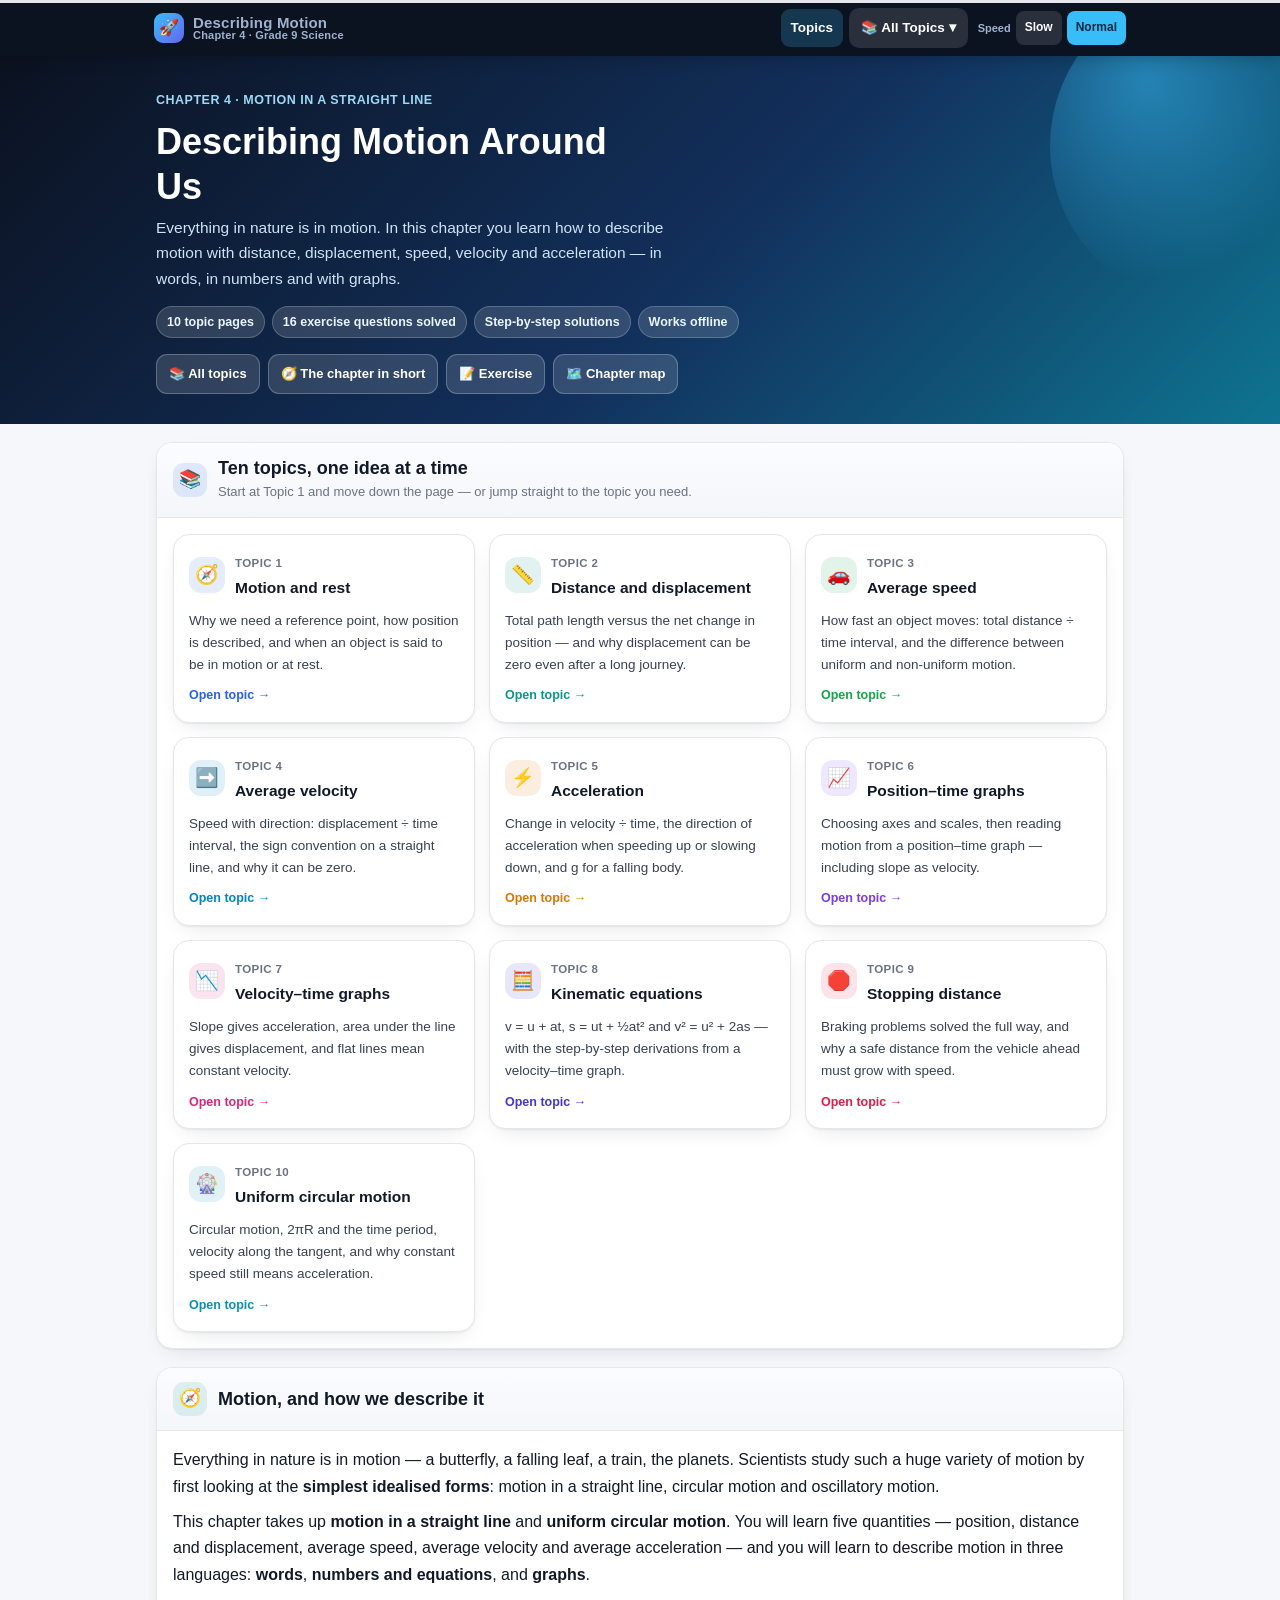
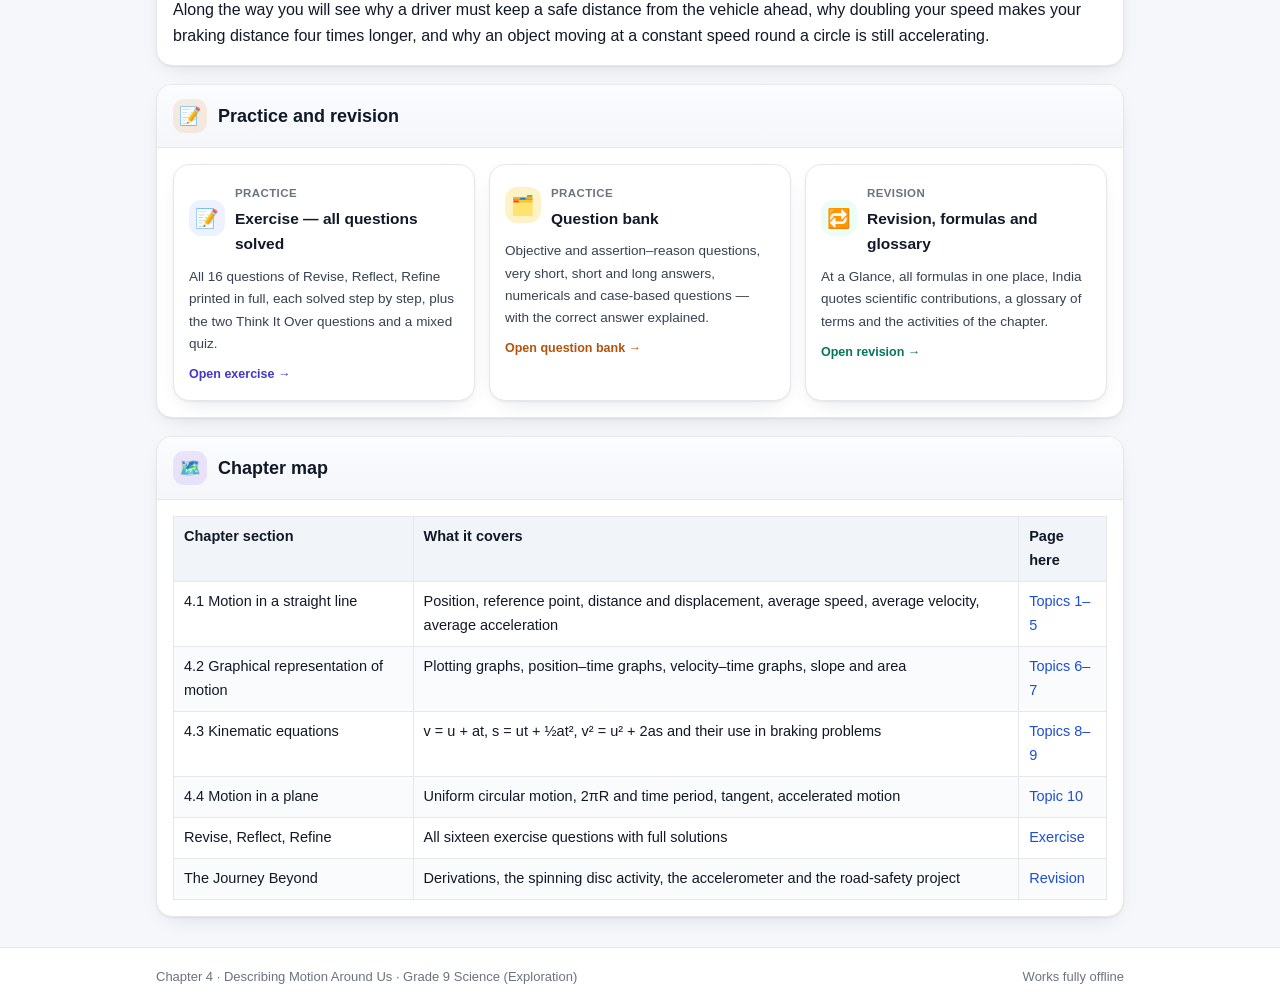
<file: index.html>
<!DOCTYPE html>
<html lang="en"><head>
<meta charset="utf-8">
<meta name="viewport" content="width=device-width, initial-scale=1">
<title>Describing Motion Around Us — Chapter 4 study site</title>
<meta name="description" content="Chapter 4 Describing Motion Around Us: all topics, exercise questions, question bank and revision material for Grade 9 science.">
<link rel="stylesheet" href="assets/css/style.css">
</head><body>
<div class="rbar" style="height:3px;background:#e5e7eb;position:fixed;top:0;left:0;right:0;z-index:99"><i style="display:block;height:3px;width:0;background:linear-gradient(90deg,#38bdf8,#6366f1)"></i></div>
<nav class="nav"><div class="nav-in">
  <a class="brand" href="index.html"><span class="atom">🚀</span><span><b>Describing Motion</b>
    <span>Chapter 4 · Grade 9 Science</span></span></a>
  <div class="nav-links">
    <a class="desk on" href="index.html">Topics</a>
    <div class="drop">
      <button class="dd-btn" type="button" aria-expanded="false">📚 All Topics ▾</button>
      <div class="drop-panel"><a href="topics/rest-motion.html" class=""><span class="dp-ico" style="background:#2563eb1f">🧭</span><span>Motion and rest</span></a><a href="topics/distance-displacement.html" class=""><span class="dp-ico" style="background:#0d94881f">📏</span><span>Distance and displacement</span></a><a href="topics/average-speed.html" class=""><span class="dp-ico" style="background:#16a34a1f">🚗</span><span>Average speed</span></a><a href="topics/average-velocity.html" class=""><span class="dp-ico" style="background:#0284c71f">➡️</span><span>Average velocity</span></a><a href="topics/acceleration.html" class=""><span class="dp-ico" style="background:#d977061f">⚡</span><span>Acceleration</span></a><a href="topics/position-time-graphs.html" class=""><span class="dp-ico" style="background:#7c3aed1f">📈</span><span>Position–time graphs</span></a><a href="topics/velocity-time-graphs.html" class=""><span class="dp-ico" style="background:#db27771f">📉</span><span>Velocity–time graphs</span></a><a href="topics/kinematic-equations.html" class=""><span class="dp-ico" style="background:#4338ca1f">🧮</span><span>Kinematic equations</span></a><a href="topics/applying-equations.html" class=""><span class="dp-ico" style="background:#e11d481f">🛑</span><span>Stopping distance</span></a><a href="topics/circular-motion.html" class=""><span class="dp-ico" style="background:#0891b21f">🎡</span><span>Uniform circular motion</span></a><div style="height:1px;background:#e5e7eb;margin:6px 4px"></div><a href="exercise.html"><span class="dp-ico" style="background:#eef2ff">📝</span><span>Exercise — all questions solved</span></a><a href="questionbank.html"><span class="dp-ico" style="background:#eef2ff">🗂️</span><span>Question bank</span></a><a href="revision.html"><span class="dp-ico" style="background:#eef2ff">🔁</span><span>Revision &amp; glossary</span></a></div>
    </div>
    <div class="spd" role="group" aria-label="Playback speed">
      <small>Speed</small>
      <button type="button" data-rate="0.85">Slow</button>
      <button type="button" class="on" data-rate="1">Normal</button>
    </div>
    <button class="menu-btn" type="button" aria-expanded="false">☰ Menu</button>
  </div>
</div></nav>
<header class="hero"><div class="wrap">
  <div class="crumb">Chapter 4 · Motion in a straight line</div><h1>Describing Motion Around Us</h1><p class="lead">Everything in nature is in motion. In this chapter you learn how to describe motion with distance, displacement, speed, velocity and acceleration — in words, in numbers and with graphs.</p><div class="tags"><span class="tag">10 topic pages</span><span class="tag">16 exercise questions solved</span><span class="tag">Step-by-step solutions</span><span class="tag">Works offline</span></div><div class="jumplinks"><a href="#topics">📚 All topics</a><a href="#story">🧭 The chapter in short</a><a href="#practice">📝 Exercise</a><a href="#map">🗺️ Chapter map</a></div>
</div></header><div class="wrap"><section class="card" id="topics"><div class="hd">
  <span class="ico" style="background:#2563eb1f">📚</span><div><h2>Ten topics, one idea at a time</h2><p>Start at Topic 1 and move down the page — or jump straight to the topic you need.</p></div>
</div><div class="bd"><div class="tgrid"><a class="tcard" href="topics/rest-motion.html"><span class="tn"><span class="ico" style="background:#2563eb1f">🧭</span><span><small>Topic 1</small><b>Motion and rest</b></span></span><p>Why we need a reference point, how position is described, and when an object is said to be in motion or at rest.</p><span class="go" style="color:#2563eb">Open topic →</span></a><a class="tcard" href="topics/distance-displacement.html"><span class="tn"><span class="ico" style="background:#0d94881f">📏</span><span><small>Topic 2</small><b>Distance and displacement</b></span></span><p>Total path length versus the net change in position — and why displacement can be zero even after a long journey.</p><span class="go" style="color:#0d9488">Open topic →</span></a><a class="tcard" href="topics/average-speed.html"><span class="tn"><span class="ico" style="background:#16a34a1f">🚗</span><span><small>Topic 3</small><b>Average speed</b></span></span><p>How fast an object moves: total distance ÷ time interval, and the difference between uniform and non-uniform motion.</p><span class="go" style="color:#16a34a">Open topic →</span></a><a class="tcard" href="topics/average-velocity.html"><span class="tn"><span class="ico" style="background:#0284c71f">➡️</span><span><small>Topic 4</small><b>Average velocity</b></span></span><p>Speed with direction: displacement ÷ time interval, the sign convention on a straight line, and why it can be zero.</p><span class="go" style="color:#0284c7">Open topic →</span></a><a class="tcard" href="topics/acceleration.html"><span class="tn"><span class="ico" style="background:#d977061f">⚡</span><span><small>Topic 5</small><b>Acceleration</b></span></span><p>Change in velocity ÷ time, the direction of acceleration when speeding up or slowing down, and g for a falling body.</p><span class="go" style="color:#d97706">Open topic →</span></a><a class="tcard" href="topics/position-time-graphs.html"><span class="tn"><span class="ico" style="background:#7c3aed1f">📈</span><span><small>Topic 6</small><b>Position–time graphs</b></span></span><p>Choosing axes and scales, then reading motion from a position–time graph — including slope as velocity.</p><span class="go" style="color:#7c3aed">Open topic →</span></a><a class="tcard" href="topics/velocity-time-graphs.html"><span class="tn"><span class="ico" style="background:#db27771f">📉</span><span><small>Topic 7</small><b>Velocity–time graphs</b></span></span><p>Slope gives acceleration, area under the line gives displacement, and flat lines mean constant velocity.</p><span class="go" style="color:#db2777">Open topic →</span></a><a class="tcard" href="topics/kinematic-equations.html"><span class="tn"><span class="ico" style="background:#4338ca1f">🧮</span><span><small>Topic 8</small><b>Kinematic equations</b></span></span><p>v = u + at, s = ut + ½at² and v² = u² + 2as — with the step-by-step derivations from a velocity–time graph.</p><span class="go" style="color:#4338ca">Open topic →</span></a><a class="tcard" href="topics/applying-equations.html"><span class="tn"><span class="ico" style="background:#e11d481f">🛑</span><span><small>Topic 9</small><b>Stopping distance</b></span></span><p>Braking problems solved the full way, and why a safe distance from the vehicle ahead must grow with speed.</p><span class="go" style="color:#e11d48">Open topic →</span></a><a class="tcard" href="topics/circular-motion.html"><span class="tn"><span class="ico" style="background:#0891b21f">🎡</span><span><small>Topic 10</small><b>Uniform circular motion</b></span></span><p>Circular motion, 2πR and the time period, velocity along the tangent, and why constant speed still means acceleration.</p><span class="go" style="color:#0891b2">Open topic →</span></a></div></div></section><section class="card" id="story"><div class="hd">
  <span class="ico" style="background:#0d94881f">🧭</span><div><h2>Motion, and how we describe it</h2></div>
</div><div class="bd"><p>Everything in nature is in motion — a butterfly, a falling leaf, a train, the planets. Scientists study such a huge variety of motion by first looking at the <b>simplest idealised forms</b>: motion in a straight line, circular motion and oscillatory motion.</p><p>This chapter takes up <b>motion in a straight line</b> and <b>uniform circular motion</b>. You will learn five quantities — position, distance and displacement, average speed, average velocity and average acceleration — and you will learn to describe motion in three languages: <b>words</b>, <b>numbers and equations</b>, and <b>graphs</b>.</p><p>Along the way you will see why a driver must keep a safe distance from the vehicle ahead, why doubling your speed makes your braking distance four times longer, and why an object moving at a constant speed round a circle is still accelerating.</p></div></section><section class="card" id="practice"><div class="hd">
  <span class="ico" style="background:#d977061f">📝</span><div><h2>Practice and revision</h2></div>
</div><div class="bd"><div class="tgrid"><a class="tcard" href="exercise.html"><span class="tn"><span class="ico" style="background:#eef2ff">📝</span><span><small>Practice</small><b>Exercise — all questions solved</b></span></span><p>All 16 questions of Revise, Reflect, Refine printed in full, each solved step by step, plus the two Think It Over questions and a mixed quiz.</p><span class="go" style="color:#4338ca">Open exercise →</span></a><a class="tcard" href="questionbank.html"><span class="tn"><span class="ico" style="background:#fef3c7">🗂️</span><span><small>Practice</small><b>Question bank</b></span></span><p>Objective and assertion–reason questions, very short, short and long answers, numericals and case-based questions — with the correct answer explained.</p><span class="go" style="color:#b45309">Open question bank →</span></a><a class="tcard" href="revision.html"><span class="tn"><span class="ico" style="background:#ecfdf5">🔁</span><span><small>Revision</small><b>Revision, formulas and glossary</b></span></span><p>At a Glance, all formulas in one place, Indiaquotes scientific contributions, a glossary of terms and the activities of the chapter.</p><span class="go" style="color:#047857">Open revision →</span></a></div></div></section><section class="card" id="map"><div class="hd">
  <span class="ico" style="background:#7c3aed1f">🗺️</span><div><h2>Chapter map</h2></div>
</div><div class="bd"><table><thead><tr><th>Chapter section</th><th>What it covers</th><th>Page here</th></tr></thead><tbody><tr><td>4.1 Motion in a straight line</td><td>Position, reference point, distance and displacement, average speed, average velocity, average acceleration</td><td><a href='topics/rest-motion.html'>Topics 1–5</a></td></tr><tr><td>4.2 Graphical representation of motion</td><td>Plotting graphs, position–time graphs, velocity–time graphs, slope and area</td><td><a href='topics/position-time-graphs.html'>Topics 6–7</a></td></tr><tr><td>4.3 Kinematic equations</td><td>v = u + at, s = ut + ½at², v² = u² + 2as and their use in braking problems</td><td><a href='topics/kinematic-equations.html'>Topics 8–9</a></td></tr><tr><td>4.4 Motion in a plane</td><td>Uniform circular motion, 2πR and time period, tangent, accelerated motion</td><td><a href='topics/circular-motion.html'>Topic 10</a></td></tr><tr><td>Revise, Reflect, Refine</td><td>All sixteen exercise questions with full solutions</td><td><a href='exercise.html'>Exercise</a></td></tr><tr><td>The Journey Beyond</td><td>Derivations, the spinning disc activity, the accelerometer and the road-safety project</td><td><a href='revision.html'>Revision</a></td></tr></tbody></table></div></section></div>
<footer class="foot"><div class="in"><span>Chapter 4 · Describing Motion Around Us · Grade 9 Science (Exploration)</span><span>Works fully offline</span></div></footer>
<script src="assets/js/main.js"></script>

</body></html>
</file>
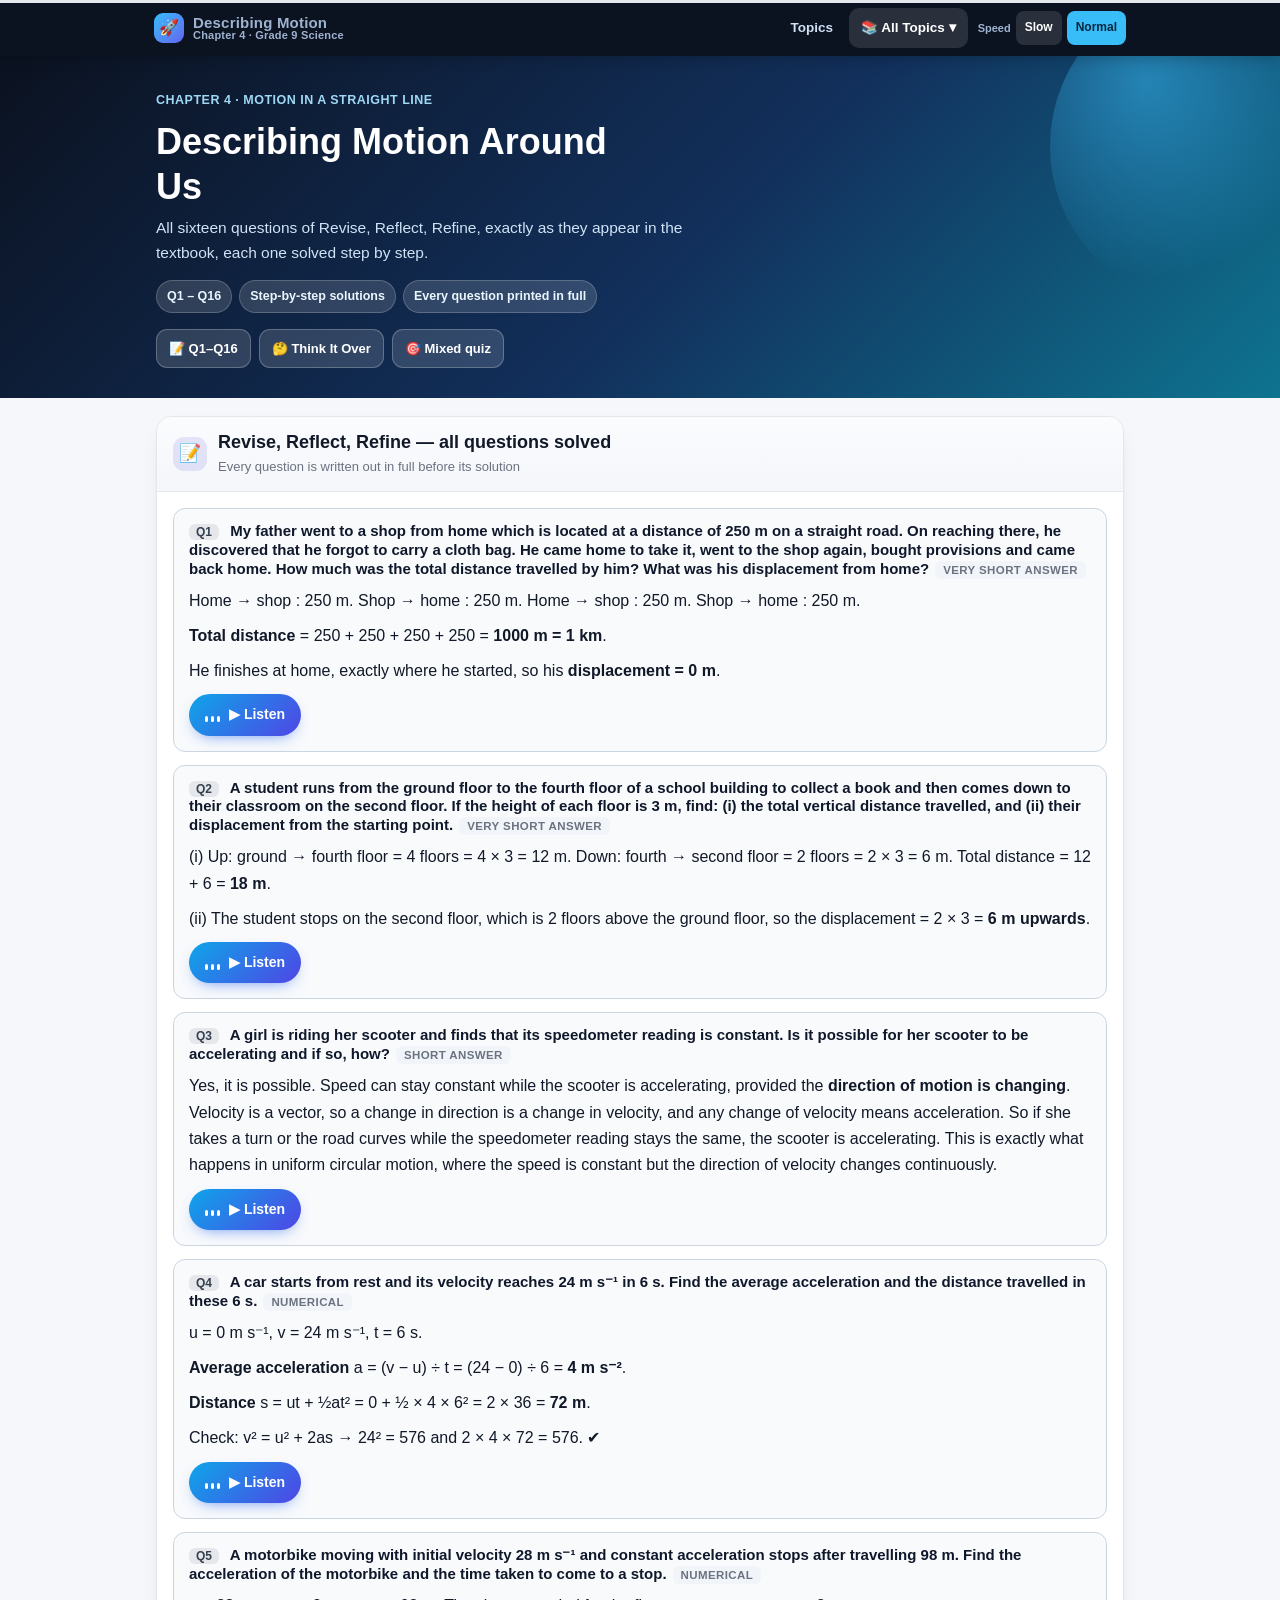
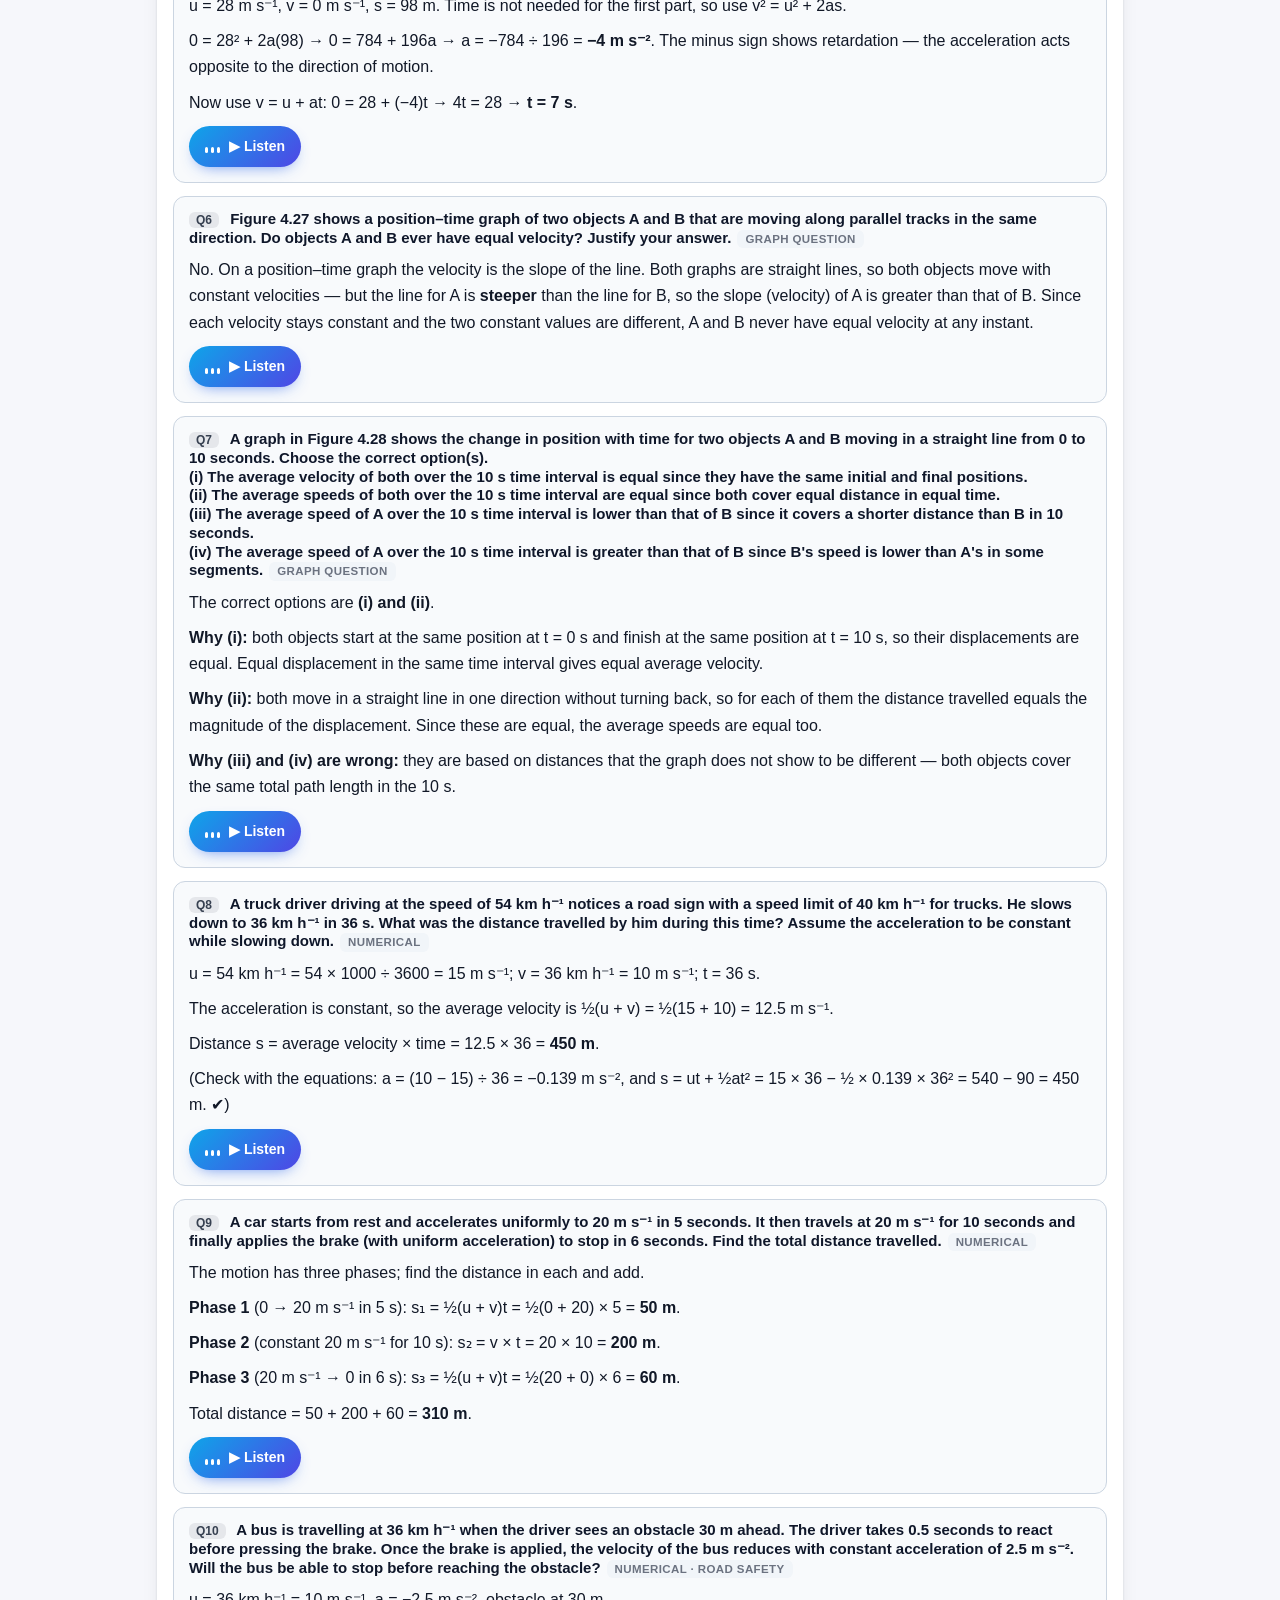
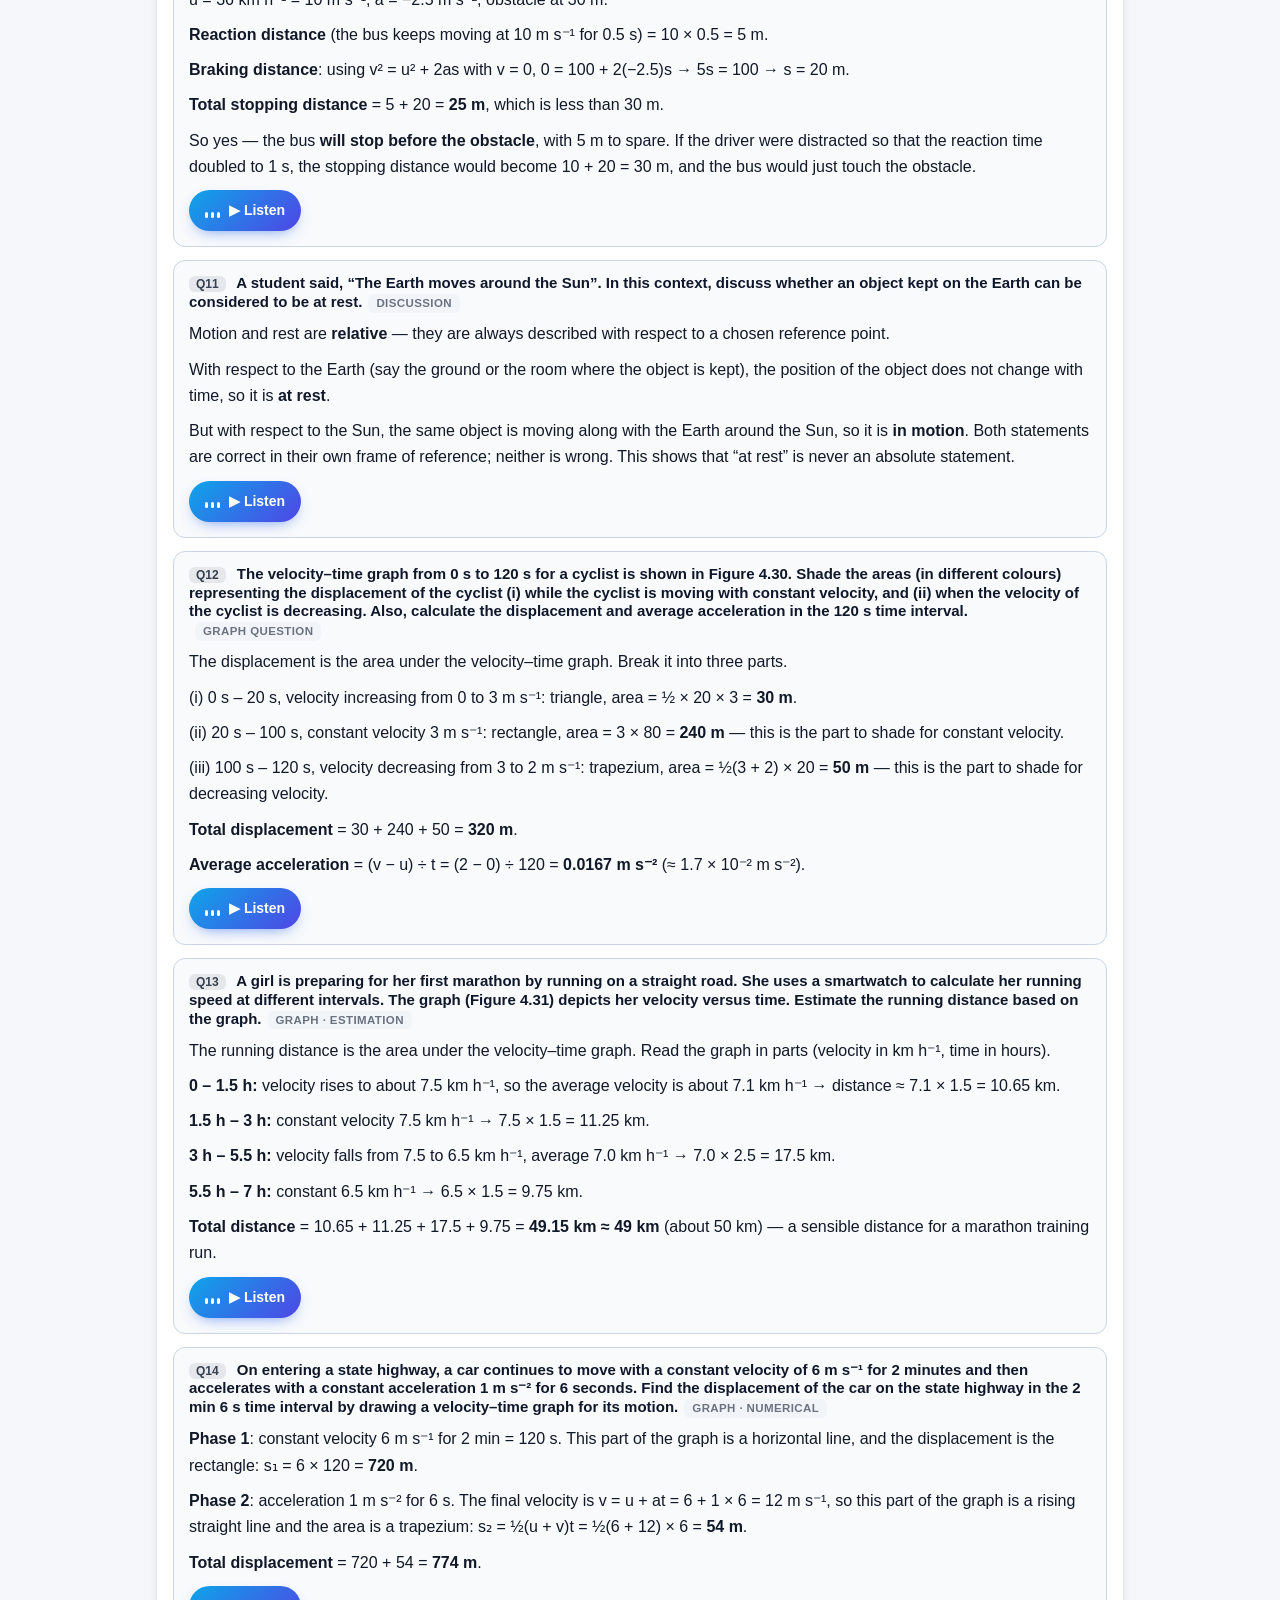
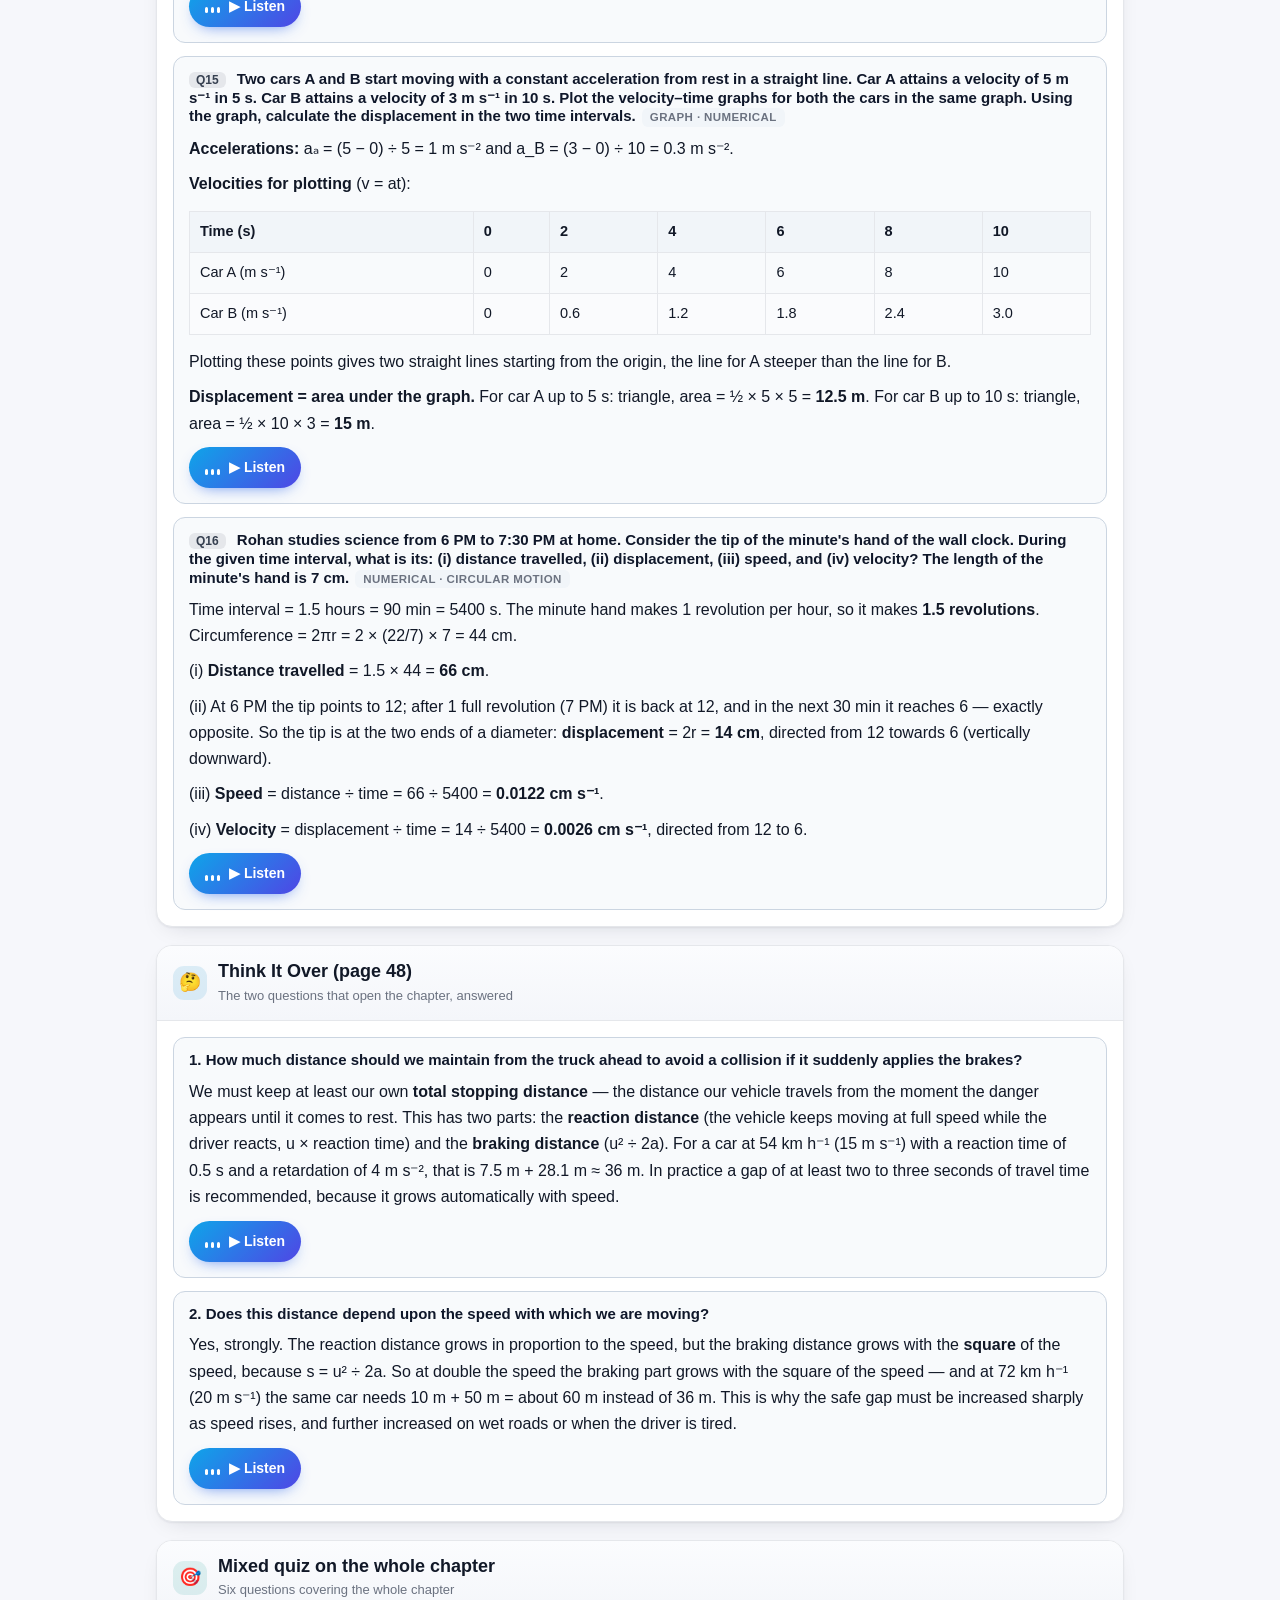
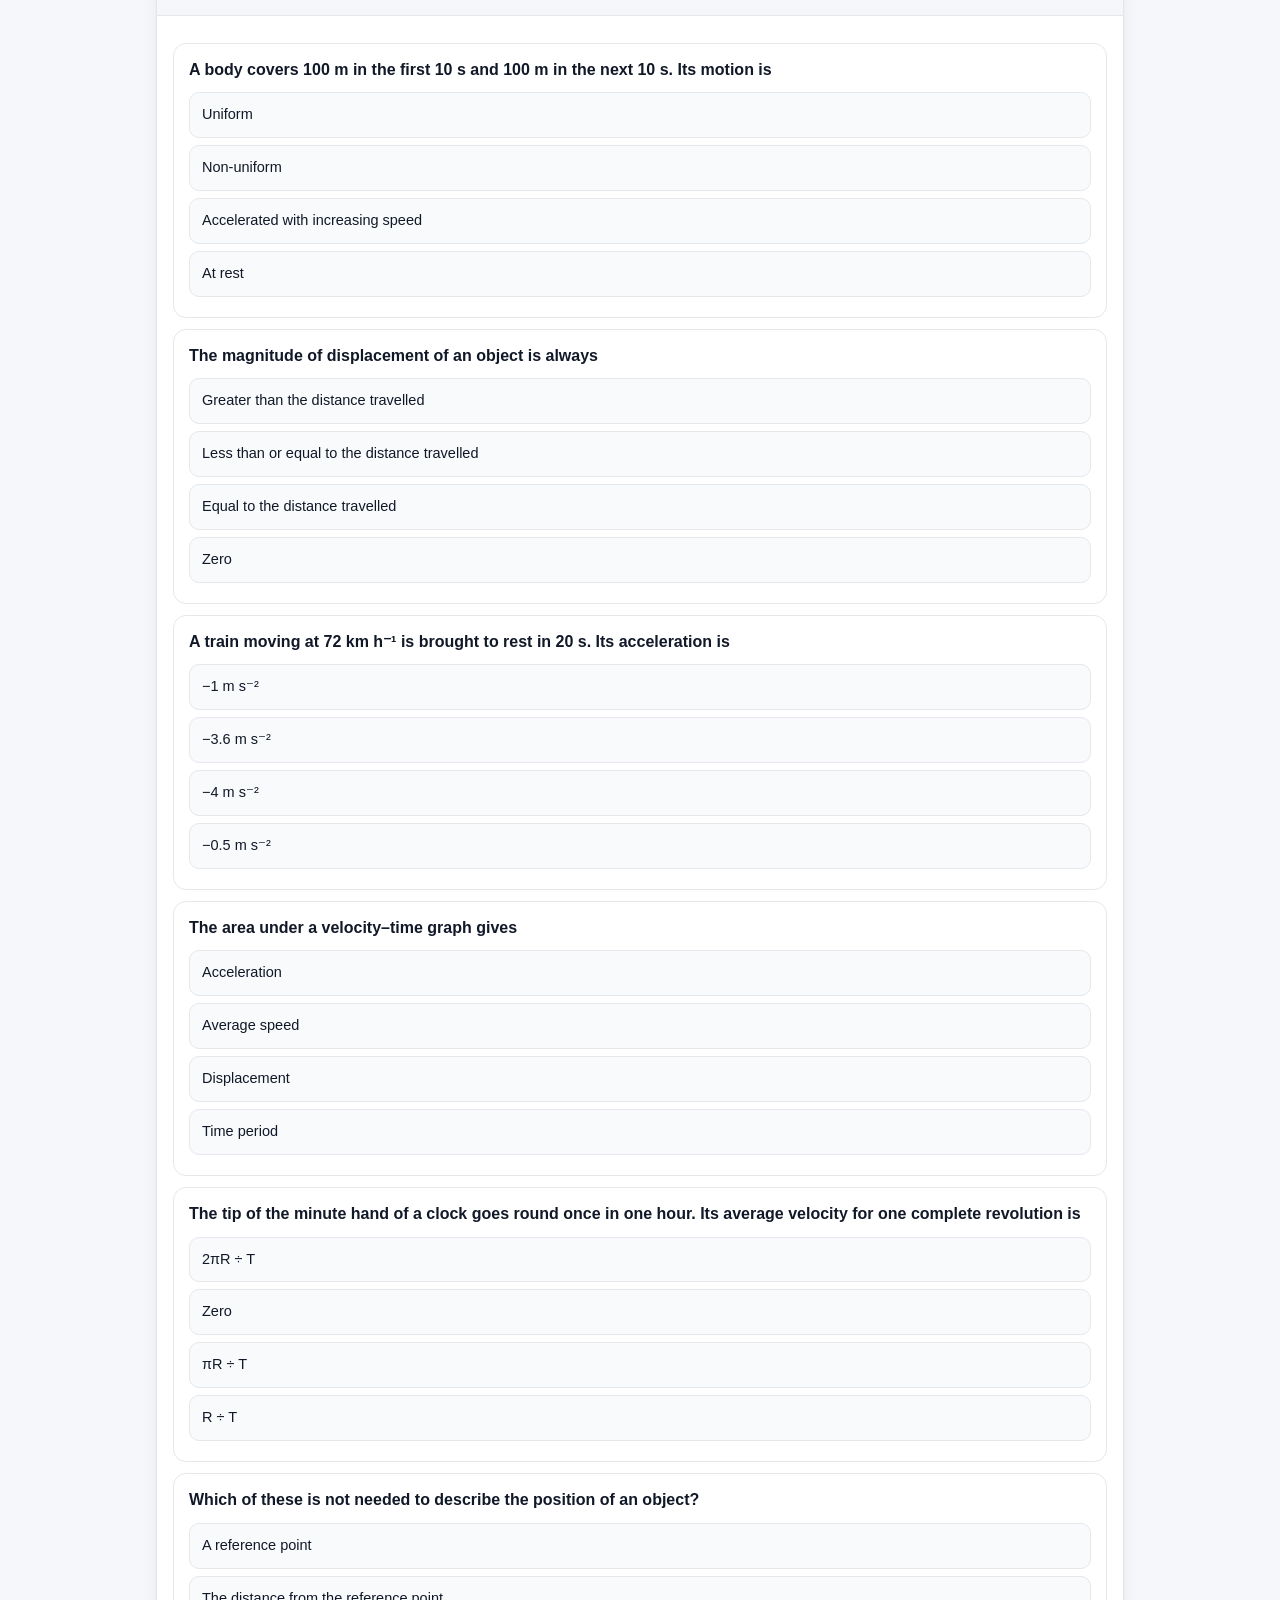
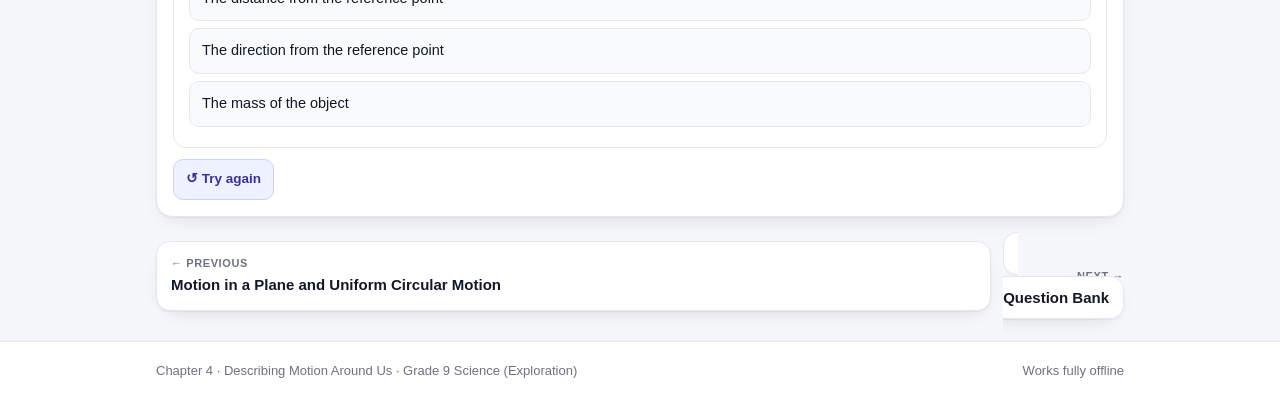
<file: exercise.html>
<!DOCTYPE html>
<html lang="en"><head>
<meta charset="utf-8">
<meta name="viewport" content="width=device-width, initial-scale=1">
<title>Exercise — All Questions Solved — Chapter 4</title>
<meta name="description" content="All 16 textbook exercise questions of Chapter 4 solved step by step.">
<link rel="stylesheet" href="assets/css/style.css">
</head><body>
<div class="rbar" style="height:3px;background:#e5e7eb;position:fixed;top:0;left:0;right:0;z-index:99"><i style="display:block;height:3px;width:0;background:linear-gradient(90deg,#38bdf8,#6366f1)"></i></div>
<nav class="nav"><div class="nav-in">
  <a class="brand" href="index.html"><span class="atom">🚀</span><span><b>Describing Motion</b>
    <span>Chapter 4 · Grade 9 Science</span></span></a>
  <div class="nav-links">
    <a class="desk" href="index.html">Topics</a>
    <div class="drop">
      <button class="dd-btn" type="button" aria-expanded="false">📚 All Topics ▾</button>
      <div class="drop-panel"><a href="topics/rest-motion.html" class=""><span class="dp-ico" style="background:#2563eb1f">🧭</span><span>Motion and rest</span></a><a href="topics/distance-displacement.html" class=""><span class="dp-ico" style="background:#0d94881f">📏</span><span>Distance and displacement</span></a><a href="topics/average-speed.html" class=""><span class="dp-ico" style="background:#16a34a1f">🚗</span><span>Average speed</span></a><a href="topics/average-velocity.html" class=""><span class="dp-ico" style="background:#0284c71f">➡️</span><span>Average velocity</span></a><a href="topics/acceleration.html" class=""><span class="dp-ico" style="background:#d977061f">⚡</span><span>Acceleration</span></a><a href="topics/position-time-graphs.html" class=""><span class="dp-ico" style="background:#7c3aed1f">📈</span><span>Position–time graphs</span></a><a href="topics/velocity-time-graphs.html" class=""><span class="dp-ico" style="background:#db27771f">📉</span><span>Velocity–time graphs</span></a><a href="topics/kinematic-equations.html" class=""><span class="dp-ico" style="background:#4338ca1f">🧮</span><span>Kinematic equations</span></a><a href="topics/applying-equations.html" class=""><span class="dp-ico" style="background:#e11d481f">🛑</span><span>Stopping distance</span></a><a href="topics/circular-motion.html" class=""><span class="dp-ico" style="background:#0891b21f">🎡</span><span>Uniform circular motion</span></a><div style="height:1px;background:#e5e7eb;margin:6px 4px"></div><a href="exercise.html"><span class="dp-ico" style="background:#eef2ff">📝</span><span>Exercise — all questions solved</span></a><a href="questionbank.html"><span class="dp-ico" style="background:#eef2ff">🗂️</span><span>Question bank</span></a><a href="revision.html"><span class="dp-ico" style="background:#eef2ff">🔁</span><span>Revision &amp; glossary</span></a></div>
    </div>
    <div class="spd" role="group" aria-label="Playback speed">
      <small>Speed</small>
      <button type="button" data-rate="0.85">Slow</button>
      <button type="button" class="on" data-rate="1">Normal</button>
    </div>
    <button class="menu-btn" type="button" aria-expanded="false">☰ Menu</button>
  </div>
</div></nav>
<header class="hero"><div class="wrap">
  <div class="crumb">Chapter 4 · Motion in a straight line</div><h1>Describing Motion Around Us</h1><p class="lead">All sixteen questions of Revise, Reflect, Refine, exactly as they appear in the textbook, each one solved step by step.</p><div class="tags"><span class="tag">Q1 – Q16</span><span class="tag">Step-by-step solutions</span><span class="tag">Every question printed in full</span></div><div class="jumplinks"><a href="#r3">📝 Q1–Q16</a><a href="#think">🤔 Think It Over</a><a href="#qz">🎯 Mixed quiz</a></div>
</div></header><div class="wrap"><section class="card" id="r3"><div class="hd">
  <span class="ico" style="background:#4338ca1f">📝</span><div><h2>Revise, Reflect, Refine — all questions solved</h2><p>Every question is written out in full before its solution</p></div>
</div><div class="bd"><div class="ex" style="border-style:solid"><h4><span class="qbadge">Q1</span> My father went to a shop from home which is located at a distance of 250 m on a straight road. On reaching there, he discovered that he forgot to carry a cloth bag. He came home to take it, went to the shop again, bought provisions and came back home. How much was the total distance travelled by him? What was his displacement from home?<span class="meta">Very short answer</span></h4><p>Home → shop : 250 m. Shop → home : 250 m. Home → shop : 250 m. Shop → home : 250 m.</p><p><b>Total distance</b> = 250 + 250 + 250 + 250 = <b>1000 m = 1 km</b>.</p><p>He finishes at home, exactly where he started, so his <b>displacement = 0 m</b>.</p><div class="aud-row"><button class="aud-btn" data-src="audio/ex_q01.mp3" type="button" aria-label="▶ Listen"><span class="wave"><i></i><i></i><i></i></span><span class="lbl">▶ Listen</span></button></div></div><div class="ex" style="border-style:solid"><h4><span class="qbadge">Q2</span> A student runs from the ground floor to the fourth floor of a school building to collect a book and then comes down to their classroom on the second floor. If the height of each floor is 3 m, find: (i) the total vertical distance travelled, and (ii) their displacement from the starting point.<span class="meta">Very short answer</span></h4><p>(i) Up: ground → fourth floor = 4 floors = 4 × 3 = 12 m. Down: fourth → second floor = 2 floors = 2 × 3 = 6 m. Total distance = 12 + 6 = <b>18 m</b>.</p><p>(ii) The student stops on the second floor, which is 2 floors above the ground floor, so the displacement = 2 × 3 = <b>6 m upwards</b>.</p><div class="aud-row"><button class="aud-btn" data-src="audio/ex_q02.mp3" type="button" aria-label="▶ Listen"><span class="wave"><i></i><i></i><i></i></span><span class="lbl">▶ Listen</span></button></div></div><div class="ex" style="border-style:solid"><h4><span class="qbadge">Q3</span> A girl is riding her scooter and finds that its speedometer reading is constant. Is it possible for her scooter to be accelerating and if so, how?<span class="meta">Short answer</span></h4><p>Yes, it is possible. Speed can stay constant while the scooter is accelerating, provided the <b>direction of motion is changing</b>. Velocity is a vector, so a change in direction is a change in velocity, and any change of velocity means acceleration. So if she takes a turn or the road curves while the speedometer reading stays the same, the scooter is accelerating. This is exactly what happens in uniform circular motion, where the speed is constant but the direction of velocity changes continuously.</p><div class="aud-row"><button class="aud-btn" data-src="audio/ex_q03.mp3" type="button" aria-label="▶ Listen"><span class="wave"><i></i><i></i><i></i></span><span class="lbl">▶ Listen</span></button></div></div><div class="ex" style="border-style:solid"><h4><span class="qbadge">Q4</span> A car starts from rest and its velocity reaches 24 m s⁻¹ in 6 s. Find the average acceleration and the distance travelled in these 6 s.<span class="meta">Numerical</span></h4><p>u = 0 m s⁻¹, v = 24 m s⁻¹, t = 6 s.</p><p><b>Average acceleration</b> a = (v − u) ÷ t = (24 − 0) ÷ 6 = <b>4 m s⁻²</b>.</p><p><b>Distance</b> s = ut + ½at² = 0 + ½ × 4 × 6² = 2 × 36 = <b>72 m</b>.</p><p>Check: v² = u² + 2as → 24² = 576 and 2 × 4 × 72 = 576. ✔</p><div class="aud-row"><button class="aud-btn" data-src="audio/ex_q04.mp3" type="button" aria-label="▶ Listen"><span class="wave"><i></i><i></i><i></i></span><span class="lbl">▶ Listen</span></button></div></div><div class="ex" style="border-style:solid"><h4><span class="qbadge">Q5</span> A motorbike moving with initial velocity 28 m s⁻¹ and constant acceleration stops after travelling 98 m. Find the acceleration of the motorbike and the time taken to come to a stop.<span class="meta">Numerical</span></h4><p>u = 28 m s⁻¹, v = 0 m s⁻¹, s = 98 m. Time is not needed for the first part, so use v² = u² + 2as.</p><p>0 = 28² + 2a(98) → 0 = 784 + 196a → a = −784 ÷ 196 = <b>−4 m s⁻²</b>. The minus sign shows retardation — the acceleration acts opposite to the direction of motion.</p><p>Now use v = u + at: 0 = 28 + (−4)t → 4t = 28 → <b>t = 7 s</b>.</p><div class="aud-row"><button class="aud-btn" data-src="audio/ex_q05.mp3" type="button" aria-label="▶ Listen"><span class="wave"><i></i><i></i><i></i></span><span class="lbl">▶ Listen</span></button></div></div><div class="ex" style="border-style:solid"><h4><span class="qbadge">Q6</span> Figure 4.27 shows a position–time graph of two objects A and B that are moving along parallel tracks in the same direction. Do objects A and B ever have equal velocity? Justify your answer.<span class="meta">Graph question</span></h4><p>No. On a position–time graph the velocity is the slope of the line. Both graphs are straight lines, so both objects move with constant velocities — but the line for A is <b>steeper</b> than the line for B, so the slope (velocity) of A is greater than that of B. Since each velocity stays constant and the two constant values are different, A and B never have equal velocity at any instant.</p><div class="aud-row"><button class="aud-btn" data-src="audio/ex_q06.mp3" type="button" aria-label="▶ Listen"><span class="wave"><i></i><i></i><i></i></span><span class="lbl">▶ Listen</span></button></div></div><div class="ex" style="border-style:solid"><h4><span class="qbadge">Q7</span> A graph in Figure 4.28 shows the change in position with time for two objects A and B moving in a straight line from 0 to 10 seconds. Choose the correct option(s).<br>(i) The average velocity of both over the 10 s time interval is equal since they have the same initial and final positions.<br>(ii) The average speeds of both over the 10 s time interval are equal since both cover equal distance in equal time.<br>(iii) The average speed of A over the 10 s time interval is lower than that of B since it covers a shorter distance than B in 10 seconds.<br>(iv) The average speed of A over the 10 s time interval is greater than that of B since B's speed is lower than A's in some segments.<span class="meta">Graph question</span></h4><p>The correct options are <b>(i) and (ii)</b>.</p><p><b>Why (i):</b> both objects start at the same position at t = 0 s and finish at the same position at t = 10 s, so their displacements are equal. Equal displacement in the same time interval gives equal average velocity.</p><p><b>Why (ii):</b> both move in a straight line in one direction without turning back, so for each of them the distance travelled equals the magnitude of the displacement. Since these are equal, the average speeds are equal too.</p><p><b>Why (iii) and (iv) are wrong:</b> they are based on distances that the graph does not show to be different — both objects cover the same total path length in the 10 s.</p><div class="aud-row"><button class="aud-btn" data-src="audio/ex_q07.mp3" type="button" aria-label="▶ Listen"><span class="wave"><i></i><i></i><i></i></span><span class="lbl">▶ Listen</span></button></div></div><div class="ex" style="border-style:solid"><h4><span class="qbadge">Q8</span> A truck driver driving at the speed of 54 km h⁻¹ notices a road sign with a speed limit of 40 km h⁻¹ for trucks. He slows down to 36 km h⁻¹ in 36 s. What was the distance travelled by him during this time? Assume the acceleration to be constant while slowing down.<span class="meta">Numerical</span></h4><p>u = 54 km h⁻¹ = 54 × 1000 ÷ 3600 = 15 m s⁻¹; v = 36 km h⁻¹ = 10 m s⁻¹; t = 36 s.</p><p>The acceleration is constant, so the average velocity is ½(u + v) = ½(15 + 10) = 12.5 m s⁻¹.</p><p>Distance s = average velocity × time = 12.5 × 36 = <b>450 m</b>.</p><p>(Check with the equations: a = (10 − 15) ÷ 36 = −0.139 m s⁻², and s = ut + ½at² = 15 × 36 − ½ × 0.139 × 36² = 540 − 90 = 450 m. ✔)</p><div class="aud-row"><button class="aud-btn" data-src="audio/ex_q08.mp3" type="button" aria-label="▶ Listen"><span class="wave"><i></i><i></i><i></i></span><span class="lbl">▶ Listen</span></button></div></div><div class="ex" style="border-style:solid"><h4><span class="qbadge">Q9</span> A car starts from rest and accelerates uniformly to 20 m s⁻¹ in 5 seconds. It then travels at 20 m s⁻¹ for 10 seconds and finally applies the brake (with uniform acceleration) to stop in 6 seconds. Find the total distance travelled.<span class="meta">Numerical</span></h4><p>The motion has three phases; find the distance in each and add.</p><p><b>Phase 1</b> (0 → 20 m s⁻¹ in 5 s): s₁ = ½(u + v)t = ½(0 + 20) × 5 = <b>50 m</b>.</p><p><b>Phase 2</b> (constant 20 m s⁻¹ for 10 s): s₂ = v × t = 20 × 10 = <b>200 m</b>.</p><p><b>Phase 3</b> (20 m s⁻¹ → 0 in 6 s): s₃ = ½(u + v)t = ½(20 + 0) × 6 = <b>60 m</b>.</p><p>Total distance = 50 + 200 + 60 = <b>310 m</b>.</p><div class="aud-row"><button class="aud-btn" data-src="audio/ex_q09.mp3" type="button" aria-label="▶ Listen"><span class="wave"><i></i><i></i><i></i></span><span class="lbl">▶ Listen</span></button></div></div><div class="ex" style="border-style:solid"><h4><span class="qbadge">Q10</span> A bus is travelling at 36 km h⁻¹ when the driver sees an obstacle 30 m ahead. The driver takes 0.5 seconds to react before pressing the brake. Once the brake is applied, the velocity of the bus reduces with constant acceleration of 2.5 m s⁻². Will the bus be able to stop before reaching the obstacle?<span class="meta">Numerical · road safety</span></h4><p>u = 36 km h⁻¹ = 10 m s⁻¹, a = −2.5 m s⁻², obstacle at 30 m.</p><p><b>Reaction distance</b> (the bus keeps moving at 10 m s⁻¹ for 0.5 s) = 10 × 0.5 = 5 m.</p><p><b>Braking distance</b>: using v² = u² + 2as with v = 0, 0 = 100 + 2(−2.5)s → 5s = 100 → s = 20 m.</p><p><b>Total stopping distance</b> = 5 + 20 = <b>25 m</b>, which is less than 30 m.</p><p>So yes — the bus <b>will stop before the obstacle</b>, with 5 m to spare. If the driver were distracted so that the reaction time doubled to 1 s, the stopping distance would become 10 + 20 = 30 m, and the bus would just touch the obstacle.</p><div class="aud-row"><button class="aud-btn" data-src="audio/ex_q10.mp3" type="button" aria-label="▶ Listen"><span class="wave"><i></i><i></i><i></i></span><span class="lbl">▶ Listen</span></button></div></div><div class="ex" style="border-style:solid"><h4><span class="qbadge">Q11</span> A student said, “The Earth moves around the Sun”. In this context, discuss whether an object kept on the Earth can be considered to be at rest.<span class="meta">Discussion</span></h4><p>Motion and rest are <b>relative</b> — they are always described with respect to a chosen reference point.</p><p>With respect to the Earth (say the ground or the room where the object is kept), the position of the object does not change with time, so it is <b>at rest</b>.</p><p>But with respect to the Sun, the same object is moving along with the Earth around the Sun, so it is <b>in motion</b>. Both statements are correct in their own frame of reference; neither is wrong. This shows that “at rest” is never an absolute statement.</p><div class="aud-row"><button class="aud-btn" data-src="audio/ex_q11.mp3" type="button" aria-label="▶ Listen"><span class="wave"><i></i><i></i><i></i></span><span class="lbl">▶ Listen</span></button></div></div><div class="ex" style="border-style:solid"><h4><span class="qbadge">Q12</span> The velocity–time graph from 0 s to 120 s for a cyclist is shown in Figure 4.30. Shade the areas (in different colours) representing the displacement of the cyclist (i) while the cyclist is moving with constant velocity, and (ii) when the velocity of the cyclist is decreasing. Also, calculate the displacement and average acceleration in the 120 s time interval.<span class="meta">Graph question</span></h4><p>The displacement is the area under the velocity–time graph. Break it into three parts.</p><p>(i) 0 s – 20 s, velocity increasing from 0 to 3 m s⁻¹: triangle, area = ½ × 20 × 3 = <b>30 m</b>.</p><p>(ii) 20 s – 100 s, constant velocity 3 m s⁻¹: rectangle, area = 3 × 80 = <b>240 m</b> — this is the part to shade for constant velocity.</p><p>(iii) 100 s – 120 s, velocity decreasing from 3 to 2 m s⁻¹: trapezium, area = ½(3 + 2) × 20 = <b>50 m</b> — this is the part to shade for decreasing velocity.</p><p><b>Total displacement</b> = 30 + 240 + 50 = <b>320 m</b>.</p><p><b>Average acceleration</b> = (v − u) ÷ t = (2 − 0) ÷ 120 = <b>0.0167 m s⁻²</b> (≈ 1.7 × 10⁻² m s⁻²).</p><div class="aud-row"><button class="aud-btn" data-src="audio/ex_q12.mp3" type="button" aria-label="▶ Listen"><span class="wave"><i></i><i></i><i></i></span><span class="lbl">▶ Listen</span></button></div></div><div class="ex" style="border-style:solid"><h4><span class="qbadge">Q13</span> A girl is preparing for her first marathon by running on a straight road. She uses a smartwatch to calculate her running speed at different intervals. The graph (Figure 4.31) depicts her velocity versus time. Estimate the running distance based on the graph.<span class="meta">Graph · estimation</span></h4><p>The running distance is the area under the velocity–time graph. Read the graph in parts (velocity in km h⁻¹, time in hours).</p><p><b>0 – 1.5 h:</b> velocity rises to about 7.5 km h⁻¹, so the average velocity is about 7.1 km h⁻¹ → distance ≈ 7.1 × 1.5 = 10.65 km.</p><p><b>1.5 h – 3 h:</b> constant velocity 7.5 km h⁻¹ → 7.5 × 1.5 = 11.25 km.</p><p><b>3 h – 5.5 h:</b> velocity falls from 7.5 to 6.5 km h⁻¹, average 7.0 km h⁻¹ → 7.0 × 2.5 = 17.5 km.</p><p><b>5.5 h – 7 h:</b> constant 6.5 km h⁻¹ → 6.5 × 1.5 = 9.75 km.</p><p><b>Total distance</b> = 10.65 + 11.25 + 17.5 + 9.75 = <b>49.15 km ≈ 49 km</b> (about 50 km) — a sensible distance for a marathon training run.</p><div class="aud-row"><button class="aud-btn" data-src="audio/ex_q13.mp3" type="button" aria-label="▶ Listen"><span class="wave"><i></i><i></i><i></i></span><span class="lbl">▶ Listen</span></button></div></div><div class="ex" style="border-style:solid"><h4><span class="qbadge">Q14</span> On entering a state highway, a car continues to move with a constant velocity of 6 m s⁻¹ for 2 minutes and then accelerates with a constant acceleration 1 m s⁻² for 6 seconds. Find the displacement of the car on the state highway in the 2 min 6 s time interval by drawing a velocity–time graph for its motion.<span class="meta">Graph · numerical</span></h4><p><b>Phase 1</b>: constant velocity 6 m s⁻¹ for 2 min = 120 s. This part of the graph is a horizontal line, and the displacement is the rectangle: s₁ = 6 × 120 = <b>720 m</b>.</p><p><b>Phase 2</b>: acceleration 1 m s⁻² for 6 s. The final velocity is v = u + at = 6 + 1 × 6 = 12 m s⁻¹, so this part of the graph is a rising straight line and the area is a trapezium: s₂ = ½(u + v)t = ½(6 + 12) × 6 = <b>54 m</b>.</p><p><b>Total displacement</b> = 720 + 54 = <b>774 m</b>.</p><div class="aud-row"><button class="aud-btn" data-src="audio/ex_q14.mp3" type="button" aria-label="▶ Listen"><span class="wave"><i></i><i></i><i></i></span><span class="lbl">▶ Listen</span></button></div></div><div class="ex" style="border-style:solid"><h4><span class="qbadge">Q15</span> Two cars A and B start moving with a constant acceleration from rest in a straight line. Car A attains a velocity of 5 m s⁻¹ in 5 s. Car B attains a velocity of 3 m s⁻¹ in 10 s. Plot the velocity–time graphs for both the cars in the same graph. Using the graph, calculate the displacement in the two time intervals.<span class="meta">Graph · numerical</span></h4><p><b>Accelerations:</b> aₐ = (5 − 0) ÷ 5 = 1 m s⁻² and a_B = (3 − 0) ÷ 10 = 0.3 m s⁻².</p><p><b>Velocities for plotting</b> (v = at):</p><table><thead><tr><th>Time (s)</th><th>0</th><th>2</th><th>4</th><th>6</th><th>8</th><th>10</th></tr></thead><tbody><tr><td>Car A (m s⁻¹)</td><td>0</td><td>2</td><td>4</td><td>6</td><td>8</td><td>10</td></tr><tr><td>Car B (m s⁻¹)</td><td>0</td><td>0.6</td><td>1.2</td><td>1.8</td><td>2.4</td><td>3.0</td></tr></tbody></table><p>Plotting these points gives two straight lines starting from the origin, the line for A steeper than the line for B.</p><p><b>Displacement = area under the graph.</b> For car A up to 5 s: triangle, area = ½ × 5 × 5 = <b>12.5 m</b>. For car B up to 10 s: triangle, area = ½ × 10 × 3 = <b>15 m</b>.</p><div class="aud-row"><button class="aud-btn" data-src="audio/ex_q15.mp3" type="button" aria-label="▶ Listen"><span class="wave"><i></i><i></i><i></i></span><span class="lbl">▶ Listen</span></button></div></div><div class="ex" style="border-style:solid"><h4><span class="qbadge">Q16</span> Rohan studies science from 6 PM to 7:30 PM at home. Consider the tip of the minute's hand of the wall clock. During the given time interval, what is its: (i) distance travelled, (ii) displacement, (iii) speed, and (iv) velocity? The length of the minute's hand is 7 cm.<span class="meta">Numerical · circular motion</span></h4><p>Time interval = 1.5 hours = 90 min = 5400 s. The minute hand makes 1 revolution per hour, so it makes <b>1.5 revolutions</b>. Circumference = 2πr = 2 × (22/7) × 7 = 44 cm.</p><p>(i) <b>Distance travelled</b> = 1.5 × 44 = <b>66 cm</b>.</p><p>(ii) At 6 PM the tip points to 12; after 1 full revolution (7 PM) it is back at 12, and in the next 30 min it reaches 6 — exactly opposite. So the tip is at the two ends of a diameter: <b>displacement</b> = 2r = <b>14 cm</b>, directed from 12 towards 6 (vertically downward).</p><p>(iii) <b>Speed</b> = distance ÷ time = 66 ÷ 5400 = <b>0.0122 cm s⁻¹</b>.</p><p>(iv) <b>Velocity</b> = displacement ÷ time = 14 ÷ 5400 = <b>0.0026 cm s⁻¹</b>, directed from 12 to 6.</p><div class="aud-row"><button class="aud-btn" data-src="audio/ex_q16.mp3" type="button" aria-label="▶ Listen"><span class="wave"><i></i><i></i><i></i></span><span class="lbl">▶ Listen</span></button></div></div></div></section><section class="card" id="think"><div class="hd">
  <span class="ico" style="background:#0284c71f">🤔</span><div><h2>Think It Over (page 48)</h2><p>The two questions that open the chapter, answered</p></div>
</div><div class="bd"><div class="ex" style="border-style:solid"><h4>1. How much distance should we maintain from the truck ahead to avoid a collision if it suddenly applies the brakes?</h4><p>We must keep at least our own <b>total stopping distance</b> — the distance our vehicle travels from the moment the danger appears until it comes to rest. This has two parts: the <b>reaction distance</b> (the vehicle keeps moving at full speed while the driver reacts, u × reaction time) and the <b>braking distance</b> (u² ÷ 2a). For a car at 54 km h⁻¹ (15 m s⁻¹) with a reaction time of 0.5 s and a retardation of 4 m s⁻², that is 7.5 m + 28.1 m ≈ 36 m. In practice a gap of at least two to three seconds of travel time is recommended, because it grows automatically with speed.</p><div class="aud-row"><button class="aud-btn" data-src="audio/ex_think1.mp3" type="button" aria-label="▶ Listen"><span class="wave"><i></i><i></i><i></i></span><span class="lbl">▶ Listen</span></button></div></div><div class="ex" style="border-style:solid"><h4>2. Does this distance depend upon the speed with which we are moving?</h4><p>Yes, strongly. The reaction distance grows in proportion to the speed, but the braking distance grows with the <b>square</b> of the speed, because s = u² ÷ 2a. So at double the speed the braking part grows with the square of the speed — and at 72 km h⁻¹ (20 m s⁻¹) the same car needs 10 m + 50 m = about 60 m instead of 36 m. This is why the safe gap must be increased sharply as speed rises, and further increased on wet roads or when the driver is tired.</p><div class="aud-row"><button class="aud-btn" data-src="audio/ex_think2.mp3" type="button" aria-label="▶ Listen"><span class="wave"><i></i><i></i><i></i></span><span class="lbl">▶ Listen</span></button></div></div></div></section><section class="card" id="qz"><div class="hd">
  <span class="ico" style="background:#0d94881f">🎯</span><div><h2>Mixed quiz on the whole chapter</h2><p>Six questions covering the whole chapter</p></div>
</div><div class="bd"><div class="quiz"><div class="mcq"><p class="q">A body covers 100 m in the first 10 s and 100 m in the next 10 s. Its motion is</p><button class="opt" type="button" data-ok="1">Uniform</button><button class="opt" type="button" data-ok="0">Non-uniform</button><button class="opt" type="button" data-ok="0">Accelerated with increasing speed</button><button class="opt" type="button" data-ok="0">At rest</button><div class="feedback" data-exp="Equal distances in equal intervals of time means uniform motion."></div></div><div class="mcq"><p class="q">The magnitude of displacement of an object is always</p><button class="opt" type="button" data-ok="0">Greater than the distance travelled</button><button class="opt" type="button" data-ok="1">Less than or equal to the distance travelled</button><button class="opt" type="button" data-ok="0">Equal to the distance travelled</button><button class="opt" type="button" data-ok="0">Zero</button><div class="feedback" data-exp="The straight line between two points is the shortest path, so magnitude of displacement ≤ total distance travelled."></div></div><div class="mcq"><p class="q">A train moving at 72 km h⁻¹ is brought to rest in 20 s. Its acceleration is</p><button class="opt" type="button" data-ok="1">−1 m s⁻²</button><button class="opt" type="button" data-ok="0">−3.6 m s⁻²</button><button class="opt" type="button" data-ok="0">−4 m s⁻²</button><button class="opt" type="button" data-ok="0">−0.5 m s⁻²</button><div class="feedback" data-exp="u = 72 km h⁻¹ = 20 m s⁻¹, v = 0, t = 20 s → a = (0 − 20) ÷ 20 = −1 m s⁻²."></div></div><div class="mcq"><p class="q">The area under a velocity–time graph gives</p><button class="opt" type="button" data-ok="0">Acceleration</button><button class="opt" type="button" data-ok="0">Average speed</button><button class="opt" type="button" data-ok="1">Displacement</button><button class="opt" type="button" data-ok="0">Time period</button><div class="feedback" data-exp="Area = velocity × time = displacement."></div></div><div class="mcq"><p class="q">The tip of the minute hand of a clock goes round once in one hour. Its average velocity for one complete revolution is</p><button class="opt" type="button" data-ok="0">2πR ÷ T</button><button class="opt" type="button" data-ok="1">Zero</button><button class="opt" type="button" data-ok="0">πR ÷ T</button><button class="opt" type="button" data-ok="0">R ÷ T</button><div class="feedback" data-exp="After one revolution the tip is back at its starting point, so the displacement is zero and hence the average velocity is zero."></div></div><div class="mcq"><p class="q">Which of these is <b>not</b> needed to describe the position of an object?</p><button class="opt" type="button" data-ok="0">A reference point</button><button class="opt" type="button" data-ok="0">The distance from the reference point</button><button class="opt" type="button" data-ok="0">The direction from the reference point</button><button class="opt" type="button" data-ok="1">The mass of the object</button><div class="feedback" data-exp="Mass has no role in describing position."></div></div></div><button class="quiz-reset" type="button" data-target="#qz">↺ Try again</button></div></section></div><div class="wrap"><div class="pn"><a class="prev" href="topics/circular-motion.html"><small>← PREVIOUS</small><b>Motion in a Plane and Uniform Circular Motion</b></a><div class="next-wrap" style="margin-left:auto"><a class="next" href="questionbank.html"><small>NEXT →</small><b>Question Bank</b></a></div></div></div>
<footer class="foot"><div class="in"><span>Chapter 4 · Describing Motion Around Us · Grade 9 Science (Exploration)</span><span>Works fully offline</span></div></footer>
<script src="assets/js/main.js"></script>

</body></html>
</file>
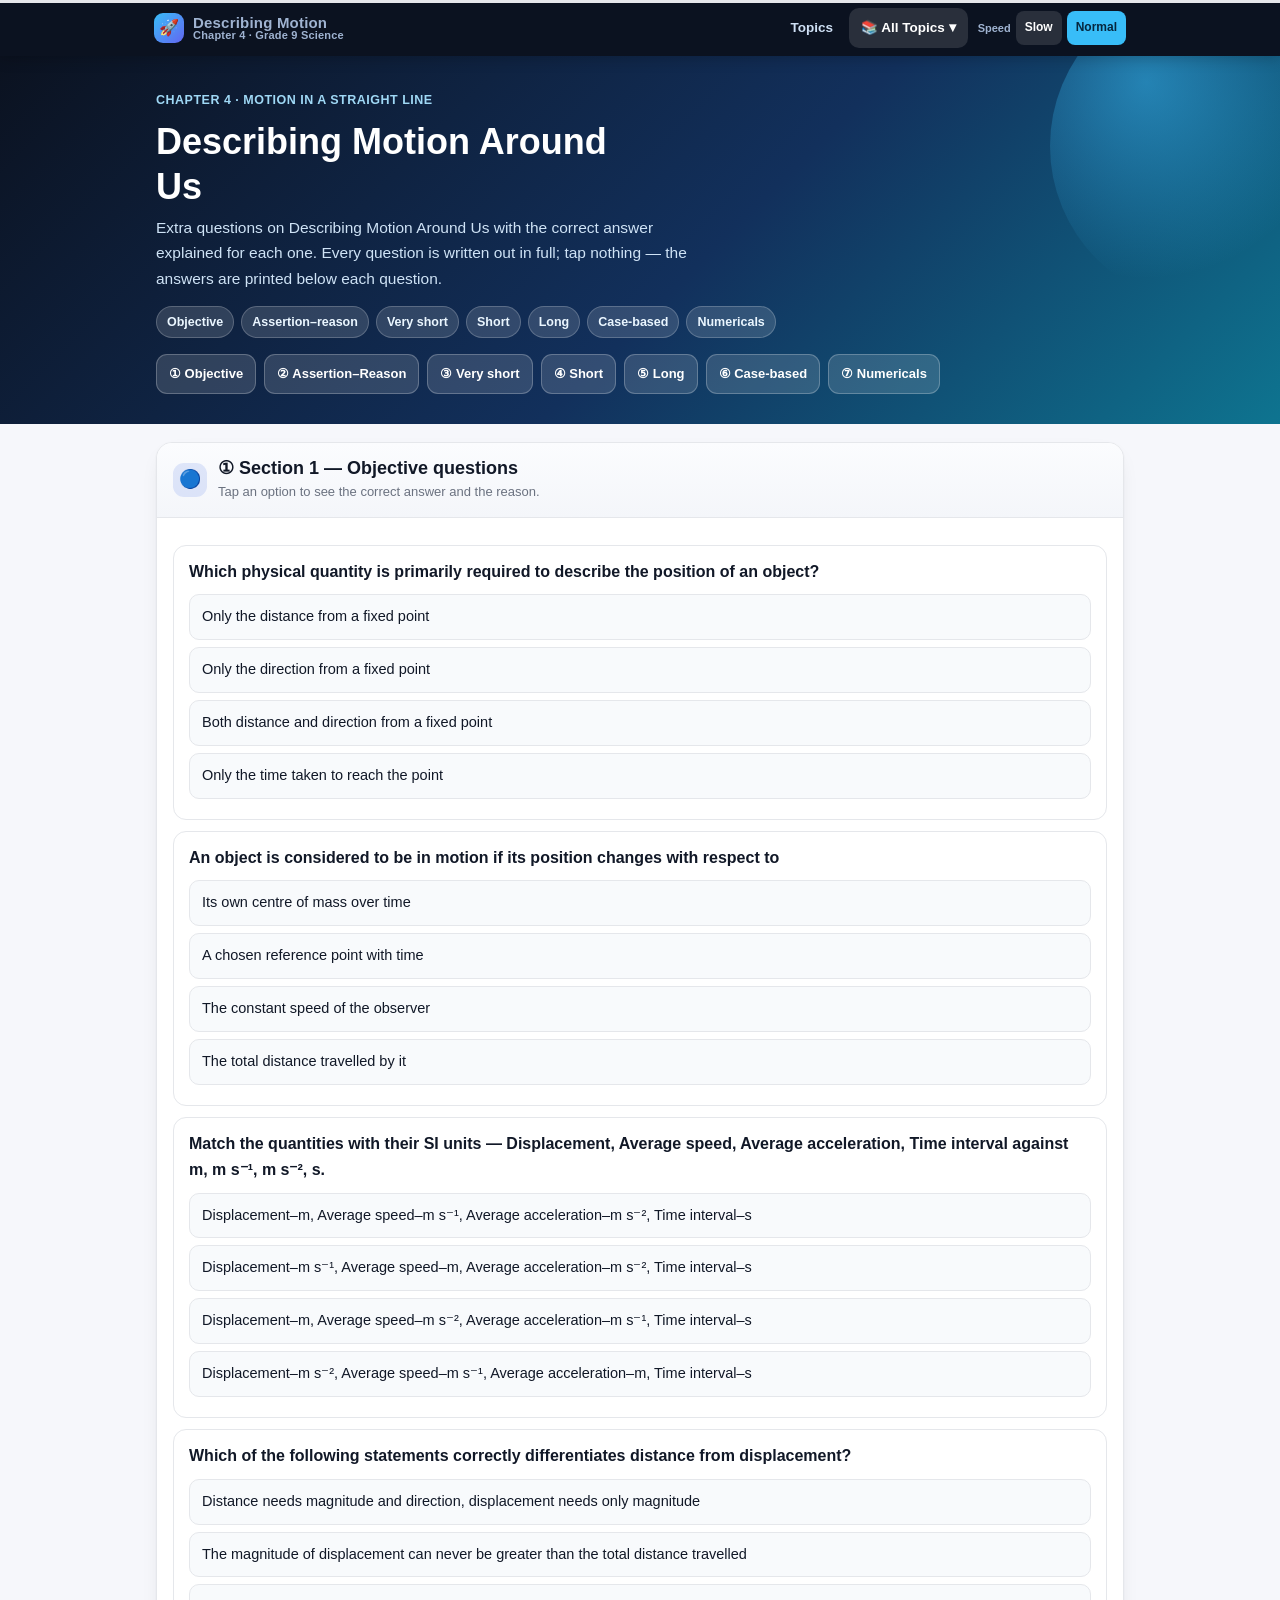
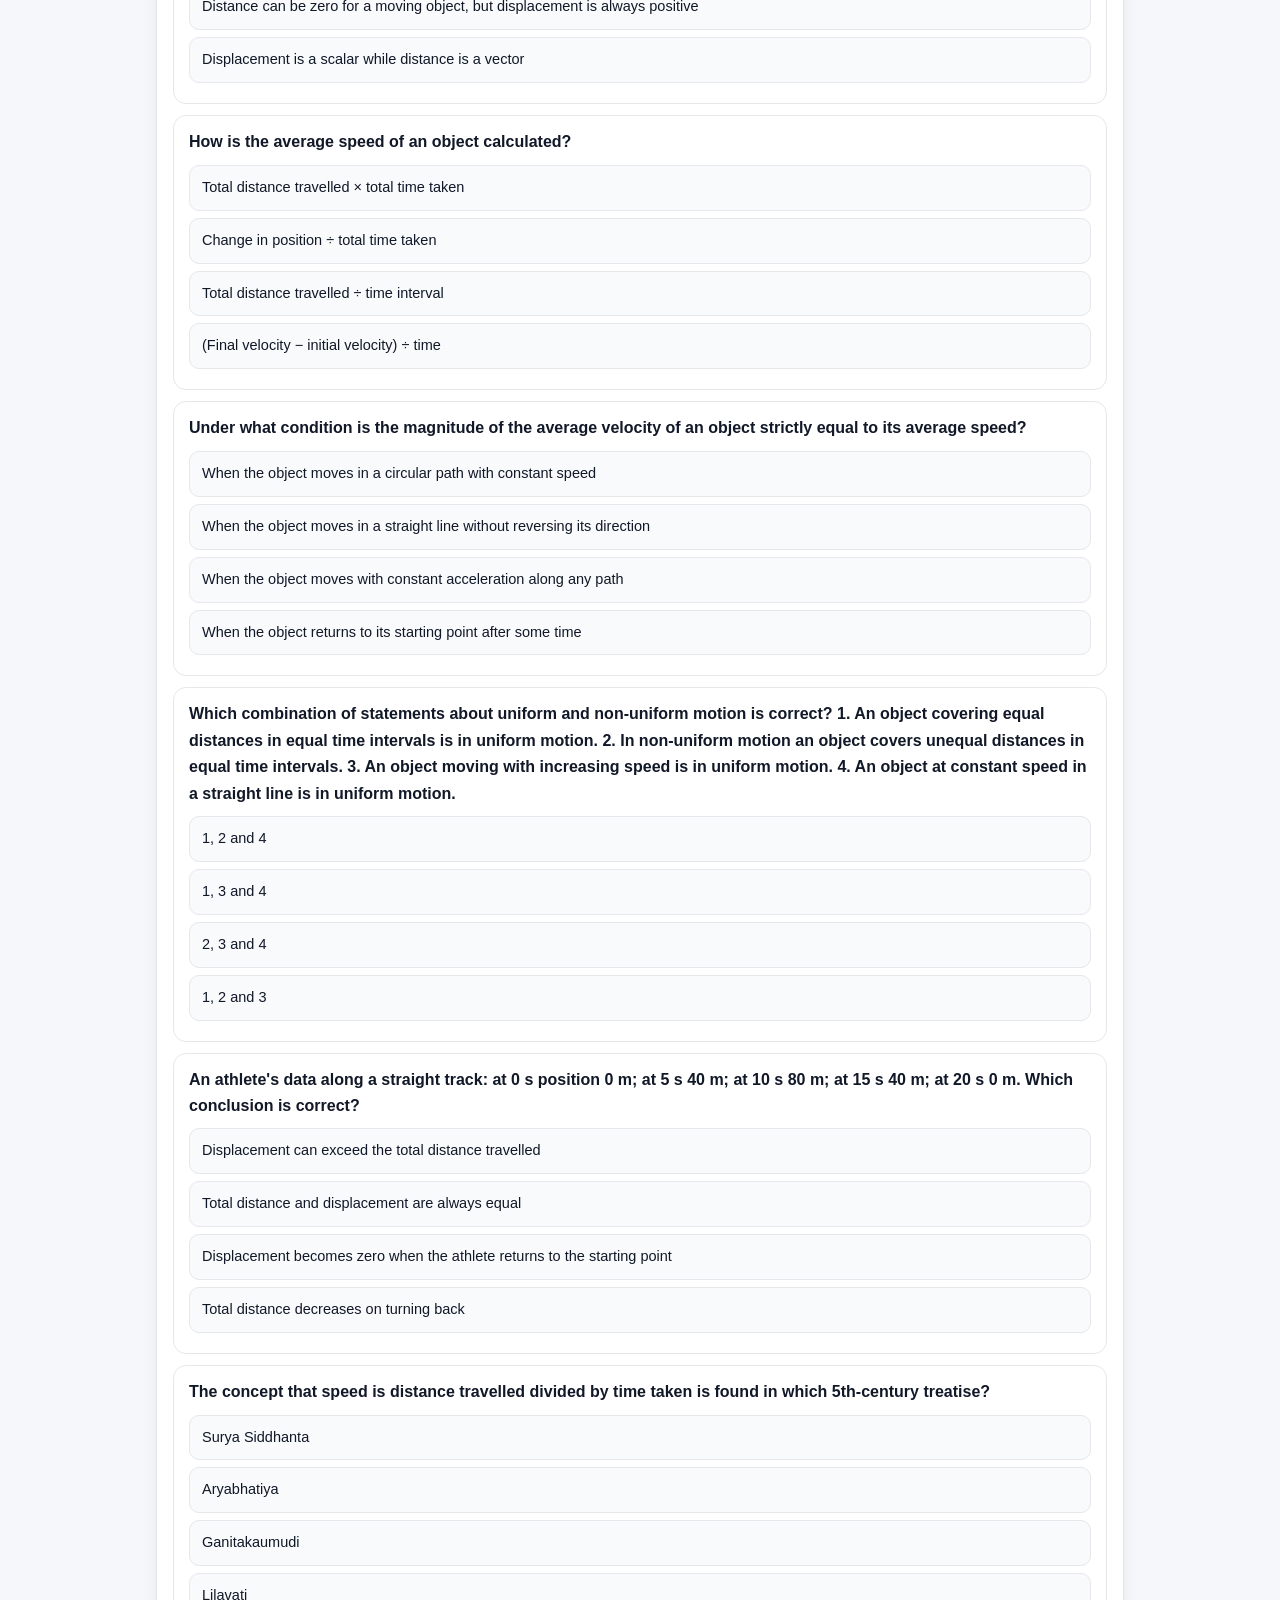
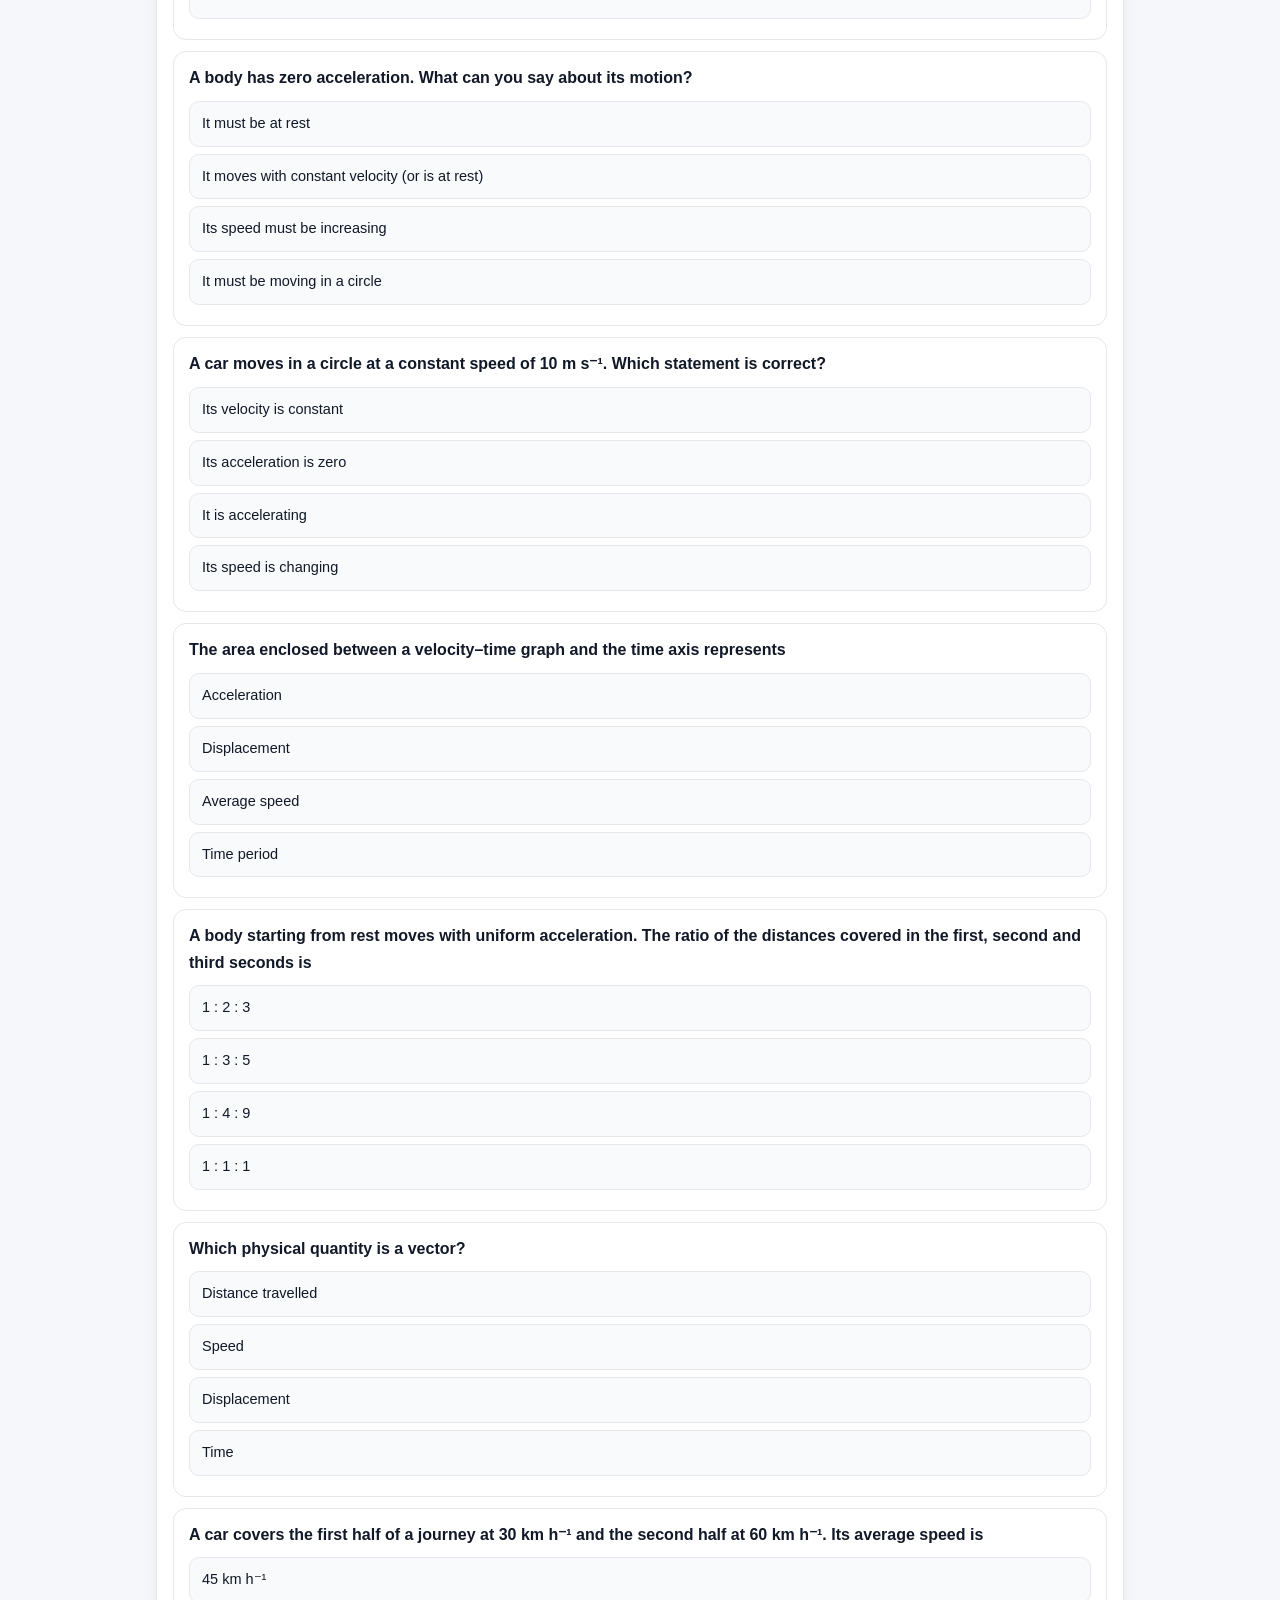
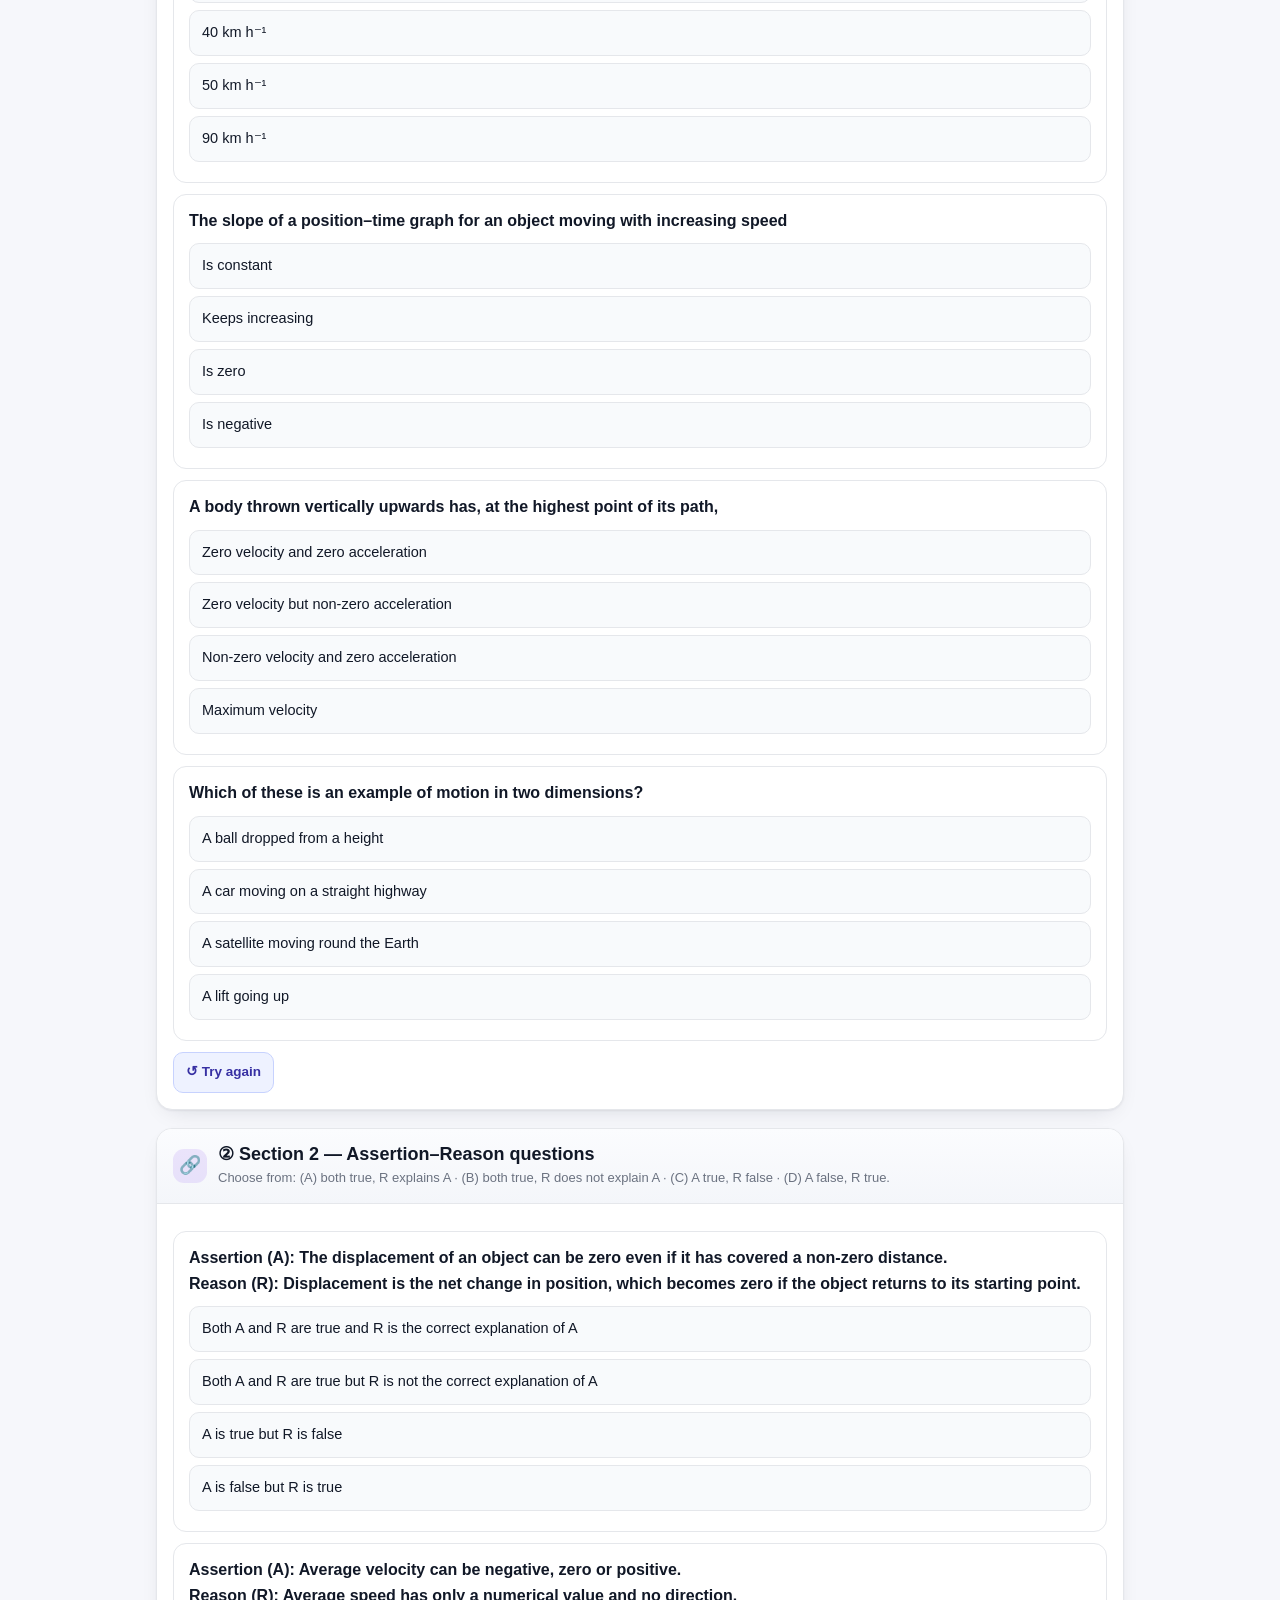
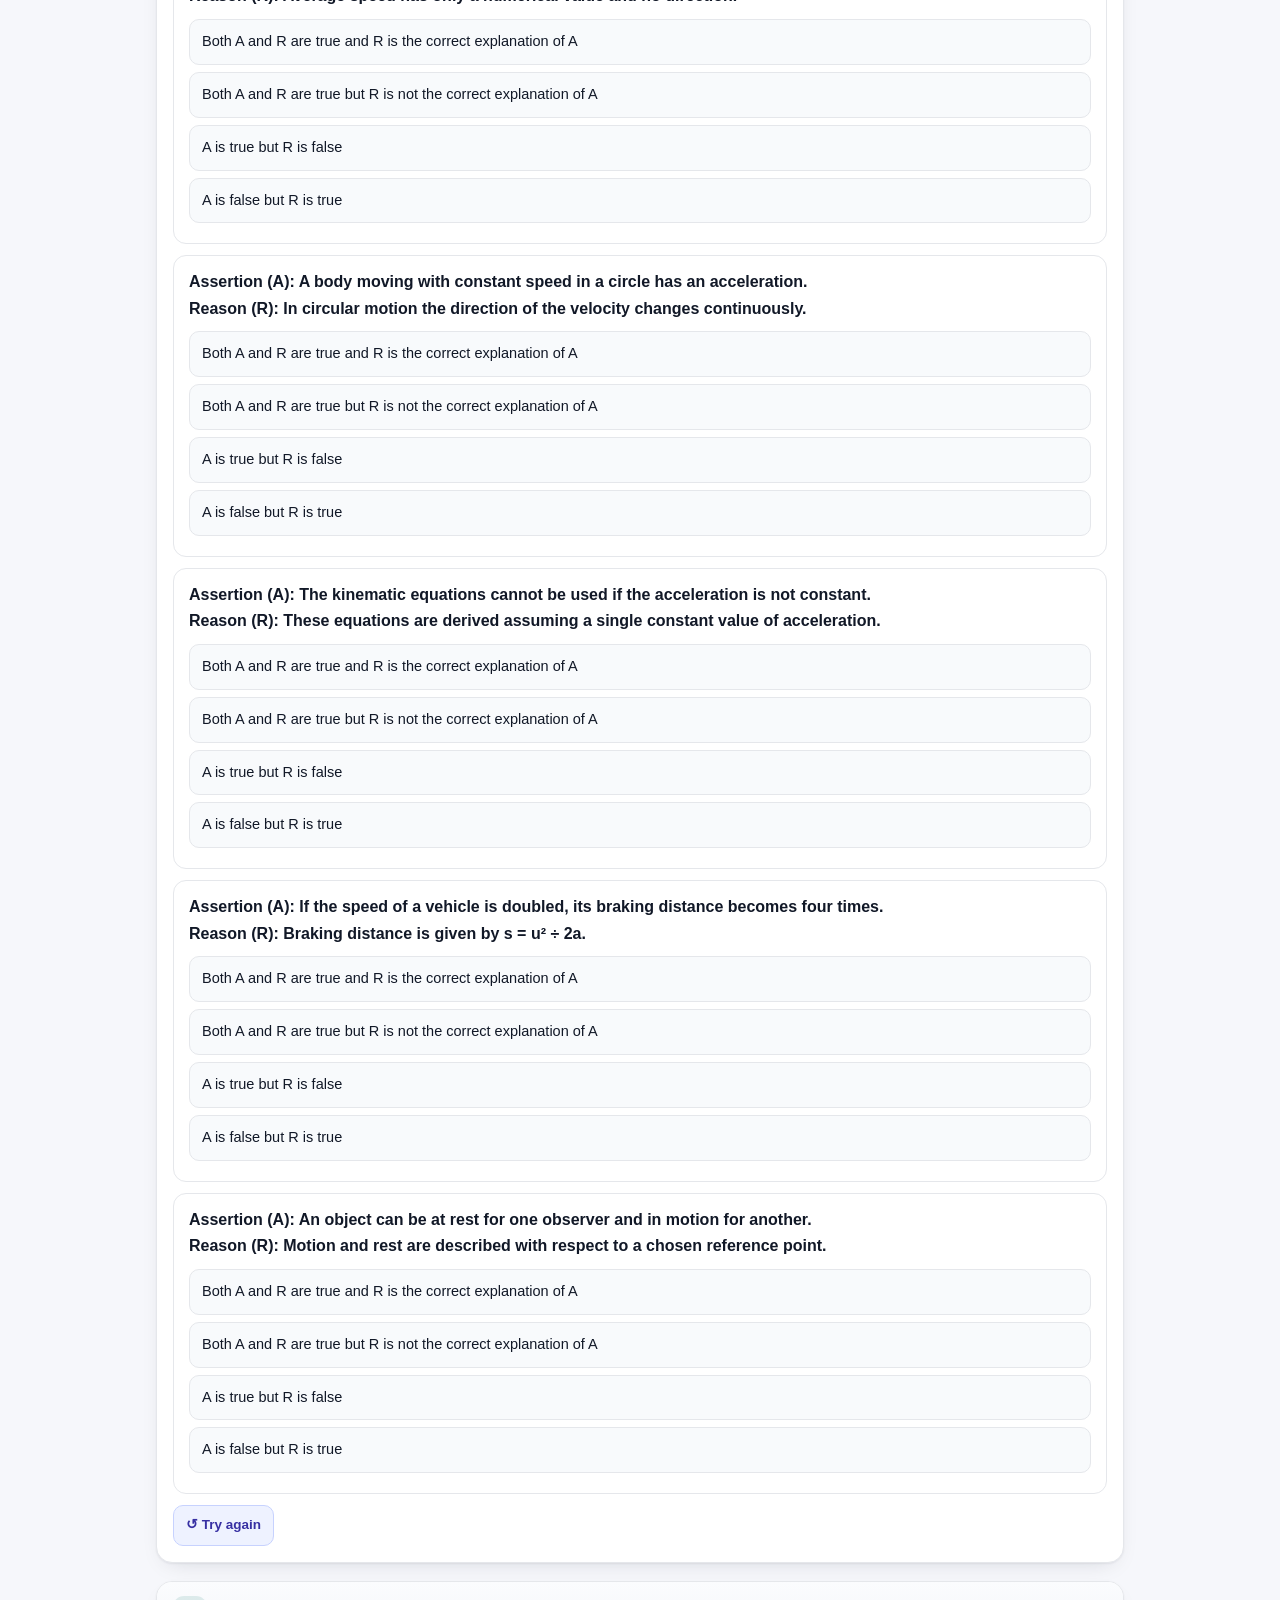
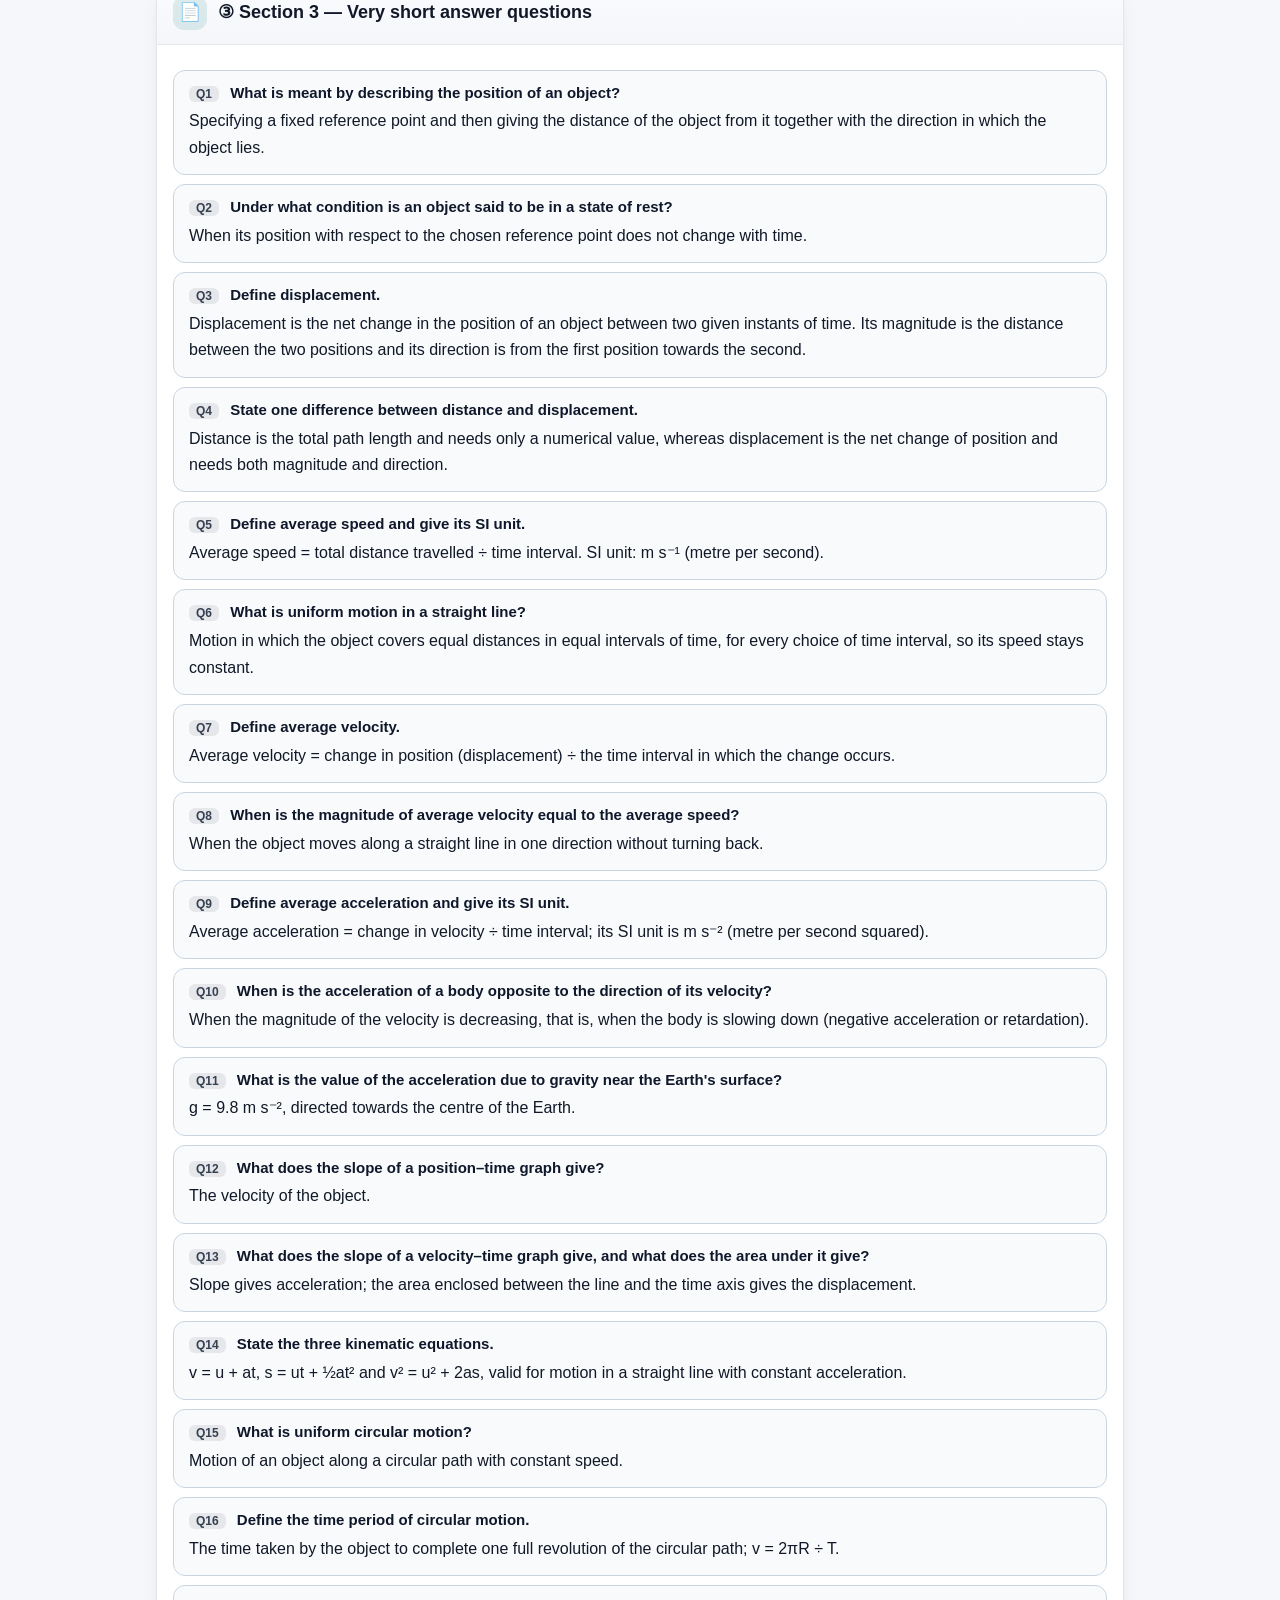
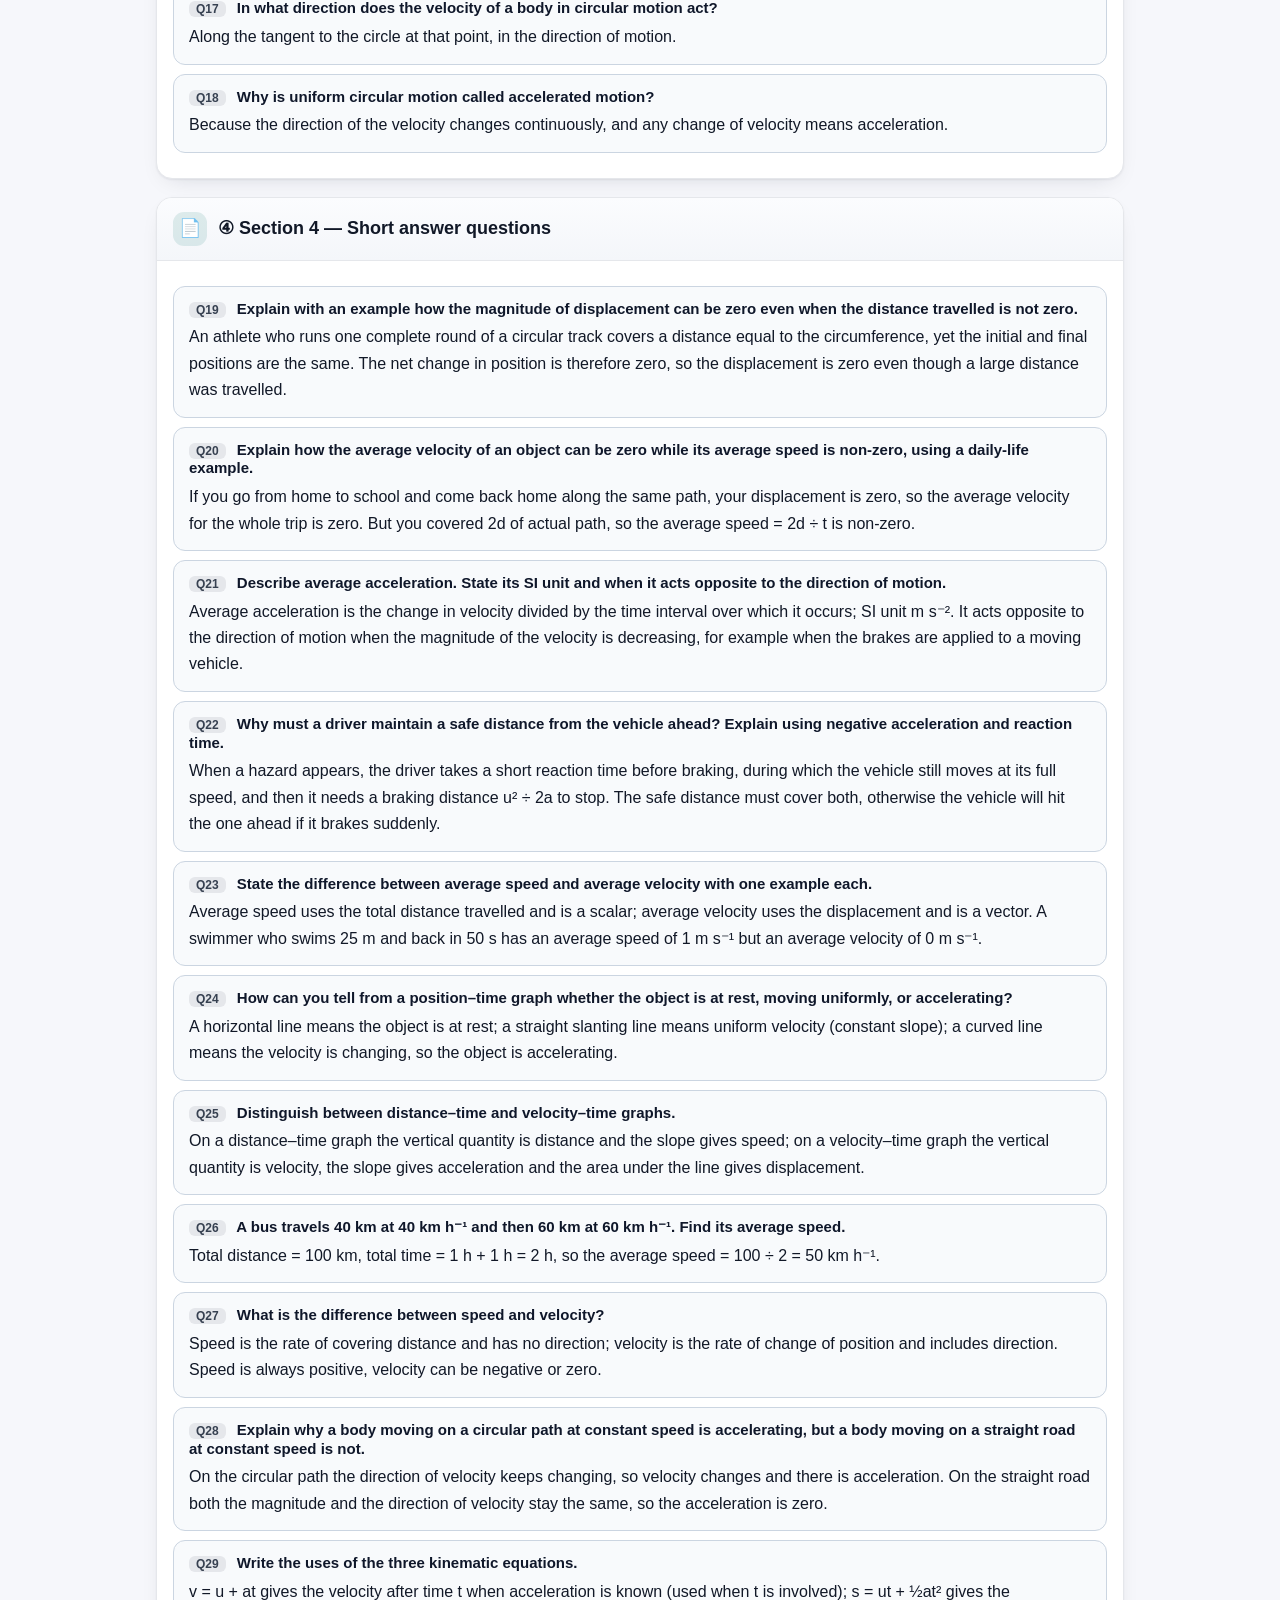
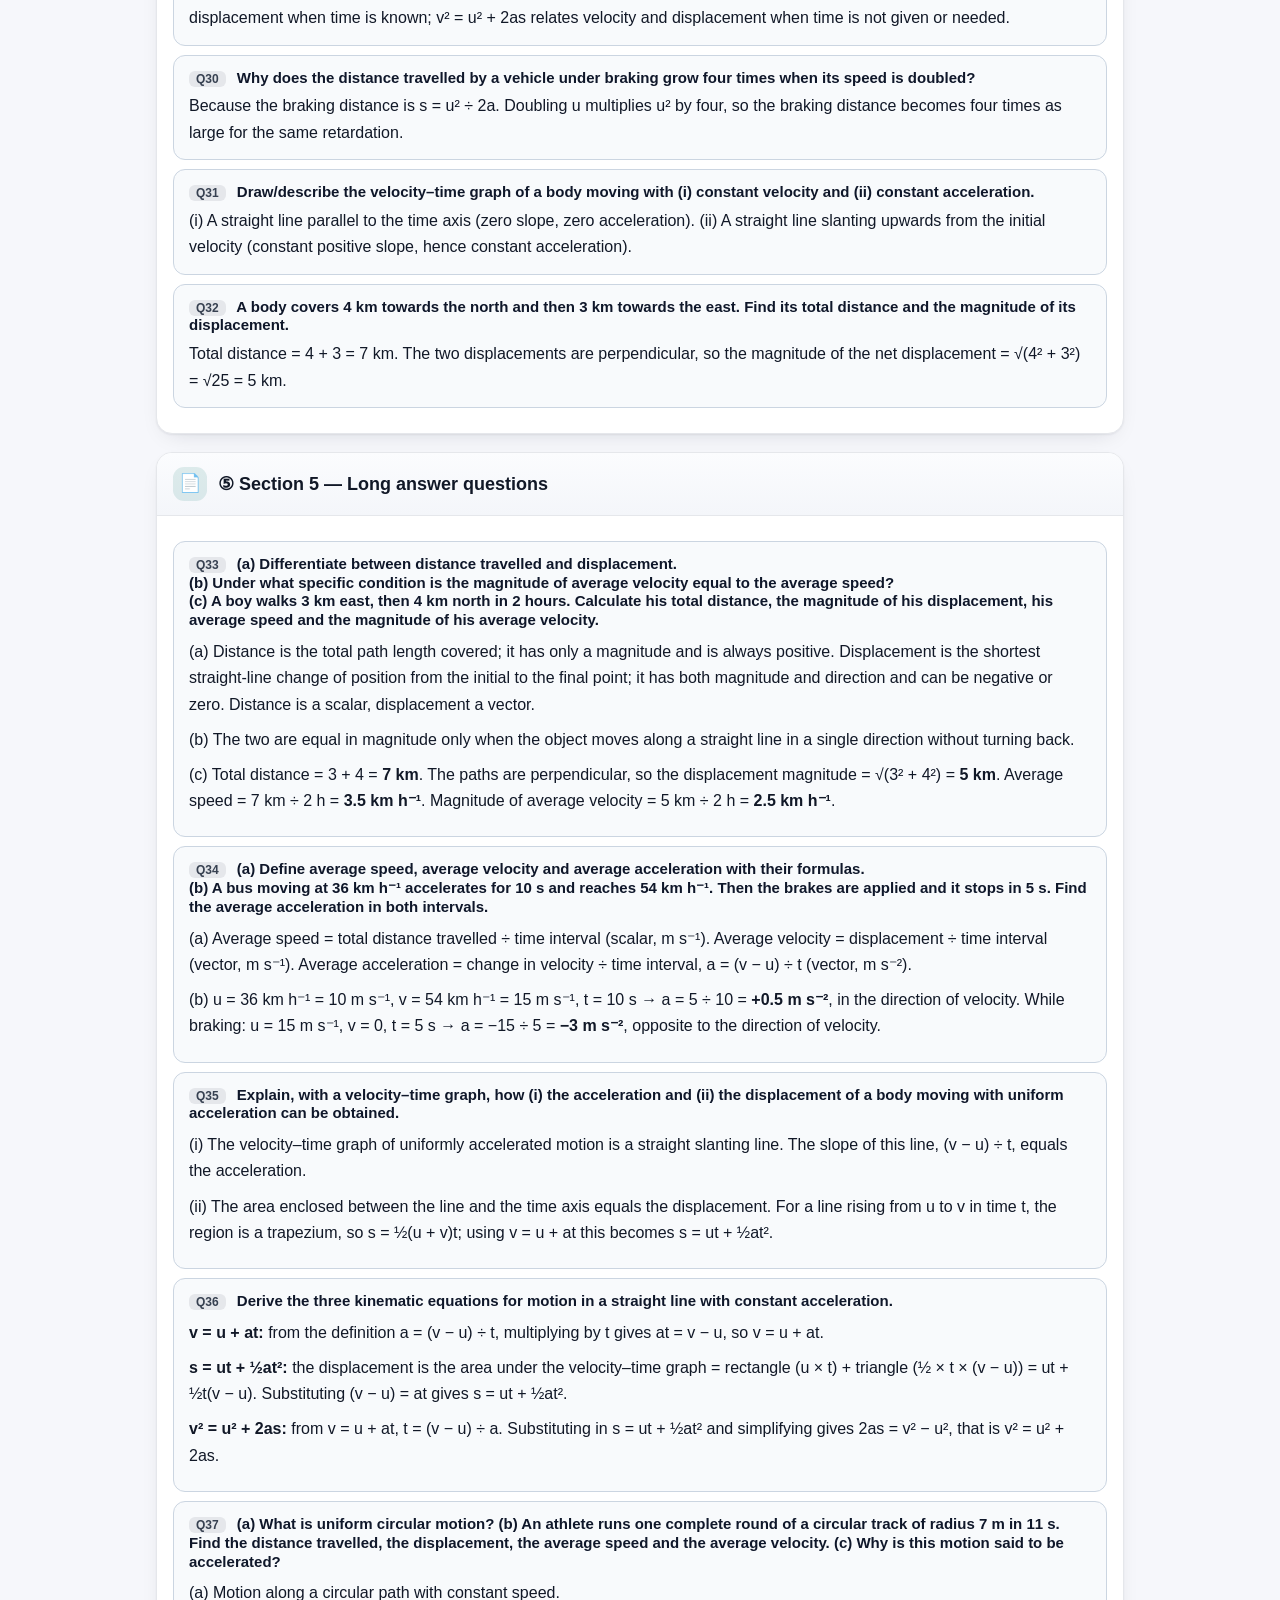
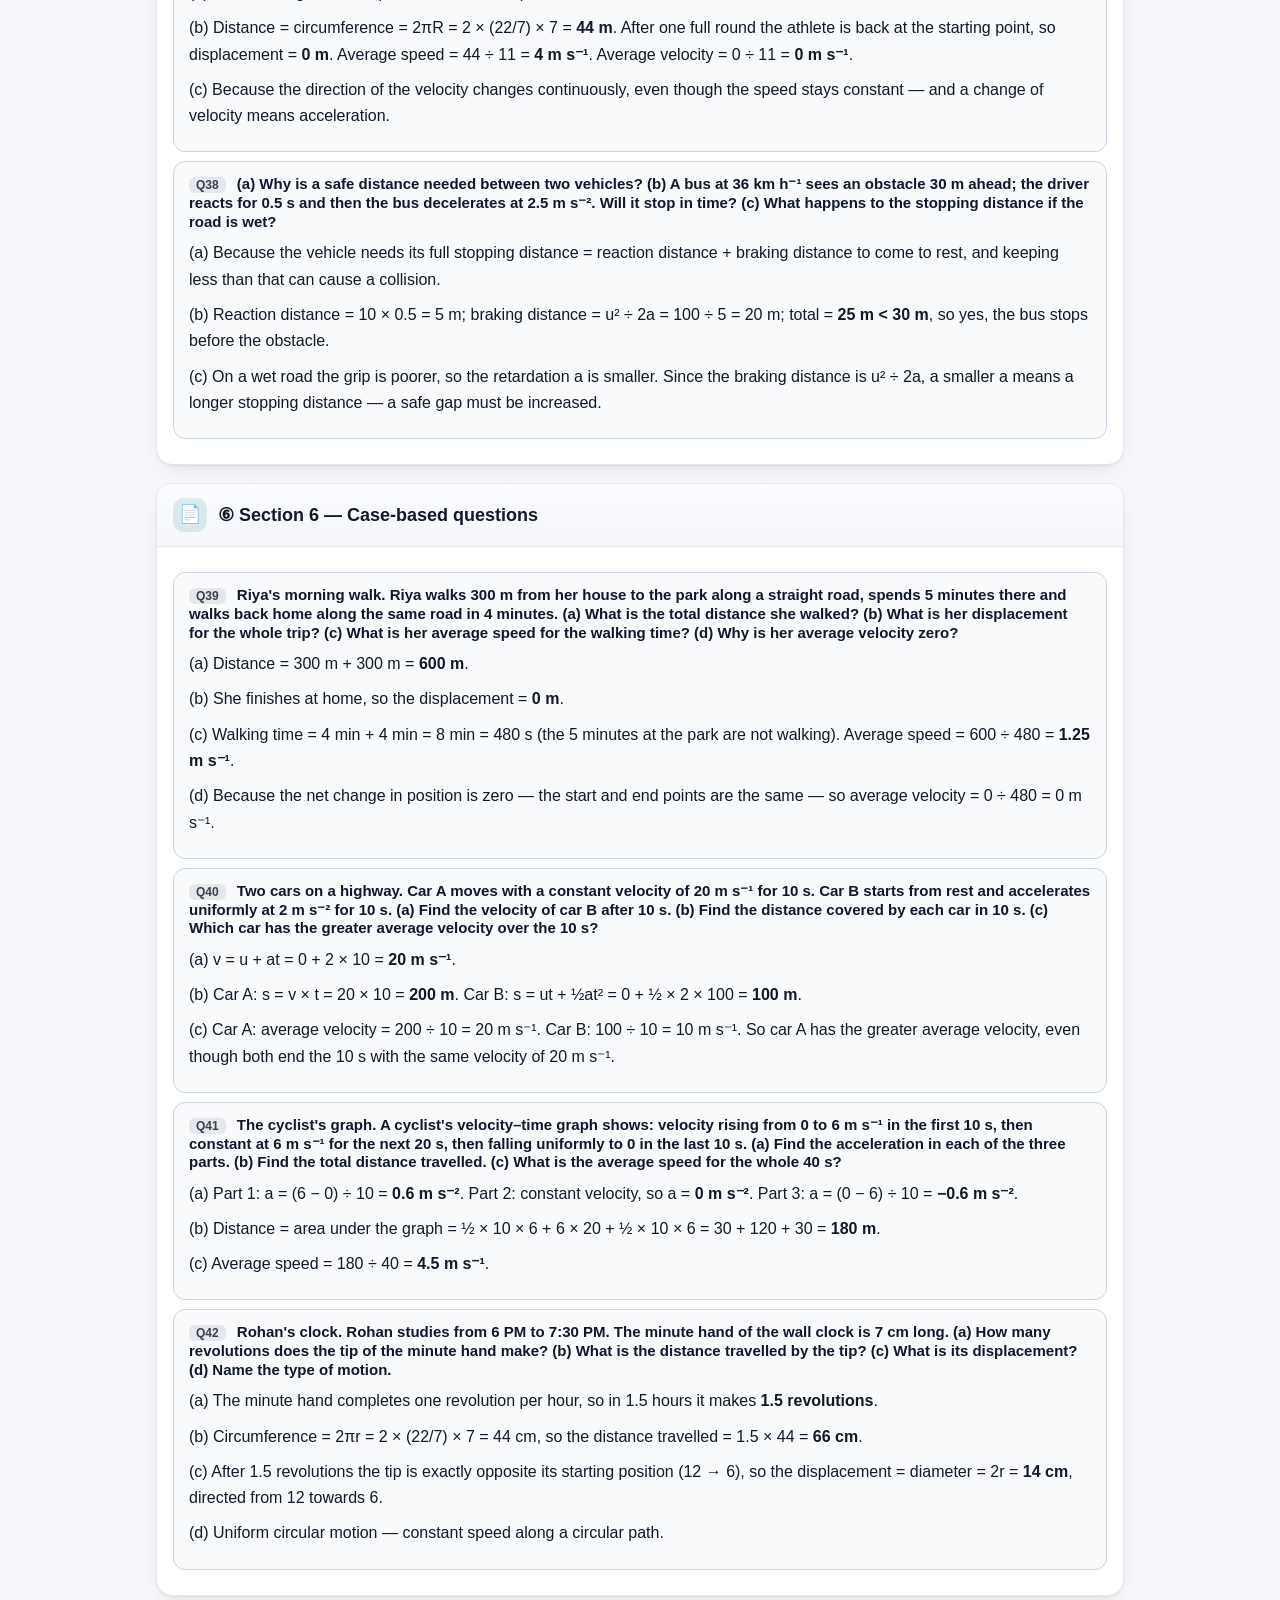
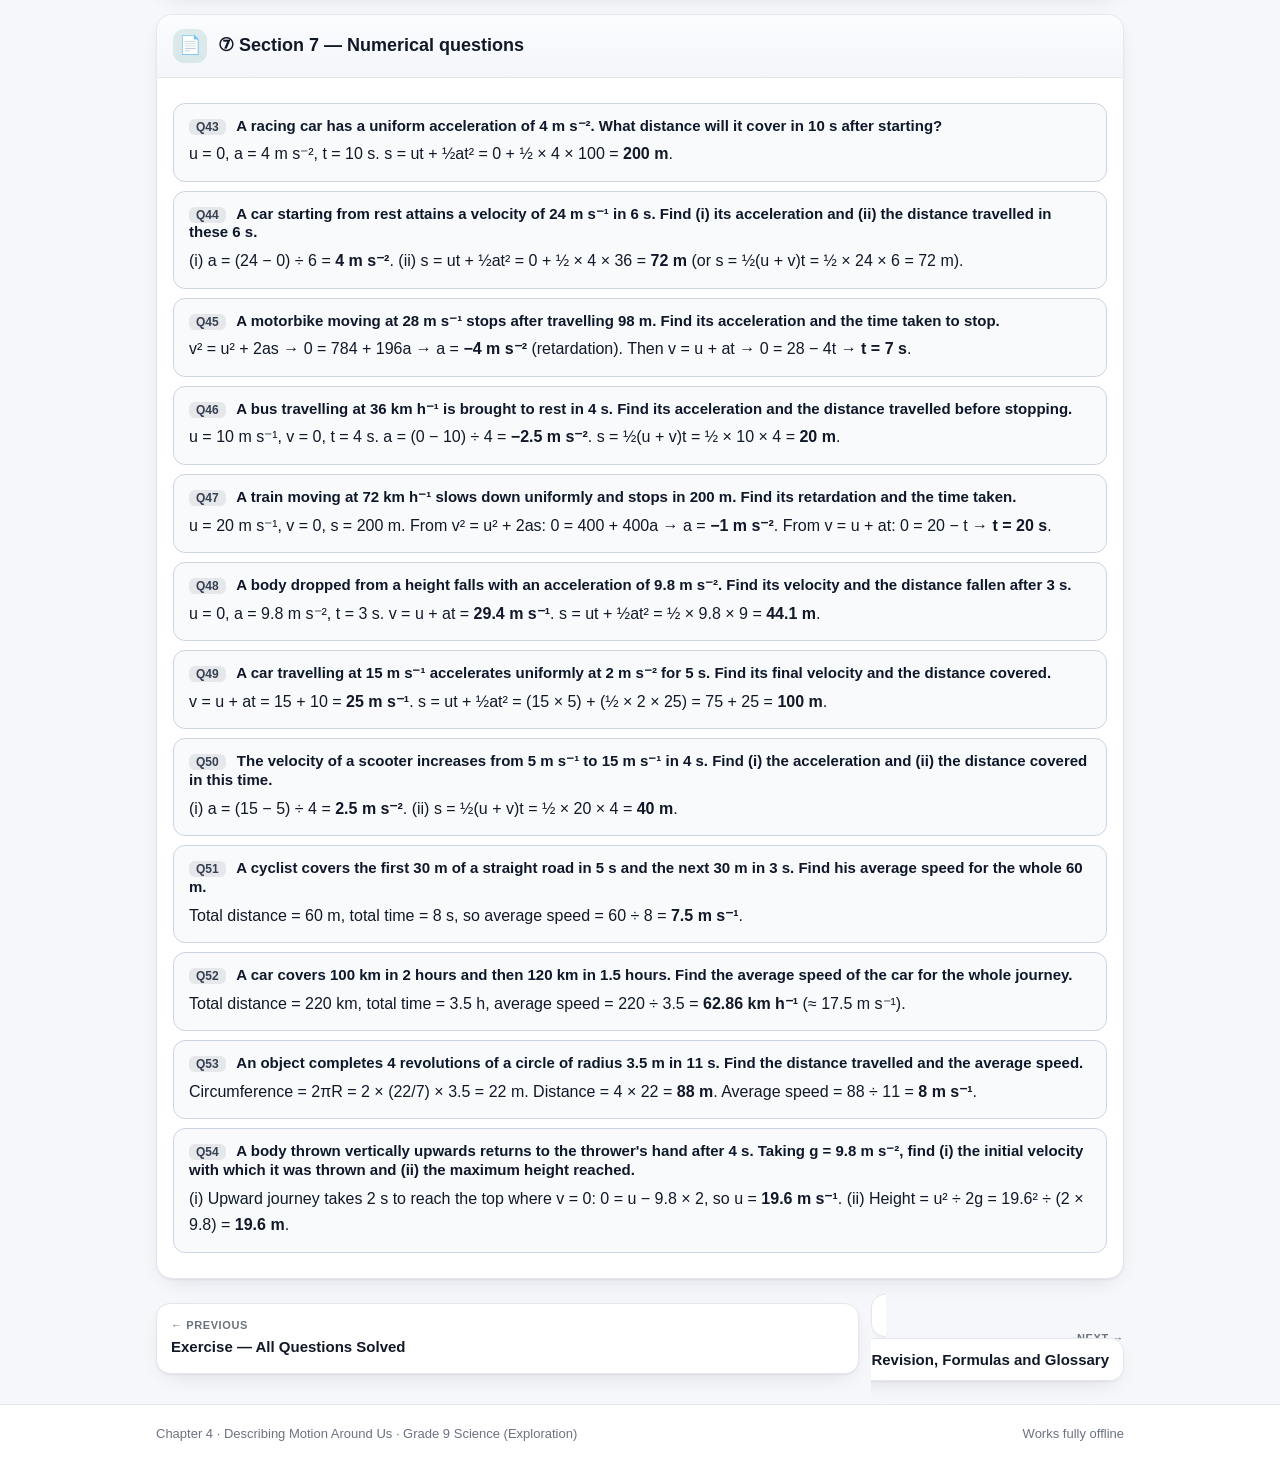
<file: questionbank.html>
<!DOCTYPE html>
<html lang="en"><head>
<meta charset="utf-8">
<meta name="viewport" content="width=device-width, initial-scale=1">
<title>Question Bank — Chapter 4 Describing Motion</title>
<meta name="description" content="Objective, assertion-reason, very short, short, long, case-based and numerical questions with answers for Chapter 4.">
<link rel="stylesheet" href="assets/css/style.css">
</head><body>
<div class="rbar" style="height:3px;background:#e5e7eb;position:fixed;top:0;left:0;right:0;z-index:99"><i style="display:block;height:3px;width:0;background:linear-gradient(90deg,#38bdf8,#6366f1)"></i></div>
<nav class="nav"><div class="nav-in">
  <a class="brand" href="index.html"><span class="atom">🚀</span><span><b>Describing Motion</b>
    <span>Chapter 4 · Grade 9 Science</span></span></a>
  <div class="nav-links">
    <a class="desk" href="index.html">Topics</a>
    <div class="drop">
      <button class="dd-btn" type="button" aria-expanded="false">📚 All Topics ▾</button>
      <div class="drop-panel"><a href="topics/rest-motion.html" class=""><span class="dp-ico" style="background:#2563eb1f">🧭</span><span>Motion and rest</span></a><a href="topics/distance-displacement.html" class=""><span class="dp-ico" style="background:#0d94881f">📏</span><span>Distance and displacement</span></a><a href="topics/average-speed.html" class=""><span class="dp-ico" style="background:#16a34a1f">🚗</span><span>Average speed</span></a><a href="topics/average-velocity.html" class=""><span class="dp-ico" style="background:#0284c71f">➡️</span><span>Average velocity</span></a><a href="topics/acceleration.html" class=""><span class="dp-ico" style="background:#d977061f">⚡</span><span>Acceleration</span></a><a href="topics/position-time-graphs.html" class=""><span class="dp-ico" style="background:#7c3aed1f">📈</span><span>Position–time graphs</span></a><a href="topics/velocity-time-graphs.html" class=""><span class="dp-ico" style="background:#db27771f">📉</span><span>Velocity–time graphs</span></a><a href="topics/kinematic-equations.html" class=""><span class="dp-ico" style="background:#4338ca1f">🧮</span><span>Kinematic equations</span></a><a href="topics/applying-equations.html" class=""><span class="dp-ico" style="background:#e11d481f">🛑</span><span>Stopping distance</span></a><a href="topics/circular-motion.html" class=""><span class="dp-ico" style="background:#0891b21f">🎡</span><span>Uniform circular motion</span></a><div style="height:1px;background:#e5e7eb;margin:6px 4px"></div><a href="exercise.html"><span class="dp-ico" style="background:#eef2ff">📝</span><span>Exercise — all questions solved</span></a><a href="questionbank.html"><span class="dp-ico" style="background:#eef2ff">🗂️</span><span>Question bank</span></a><a href="revision.html"><span class="dp-ico" style="background:#eef2ff">🔁</span><span>Revision &amp; glossary</span></a></div>
    </div>
    <div class="spd" role="group" aria-label="Playback speed">
      <small>Speed</small>
      <button type="button" data-rate="0.85">Slow</button>
      <button type="button" class="on" data-rate="1">Normal</button>
    </div>
    <button class="menu-btn" type="button" aria-expanded="false">☰ Menu</button>
  </div>
</div></nav>
<header class="hero"><div class="wrap">
  <div class="crumb">Chapter 4 · Motion in a straight line</div><h1>Describing Motion Around Us</h1><p class="lead">Extra questions on Describing Motion Around Us with the correct answer explained for each one. Every question is written out in full; tap nothing — the answers are printed below each question.</p><div class="tags"><span class="tag">Objective</span><span class="tag">Assertion–reason</span><span class="tag">Very short</span><span class="tag">Short</span><span class="tag">Long</span><span class="tag">Case-based</span><span class="tag">Numericals</span></div><div class="jumplinks"><a href="#mcq">① Objective</a><a href="#ar">② Assertion–Reason</a><a href="#vs">③ Very short</a><a href="#sa">④ Short</a><a href="#la">⑤ Long</a><a href="#cb">⑥ Case-based</a><a href="#nq">⑦ Numericals</a></div>
</div></header><div class="wrap"><section class="card" id="mcq"><div class="hd">
  <span class="ico" style="background:#1d4ed81f">🔵</span><div><h2>① Section 1 — Objective questions</h2><p>Tap an option to see the correct answer and the reason.</p></div>
</div><div class="bd"><div class="quiz"><div class="mcq"><p class="q">Which physical quantity is primarily required to describe the position of an object?</p><button class="opt" type="button" data-ok="0">Only the distance from a fixed point</button><button class="opt" type="button" data-ok="0">Only the direction from a fixed point</button><button class="opt" type="button" data-ok="1">Both distance and direction from a fixed point</button><button class="opt" type="button" data-ok="0">Only the time taken to reach the point</button><div class="feedback" data-exp="Position needs a reference point plus both the distance and the direction of the object from it. Neither alone is enough."></div></div><div class="mcq"><p class="q">An object is considered to be in motion if its position changes with respect to</p><button class="opt" type="button" data-ok="0">Its own centre of mass over time</button><button class="opt" type="button" data-ok="1">A chosen reference point with time</button><button class="opt" type="button" data-ok="0">The constant speed of the observer</button><button class="opt" type="button" data-ok="0">The total distance travelled by it</button><div class="feedback" data-exp="Motion is defined with respect to a chosen reference point: if the position relative to that point changes with time, the object is in motion."></div></div><div class="mcq"><p class="q">Match the quantities with their SI units — Displacement, Average speed, Average acceleration, Time interval against m, m s⁻¹, m s⁻², s.</p><button class="opt" type="button" data-ok="1">Displacement–m, Average speed–m s⁻¹, Average acceleration–m s⁻², Time interval–s</button><button class="opt" type="button" data-ok="0">Displacement–m s⁻¹, Average speed–m, Average acceleration–m s⁻², Time interval–s</button><button class="opt" type="button" data-ok="0">Displacement–m, Average speed–m s⁻², Average acceleration–m s⁻¹, Time interval–s</button><button class="opt" type="button" data-ok="0">Displacement–m s⁻², Average speed–m s⁻¹, Average acceleration–m, Time interval–s</button><div class="feedback" data-exp="Displacement is a length (m); average speed is distance per time (m s⁻¹); average acceleration is velocity change per time (m s⁻²); time interval is in seconds."></div></div><div class="mcq"><p class="q">Which of the following statements correctly differentiates distance from displacement?</p><button class="opt" type="button" data-ok="0">Distance needs magnitude and direction, displacement needs only magnitude</button><button class="opt" type="button" data-ok="1">The magnitude of displacement can never be greater than the total distance travelled</button><button class="opt" type="button" data-ok="0">Distance can be zero for a moving object, but displacement is always positive</button><button class="opt" type="button" data-ok="0">Displacement is a scalar while distance is a vector</button><div class="feedback" data-exp="Distance is the total path length, always positive or zero; displacement is the net change of position and its magnitude can never exceed the path length."></div></div><div class="mcq"><p class="q">How is the average speed of an object calculated?</p><button class="opt" type="button" data-ok="0">Total distance travelled × total time taken</button><button class="opt" type="button" data-ok="0">Change in position ÷ total time taken</button><button class="opt" type="button" data-ok="1">Total distance travelled ÷ time interval</button><button class="opt" type="button" data-ok="0">(Final velocity − initial velocity) ÷ time</button><div class="feedback" data-exp="Average speed = total distance travelled ÷ the time interval in which it is covered. It gives no information about direction."></div></div><div class="mcq"><p class="q">Under what condition is the magnitude of the average velocity of an object strictly equal to its average speed?</p><button class="opt" type="button" data-ok="0">When the object moves in a circular path with constant speed</button><button class="opt" type="button" data-ok="1">When the object moves in a straight line without reversing its direction</button><button class="opt" type="button" data-ok="0">When the object moves with constant acceleration along any path</button><button class="opt" type="button" data-ok="0">When the object returns to its starting point after some time</button><div class="feedback" data-exp="Distance and the magnitude of displacement are equal only when the object moves along a straight line in a single direction without turning back."></div></div><div class="mcq"><p class="q">Which combination of statements about uniform and non-uniform motion is correct? 1. An object covering equal distances in equal time intervals is in uniform motion. 2. In non-uniform motion an object covers unequal distances in equal time intervals. 3. An object moving with increasing speed is in uniform motion. 4. An object at constant speed in a straight line is in uniform motion.</p><button class="opt" type="button" data-ok="1">1, 2 and 4</button><button class="opt" type="button" data-ok="0">1, 3 and 4</button><button class="opt" type="button" data-ok="0">2, 3 and 4</button><button class="opt" type="button" data-ok="0">1, 2 and 3</button><div class="feedback" data-exp="Statements 1, 2 and 4 are correct. Statement 3 is wrong: increasing speed means non-uniform motion."></div></div><div class="mcq"><p class="q">An athlete's data along a straight track: at 0 s position 0 m; at 5 s 40 m; at 10 s 80 m; at 15 s 40 m; at 20 s 0 m. Which conclusion is correct?</p><button class="opt" type="button" data-ok="0">Displacement can exceed the total distance travelled</button><button class="opt" type="button" data-ok="0">Total distance and displacement are always equal</button><button class="opt" type="button" data-ok="1">Displacement becomes zero when the athlete returns to the starting point</button><button class="opt" type="button" data-ok="0">Total distance decreases on turning back</button><div class="feedback" data-exp="At 20 s the athlete is back at the starting point, so the displacement is zero, while the total distance travelled (160 m) keeps increasing throughout."></div></div><div class="mcq"><p class="q">The concept that speed is distance travelled divided by time taken is found in which 5th-century treatise?</p><button class="opt" type="button" data-ok="0">Surya Siddhanta</button><button class="opt" type="button" data-ok="1">Aryabhatiya</button><button class="opt" type="button" data-ok="0">Ganitakaumudi</button><button class="opt" type="button" data-ok="0">Lilavati</button><div class="feedback" data-exp="It appears in the Aryabhatiya of Aryabhata (5th century CE). The postmen problem of Example 4.1 comes from the much later Ganitakaumudi (14th century CE)."></div></div><div class="mcq"><p class="q">A body has zero acceleration. What can you say about its motion?</p><button class="opt" type="button" data-ok="0">It must be at rest</button><button class="opt" type="button" data-ok="1">It moves with constant velocity (or is at rest)</button><button class="opt" type="button" data-ok="0">Its speed must be increasing</button><button class="opt" type="button" data-ok="0">It must be moving in a circle</button><div class="feedback" data-exp="Zero acceleration means the velocity is not changing — the body either stays at rest or moves with constant velocity in a straight line."></div></div><div class="mcq"><p class="q">A car moves in a circle at a constant speed of 10 m s⁻¹. Which statement is correct?</p><button class="opt" type="button" data-ok="0">Its velocity is constant</button><button class="opt" type="button" data-ok="0">Its acceleration is zero</button><button class="opt" type="button" data-ok="1">It is accelerating</button><button class="opt" type="button" data-ok="0">Its speed is changing</button><div class="feedback" data-exp="The direction of the velocity keeps changing even though the speed is constant, so the car is accelerating."></div></div><div class="mcq"><p class="q">The area enclosed between a velocity–time graph and the time axis represents</p><button class="opt" type="button" data-ok="0">Acceleration</button><button class="opt" type="button" data-ok="1">Displacement</button><button class="opt" type="button" data-ok="0">Average speed</button><button class="opt" type="button" data-ok="0">Time period</button><div class="feedback" data-exp="Area = velocity × time interval = displacement for that interval."></div></div><div class="mcq"><p class="q">A body starting from rest moves with uniform acceleration. The ratio of the distances covered in the first, second and third seconds is</p><button class="opt" type="button" data-ok="0">1 : 2 : 3</button><button class="opt" type="button" data-ok="1">1 : 3 : 5</button><button class="opt" type="button" data-ok="0">1 : 4 : 9</button><button class="opt" type="button" data-ok="0">1 : 1 : 1</button><div class="feedback" data-exp="Distance in the nth second is proportional to (2n − 1), giving 1 : 3 : 5 for successive seconds. (Distances from the start are in the ratio 1 : 4 : 9.)"></div></div><div class="mcq"><p class="q">Which physical quantity is a vector?</p><button class="opt" type="button" data-ok="0">Distance travelled</button><button class="opt" type="button" data-ok="0">Speed</button><button class="opt" type="button" data-ok="1">Displacement</button><button class="opt" type="button" data-ok="0">Time</button><div class="feedback" data-exp="Displacement needs both magnitude and direction, so it is a vector. Distance, speed and time are scalars."></div></div><div class="mcq"><p class="q">A car covers the first half of a journey at 30 km h⁻¹ and the second half at 60 km h⁻¹. Its average speed is</p><button class="opt" type="button" data-ok="0">45 km h⁻¹</button><button class="opt" type="button" data-ok="1">40 km h⁻¹</button><button class="opt" type="button" data-ok="0">50 km h⁻¹</button><button class="opt" type="button" data-ok="0">90 km h⁻¹</button><div class="feedback" data-exp="For equal distances the average speed is 2v₁v₂ ÷ (v₁ + v₂) = 2 × 30 × 60 ÷ 90 = 40 km h⁻¹, not the simple average 45."></div></div><div class="mcq"><p class="q">The slope of a position–time graph for an object moving with increasing speed</p><button class="opt" type="button" data-ok="0">Is constant</button><button class="opt" type="button" data-ok="1">Keeps increasing</button><button class="opt" type="button" data-ok="0">Is zero</button><button class="opt" type="button" data-ok="0">Is negative</button><div class="feedback" data-exp="Slope is velocity. If the speed is increasing, the slope of the position–time graph grows — the graph curves upwards."></div></div><div class="mcq"><p class="q">A body thrown vertically upwards has, at the highest point of its path,</p><button class="opt" type="button" data-ok="0">Zero velocity and zero acceleration</button><button class="opt" type="button" data-ok="1">Zero velocity but non-zero acceleration</button><button class="opt" type="button" data-ok="0">Non-zero velocity and zero acceleration</button><button class="opt" type="button" data-ok="0">Maximum velocity</button><div class="feedback" data-exp="At the highest point the velocity is momentarily zero, but the acceleration due to gravity (9.8 m s⁻² downwards) continues to act."></div></div><div class="mcq"><p class="q">Which of these is an example of motion in two dimensions?</p><button class="opt" type="button" data-ok="0">A ball dropped from a height</button><button class="opt" type="button" data-ok="0">A car moving on a straight highway</button><button class="opt" type="button" data-ok="1">A satellite moving round the Earth</button><button class="opt" type="button" data-ok="0">A lift going up</button><div class="feedback" data-exp="A satellite&#x27;s path lies in a plane and the direction of motion changes continuously, so its motion is in a plane (two dimensions)."></div></div></div><button class="quiz-reset" type="button" data-target="#mcq">↺ Try again</button></div></section><section class="card" id="ar"><div class="hd">
  <span class="ico" style="background:#7c3aed1f">🔗</span><div><h2>② Section 2 — Assertion–Reason questions</h2><p>Choose from: (A) both true, R explains A · (B) both true, R does not explain A · (C) A true, R false · (D) A false, R true.</p></div>
</div><div class="bd"><div class="quiz"><div class="mcq"><p class="q"><b>Assertion (A):</b> The displacement of an object can be zero even if it has covered a non-zero distance.<br><b>Reason (R):</b> Displacement is the net change in position, which becomes zero if the object returns to its starting point.</p><button class="opt" type="button" data-ok="1">Both A and R are true and R is the correct explanation of A</button><button class="opt" type="button" data-ok="0">Both A and R are true but R is not the correct explanation of A</button><button class="opt" type="button" data-ok="0">A is true but R is false</button><button class="opt" type="button" data-ok="0">A is false but R is true</button><div class="feedback" data-exp="When a journey ends where it began, the net change in position is zero, so the displacement is zero although a distance has been covered. R correctly explains A."></div></div><div class="mcq"><p class="q"><b>Assertion (A):</b> Average velocity can be negative, zero or positive.<br><b>Reason (R):</b> Average speed has only a numerical value and no direction.</p><button class="opt" type="button" data-ok="0">Both A and R are true and R is the correct explanation of A</button><button class="opt" type="button" data-ok="1">Both A and R are true but R is not the correct explanation of A</button><button class="opt" type="button" data-ok="0">A is true but R is false</button><button class="opt" type="button" data-ok="0">A is false but R is true</button><div class="feedback" data-exp="Both statements are true: displacement can be positive, negative or zero, and average speed is a scalar. But the scalar nature of average speed does not explain why average velocity can be negative."></div></div><div class="mcq"><p class="q"><b>Assertion (A):</b> A body moving with constant speed in a circle has an acceleration.<br><b>Reason (R):</b> In circular motion the direction of the velocity changes continuously.</p><button class="opt" type="button" data-ok="1">Both A and R are true and R is the correct explanation of A</button><button class="opt" type="button" data-ok="0">Both A and R are true but R is not the correct explanation of A</button><button class="opt" type="button" data-ok="0">A is true but R is false</button><button class="opt" type="button" data-ok="0">A is false but R is true</button><div class="feedback" data-exp="A change in the direction of velocity is a change in velocity, hence an acceleration. R is the exact reason for A."></div></div><div class="mcq"><p class="q"><b>Assertion (A):</b> The kinematic equations cannot be used if the acceleration is not constant.<br><b>Reason (R):</b> These equations are derived assuming a single constant value of acceleration.</p><button class="opt" type="button" data-ok="1">Both A and R are true and R is the correct explanation of A</button><button class="opt" type="button" data-ok="0">Both A and R are true but R is not the correct explanation of A</button><button class="opt" type="button" data-ok="0">A is true but R is false</button><button class="opt" type="button" data-ok="0">A is false but R is true</button><div class="feedback" data-exp="The derivations use a constant a (a straight velocity–time line), so the equations fail when the acceleration varies. R explains A."></div></div><div class="mcq"><p class="q"><b>Assertion (A):</b> If the speed of a vehicle is doubled, its braking distance becomes four times.<br><b>Reason (R):</b> Braking distance is given by s = u² ÷ 2a.</p><button class="opt" type="button" data-ok="1">Both A and R are true and R is the correct explanation of A</button><button class="opt" type="button" data-ok="0">Both A and R are true but R is not the correct explanation of A</button><button class="opt" type="button" data-ok="0">A is true but R is false</button><button class="opt" type="button" data-ok="0">A is false but R is true</button><div class="feedback" data-exp="The formula contains u², so doubling u multiplies the braking distance by four. R explains A."></div></div><div class="mcq"><p class="q"><b>Assertion (A):</b> An object can be at rest for one observer and in motion for another.<br><b>Reason (R):</b> Motion and rest are described with respect to a chosen reference point.</p><button class="opt" type="button" data-ok="1">Both A and R are true and R is the correct explanation of A</button><button class="opt" type="button" data-ok="0">Both A and R are true but R is not the correct explanation of A</button><button class="opt" type="button" data-ok="0">A is true but R is false</button><button class="opt" type="button" data-ok="0">A is false but R is true</button><div class="feedback" data-exp="A passenger is at rest with respect to the bus but in motion with respect to the road — because both statements are made relative to a reference point. R explains A."></div></div></div><button class="quiz-reset" type="button" data-target="#ar">↺ Try again</button></div></section><section class="card" id="vs"><div class="hd">
  <span class="ico" style="background:#0f766e1f">📄</span><div><h2>③ Section 3 — Very short answer questions</h2></div>
</div><div class="bd"><div class="ex" style="border-style:solid;margin:9px 0"><h4><span class="qbadge">Q1</span> What is meant by describing the position of an object?</h4>Specifying a fixed reference point and then giving the distance of the object from it together with the direction in which the object lies.</div><div class="ex" style="border-style:solid;margin:9px 0"><h4><span class="qbadge">Q2</span> Under what condition is an object said to be in a state of rest?</h4>When its position with respect to the chosen reference point does not change with time.</div><div class="ex" style="border-style:solid;margin:9px 0"><h4><span class="qbadge">Q3</span> Define displacement.</h4>Displacement is the net change in the position of an object between two given instants of time. Its magnitude is the distance between the two positions and its direction is from the first position towards the second.</div><div class="ex" style="border-style:solid;margin:9px 0"><h4><span class="qbadge">Q4</span> State one difference between distance and displacement.</h4>Distance is the total path length and needs only a numerical value, whereas displacement is the net change of position and needs both magnitude and direction.</div><div class="ex" style="border-style:solid;margin:9px 0"><h4><span class="qbadge">Q5</span> Define average speed and give its SI unit.</h4>Average speed = total distance travelled ÷ time interval. SI unit: m s⁻¹ (metre per second).</div><div class="ex" style="border-style:solid;margin:9px 0"><h4><span class="qbadge">Q6</span> What is uniform motion in a straight line?</h4>Motion in which the object covers equal distances in equal intervals of time, for every choice of time interval, so its speed stays constant.</div><div class="ex" style="border-style:solid;margin:9px 0"><h4><span class="qbadge">Q7</span> Define average velocity.</h4>Average velocity = change in position (displacement) ÷ the time interval in which the change occurs.</div><div class="ex" style="border-style:solid;margin:9px 0"><h4><span class="qbadge">Q8</span> When is the magnitude of average velocity equal to the average speed?</h4>When the object moves along a straight line in one direction without turning back.</div><div class="ex" style="border-style:solid;margin:9px 0"><h4><span class="qbadge">Q9</span> Define average acceleration and give its SI unit.</h4>Average acceleration = change in velocity ÷ time interval; its SI unit is m s⁻² (metre per second squared).</div><div class="ex" style="border-style:solid;margin:9px 0"><h4><span class="qbadge">Q10</span> When is the acceleration of a body opposite to the direction of its velocity?</h4>When the magnitude of the velocity is decreasing, that is, when the body is slowing down (negative acceleration or retardation).</div><div class="ex" style="border-style:solid;margin:9px 0"><h4><span class="qbadge">Q11</span> What is the value of the acceleration due to gravity near the Earth's surface?</h4>g = 9.8 m s⁻², directed towards the centre of the Earth.</div><div class="ex" style="border-style:solid;margin:9px 0"><h4><span class="qbadge">Q12</span> What does the slope of a position–time graph give?</h4>The velocity of the object.</div><div class="ex" style="border-style:solid;margin:9px 0"><h4><span class="qbadge">Q13</span> What does the slope of a velocity–time graph give, and what does the area under it give?</h4>Slope gives acceleration; the area enclosed between the line and the time axis gives the displacement.</div><div class="ex" style="border-style:solid;margin:9px 0"><h4><span class="qbadge">Q14</span> State the three kinematic equations.</h4>v = u + at, s = ut + ½at² and v² = u² + 2as, valid for motion in a straight line with constant acceleration.</div><div class="ex" style="border-style:solid;margin:9px 0"><h4><span class="qbadge">Q15</span> What is uniform circular motion?</h4>Motion of an object along a circular path with constant speed.</div><div class="ex" style="border-style:solid;margin:9px 0"><h4><span class="qbadge">Q16</span> Define the time period of circular motion.</h4>The time taken by the object to complete one full revolution of the circular path; v = 2πR ÷ T.</div><div class="ex" style="border-style:solid;margin:9px 0"><h4><span class="qbadge">Q17</span> In what direction does the velocity of a body in circular motion act?</h4>Along the tangent to the circle at that point, in the direction of motion.</div><div class="ex" style="border-style:solid;margin:9px 0"><h4><span class="qbadge">Q18</span> Why is uniform circular motion called accelerated motion?</h4>Because the direction of the velocity changes continuously, and any change of velocity means acceleration.</div></div></section><section class="card" id="sa"><div class="hd">
  <span class="ico" style="background:#0f766e1f">📄</span><div><h2>④ Section 4 — Short answer questions</h2></div>
</div><div class="bd"><div class="ex" style="border-style:solid;margin:9px 0"><h4><span class="qbadge">Q19</span> Explain with an example how the magnitude of displacement can be zero even when the distance travelled is not zero.</h4>An athlete who runs one complete round of a circular track covers a distance equal to the circumference, yet the initial and final positions are the same. The net change in position is therefore zero, so the displacement is zero even though a large distance was travelled.</div><div class="ex" style="border-style:solid;margin:9px 0"><h4><span class="qbadge">Q20</span> Explain how the average velocity of an object can be zero while its average speed is non-zero, using a daily-life example.</h4>If you go from home to school and come back home along the same path, your displacement is zero, so the average velocity for the whole trip is zero. But you covered 2d of actual path, so the average speed = 2d ÷ t is non-zero.</div><div class="ex" style="border-style:solid;margin:9px 0"><h4><span class="qbadge">Q21</span> Describe average acceleration. State its SI unit and when it acts opposite to the direction of motion.</h4>Average acceleration is the change in velocity divided by the time interval over which it occurs; SI unit m s⁻². It acts opposite to the direction of motion when the magnitude of the velocity is decreasing, for example when the brakes are applied to a moving vehicle.</div><div class="ex" style="border-style:solid;margin:9px 0"><h4><span class="qbadge">Q22</span> Why must a driver maintain a safe distance from the vehicle ahead? Explain using negative acceleration and reaction time.</h4>When a hazard appears, the driver takes a short reaction time before braking, during which the vehicle still moves at its full speed, and then it needs a braking distance u² ÷ 2a to stop. The safe distance must cover both, otherwise the vehicle will hit the one ahead if it brakes suddenly.</div><div class="ex" style="border-style:solid;margin:9px 0"><h4><span class="qbadge">Q23</span> State the difference between average speed and average velocity with one example each.</h4>Average speed uses the total distance travelled and is a scalar; average velocity uses the displacement and is a vector. A swimmer who swims 25 m and back in 50 s has an average speed of 1 m s⁻¹ but an average velocity of 0 m s⁻¹.</div><div class="ex" style="border-style:solid;margin:9px 0"><h4><span class="qbadge">Q24</span> How can you tell from a position–time graph whether the object is at rest, moving uniformly, or accelerating?</h4>A horizontal line means the object is at rest; a straight slanting line means uniform velocity (constant slope); a curved line means the velocity is changing, so the object is accelerating.</div><div class="ex" style="border-style:solid;margin:9px 0"><h4><span class="qbadge">Q25</span> Distinguish between distance–time and velocity–time graphs.</h4>On a distance–time graph the vertical quantity is distance and the slope gives speed; on a velocity–time graph the vertical quantity is velocity, the slope gives acceleration and the area under the line gives displacement.</div><div class="ex" style="border-style:solid;margin:9px 0"><h4><span class="qbadge">Q26</span> A bus travels 40 km at 40 km h⁻¹ and then 60 km at 60 km h⁻¹. Find its average speed.</h4>Total distance = 100 km, total time = 1 h + 1 h = 2 h, so the average speed = 100 ÷ 2 = 50 km h⁻¹.</div><div class="ex" style="border-style:solid;margin:9px 0"><h4><span class="qbadge">Q27</span> What is the difference between speed and velocity?</h4>Speed is the rate of covering distance and has no direction; velocity is the rate of change of position and includes direction. Speed is always positive, velocity can be negative or zero.</div><div class="ex" style="border-style:solid;margin:9px 0"><h4><span class="qbadge">Q28</span> Explain why a body moving on a circular path at constant speed is accelerating, but a body moving on a straight road at constant speed is not.</h4>On the circular path the direction of velocity keeps changing, so velocity changes and there is acceleration. On the straight road both the magnitude and the direction of velocity stay the same, so the acceleration is zero.</div><div class="ex" style="border-style:solid;margin:9px 0"><h4><span class="qbadge">Q29</span> Write the uses of the three kinematic equations.</h4>v = u + at gives the velocity after time t when acceleration is known (used when t is involved); s = ut + ½at² gives the displacement when time is known; v² = u² + 2as relates velocity and displacement when time is not given or needed.</div><div class="ex" style="border-style:solid;margin:9px 0"><h4><span class="qbadge">Q30</span> Why does the distance travelled by a vehicle under braking grow four times when its speed is doubled?</h4>Because the braking distance is s = u² ÷ 2a. Doubling u multiplies u² by four, so the braking distance becomes four times as large for the same retardation.</div><div class="ex" style="border-style:solid;margin:9px 0"><h4><span class="qbadge">Q31</span> Draw/describe the velocity–time graph of a body moving with (i) constant velocity and (ii) constant acceleration.</h4>(i) A straight line parallel to the time axis (zero slope, zero acceleration). (ii) A straight line slanting upwards from the initial velocity (constant positive slope, hence constant acceleration).</div><div class="ex" style="border-style:solid;margin:9px 0"><h4><span class="qbadge">Q32</span> A body covers 4 km towards the north and then 3 km towards the east. Find its total distance and the magnitude of its displacement.</h4>Total distance = 4 + 3 = 7 km. The two displacements are perpendicular, so the magnitude of the net displacement = √(4² + 3²) = √25 = 5 km.</div></div></section><section class="card" id="la"><div class="hd">
  <span class="ico" style="background:#0f766e1f">📄</span><div><h2>⑤ Section 5 — Long answer questions</h2></div>
</div><div class="bd"><div class="ex" style="border-style:solid;margin:9px 0"><h4><span class="qbadge">Q33</span> (a) Differentiate between distance travelled and displacement.<br>(b) Under what specific condition is the magnitude of average velocity equal to the average speed?<br>(c) A boy walks 3 km east, then 4 km north in 2 hours. Calculate his total distance, the magnitude of his displacement, his average speed and the magnitude of his average velocity.</h4><p>(a) Distance is the total path length covered; it has only a magnitude and is always positive. Displacement is the shortest straight-line change of position from the initial to the final point; it has both magnitude and direction and can be negative or zero. Distance is a scalar, displacement a vector.</p><p>(b) The two are equal in magnitude only when the object moves along a straight line in a single direction without turning back.</p><p>(c) Total distance = 3 + 4 = <b>7 km</b>. The paths are perpendicular, so the displacement magnitude = √(3² + 4²) = <b>5 km</b>. Average speed = 7 km ÷ 2 h = <b>3.5 km h⁻¹</b>. Magnitude of average velocity = 5 km ÷ 2 h = <b>2.5 km h⁻¹</b>.</p></div><div class="ex" style="border-style:solid;margin:9px 0"><h4><span class="qbadge">Q34</span> (a) Define average speed, average velocity and average acceleration with their formulas.<br>(b) A bus moving at 36 km h⁻¹ accelerates for 10 s and reaches 54 km h⁻¹. Then the brakes are applied and it stops in 5 s. Find the average acceleration in both intervals.</h4><p>(a) Average speed = total distance travelled ÷ time interval (scalar, m s⁻¹). Average velocity = displacement ÷ time interval (vector, m s⁻¹). Average acceleration = change in velocity ÷ time interval, a = (v − u) ÷ t (vector, m s⁻²).</p><p>(b) u = 36 km h⁻¹ = 10 m s⁻¹, v = 54 km h⁻¹ = 15 m s⁻¹, t = 10 s → a = 5 ÷ 10 = <b>+0.5 m s⁻²</b>, in the direction of velocity. While braking: u = 15 m s⁻¹, v = 0, t = 5 s → a = −15 ÷ 5 = <b>−3 m s⁻²</b>, opposite to the direction of velocity.</p></div><div class="ex" style="border-style:solid;margin:9px 0"><h4><span class="qbadge">Q35</span> Explain, with a velocity–time graph, how (i) the acceleration and (ii) the displacement of a body moving with uniform acceleration can be obtained.</h4><p>(i) The velocity–time graph of uniformly accelerated motion is a straight slanting line. The slope of this line, (v − u) ÷ t, equals the acceleration.</p><p>(ii) The area enclosed between the line and the time axis equals the displacement. For a line rising from u to v in time t, the region is a trapezium, so s = ½(u + v)t; using v = u + at this becomes s = ut + ½at².</p></div><div class="ex" style="border-style:solid;margin:9px 0"><h4><span class="qbadge">Q36</span> Derive the three kinematic equations for motion in a straight line with constant acceleration.</h4><p><b>v = u + at:</b> from the definition a = (v − u) ÷ t, multiplying by t gives at = v − u, so v = u + at.</p><p><b>s = ut + ½at²:</b> the displacement is the area under the velocity–time graph = rectangle (u × t) + triangle (½ × t × (v − u)) = ut + ½t(v − u). Substituting (v − u) = at gives s = ut + ½at².</p><p><b>v² = u² + 2as:</b> from v = u + at, t = (v − u) ÷ a. Substituting in s = ut + ½at² and simplifying gives 2as = v² − u², that is v² = u² + 2as.</p></div><div class="ex" style="border-style:solid;margin:9px 0"><h4><span class="qbadge">Q37</span> (a) What is uniform circular motion? (b) An athlete runs one complete round of a circular track of radius 7 m in 11 s. Find the distance travelled, the displacement, the average speed and the average velocity. (c) Why is this motion said to be accelerated?</h4><p>(a) Motion along a circular path with constant speed.</p><p>(b) Distance = circumference = 2πR = 2 × (22/7) × 7 = <b>44 m</b>. After one full round the athlete is back at the starting point, so displacement = <b>0 m</b>. Average speed = 44 ÷ 11 = <b>4 m s⁻¹</b>. Average velocity = 0 ÷ 11 = <b>0 m s⁻¹</b>.</p><p>(c) Because the direction of the velocity changes continuously, even though the speed stays constant — and a change of velocity means acceleration.</p></div><div class="ex" style="border-style:solid;margin:9px 0"><h4><span class="qbadge">Q38</span> (a) Why is a safe distance needed between two vehicles? (b) A bus at 36 km h⁻¹ sees an obstacle 30 m ahead; the driver reacts for 0.5 s and then the bus decelerates at 2.5 m s⁻². Will it stop in time? (c) What happens to the stopping distance if the road is wet?</h4><p>(a) Because the vehicle needs its full stopping distance = reaction distance + braking distance to come to rest, and keeping less than that can cause a collision.</p><p>(b) Reaction distance = 10 × 0.5 = 5 m; braking distance = u² ÷ 2a = 100 ÷ 5 = 20 m; total = <b>25 m &lt; 30 m</b>, so yes, the bus stops before the obstacle.</p><p>(c) On a wet road the grip is poorer, so the retardation a is smaller. Since the braking distance is u² ÷ 2a, a smaller a means a longer stopping distance — a safe gap must be increased.</p></div></div></section><section class="card" id="cb"><div class="hd">
  <span class="ico" style="background:#0f766e1f">📄</span><div><h2>⑥ Section 6 — Case-based questions</h2></div>
</div><div class="bd"><div class="ex" style="border-style:solid;margin:9px 0"><h4><span class="qbadge">Q39</span> <b>Riya's morning walk.</b> Riya walks 300 m from her house to the park along a straight road, spends 5 minutes there and walks back home along the same road in 4 minutes. (a) What is the total distance she walked? (b) What is her displacement for the whole trip? (c) What is her average speed for the walking time? (d) Why is her average velocity zero?</h4><p>(a) Distance = 300 m + 300 m = <b>600 m</b>.</p><p>(b) She finishes at home, so the displacement = <b>0 m</b>.</p><p>(c) Walking time = 4 min + 4 min = 8 min = 480 s (the 5 minutes at the park are not walking). Average speed = 600 ÷ 480 = <b>1.25 m s⁻¹</b>.</p><p>(d) Because the net change in position is zero — the start and end points are the same — so average velocity = 0 ÷ 480 = 0 m s⁻¹.</p></div><div class="ex" style="border-style:solid;margin:9px 0"><h4><span class="qbadge">Q40</span> <b>Two cars on a highway.</b> Car A moves with a constant velocity of 20 m s⁻¹ for 10 s. Car B starts from rest and accelerates uniformly at 2 m s⁻² for 10 s. (a) Find the velocity of car B after 10 s. (b) Find the distance covered by each car in 10 s. (c) Which car has the greater average velocity over the 10 s?</h4><p>(a) v = u + at = 0 + 2 × 10 = <b>20 m s⁻¹</b>.</p><p>(b) Car A: s = v × t = 20 × 10 = <b>200 m</b>. Car B: s = ut + ½at² = 0 + ½ × 2 × 100 = <b>100 m</b>.</p><p>(c) Car A: average velocity = 200 ÷ 10 = 20 m s⁻¹. Car B: 100 ÷ 10 = 10 m s⁻¹. So car A has the greater average velocity, even though both end the 10 s with the same velocity of 20 m s⁻¹.</p></div><div class="ex" style="border-style:solid;margin:9px 0"><h4><span class="qbadge">Q41</span> <b>The cyclist's graph.</b> A cyclist's velocity–time graph shows: velocity rising from 0 to 6 m s⁻¹ in the first 10 s, then constant at 6 m s⁻¹ for the next 20 s, then falling uniformly to 0 in the last 10 s. (a) Find the acceleration in each of the three parts. (b) Find the total distance travelled. (c) What is the average speed for the whole 40 s?</h4><p>(a) Part 1: a = (6 − 0) ÷ 10 = <b>0.6 m s⁻²</b>. Part 2: constant velocity, so a = <b>0 m s⁻²</b>. Part 3: a = (0 − 6) ÷ 10 = <b>−0.6 m s⁻²</b>.</p><p>(b) Distance = area under the graph = ½ × 10 × 6 + 6 × 20 + ½ × 10 × 6 = 30 + 120 + 30 = <b>180 m</b>.</p><p>(c) Average speed = 180 ÷ 40 = <b>4.5 m s⁻¹</b>.</p></div><div class="ex" style="border-style:solid;margin:9px 0"><h4><span class="qbadge">Q42</span> <b>Rohan's clock.</b> Rohan studies from 6 PM to 7:30 PM. The minute hand of the wall clock is 7 cm long. (a) How many revolutions does the tip of the minute hand make? (b) What is the distance travelled by the tip? (c) What is its displacement? (d) Name the type of motion.</h4><p>(a) The minute hand completes one revolution per hour, so in 1.5 hours it makes <b>1.5 revolutions</b>.</p><p>(b) Circumference = 2πr = 2 × (22/7) × 7 = 44 cm, so the distance travelled = 1.5 × 44 = <b>66 cm</b>.</p><p>(c) After 1.5 revolutions the tip is exactly opposite its starting position (12 → 6), so the displacement = diameter = 2r = <b>14 cm</b>, directed from 12 towards 6.</p><p>(d) Uniform circular motion — constant speed along a circular path.</p></div></div></section><section class="card" id="nq"><div class="hd">
  <span class="ico" style="background:#0f766e1f">📄</span><div><h2>⑦ Section 7 — Numerical questions</h2></div>
</div><div class="bd"><div class="ex" style="border-style:solid;margin:9px 0"><h4><span class="qbadge">Q43</span> A racing car has a uniform acceleration of 4 m s⁻². What distance will it cover in 10 s after starting?</h4>u = 0, a = 4 m s⁻², t = 10 s. s = ut + ½at² = 0 + ½ × 4 × 100 = <b>200 m</b>.</div><div class="ex" style="border-style:solid;margin:9px 0"><h4><span class="qbadge">Q44</span> A car starting from rest attains a velocity of 24 m s⁻¹ in 6 s. Find (i) its acceleration and (ii) the distance travelled in these 6 s.</h4>(i) a = (24 − 0) ÷ 6 = <b>4 m s⁻²</b>. (ii) s = ut + ½at² = 0 + ½ × 4 × 36 = <b>72 m</b> (or s = ½(u + v)t = ½ × 24 × 6 = 72 m).</div><div class="ex" style="border-style:solid;margin:9px 0"><h4><span class="qbadge">Q45</span> A motorbike moving at 28 m s⁻¹ stops after travelling 98 m. Find its acceleration and the time taken to stop.</h4>v² = u² + 2as → 0 = 784 + 196a → a = <b>−4 m s⁻²</b> (retardation). Then v = u + at → 0 = 28 − 4t → <b>t = 7 s</b>.</div><div class="ex" style="border-style:solid;margin:9px 0"><h4><span class="qbadge">Q46</span> A bus travelling at 36 km h⁻¹ is brought to rest in 4 s. Find its acceleration and the distance travelled before stopping.</h4>u = 10 m s⁻¹, v = 0, t = 4 s. a = (0 − 10) ÷ 4 = <b>−2.5 m s⁻²</b>. s = ½(u + v)t = ½ × 10 × 4 = <b>20 m</b>.</div><div class="ex" style="border-style:solid;margin:9px 0"><h4><span class="qbadge">Q47</span> A train moving at 72 km h⁻¹ slows down uniformly and stops in 200 m. Find its retardation and the time taken.</h4>u = 20 m s⁻¹, v = 0, s = 200 m. From v² = u² + 2as: 0 = 400 + 400a → a = <b>−1 m s⁻²</b>. From v = u + at: 0 = 20 − t → <b>t = 20 s</b>.</div><div class="ex" style="border-style:solid;margin:9px 0"><h4><span class="qbadge">Q48</span> A body dropped from a height falls with an acceleration of 9.8 m s⁻². Find its velocity and the distance fallen after 3 s.</h4>u = 0, a = 9.8 m s⁻², t = 3 s. v = u + at = <b>29.4 m s⁻¹</b>. s = ut + ½at² = ½ × 9.8 × 9 = <b>44.1 m</b>.</div><div class="ex" style="border-style:solid;margin:9px 0"><h4><span class="qbadge">Q49</span> A car travelling at 15 m s⁻¹ accelerates uniformly at 2 m s⁻² for 5 s. Find its final velocity and the distance covered.</h4>v = u + at = 15 + 10 = <b>25 m s⁻¹</b>. s = ut + ½at² = (15 × 5) + (½ × 2 × 25) = 75 + 25 = <b>100 m</b>.</div><div class="ex" style="border-style:solid;margin:9px 0"><h4><span class="qbadge">Q50</span> The velocity of a scooter increases from 5 m s⁻¹ to 15 m s⁻¹ in 4 s. Find (i) the acceleration and (ii) the distance covered in this time.</h4>(i) a = (15 − 5) ÷ 4 = <b>2.5 m s⁻²</b>. (ii) s = ½(u + v)t = ½ × 20 × 4 = <b>40 m</b>.</div><div class="ex" style="border-style:solid;margin:9px 0"><h4><span class="qbadge">Q51</span> A cyclist covers the first 30 m of a straight road in 5 s and the next 30 m in 3 s. Find his average speed for the whole 60 m.</h4>Total distance = 60 m, total time = 8 s, so average speed = 60 ÷ 8 = <b>7.5 m s⁻¹</b>.</div><div class="ex" style="border-style:solid;margin:9px 0"><h4><span class="qbadge">Q52</span> A car covers 100 km in 2 hours and then 120 km in 1.5 hours. Find the average speed of the car for the whole journey.</h4>Total distance = 220 km, total time = 3.5 h, average speed = 220 ÷ 3.5 = <b>62.86 km h⁻¹</b> (≈ 17.5 m s⁻¹).</div><div class="ex" style="border-style:solid;margin:9px 0"><h4><span class="qbadge">Q53</span> An object completes 4 revolutions of a circle of radius 3.5 m in 11 s. Find the distance travelled and the average speed.</h4>Circumference = 2πR = 2 × (22/7) × 3.5 = 22 m. Distance = 4 × 22 = <b>88 m</b>. Average speed = 88 ÷ 11 = <b>8 m s⁻¹</b>.</div><div class="ex" style="border-style:solid;margin:9px 0"><h4><span class="qbadge">Q54</span> A body thrown vertically upwards returns to the thrower's hand after 4 s. Taking g = 9.8 m s⁻², find (i) the initial velocity with which it was thrown and (ii) the maximum height reached.</h4>(i) Upward journey takes 2 s to reach the top where v = 0: 0 = u − 9.8 × 2, so u = <b>19.6 m s⁻¹</b>. (ii) Height = u² ÷ 2g = 19.6² ÷ (2 × 9.8) = <b>19.6 m</b>.</div></div></section></div><div class="wrap"><div class="pn"><a class="prev" href="exercise.html"><small>← PREVIOUS</small><b>Exercise — All Questions Solved</b></a><div class="next-wrap" style="margin-left:auto"><a class="next" href="revision.html"><small>NEXT →</small><b>Revision, Formulas and Glossary</b></a></div></div></div>
<footer class="foot"><div class="in"><span>Chapter 4 · Describing Motion Around Us · Grade 9 Science (Exploration)</span><span>Works fully offline</span></div></footer>
<script src="assets/js/main.js"></script>

</body></html>
</file>
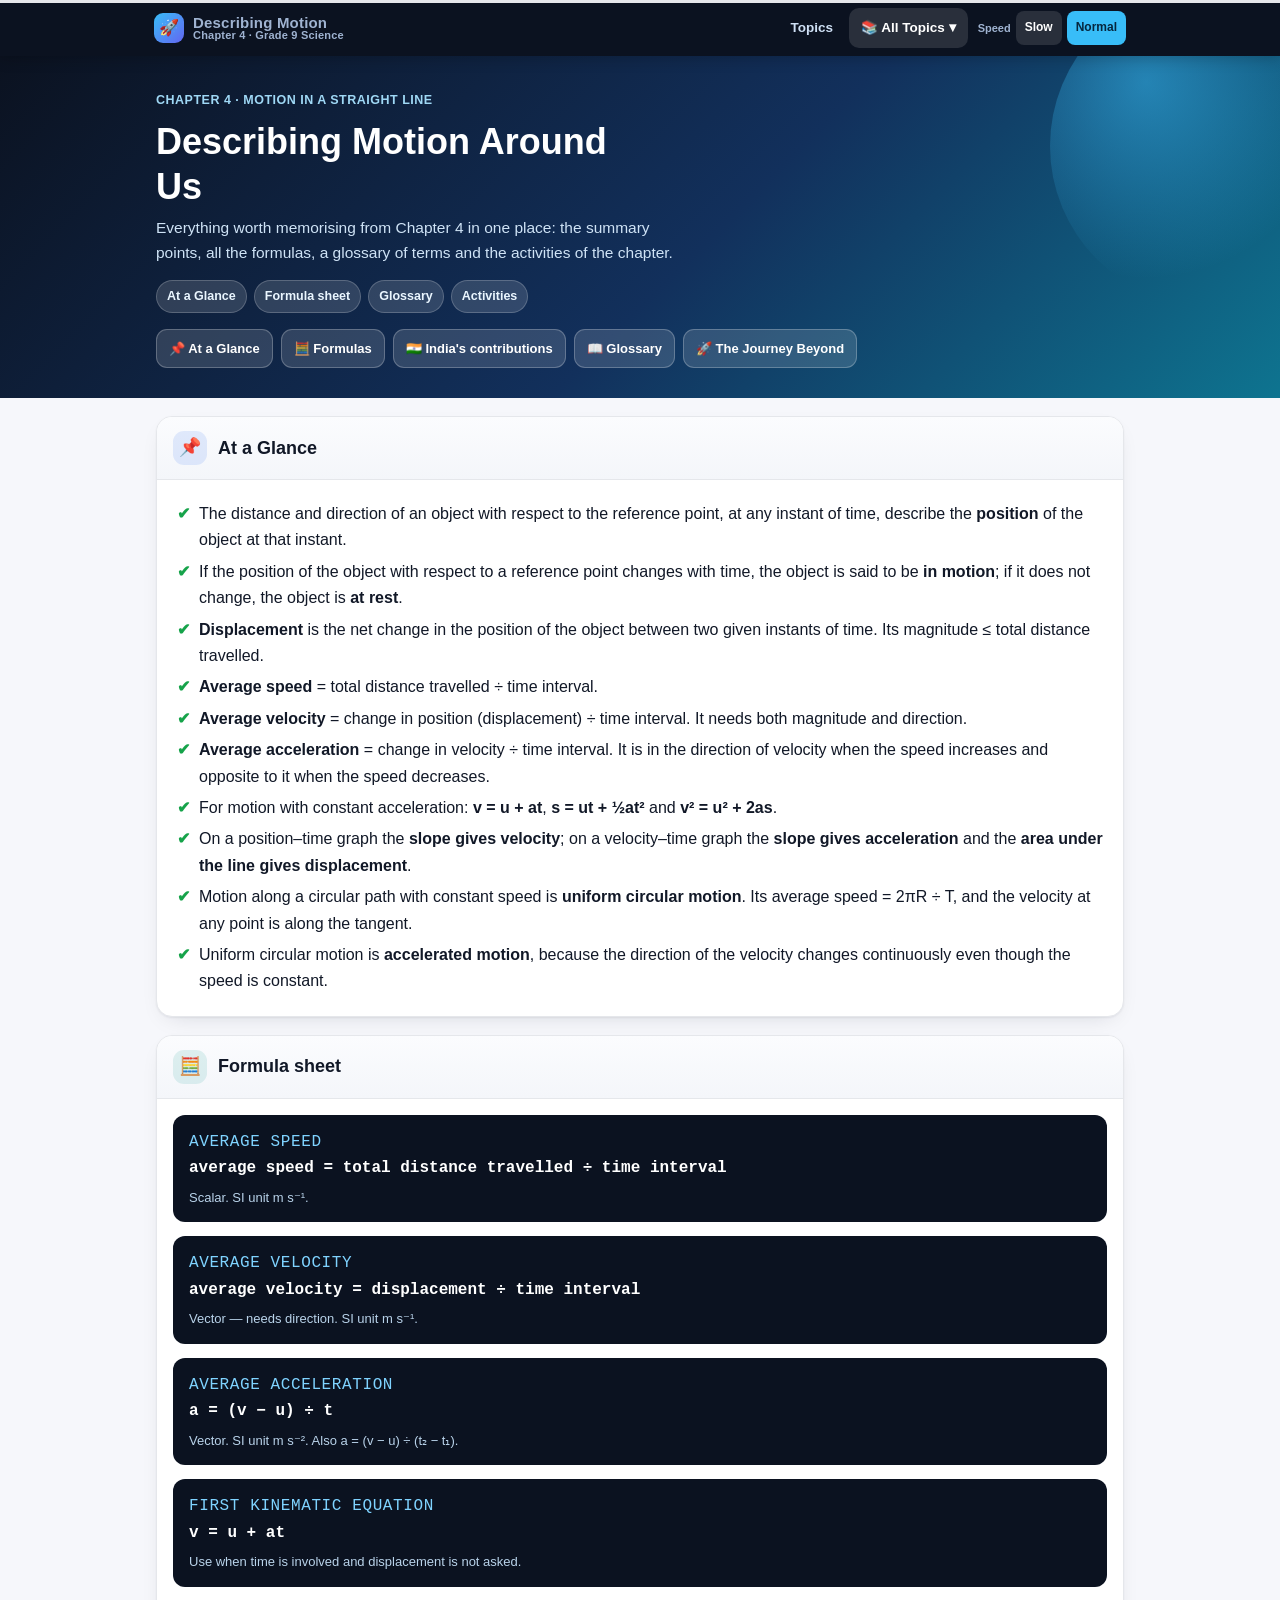
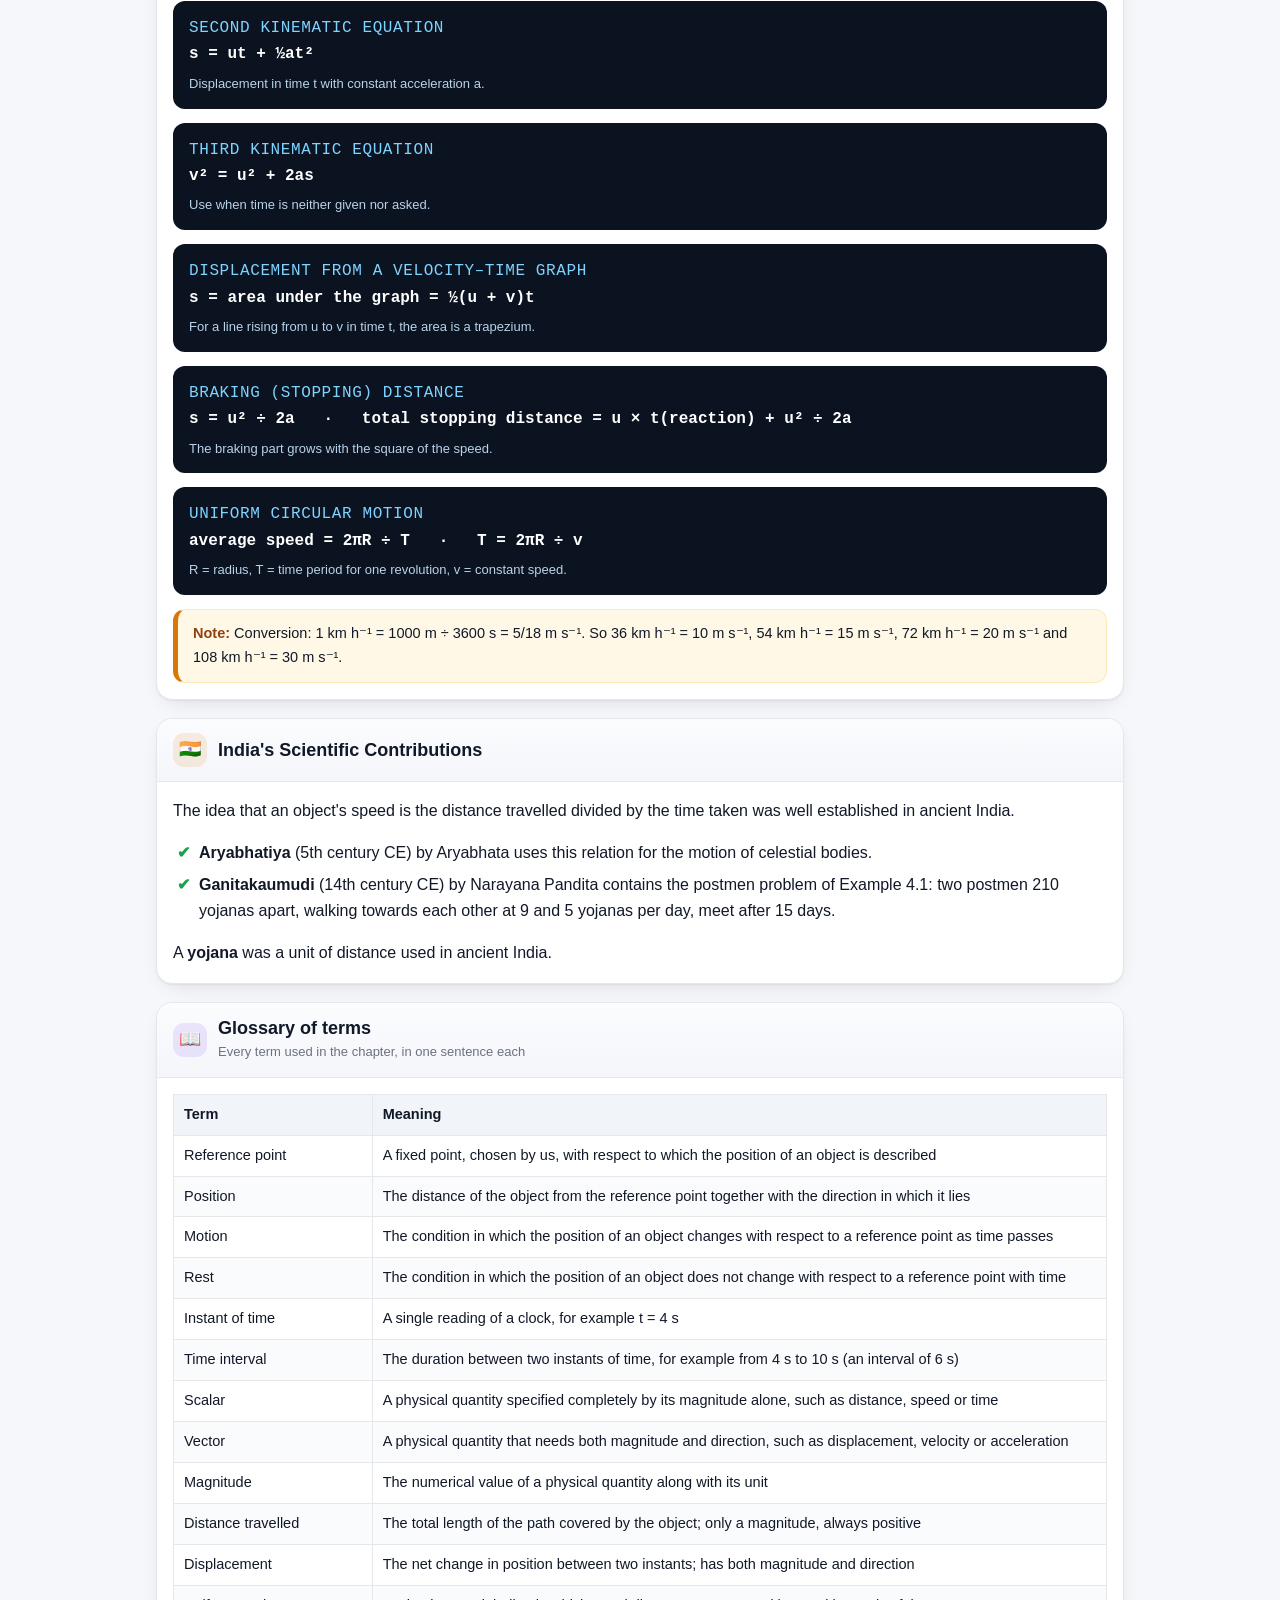
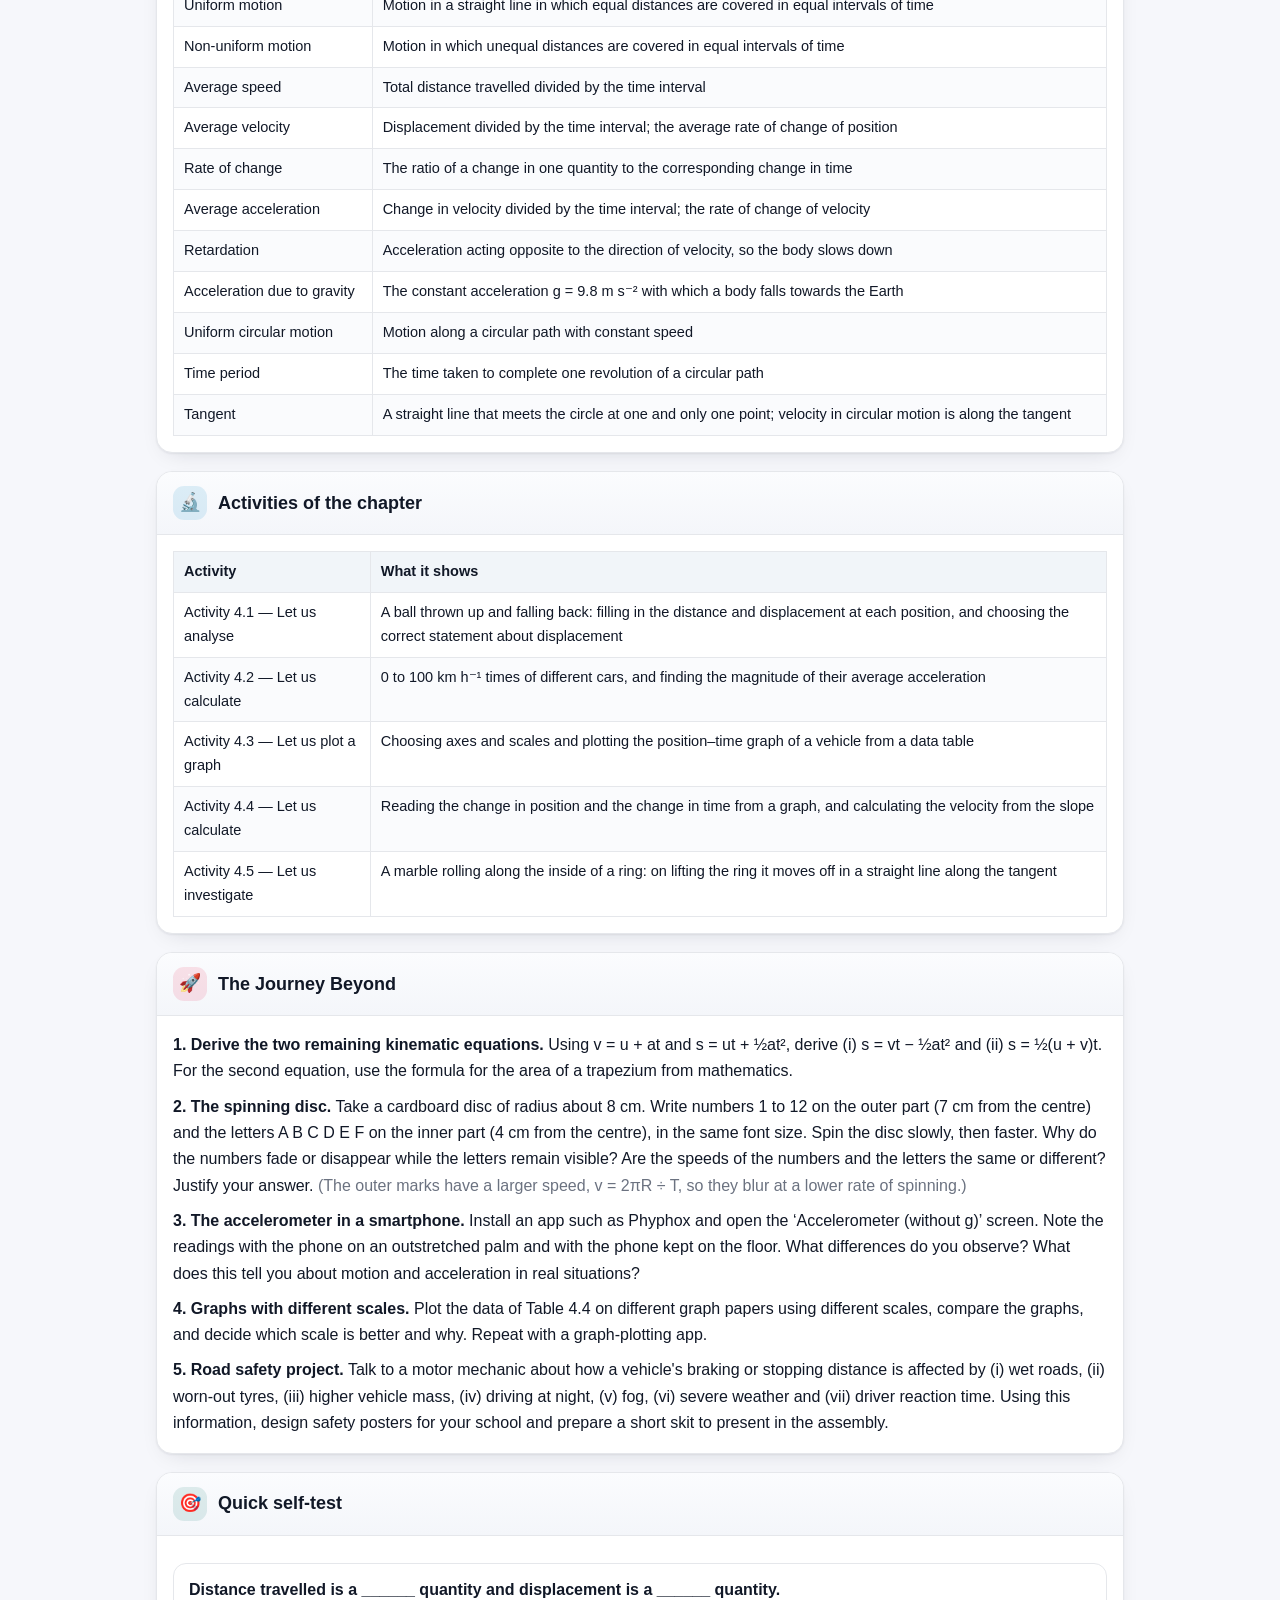
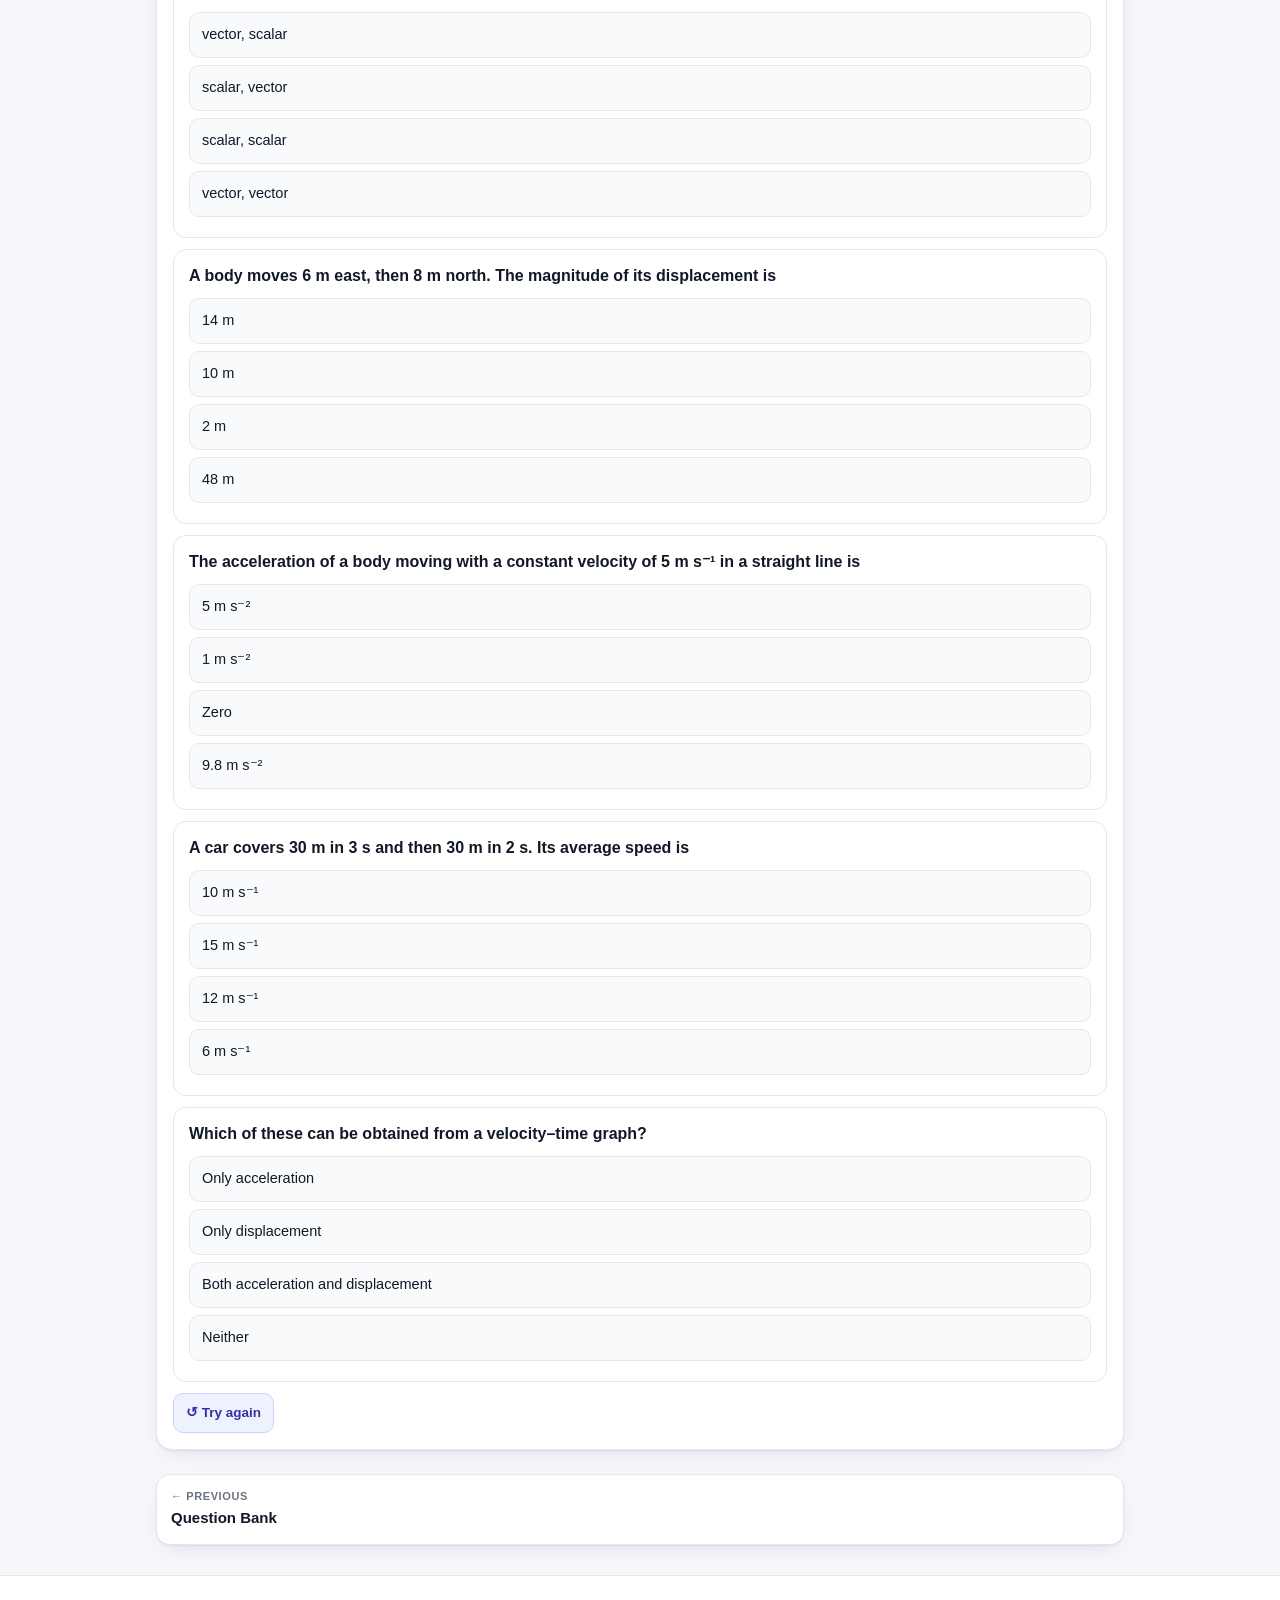
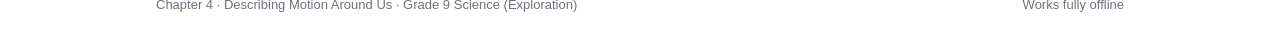
<file: revision.html>
<!DOCTYPE html>
<html lang="en"><head>
<meta charset="utf-8">
<meta name="viewport" content="width=device-width, initial-scale=1">
<title>Revision, Formulas and Glossary — Chapter 4</title>
<meta name="description" content="At a Glance summary, formula sheet, glossary and activities for Chapter 4.">
<link rel="stylesheet" href="assets/css/style.css">
</head><body>
<div class="rbar" style="height:3px;background:#e5e7eb;position:fixed;top:0;left:0;right:0;z-index:99"><i style="display:block;height:3px;width:0;background:linear-gradient(90deg,#38bdf8,#6366f1)"></i></div>
<nav class="nav"><div class="nav-in">
  <a class="brand" href="index.html"><span class="atom">🚀</span><span><b>Describing Motion</b>
    <span>Chapter 4 · Grade 9 Science</span></span></a>
  <div class="nav-links">
    <a class="desk" href="index.html">Topics</a>
    <div class="drop">
      <button class="dd-btn" type="button" aria-expanded="false">📚 All Topics ▾</button>
      <div class="drop-panel"><a href="topics/rest-motion.html" class=""><span class="dp-ico" style="background:#2563eb1f">🧭</span><span>Motion and rest</span></a><a href="topics/distance-displacement.html" class=""><span class="dp-ico" style="background:#0d94881f">📏</span><span>Distance and displacement</span></a><a href="topics/average-speed.html" class=""><span class="dp-ico" style="background:#16a34a1f">🚗</span><span>Average speed</span></a><a href="topics/average-velocity.html" class=""><span class="dp-ico" style="background:#0284c71f">➡️</span><span>Average velocity</span></a><a href="topics/acceleration.html" class=""><span class="dp-ico" style="background:#d977061f">⚡</span><span>Acceleration</span></a><a href="topics/position-time-graphs.html" class=""><span class="dp-ico" style="background:#7c3aed1f">📈</span><span>Position–time graphs</span></a><a href="topics/velocity-time-graphs.html" class=""><span class="dp-ico" style="background:#db27771f">📉</span><span>Velocity–time graphs</span></a><a href="topics/kinematic-equations.html" class=""><span class="dp-ico" style="background:#4338ca1f">🧮</span><span>Kinematic equations</span></a><a href="topics/applying-equations.html" class=""><span class="dp-ico" style="background:#e11d481f">🛑</span><span>Stopping distance</span></a><a href="topics/circular-motion.html" class=""><span class="dp-ico" style="background:#0891b21f">🎡</span><span>Uniform circular motion</span></a><div style="height:1px;background:#e5e7eb;margin:6px 4px"></div><a href="exercise.html"><span class="dp-ico" style="background:#eef2ff">📝</span><span>Exercise — all questions solved</span></a><a href="questionbank.html"><span class="dp-ico" style="background:#eef2ff">🗂️</span><span>Question bank</span></a><a href="revision.html"><span class="dp-ico" style="background:#eef2ff">🔁</span><span>Revision &amp; glossary</span></a></div>
    </div>
    <div class="spd" role="group" aria-label="Playback speed">
      <small>Speed</small>
      <button type="button" data-rate="0.85">Slow</button>
      <button type="button" class="on" data-rate="1">Normal</button>
    </div>
    <button class="menu-btn" type="button" aria-expanded="false">☰ Menu</button>
  </div>
</div></nav>
<header class="hero"><div class="wrap">
  <div class="crumb">Chapter 4 · Motion in a straight line</div><h1>Describing Motion Around Us</h1><p class="lead">Everything worth memorising from Chapter 4 in one place: the summary points, all the formulas, a glossary of terms and the activities of the chapter.</p><div class="tags"><span class="tag">At a Glance</span><span class="tag">Formula sheet</span><span class="tag">Glossary</span><span class="tag">Activities</span></div><div class="jumplinks"><a href="#glance">📌 At a Glance</a><a href="#formulas">🧮 Formulas</a><a href="#india">🇮🇳 India's contributions</a><a href="#glossary">📖 Glossary</a><a href="#beyond">🚀 The Journey Beyond</a></div>
</div></header><div class="wrap"><section class="card" id="glance"><div class="hd">
  <span class="ico" style="background:#2563eb1f">📌</span><div><h2>At a Glance</h2></div>
</div><div class="bd"><ul class="tick"><li>The distance and direction of an object with respect to the reference point, at any instant of time, describe the <b>position</b> of the object at that instant.</li><li>If the position of the object with respect to a reference point changes with time, the object is said to be <b>in motion</b>; if it does not change, the object is <b>at rest</b>.</li><li><b>Displacement</b> is the net change in the position of the object between two given instants of time. Its magnitude ≤ total distance travelled.</li><li><b>Average speed</b> = total distance travelled ÷ time interval.</li><li><b>Average velocity</b> = change in position (displacement) ÷ time interval. It needs both magnitude and direction.</li><li><b>Average acceleration</b> = change in velocity ÷ time interval. It is in the direction of velocity when the speed increases and opposite to it when the speed decreases.</li><li>For motion with constant acceleration: <b>v = u + at</b>, <b>s = ut + ½at²</b> and <b>v² = u² + 2as</b>.</li><li>On a position–time graph the <b>slope gives velocity</b>; on a velocity–time graph the <b>slope gives acceleration</b> and the <b>area under the line gives displacement</b>.</li><li>Motion along a circular path with constant speed is <b>uniform circular motion</b>. Its average speed = 2πR ÷ T, and the velocity at any point is along the tangent.</li><li>Uniform circular motion is <b>accelerated motion</b>, because the direction of the velocity changes continuously even though the speed is constant.</li></ul></div></section><section class="card" id="formulas"><div class="hd">
  <span class="ico" style="background:#0d94881f">🧮</span><div><h2>Formula sheet</h2></div>
</div><div class="bd"><div class="formula"><span class="fname">Average speed</span><b>average speed = total distance travelled ÷ time interval</b><span class="why">Scalar. SI unit m s⁻¹.</span></div><div class="formula"><span class="fname">Average velocity</span><b>average velocity = displacement ÷ time interval</b><span class="why">Vector — needs direction. SI unit m s⁻¹.</span></div><div class="formula"><span class="fname">Average acceleration</span><b>a = (v − u) ÷ t</b><span class="why">Vector. SI unit m s⁻². Also a = (v − u) ÷ (t₂ − t₁).</span></div><div class="formula"><span class="fname">First kinematic equation</span><b>v = u + at</b><span class="why">Use when time is involved and displacement is not asked.</span></div><div class="formula"><span class="fname">Second kinematic equation</span><b>s = ut + ½at²</b><span class="why">Displacement in time t with constant acceleration a.</span></div><div class="formula"><span class="fname">Third kinematic equation</span><b>v² = u² + 2as</b><span class="why">Use when time is neither given nor asked.</span></div><div class="formula"><span class="fname">Displacement from a velocity–time graph</span><b>s = area under the graph = ½(u + v)t</b><span class="why">For a line rising from u to v in time t, the area is a trapezium.</span></div><div class="formula"><span class="fname">Braking (stopping) distance</span><b>s = u² ÷ 2a &nbsp;&nbsp;·&nbsp;&nbsp; total stopping distance = u × t(reaction) + u² ÷ 2a</b><span class="why">The braking part grows with the square of the speed.</span></div><div class="formula"><span class="fname">Uniform circular motion</span><b>average speed = 2πR ÷ T &nbsp;&nbsp;·&nbsp;&nbsp; T = 2πR ÷ v</b><span class="why">R = radius, T = time period for one revolution, v = constant speed.</span></div><div class="note"><b>Note:</b> Conversion: 1 km h⁻¹ = 1000 m ÷ 3600 s = 5/18 m s⁻¹. So 36 km h⁻¹ = 10 m s⁻¹, 54 km h⁻¹ = 15 m s⁻¹, 72 km h⁻¹ = 20 m s⁻¹ and 108 km h⁻¹ = 30 m s⁻¹.</div></div></section><section class="card" id="india"><div class="hd">
  <span class="ico" style="background:#d977061f">🇮🇳</span><div><h2>India's Scientific Contributions</h2></div>
</div><div class="bd"><p>The idea that an object's speed is the distance travelled divided by the time taken was well established in ancient India.</p><ul class='tick'><li><b>Aryabhatiya</b> (5th century CE) by Aryabhata uses this relation for the motion of celestial bodies.</li><li><b>Ganitakaumudi</b> (14th century CE) by Narayana Pandita contains the postmen problem of Example 4.1: two postmen 210 yojanas apart, walking towards each other at 9 and 5 yojanas per day, meet after 15 days.</li></ul><p>A <b>yojana</b> was a unit of distance used in ancient India.</p></div></section><section class="card" id="glossary"><div class="hd">
  <span class="ico" style="background:#7c3aed1f">📖</span><div><h2>Glossary of terms</h2><p>Every term used in the chapter, in one sentence each</p></div>
</div><div class="bd"><table><thead><tr><th>Term</th><th>Meaning</th></tr></thead><tbody><tr><td>Reference point</td><td>A fixed point, chosen by us, with respect to which the position of an object is described</td></tr><tr><td>Position</td><td>The distance of the object from the reference point together with the direction in which it lies</td></tr><tr><td>Motion</td><td>The condition in which the position of an object changes with respect to a reference point as time passes</td></tr><tr><td>Rest</td><td>The condition in which the position of an object does not change with respect to a reference point with time</td></tr><tr><td>Instant of time</td><td>A single reading of a clock, for example t = 4 s</td></tr><tr><td>Time interval</td><td>The duration between two instants of time, for example from 4 s to 10 s (an interval of 6 s)</td></tr><tr><td>Scalar</td><td>A physical quantity specified completely by its magnitude alone, such as distance, speed or time</td></tr><tr><td>Vector</td><td>A physical quantity that needs both magnitude and direction, such as displacement, velocity or acceleration</td></tr><tr><td>Magnitude</td><td>The numerical value of a physical quantity along with its unit</td></tr><tr><td>Distance travelled</td><td>The total length of the path covered by the object; only a magnitude, always positive</td></tr><tr><td>Displacement</td><td>The net change in position between two instants; has both magnitude and direction</td></tr><tr><td>Uniform motion</td><td>Motion in a straight line in which equal distances are covered in equal intervals of time</td></tr><tr><td>Non-uniform motion</td><td>Motion in which unequal distances are covered in equal intervals of time</td></tr><tr><td>Average speed</td><td>Total distance travelled divided by the time interval</td></tr><tr><td>Average velocity</td><td>Displacement divided by the time interval; the average rate of change of position</td></tr><tr><td>Rate of change</td><td>The ratio of a change in one quantity to the corresponding change in time</td></tr><tr><td>Average acceleration</td><td>Change in velocity divided by the time interval; the rate of change of velocity</td></tr><tr><td>Retardation</td><td>Acceleration acting opposite to the direction of velocity, so the body slows down</td></tr><tr><td>Acceleration due to gravity</td><td>The constant acceleration g = 9.8 m s⁻² with which a body falls towards the Earth</td></tr><tr><td>Uniform circular motion</td><td>Motion along a circular path with constant speed</td></tr><tr><td>Time period</td><td>The time taken to complete one revolution of a circular path</td></tr><tr><td>Tangent</td><td>A straight line that meets the circle at one and only one point; velocity in circular motion is along the tangent</td></tr></tbody></table></div></section><section class="card" id="activities"><div class="hd">
  <span class="ico" style="background:#0284c71f">🔬</span><div><h2>Activities of the chapter</h2></div>
</div><div class="bd"><table><thead><tr><th>Activity</th><th>What it shows</th></tr></thead><tbody><tr><td>Activity 4.1 — Let us analyse</td><td>A ball thrown up and falling back: filling in the distance and displacement at each position, and choosing the correct statement about displacement</td></tr><tr><td>Activity 4.2 — Let us calculate</td><td>0 to 100 km h⁻¹ times of different cars, and finding the magnitude of their average acceleration</td></tr><tr><td>Activity 4.3 — Let us plot a graph</td><td>Choosing axes and scales and plotting the position–time graph of a vehicle from a data table</td></tr><tr><td>Activity 4.4 — Let us calculate</td><td>Reading the change in position and the change in time from a graph, and calculating the velocity from the slope</td></tr><tr><td>Activity 4.5 — Let us investigate</td><td>A marble rolling along the inside of a ring: on lifting the ring it moves off in a straight line along the tangent</td></tr></tbody></table></div></section><section class="card" id="beyond"><div class="hd">
  <span class="ico" style="background:#e11d481f">🚀</span><div><h2>The Journey Beyond</h2></div>
</div><div class="bd"><p><b>1. Derive the two remaining kinematic equations.</b> Using v = u + at and s = ut + ½at², derive (i) s = vt − ½at² and (ii) s = ½(u + v)t. For the second equation, use the formula for the area of a trapezium from mathematics.</p><p><b>2. The spinning disc.</b> Take a cardboard disc of radius about 8 cm. Write numbers 1 to 12 on the outer part (7 cm from the centre) and the letters A B C D E F on the inner part (4 cm from the centre), in the same font size. Spin the disc slowly, then faster. Why do the numbers fade or disappear while the letters remain visible? Are the speeds of the numbers and the letters the same or different? Justify your answer. <span class='mut'>(The outer marks have a larger speed, v = 2πR ÷ T, so they blur at a lower rate of spinning.)</span></p><p><b>3. The accelerometer in a smartphone.</b> Install an app such as Phyphox and open the ‘Accelerometer (without g)’ screen. Note the readings with the phone on an outstretched palm and with the phone kept on the floor. What differences do you observe? What does this tell you about motion and acceleration in real situations?</p><p><b>4. Graphs with different scales.</b> Plot the data of Table 4.4 on different graph papers using different scales, compare the graphs, and decide which scale is better and why. Repeat with a graph-plotting app.</p><p><b>5. Road safety project.</b> Talk to a motor mechanic about how a vehicle's braking or stopping distance is affected by (i) wet roads, (ii) worn-out tyres, (iii) higher vehicle mass, (iv) driving at night, (v) fog, (vi) severe weather and (vii) driver reaction time. Using this information, design safety posters for your school and prepare a short skit to present in the assembly.</p></div></section><section class="card" id="selftest"><div class="hd">
  <span class="ico" style="background:#0f766e1f">🎯</span><div><h2>Quick self-test</h2></div>
</div><div class="bd"><div class="quiz"><div class="mcq"><p class="q">Distance travelled is a ______ quantity and displacement is a ______ quantity.</p><button class="opt" type="button" data-ok="0">vector, scalar</button><button class="opt" type="button" data-ok="1">scalar, vector</button><button class="opt" type="button" data-ok="0">scalar, scalar</button><button class="opt" type="button" data-ok="0">vector, vector</button><div class="feedback" data-exp="Distance has only magnitude (scalar); displacement has magnitude and direction (vector)."></div></div><div class="mcq"><p class="q">A body moves 6 m east, then 8 m north. The magnitude of its displacement is</p><button class="opt" type="button" data-ok="0">14 m</button><button class="opt" type="button" data-ok="1">10 m</button><button class="opt" type="button" data-ok="0">2 m</button><button class="opt" type="button" data-ok="0">48 m</button><div class="feedback" data-exp="The two displacements are perpendicular, so the resultant = √(6² + 8²) = 10 m."></div></div><div class="mcq"><p class="q">The acceleration of a body moving with a constant velocity of 5 m s⁻¹ in a straight line is</p><button class="opt" type="button" data-ok="0">5 m s⁻²</button><button class="opt" type="button" data-ok="0">1 m s⁻²</button><button class="opt" type="button" data-ok="1">Zero</button><button class="opt" type="button" data-ok="0">9.8 m s⁻²</button><div class="feedback" data-exp="The velocity is not changing, so the acceleration is zero."></div></div><div class="mcq"><p class="q">A car covers 30 m in 3 s and then 30 m in 2 s. Its average speed is</p><button class="opt" type="button" data-ok="0">10 m s⁻¹</button><button class="opt" type="button" data-ok="0">15 m s⁻¹</button><button class="opt" type="button" data-ok="1">12 m s⁻¹</button><button class="opt" type="button" data-ok="0">6 m s⁻¹</button><div class="feedback" data-exp="Total distance 60 m in total time 5 s gives 60 ÷ 5 = 12 m s⁻¹."></div></div><div class="mcq"><p class="q">Which of these can be obtained from a velocity–time graph?</p><button class="opt" type="button" data-ok="0">Only acceleration</button><button class="opt" type="button" data-ok="0">Only displacement</button><button class="opt" type="button" data-ok="1">Both acceleration and displacement</button><button class="opt" type="button" data-ok="0">Neither</button><div class="feedback" data-exp="Slope gives acceleration and the area under the line gives displacement."></div></div></div><button class="quiz-reset" type="button">↺ Try again</button></div></section></div><div class="wrap"><div class="pn"><a class="prev" href="questionbank.html"><small>← PREVIOUS</small><b>Question Bank</b></a></div></div>
<footer class="foot"><div class="in"><span>Chapter 4 · Describing Motion Around Us · Grade 9 Science (Exploration)</span><span>Works fully offline</span></div></footer>
<script src="assets/js/main.js"></script>

</body></html>
</file>
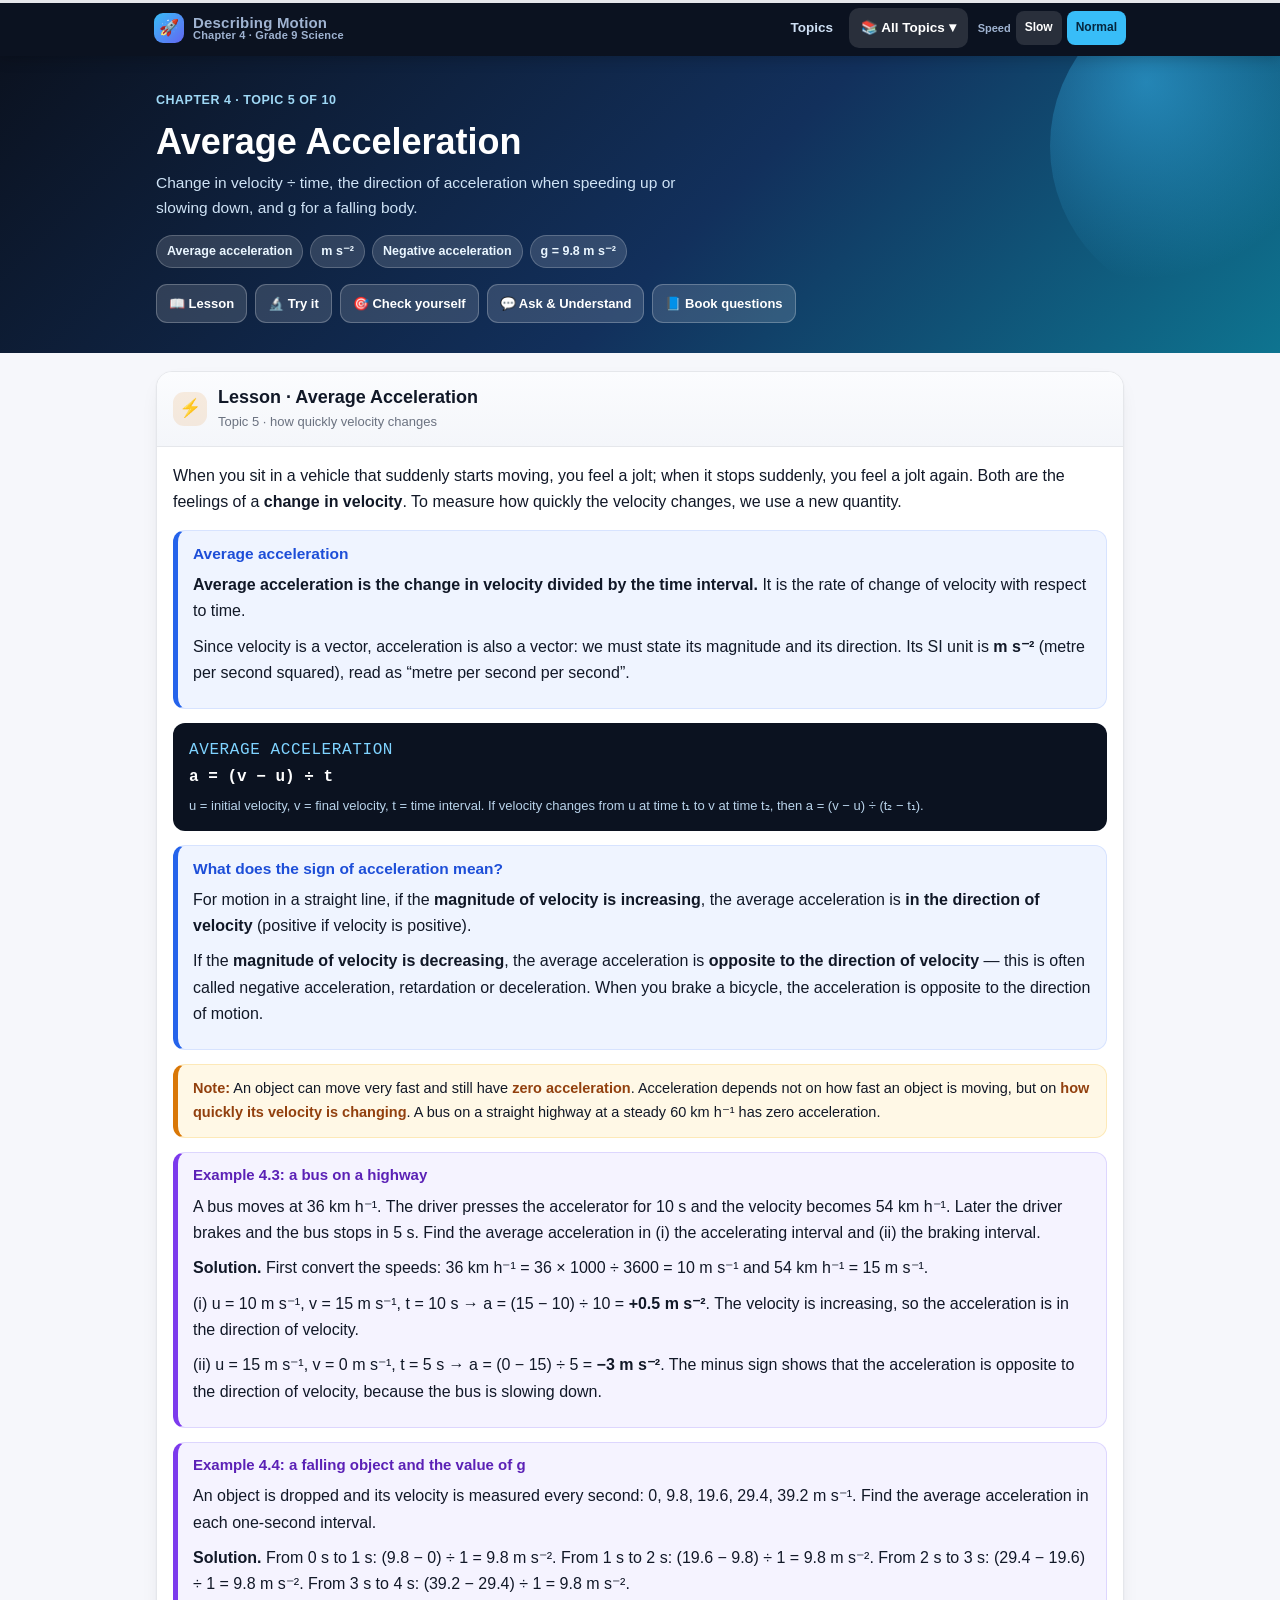
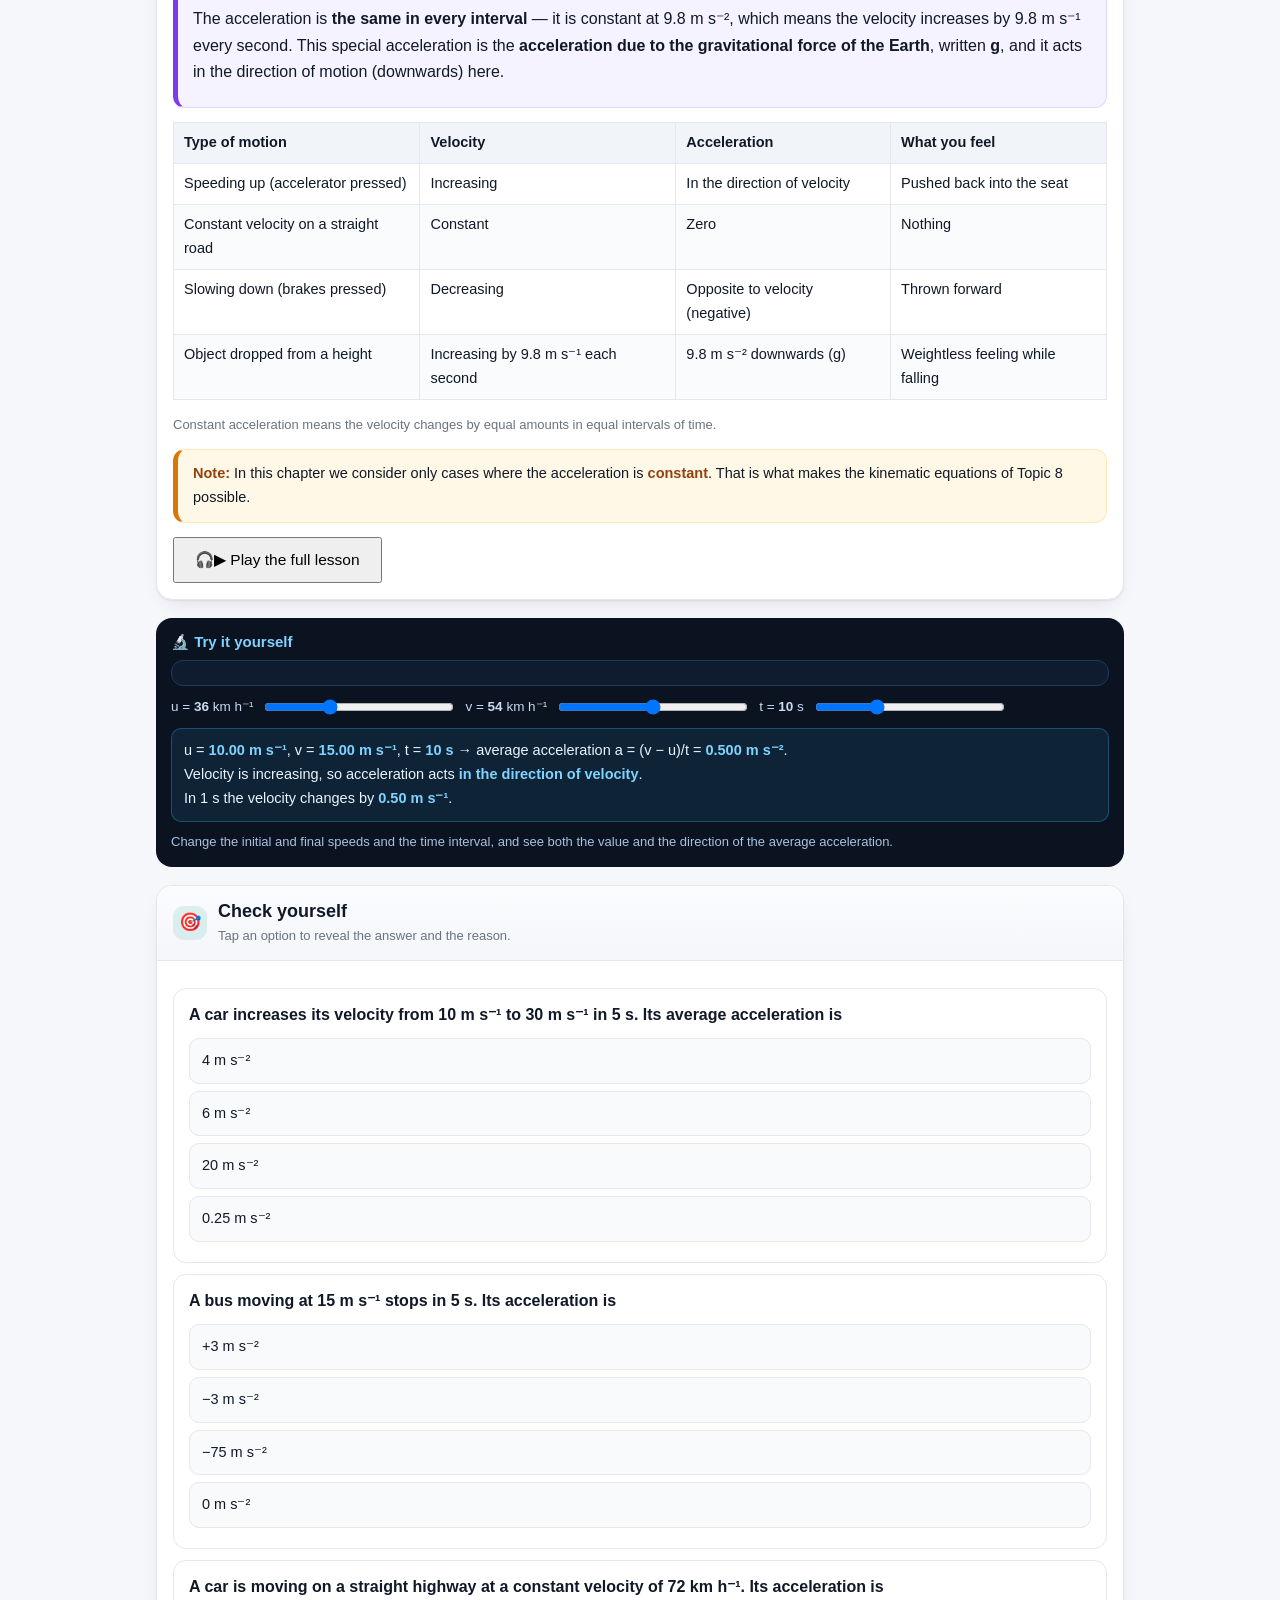
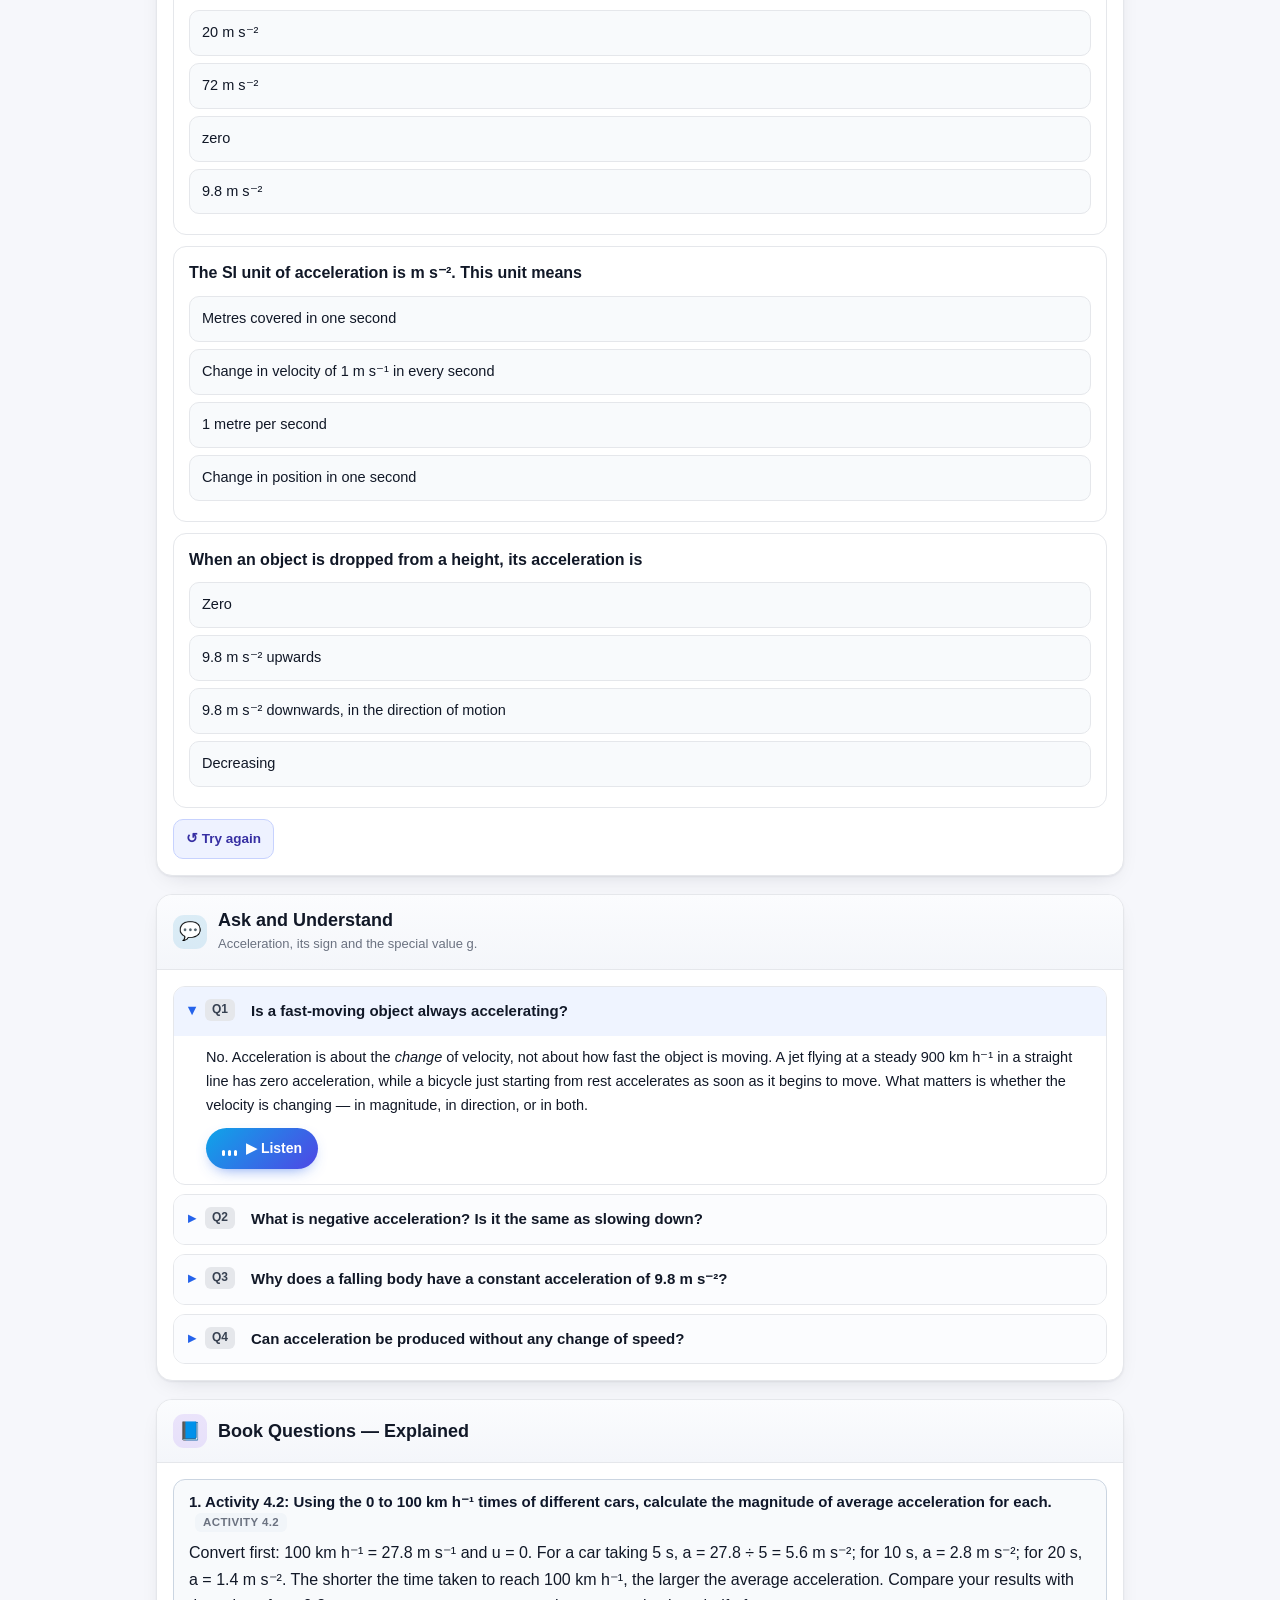
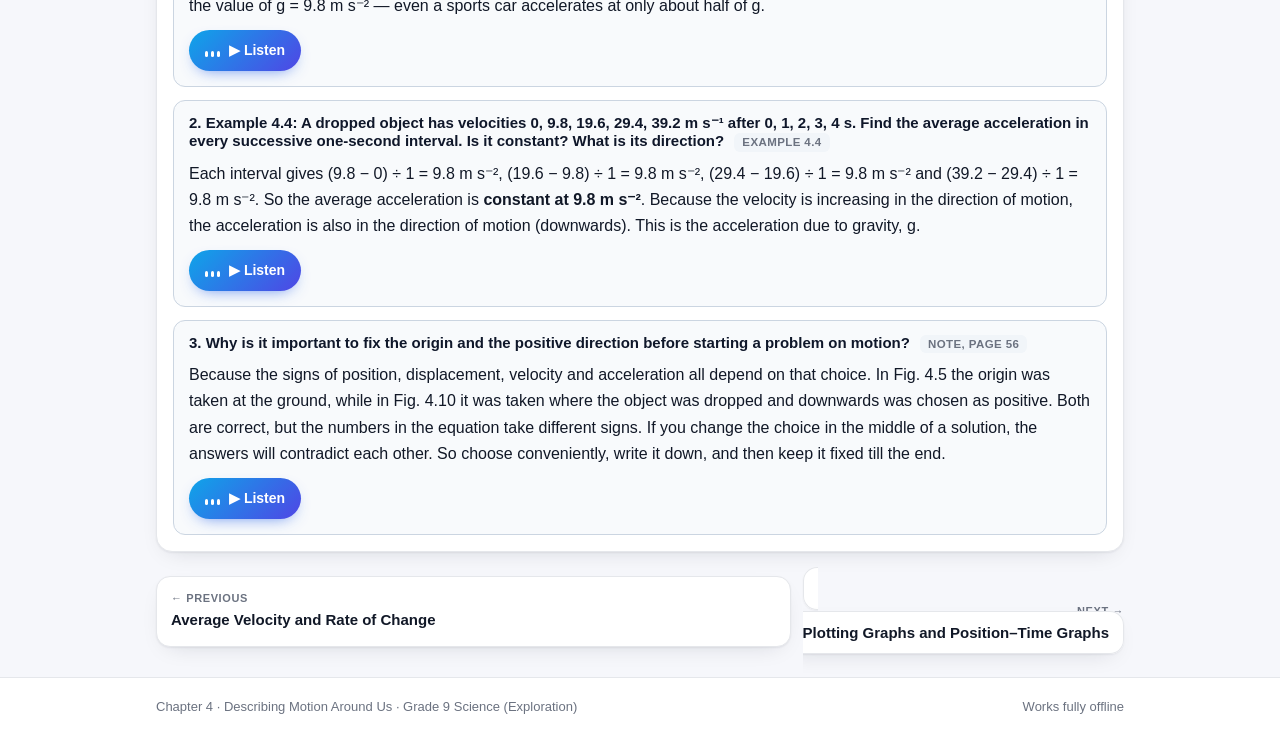
<file: topics/acceleration.html>
<!DOCTYPE html>
<html lang="en"><head>
<meta charset="utf-8">
<meta name="viewport" content="width=device-width, initial-scale=1">
<title>Average Acceleration — Chapter 4</title>
<meta name="description" content="Average acceleration, its direction, and the acceleration due to gravity.">
<link rel="stylesheet" href="../assets/css/style.css">
</head><body>
<div class="rbar" style="height:3px;background:#e5e7eb;position:fixed;top:0;left:0;right:0;z-index:99"><i style="display:block;height:3px;width:0;background:linear-gradient(90deg,#38bdf8,#6366f1)"></i></div>
<nav class="nav"><div class="nav-in">
  <a class="brand" href="../index.html"><span class="atom">🚀</span><span><b>Describing Motion</b>
    <span>Chapter 4 · Grade 9 Science</span></span></a>
  <div class="nav-links">
    <a class="desk" href="../index.html">Topics</a>
    <div class="drop">
      <button class="dd-btn" type="button" aria-expanded="false">📚 All Topics ▾</button>
      <div class="drop-panel"><a href="../topics/rest-motion.html" class=""><span class="dp-ico" style="background:#2563eb1f">🧭</span><span>Motion and rest</span></a><a href="../topics/distance-displacement.html" class=""><span class="dp-ico" style="background:#0d94881f">📏</span><span>Distance and displacement</span></a><a href="../topics/average-speed.html" class=""><span class="dp-ico" style="background:#16a34a1f">🚗</span><span>Average speed</span></a><a href="../topics/average-velocity.html" class=""><span class="dp-ico" style="background:#0284c71f">➡️</span><span>Average velocity</span></a><a href="../topics/acceleration.html" class="on"><span class="dp-ico" style="background:#d977061f">⚡</span><span>Acceleration</span></a><a href="../topics/position-time-graphs.html" class=""><span class="dp-ico" style="background:#7c3aed1f">📈</span><span>Position–time graphs</span></a><a href="../topics/velocity-time-graphs.html" class=""><span class="dp-ico" style="background:#db27771f">📉</span><span>Velocity–time graphs</span></a><a href="../topics/kinematic-equations.html" class=""><span class="dp-ico" style="background:#4338ca1f">🧮</span><span>Kinematic equations</span></a><a href="../topics/applying-equations.html" class=""><span class="dp-ico" style="background:#e11d481f">🛑</span><span>Stopping distance</span></a><a href="../topics/circular-motion.html" class=""><span class="dp-ico" style="background:#0891b21f">🎡</span><span>Uniform circular motion</span></a><div style="height:1px;background:#e5e7eb;margin:6px 4px"></div><a href="../exercise.html"><span class="dp-ico" style="background:#eef2ff">📝</span><span>Exercise — all questions solved</span></a><a href="../questionbank.html"><span class="dp-ico" style="background:#eef2ff">🗂️</span><span>Question bank</span></a><a href="../revision.html"><span class="dp-ico" style="background:#eef2ff">🔁</span><span>Revision &amp; glossary</span></a></div>
    </div>
    <div class="spd" role="group" aria-label="Playback speed">
      <small>Speed</small>
      <button type="button" data-rate="0.85">Slow</button>
      <button type="button" class="on" data-rate="1">Normal</button>
    </div>
    <button class="menu-btn" type="button" aria-expanded="false">☰ Menu</button>
  </div>
</div></nav>
<header class="hero"><div class="wrap">
  <div class="crumb">Chapter 4 · Topic 5 of 10</div><h1>Average Acceleration</h1><p class="lead">Change in velocity ÷ time, the direction of acceleration when speeding up or slowing down, and g for a falling body.</p><div class="tags"><span class="tag">Average acceleration</span><span class="tag">m s⁻²</span><span class="tag">Negative acceleration</span><span class="tag">g = 9.8 m s⁻²</span></div><div class="jumplinks"><a href="#lesson">📖 Lesson</a><a href="#lab">🔬 Try it</a><a href="#quiz">🎯 Check yourself</a><a href="#faq">💬 Ask & Understand</a><a href="#bookqa">📘 Book questions</a></div>
</div></header><div class="wrap"><section class="card" id="lesson"><div class="hd">
  <span class="ico" style="background:#d977061f">⚡</span><div><h2>Lesson · Average Acceleration</h2><p>Topic 5 · how quickly velocity changes</p></div>
</div><div class="bd"><p>When you sit in a vehicle that suddenly starts moving, you feel a jolt; when it stops suddenly, you feel a jolt again. Both are the feelings of a <b>change in velocity</b>. To measure how quickly the velocity changes, we use a new quantity.</p><div class="learn"><h3>Average acceleration</h3><p><b>Average acceleration is the change in velocity divided by the time interval.</b> It is the rate of change of velocity with respect to time.</p><p>Since velocity is a vector, acceleration is also a vector: we must state its magnitude and its direction. Its SI unit is <b>m s⁻²</b> (metre per second squared), read as “metre per second per second”.</p></div><div class="formula"><span class="fname">Average acceleration</span><b>a = (v − u) ÷ t</b><span class="why">u = initial velocity, v = final velocity, t = time interval. If velocity changes from u at time t₁ to v at time t₂, then a = (v − u) ÷ (t₂ − t₁).</span></div><div class="learn"><h3>What does the sign of acceleration mean?</h3><p>For motion in a straight line, if the <b>magnitude of velocity is increasing</b>, the average acceleration is <b>in the direction of velocity</b> (positive if velocity is positive).</p><p>If the <b>magnitude of velocity is decreasing</b>, the average acceleration is <b>opposite to the direction of velocity</b> — this is often called negative acceleration, retardation or deceleration. When you brake a bicycle, the acceleration is opposite to the direction of motion.</p></div><div class="note"><b>Note:</b> An object can move very fast and still have <b>zero acceleration</b>. Acceleration depends not on how fast an object is moving, but on <b>how quickly its velocity is changing</b>. A bus on a straight highway at a steady 60 km h⁻¹ has zero acceleration.</div><div class="example"><h4>Example 4.3: a bus on a highway</h4><p>A bus moves at 36 km h⁻¹. The driver presses the accelerator for 10 s and the velocity becomes 54 km h⁻¹. Later the driver brakes and the bus stops in 5 s. Find the average acceleration in (i) the accelerating interval and (ii) the braking interval.</p><p><b>Solution.</b> First convert the speeds: 36 km h⁻¹ = 36 × 1000 ÷ 3600 = 10 m s⁻¹ and 54 km h⁻¹ = 15 m s⁻¹.</p><p>(i) u = 10 m s⁻¹, v = 15 m s⁻¹, t = 10 s → a = (15 − 10) ÷ 10 = <b>+0.5 m s⁻²</b>. The velocity is increasing, so the acceleration is in the direction of velocity.</p><p>(ii) u = 15 m s⁻¹, v = 0 m s⁻¹, t = 5 s → a = (0 − 15) ÷ 5 = <b>−3 m s⁻²</b>. The minus sign shows that the acceleration is opposite to the direction of velocity, because the bus is slowing down.</p></div><div class="example"><h4>Example 4.4: a falling object and the value of g</h4><p>An object is dropped and its velocity is measured every second: 0, 9.8, 19.6, 29.4, 39.2 m s⁻¹. Find the average acceleration in each one-second interval.</p><p><b>Solution.</b> From 0 s to 1 s: (9.8 − 0) ÷ 1 = 9.8 m s⁻². From 1 s to 2 s: (19.6 − 9.8) ÷ 1 = 9.8 m s⁻². From 2 s to 3 s: (29.4 − 19.6) ÷ 1 = 9.8 m s⁻². From 3 s to 4 s: (39.2 − 29.4) ÷ 1 = 9.8 m s⁻².</p><p>The acceleration is <b>the same in every interval</b> — it is constant at 9.8 m s⁻², which means the velocity increases by 9.8 m s⁻¹ every second. This special acceleration is the <b>acceleration due to the gravitational force of the Earth</b>, written <b>g</b>, and it acts in the direction of motion (downwards) here.</p></div><table><thead><tr><th>Type of motion</th><th>Velocity</th><th>Acceleration</th><th>What you feel</th></tr></thead><tbody><tr><td>Speeding up (accelerator pressed)</td><td>Increasing</td><td>In the direction of velocity</td><td>Pushed back into the seat</td></tr><tr><td>Constant velocity on a straight road</td><td>Constant</td><td>Zero</td><td>Nothing</td></tr><tr><td>Slowing down (brakes pressed)</td><td>Decreasing</td><td>Opposite to velocity (negative)</td><td>Thrown forward</td></tr><tr><td>Object dropped from a height</td><td>Increasing by 9.8 m s⁻¹ each second</td><td>9.8 m s⁻² downwards (g)</td><td>Weightless feeling while falling</td></tr></tbody></table><div class="mut" style="font-size:13px">Constant acceleration means the velocity changes by equal amounts in equal intervals of time.</div><div class="note"><b>Note:</b> In this chapter we consider only cases where the acceleration is <b>constant</b>. That is what makes the kinematic equations of Topic 8 possible.</div><div class="aud-row lesson-audio"><button class="aud-big" data-src="../audio/t5_lesson.mp3" type="button" aria-label="▶ Play the full lesson">🎧<span class="lbl">▶ Play the full lesson</span></button></div></div></section><div class="lab" id="lab" data-demo="accel"><h3>🔬 Try it yourself</h3><div class="stage"></div><div class="ctrls"></div><div class="out"></div><div class="cap">Change the initial and final speeds and the time interval, and see both the value and the direction of the average acceleration.</div></div><section class="card" id="quiz"><div class="hd">
  <span class="ico" style="background:#0d94881f">🎯</span><div><h2>Check yourself</h2><p>Tap an option to reveal the answer and the reason.</p></div>
</div><div class="bd"><div class="quiz"><div class="mcq"><p class="q">A car increases its velocity from 10 m s⁻¹ to 30 m s⁻¹ in 5 s. Its average acceleration is</p><button class="opt" type="button" data-ok="1">4 m s⁻²</button><button class="opt" type="button" data-ok="0">6 m s⁻²</button><button class="opt" type="button" data-ok="0">20 m s⁻²</button><button class="opt" type="button" data-ok="0">0.25 m s⁻²</button><div class="feedback" data-exp="a = (v − u) ÷ t = (30 − 10) ÷ 5 = 20 ÷ 5 = 4 m s⁻², in the direction of motion."></div></div><div class="mcq"><p class="q">A bus moving at 15 m s⁻¹ stops in 5 s. Its acceleration is</p><button class="opt" type="button" data-ok="0">+3 m s⁻²</button><button class="opt" type="button" data-ok="1">−3 m s⁻²</button><button class="opt" type="button" data-ok="0">−75 m s⁻²</button><button class="opt" type="button" data-ok="0">0 m s⁻²</button><div class="feedback" data-exp="a = (0 − 15) ÷ 5 = −3 m s⁻². The minus sign shows the acceleration is opposite to the direction of velocity, as the bus is slowing down."></div></div><div class="mcq"><p class="q">A car is moving on a straight highway at a constant velocity of 72 km h⁻¹. Its acceleration is</p><button class="opt" type="button" data-ok="0">20 m s⁻²</button><button class="opt" type="button" data-ok="0">72 m s⁻²</button><button class="opt" type="button" data-ok="1">zero</button><button class="opt" type="button" data-ok="0">9.8 m s⁻²</button><div class="feedback" data-exp="The velocity is not changing — neither in magnitude nor in direction — so the acceleration is zero, however fast the car is moving."></div></div><div class="mcq"><p class="q">The SI unit of acceleration is m s⁻². This unit means</p><button class="opt" type="button" data-ok="0">Metres covered in one second</button><button class="opt" type="button" data-ok="1">Change in velocity of 1 m s⁻¹ in every second</button><button class="opt" type="button" data-ok="0">1 metre per second</button><button class="opt" type="button" data-ok="0">Change in position in one second</button><div class="feedback" data-exp="Acceleration is the change in velocity per unit time, so 1 m s⁻² means the velocity changes by 1 m s⁻¹ every second."></div></div><div class="mcq"><p class="q">When an object is dropped from a height, its acceleration is</p><button class="opt" type="button" data-ok="0">Zero</button><button class="opt" type="button" data-ok="0">9.8 m s⁻² upwards</button><button class="opt" type="button" data-ok="1">9.8 m s⁻² downwards, in the direction of motion</button><button class="opt" type="button" data-ok="0">Decreasing</button><div class="feedback" data-exp="The velocity increases by 9.8 m s⁻¹ every second downwards, so the acceleration due to gravity g = 9.8 m s⁻² acts downwards — in the direction of the motion."></div></div></div><button class="quiz-reset" type="button">↺ Try again</button></div></section><section class="card" id="faq"><div class="hd">
  <span class="ico" style="background:#0284c71f">💬</span><div><h2>Ask and Understand</h2><p>Acceleration, its sign and the special value g.</p></div>
</div><div class="bd"><details class="faq" open><summary><span class="qbadge">Q1</span>Is a fast-moving object always accelerating?</summary><div class="ab"><p>No. Acceleration is about the <i>change</i> of velocity, not about how fast the object is moving. A jet flying at a steady 900 km h⁻¹ in a straight line has zero acceleration, while a bicycle just starting from rest accelerates as soon as it begins to move. What matters is whether the velocity is changing — in magnitude, in direction, or in both.</p><div class="aud-row"><button class="aud-btn" data-src="../audio/t5_faq1.mp3" type="button" aria-label="▶ Listen"><span class="wave"><i></i><i></i><i></i></span><span class="lbl">▶ Listen</span></button></div></div></details><details class="faq"><summary><span class="qbadge">Q2</span>What is negative acceleration? Is it the same as slowing down?</summary><div class="ab"><p>Negative acceleration means the acceleration points in the direction opposite to the chosen positive direction. If the object is moving in the positive direction, negative acceleration means it is slowing down (retardation). But if the object is moving in the negative direction, a negative acceleration makes it speed up in that direction. So the sign must always be read together with the direction of motion — the safest rule is: acceleration in the direction of velocity → speeding up; acceleration opposite to velocity → slowing down.</p><div class="aud-row"><button class="aud-btn" data-src="../audio/t5_faq2.mp3" type="button" aria-label="▶ Listen"><span class="wave"><i></i><i></i><i></i></span><span class="lbl">▶ Listen</span></button></div></div></details><details class="faq"><summary><span class="qbadge">Q3</span>Why does a falling body have a constant acceleration of 9.8 m s⁻²?</summary><div class="ab"><p>Because the Earth pulls every object towards itself with a force that stays practically the same near the surface, so the velocity of a freely falling body increases by equal amounts in equal intervals of time: 9.8, 19.6, 29.4, 39.2 m s⁻¹ after 1, 2, 3, 4 s. That is exactly the meaning of constant acceleration, and the value is called the acceleration due to gravity, g = 9.8 m s⁻². (The symbol g is used for its magnitude; its direction is towards the centre of the Earth.)</p><div class="aud-row"><button class="aud-btn" data-src="../audio/t5_faq3.mp3" type="button" aria-label="▶ Listen"><span class="wave"><i></i><i></i><i></i></span><span class="lbl">▶ Listen</span></button></div></div></details><details class="faq"><summary><span class="qbadge">Q4</span>Can acceleration be produced without any change of speed?</summary><div class="ab"><p>Yes — if the direction of the velocity changes while its magnitude stays the same. This happens in uniform circular motion, where an object moves round a circle at constant speed. Because velocity is a vector, a change in direction is also a change in velocity, so the motion is accelerated. In everyday language we usually notice acceleration only when a vehicle speeds up or slows down, but turning a corner at a steady speed also involves acceleration. Topic 10 studies exactly this case.</p><div class="aud-row"><button class="aud-btn" data-src="../audio/t5_faq4.mp3" type="button" aria-label="▶ Listen"><span class="wave"><i></i><i></i><i></i></span><span class="lbl">▶ Listen</span></button></div></div></details></div></section><section class="card" id="bookqa"><div class="hd">
  <span class="ico" style="background:#7c3aed1f">📘</span><div><h2>Book Questions — Explained</h2></div>
</div><div class="bd"><div class="ex" style="border-style:solid"><h4>1. Activity 4.2: Using the 0 to 100 km h⁻¹ times of different cars, calculate the magnitude of average acceleration for each. <span class="meta">Activity 4.2</span></h4><p>Convert first: 100 km h⁻¹ = 27.8 m s⁻¹ and u = 0. For a car taking 5 s, a = 27.8 ÷ 5 = 5.6 m s⁻²; for 10 s, a = 2.8 m s⁻²; for 20 s, a = 1.4 m s⁻². The shorter the time taken to reach 100 km h⁻¹, the larger the average acceleration. Compare your results with the value of g = 9.8 m s⁻² — even a sports car accelerates at only about half of g.</p><div class="aud-row"><button class="aud-btn" data-src="../audio/t5_bq1.mp3" type="button" aria-label="▶ Listen"><span class="wave"><i></i><i></i><i></i></span><span class="lbl">▶ Listen</span></button></div></div><div class="ex" style="border-style:solid"><h4>2. Example 4.4: A dropped object has velocities 0, 9.8, 19.6, 29.4, 39.2 m s⁻¹ after 0, 1, 2, 3, 4 s. Find the average acceleration in every successive one-second interval. Is it constant? What is its direction? <span class="meta">Example 4.4</span></h4><p>Each interval gives (9.8 − 0) ÷ 1 = 9.8 m s⁻², (19.6 − 9.8) ÷ 1 = 9.8 m s⁻², (29.4 − 19.6) ÷ 1 = 9.8 m s⁻² and (39.2 − 29.4) ÷ 1 = 9.8 m s⁻². So the average acceleration is <b>constant at 9.8 m s⁻²</b>. Because the velocity is increasing in the direction of motion, the acceleration is also in the direction of motion (downwards). This is the acceleration due to gravity, g.</p><div class="aud-row"><button class="aud-btn" data-src="../audio/t5_bq2.mp3" type="button" aria-label="▶ Listen"><span class="wave"><i></i><i></i><i></i></span><span class="lbl">▶ Listen</span></button></div></div><div class="ex" style="border-style:solid"><h4>3. Why is it important to fix the origin and the positive direction before starting a problem on motion? <span class="meta">Note, page 56</span></h4><p>Because the signs of position, displacement, velocity and acceleration all depend on that choice. In Fig. 4.5 the origin was taken at the ground, while in Fig. 4.10 it was taken where the object was dropped and downwards was chosen as positive. Both are correct, but the numbers in the equation take different signs. If you change the choice in the middle of a solution, the answers will contradict each other. So choose conveniently, write it down, and then keep it fixed till the end.</p><div class="aud-row"><button class="aud-btn" data-src="../audio/t5_bq3.mp3" type="button" aria-label="▶ Listen"><span class="wave"><i></i><i></i><i></i></span><span class="lbl">▶ Listen</span></button></div></div></div></section></div><div class="wrap"><div class="pn"><a class="prev" href="average-velocity.html"><small>← PREVIOUS</small><b>Average Velocity and Rate of Change</b></a><div class="next-wrap" style="margin-left:auto"><a class="next" href="position-time-graphs.html"><small>NEXT →</small><b>Plotting Graphs and Position–Time Graphs</b></a></div></div></div>
<footer class="foot"><div class="in"><span>Chapter 4 · Describing Motion Around Us · Grade 9 Science (Exploration)</span><span>Works fully offline</span></div></footer>
<script src="../assets/js/main.js"></script>
<script src="../assets/js/demos.js"></script>
</body></html>
</file>
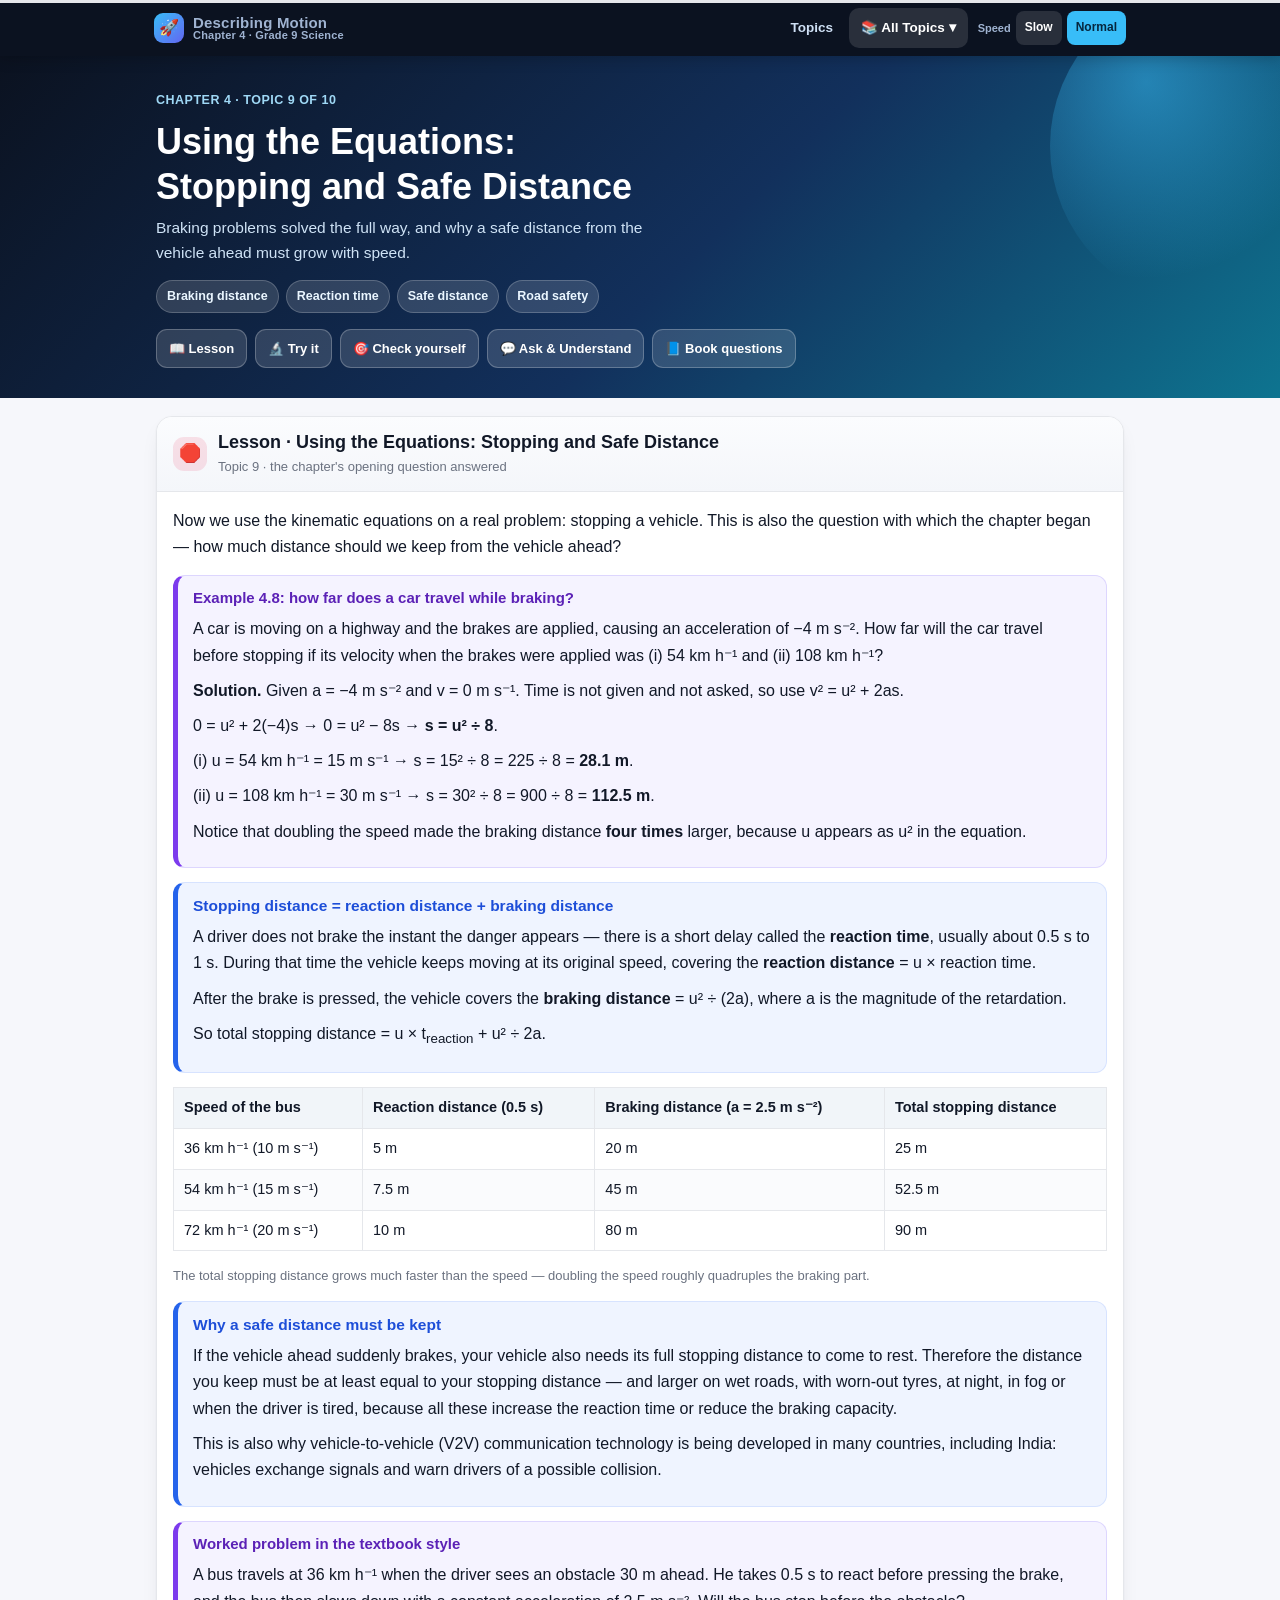
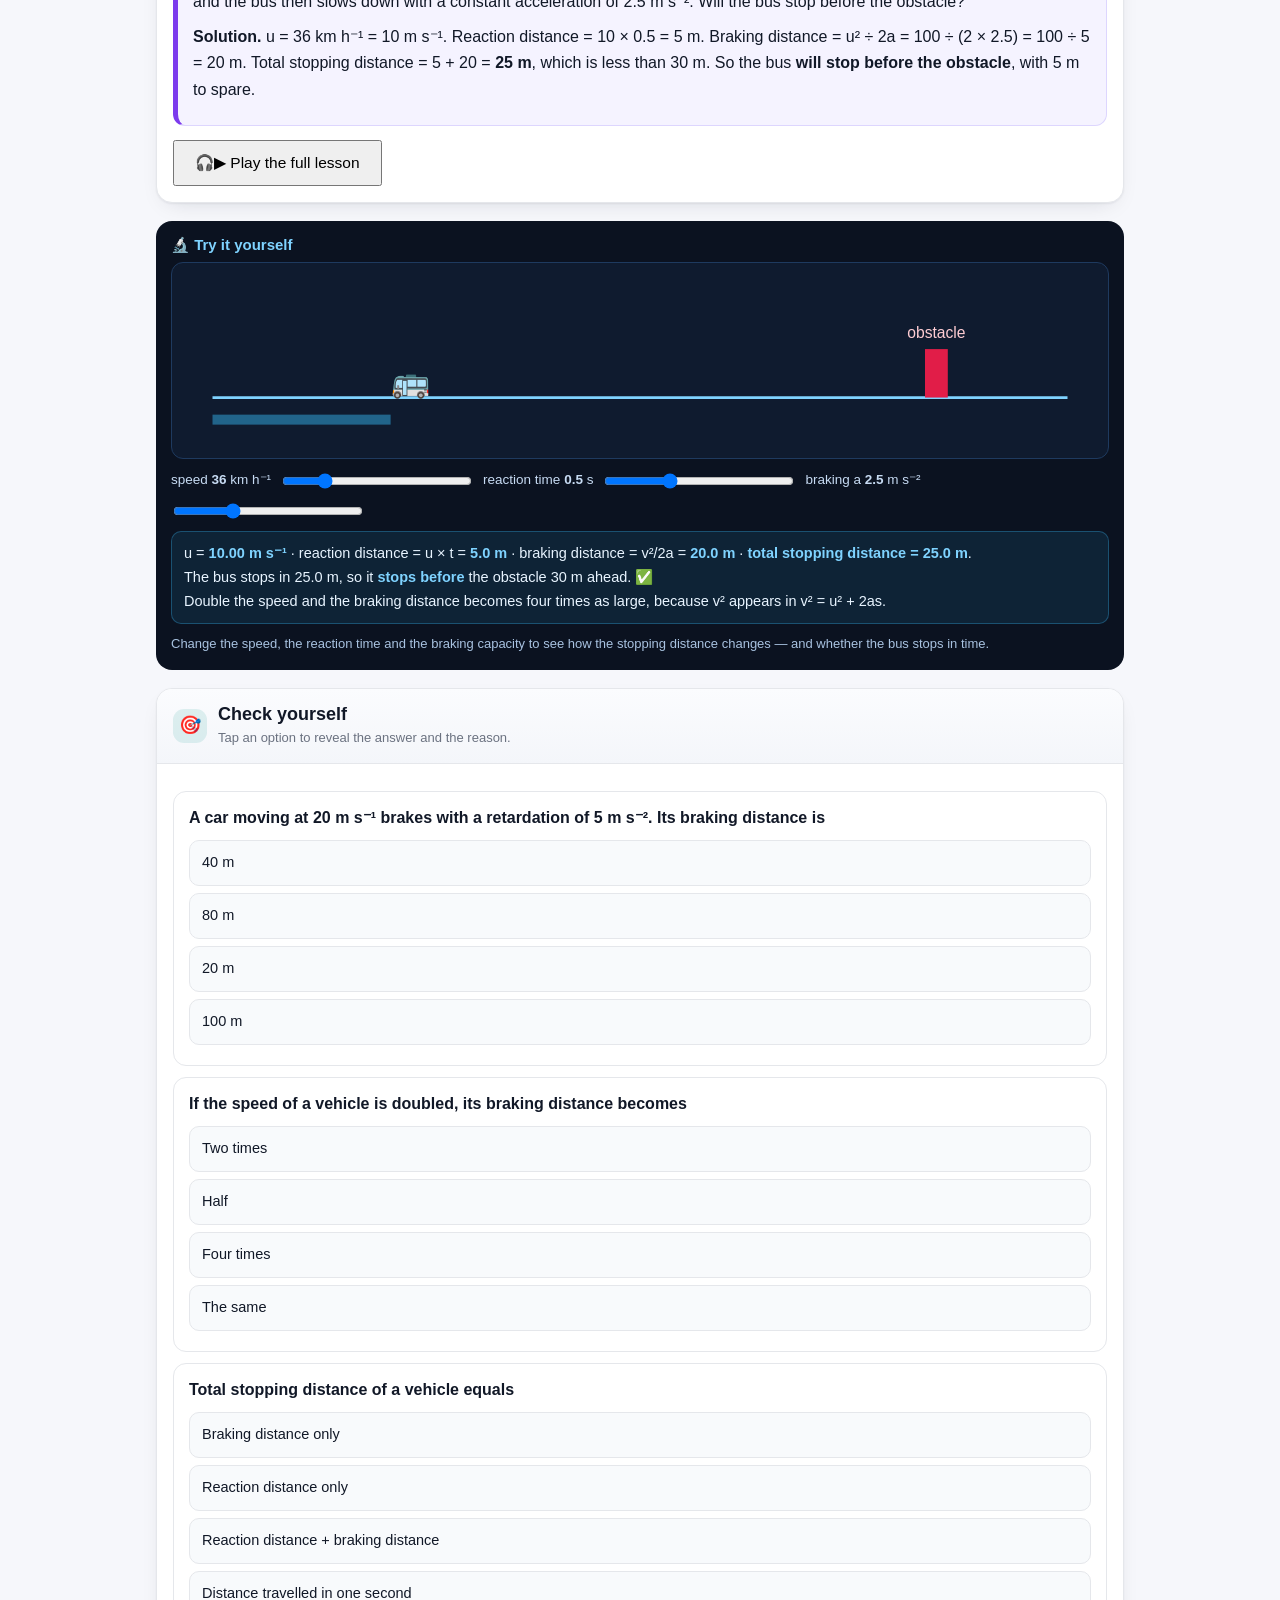
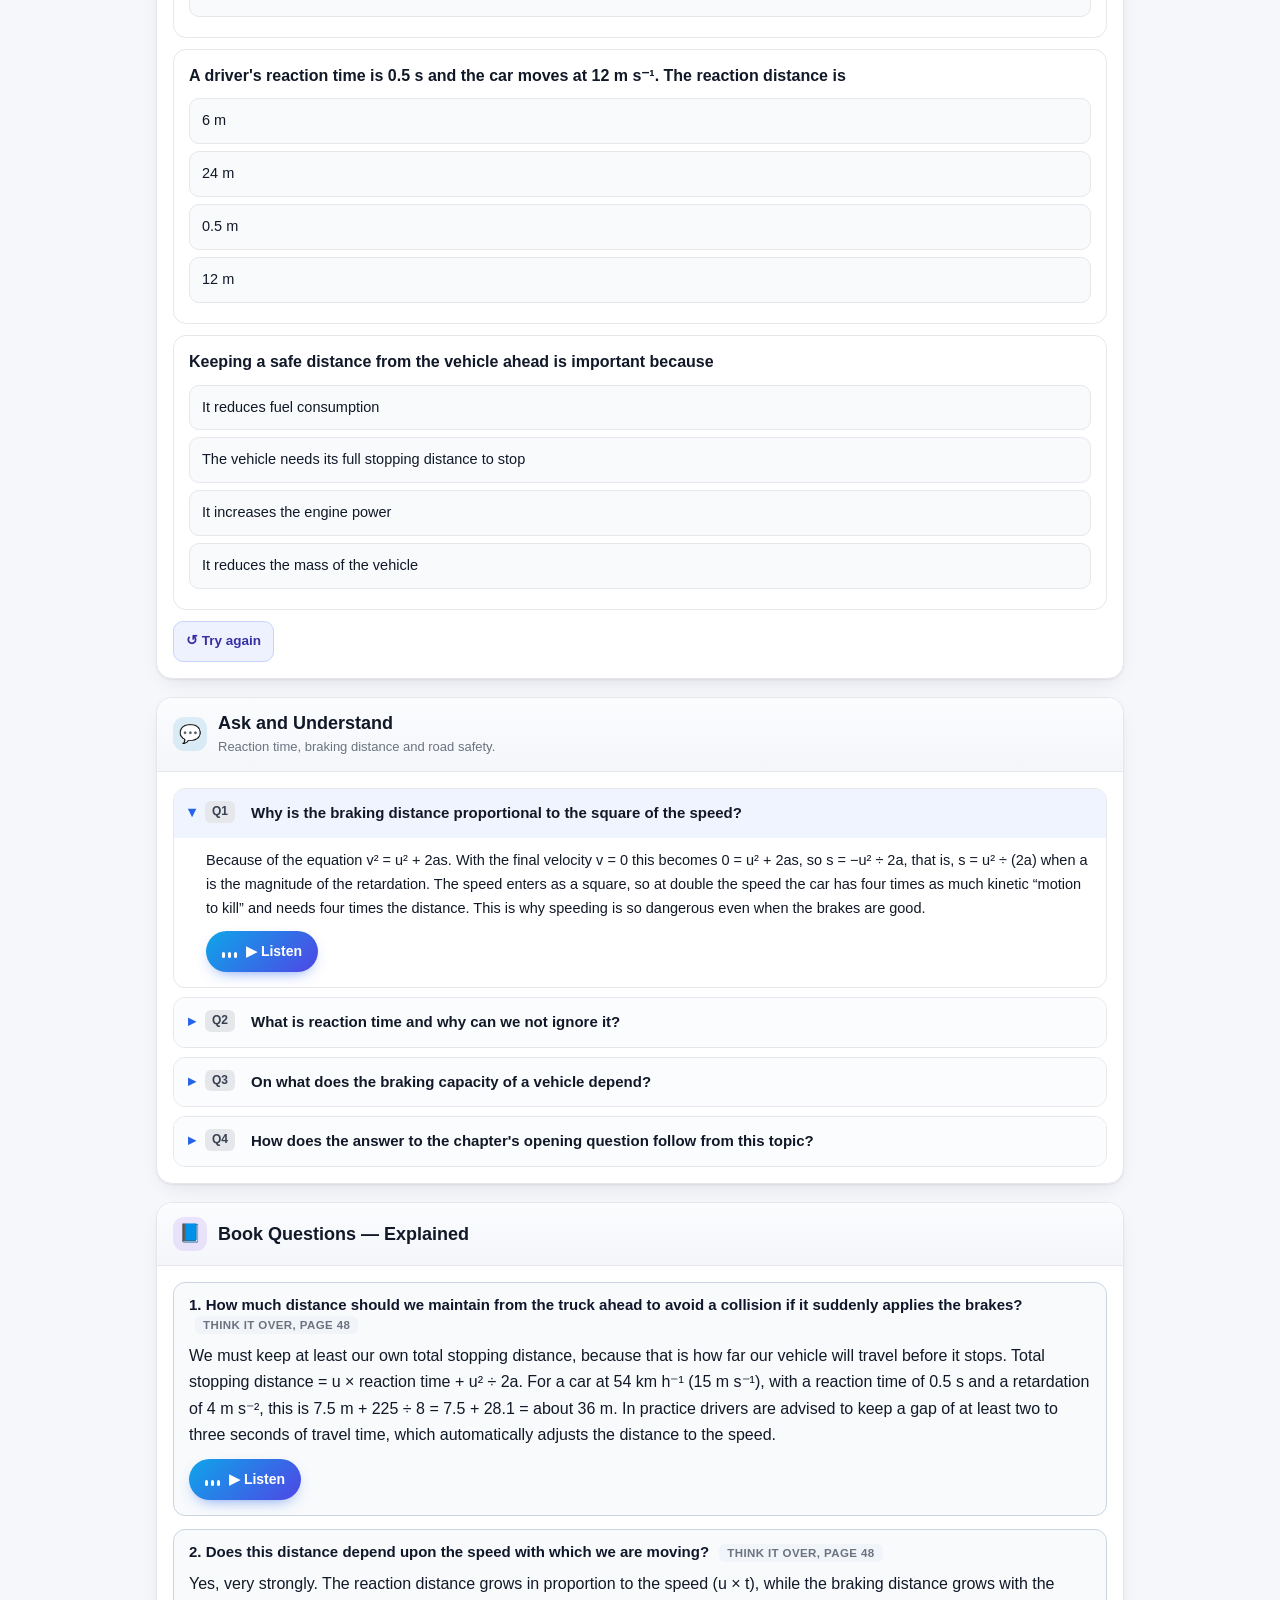
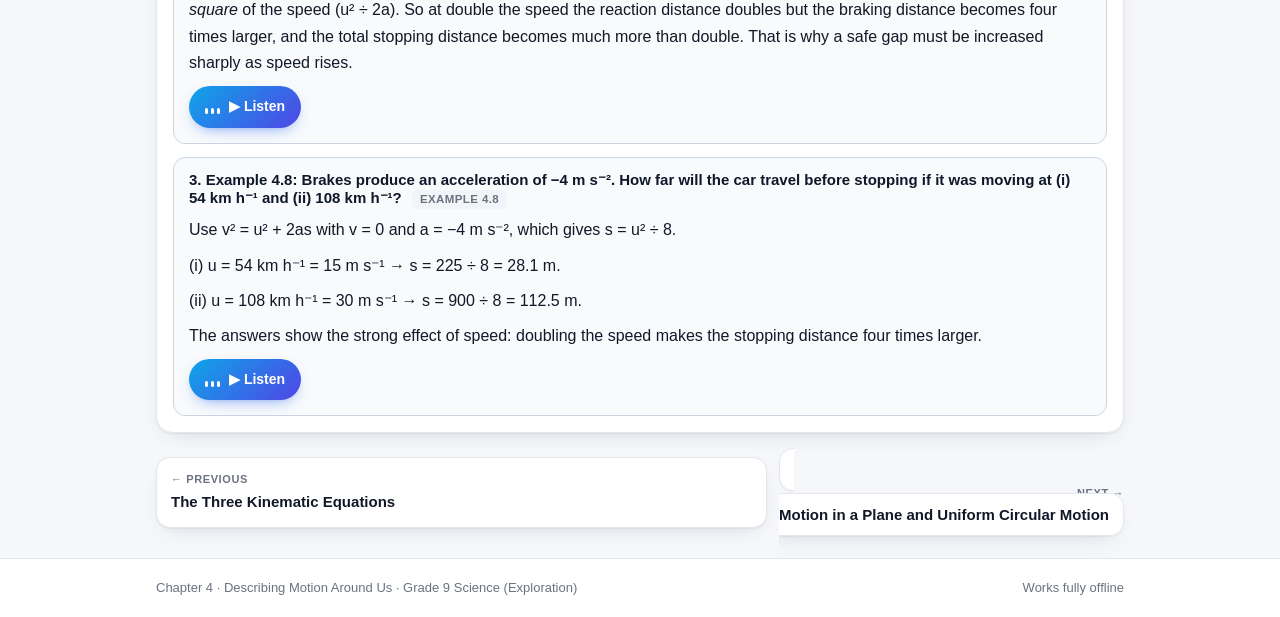
<file: topics/applying-equations.html>
<!DOCTYPE html>
<html lang="en"><head>
<meta charset="utf-8">
<meta name="viewport" content="width=device-width, initial-scale=1">
<title>Using the Equations: Stopping and Safe Distance — Chapter 4</title>
<meta name="description" content="Braking distance, reaction time and safe distance calculations.">
<link rel="stylesheet" href="../assets/css/style.css">
</head><body>
<div class="rbar" style="height:3px;background:#e5e7eb;position:fixed;top:0;left:0;right:0;z-index:99"><i style="display:block;height:3px;width:0;background:linear-gradient(90deg,#38bdf8,#6366f1)"></i></div>
<nav class="nav"><div class="nav-in">
  <a class="brand" href="../index.html"><span class="atom">🚀</span><span><b>Describing Motion</b>
    <span>Chapter 4 · Grade 9 Science</span></span></a>
  <div class="nav-links">
    <a class="desk" href="../index.html">Topics</a>
    <div class="drop">
      <button class="dd-btn" type="button" aria-expanded="false">📚 All Topics ▾</button>
      <div class="drop-panel"><a href="../topics/rest-motion.html" class=""><span class="dp-ico" style="background:#2563eb1f">🧭</span><span>Motion and rest</span></a><a href="../topics/distance-displacement.html" class=""><span class="dp-ico" style="background:#0d94881f">📏</span><span>Distance and displacement</span></a><a href="../topics/average-speed.html" class=""><span class="dp-ico" style="background:#16a34a1f">🚗</span><span>Average speed</span></a><a href="../topics/average-velocity.html" class=""><span class="dp-ico" style="background:#0284c71f">➡️</span><span>Average velocity</span></a><a href="../topics/acceleration.html" class=""><span class="dp-ico" style="background:#d977061f">⚡</span><span>Acceleration</span></a><a href="../topics/position-time-graphs.html" class=""><span class="dp-ico" style="background:#7c3aed1f">📈</span><span>Position–time graphs</span></a><a href="../topics/velocity-time-graphs.html" class=""><span class="dp-ico" style="background:#db27771f">📉</span><span>Velocity–time graphs</span></a><a href="../topics/kinematic-equations.html" class=""><span class="dp-ico" style="background:#4338ca1f">🧮</span><span>Kinematic equations</span></a><a href="../topics/applying-equations.html" class="on"><span class="dp-ico" style="background:#e11d481f">🛑</span><span>Stopping distance</span></a><a href="../topics/circular-motion.html" class=""><span class="dp-ico" style="background:#0891b21f">🎡</span><span>Uniform circular motion</span></a><div style="height:1px;background:#e5e7eb;margin:6px 4px"></div><a href="../exercise.html"><span class="dp-ico" style="background:#eef2ff">📝</span><span>Exercise — all questions solved</span></a><a href="../questionbank.html"><span class="dp-ico" style="background:#eef2ff">🗂️</span><span>Question bank</span></a><a href="../revision.html"><span class="dp-ico" style="background:#eef2ff">🔁</span><span>Revision &amp; glossary</span></a></div>
    </div>
    <div class="spd" role="group" aria-label="Playback speed">
      <small>Speed</small>
      <button type="button" data-rate="0.85">Slow</button>
      <button type="button" class="on" data-rate="1">Normal</button>
    </div>
    <button class="menu-btn" type="button" aria-expanded="false">☰ Menu</button>
  </div>
</div></nav>
<header class="hero"><div class="wrap">
  <div class="crumb">Chapter 4 · Topic 9 of 10</div><h1>Using the Equations: Stopping and Safe Distance</h1><p class="lead">Braking problems solved the full way, and why a safe distance from the vehicle ahead must grow with speed.</p><div class="tags"><span class="tag">Braking distance</span><span class="tag">Reaction time</span><span class="tag">Safe distance</span><span class="tag">Road safety</span></div><div class="jumplinks"><a href="#lesson">📖 Lesson</a><a href="#lab">🔬 Try it</a><a href="#quiz">🎯 Check yourself</a><a href="#faq">💬 Ask & Understand</a><a href="#bookqa">📘 Book questions</a></div>
</div></header><div class="wrap"><section class="card" id="lesson"><div class="hd">
  <span class="ico" style="background:#e11d481f">🛑</span><div><h2>Lesson · Using the Equations: Stopping and Safe Distance</h2><p>Topic 9 · the chapter's opening question answered</p></div>
</div><div class="bd"><p>Now we use the kinematic equations on a real problem: stopping a vehicle. This is also the question with which the chapter began — how much distance should we keep from the vehicle ahead?</p><div class="example"><h4>Example 4.8: how far does a car travel while braking?</h4><p>A car is moving on a highway and the brakes are applied, causing an acceleration of −4 m s⁻². How far will the car travel before stopping if its velocity when the brakes were applied was (i) 54 km h⁻¹ and (ii) 108 km h⁻¹?</p><p><b>Solution.</b> Given a = −4 m s⁻² and v = 0 m s⁻¹. Time is not given and not asked, so use v² = u² + 2as.</p><p>0 = u² + 2(−4)s → 0 = u² − 8s → <b>s = u² ÷ 8</b>.</p><p>(i) u = 54 km h⁻¹ = 15 m s⁻¹ → s = 15² ÷ 8 = 225 ÷ 8 = <b>28.1 m</b>.</p><p>(ii) u = 108 km h⁻¹ = 30 m s⁻¹ → s = 30² ÷ 8 = 900 ÷ 8 = <b>112.5 m</b>.</p><p>Notice that doubling the speed made the braking distance <b>four times</b> larger, because u appears as u² in the equation.</p></div><div class="learn"><h3>Stopping distance = reaction distance + braking distance</h3><p>A driver does not brake the instant the danger appears — there is a short delay called the <b>reaction time</b>, usually about 0.5 s to 1 s. During that time the vehicle keeps moving at its original speed, covering the <b>reaction distance</b> = u × reaction time.</p><p>After the brake is pressed, the vehicle covers the <b>braking distance</b> = u² ÷ (2a), where a is the magnitude of the retardation.</p><p>So total stopping distance = u × t<sub>reaction</sub> + u² ÷ 2a.</p></div><table><thead><tr><th>Speed of the bus</th><th>Reaction distance (0.5 s)</th><th>Braking distance (a = 2.5 m s⁻²)</th><th>Total stopping distance</th></tr></thead><tbody><tr><td>36 km h⁻¹ (10 m s⁻¹)</td><td>5 m</td><td>20 m</td><td>25 m</td></tr><tr><td>54 km h⁻¹ (15 m s⁻¹)</td><td>7.5 m</td><td>45 m</td><td>52.5 m</td></tr><tr><td>72 km h⁻¹ (20 m s⁻¹)</td><td>10 m</td><td>80 m</td><td>90 m</td></tr></tbody></table><div class="mut" style="font-size:13px">The total stopping distance grows much faster than the speed — doubling the speed roughly quadruples the braking part.</div><div class="learn"><h3>Why a safe distance must be kept</h3><p>If the vehicle ahead suddenly brakes, your vehicle also needs its full stopping distance to come to rest. Therefore the distance you keep must be at least equal to your stopping distance — and larger on wet roads, with worn-out tyres, at night, in fog or when the driver is tired, because all these increase the reaction time or reduce the braking capacity.</p><p>This is also why vehicle-to-vehicle (V2V) communication technology is being developed in many countries, including India: vehicles exchange signals and warn drivers of a possible collision.</p></div><div class="example"><h4>Worked problem in the textbook style</h4><p>A bus travels at 36 km h⁻¹ when the driver sees an obstacle 30 m ahead. He takes 0.5 s to react before pressing the brake, and the bus then slows down with a constant acceleration of 2.5 m s⁻². Will the bus stop before the obstacle?</p><p><b>Solution.</b> u = 36 km h⁻¹ = 10 m s⁻¹. Reaction distance = 10 × 0.5 = 5 m. Braking distance = u² ÷ 2a = 100 ÷ (2 × 2.5) = 100 ÷ 5 = 20 m. Total stopping distance = 5 + 20 = <b>25 m</b>, which is less than 30 m. So the bus <b>will stop before the obstacle</b>, with 5 m to spare.</p></div><div class="aud-row lesson-audio"><button class="aud-big" data-src="../audio/t9_lesson.mp3" type="button" aria-label="▶ Play the full lesson">🎧<span class="lbl">▶ Play the full lesson</span></button></div></div></section><div class="lab" id="lab" data-demo="braking"><h3>🔬 Try it yourself</h3><div class="stage"></div><div class="ctrls"></div><div class="out"></div><div class="cap">Change the speed, the reaction time and the braking capacity to see how the stopping distance changes — and whether the bus stops in time.</div></div><section class="card" id="quiz"><div class="hd">
  <span class="ico" style="background:#0d94881f">🎯</span><div><h2>Check yourself</h2><p>Tap an option to reveal the answer and the reason.</p></div>
</div><div class="bd"><div class="quiz"><div class="mcq"><p class="q">A car moving at 20 m s⁻¹ brakes with a retardation of 5 m s⁻². Its braking distance is</p><button class="opt" type="button" data-ok="1">40 m</button><button class="opt" type="button" data-ok="0">80 m</button><button class="opt" type="button" data-ok="0">20 m</button><button class="opt" type="button" data-ok="0">100 m</button><div class="feedback" data-exp="s = u² ÷ 2a = 400 ÷ (2 × 5) = 400 ÷ 10 = 40 m."></div></div><div class="mcq"><p class="q">If the speed of a vehicle is doubled, its braking distance becomes</p><button class="opt" type="button" data-ok="0">Two times</button><button class="opt" type="button" data-ok="0">Half</button><button class="opt" type="button" data-ok="1">Four times</button><button class="opt" type="button" data-ok="0">The same</button><div class="feedback" data-exp="Braking distance is proportional to u², and (2u)² = 4u², so it becomes four times as large."></div></div><div class="mcq"><p class="q">Total stopping distance of a vehicle equals</p><button class="opt" type="button" data-ok="0">Braking distance only</button><button class="opt" type="button" data-ok="0">Reaction distance only</button><button class="opt" type="button" data-ok="1">Reaction distance + braking distance</button><button class="opt" type="button" data-ok="0">Distance travelled in one second</button><div class="feedback" data-exp="The vehicle first moves at full speed for the driver&#x27;s reaction time, and then covers the braking distance, so the two must be added."></div></div><div class="mcq"><p class="q">A driver's reaction time is 0.5 s and the car moves at 12 m s⁻¹. The reaction distance is</p><button class="opt" type="button" data-ok="1">6 m</button><button class="opt" type="button" data-ok="0">24 m</button><button class="opt" type="button" data-ok="0">0.5 m</button><button class="opt" type="button" data-ok="0">12 m</button><div class="feedback" data-exp="Reaction distance = u × t = 12 × 0.5 = 6 m. The car keeps moving at full speed during the reaction time."></div></div><div class="mcq"><p class="q">Keeping a safe distance from the vehicle ahead is important because</p><button class="opt" type="button" data-ok="0">It reduces fuel consumption</button><button class="opt" type="button" data-ok="1">The vehicle needs its full stopping distance to stop</button><button class="opt" type="button" data-ok="0">It increases the engine power</button><button class="opt" type="button" data-ok="0">It reduces the mass of the vehicle</button><div class="feedback" data-exp="If the vehicle ahead brakes suddenly, you need the whole stopping distance — reaction distance plus braking distance — to avoid a collision."></div></div></div><button class="quiz-reset" type="button">↺ Try again</button></div></section><section class="card" id="faq"><div class="hd">
  <span class="ico" style="background:#0284c71f">💬</span><div><h2>Ask and Understand</h2><p>Reaction time, braking distance and road safety.</p></div>
</div><div class="bd"><details class="faq" open><summary><span class="qbadge">Q1</span>Why is the braking distance proportional to the square of the speed?</summary><div class="ab"><p>Because of the equation v² = u² + 2as. With the final velocity v = 0 this becomes 0 = u² + 2as, so s = −u² ÷ 2a, that is, s = u² ÷ (2a) when a is the magnitude of the retardation. The speed enters as a square, so at double the speed the car has four times as much kinetic “motion to kill” and needs four times the distance. This is why speeding is so dangerous even when the brakes are good.</p><div class="aud-row"><button class="aud-btn" data-src="../audio/t9_faq1.mp3" type="button" aria-label="▶ Listen"><span class="wave"><i></i><i></i><i></i></span><span class="lbl">▶ Listen</span></button></div></div></details><details class="faq"><summary><span class="qbadge">Q2</span>What is reaction time and why can we not ignore it?</summary><div class="ab"><p>Reaction time is the delay between seeing a hazard and actually pressing the brake — usually 0.5 s to 1 s for an alert driver, and longer when the driver is tired, distracted or under the influence of alcohol. During this time the vehicle continues at its original speed, so it covers a reaction distance u × t. At 72 km h⁻¹ (20 m s⁻¹) even a 0.5 s reaction adds 10 m to the stopping distance — that is two car lengths. Ignoring reaction time gives a stopping distance far smaller than reality.</p><div class="aud-row"><button class="aud-btn" data-src="../audio/t9_faq2.mp3" type="button" aria-label="▶ Listen"><span class="wave"><i></i><i></i><i></i></span><span class="lbl">▶ Listen</span></button></div></div></details><details class="faq"><summary><span class="qbadge">Q3</span>On what does the braking capacity of a vehicle depend?</summary><div class="ab"><p>The braking capacity is the retardation (negative acceleration) that the brakes can produce. It depends on the condition of the brakes, the tyres and the road surface. On a dry road the tyres grip well and the retardation is large; on a wet road, on loose gravel or with worn-out tyres the grip is poor, so the retardation is smaller and the braking distance u² ÷ 2a becomes larger. A heavily loaded vehicle also needs a longer distance. This is why the safe distance must be increased in rain, fog or snow.</p><div class="aud-row"><button class="aud-btn" data-src="../audio/t9_faq3.mp3" type="button" aria-label="▶ Listen"><span class="wave"><i></i><i></i><i></i></span><span class="lbl">▶ Listen</span></button></div></div></details><details class="faq"><summary><span class="qbadge">Q4</span>How does the answer to the chapter's opening question follow from this topic?</summary><div class="ab"><p>The chapter opened by asking how much distance we must keep from a truck ahead and whether it depends on speed. The answer is: the distance must be at least your own total stopping distance — reaction distance plus braking distance — and yes, it very much depends on speed. At 36 km h⁻¹ the answer is about 25 m, while at 72 km h⁻¹ it is about 90 m, more than three times as much. This is exactly why the safe gap must grow when you drive faster, and why it must be even larger on a wet road or when you are tired.</p><div class="aud-row"><button class="aud-btn" data-src="../audio/t9_faq4.mp3" type="button" aria-label="▶ Listen"><span class="wave"><i></i><i></i><i></i></span><span class="lbl">▶ Listen</span></button></div></div></details></div></section><section class="card" id="bookqa"><div class="hd">
  <span class="ico" style="background:#7c3aed1f">📘</span><div><h2>Book Questions — Explained</h2></div>
</div><div class="bd"><div class="ex" style="border-style:solid"><h4>1. How much distance should we maintain from the truck ahead to avoid a collision if it suddenly applies the brakes? <span class="meta">Think It Over, page 48</span></h4><p>We must keep at least our own total stopping distance, because that is how far our vehicle will travel before it stops. Total stopping distance = u × reaction time + u² ÷ 2a. For a car at 54 km h⁻¹ (15 m s⁻¹), with a reaction time of 0.5 s and a retardation of 4 m s⁻², this is 7.5 m + 225 ÷ 8 = 7.5 + 28.1 = about 36 m. In practice drivers are advised to keep a gap of at least two to three seconds of travel time, which automatically adjusts the distance to the speed.</p><div class="aud-row"><button class="aud-btn" data-src="../audio/t9_bq1.mp3" type="button" aria-label="▶ Listen"><span class="wave"><i></i><i></i><i></i></span><span class="lbl">▶ Listen</span></button></div></div><div class="ex" style="border-style:solid"><h4>2. Does this distance depend upon the speed with which we are moving? <span class="meta">Think It Over, page 48</span></h4><p>Yes, very strongly. The reaction distance grows in proportion to the speed (u × t), while the braking distance grows with the <i>square</i> of the speed (u² ÷ 2a). So at double the speed the reaction distance doubles but the braking distance becomes four times larger, and the total stopping distance becomes much more than double. That is why a safe gap must be increased sharply as speed rises.</p><div class="aud-row"><button class="aud-btn" data-src="../audio/t9_bq2.mp3" type="button" aria-label="▶ Listen"><span class="wave"><i></i><i></i><i></i></span><span class="lbl">▶ Listen</span></button></div></div><div class="ex" style="border-style:solid"><h4>3. Example 4.8: Brakes produce an acceleration of −4 m s⁻². How far will the car travel before stopping if it was moving at (i) 54 km h⁻¹ and (ii) 108 km h⁻¹? <span class="meta">Example 4.8</span></h4><p>Use v² = u² + 2as with v = 0 and a = −4 m s⁻², which gives s = u² ÷ 8.</p><p>(i) u = 54 km h⁻¹ = 15 m s⁻¹ → s = 225 ÷ 8 = 28.1 m.</p><p>(ii) u = 108 km h⁻¹ = 30 m s⁻¹ → s = 900 ÷ 8 = 112.5 m.</p><p>The answers show the strong effect of speed: doubling the speed makes the stopping distance four times larger.</p><div class="aud-row"><button class="aud-btn" data-src="../audio/t9_bq3.mp3" type="button" aria-label="▶ Listen"><span class="wave"><i></i><i></i><i></i></span><span class="lbl">▶ Listen</span></button></div></div></div></section></div><div class="wrap"><div class="pn"><a class="prev" href="kinematic-equations.html"><small>← PREVIOUS</small><b>The Three Kinematic Equations</b></a><div class="next-wrap" style="margin-left:auto"><a class="next" href="circular-motion.html"><small>NEXT →</small><b>Motion in a Plane and Uniform Circular Motion</b></a></div></div></div>
<footer class="foot"><div class="in"><span>Chapter 4 · Describing Motion Around Us · Grade 9 Science (Exploration)</span><span>Works fully offline</span></div></footer>
<script src="../assets/js/main.js"></script>
<script src="../assets/js/demos.js"></script>
</body></html>
</file>
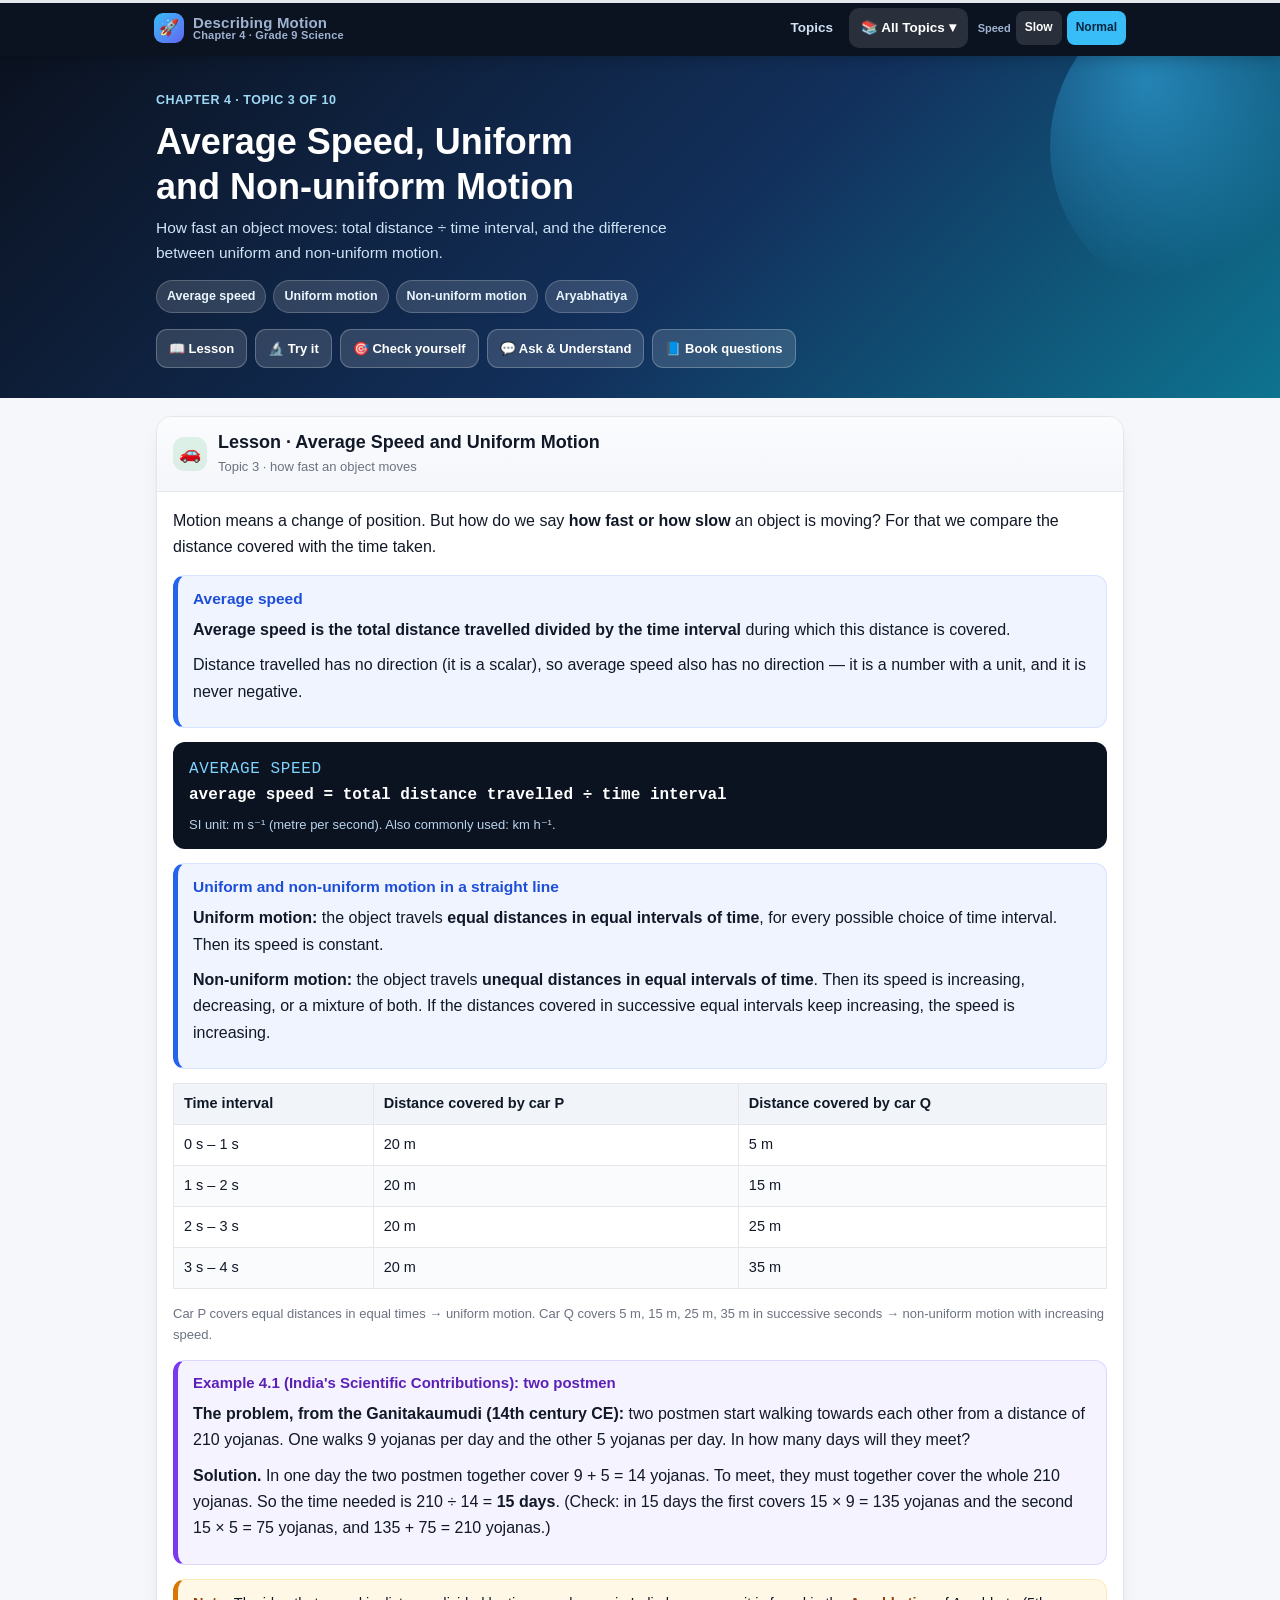
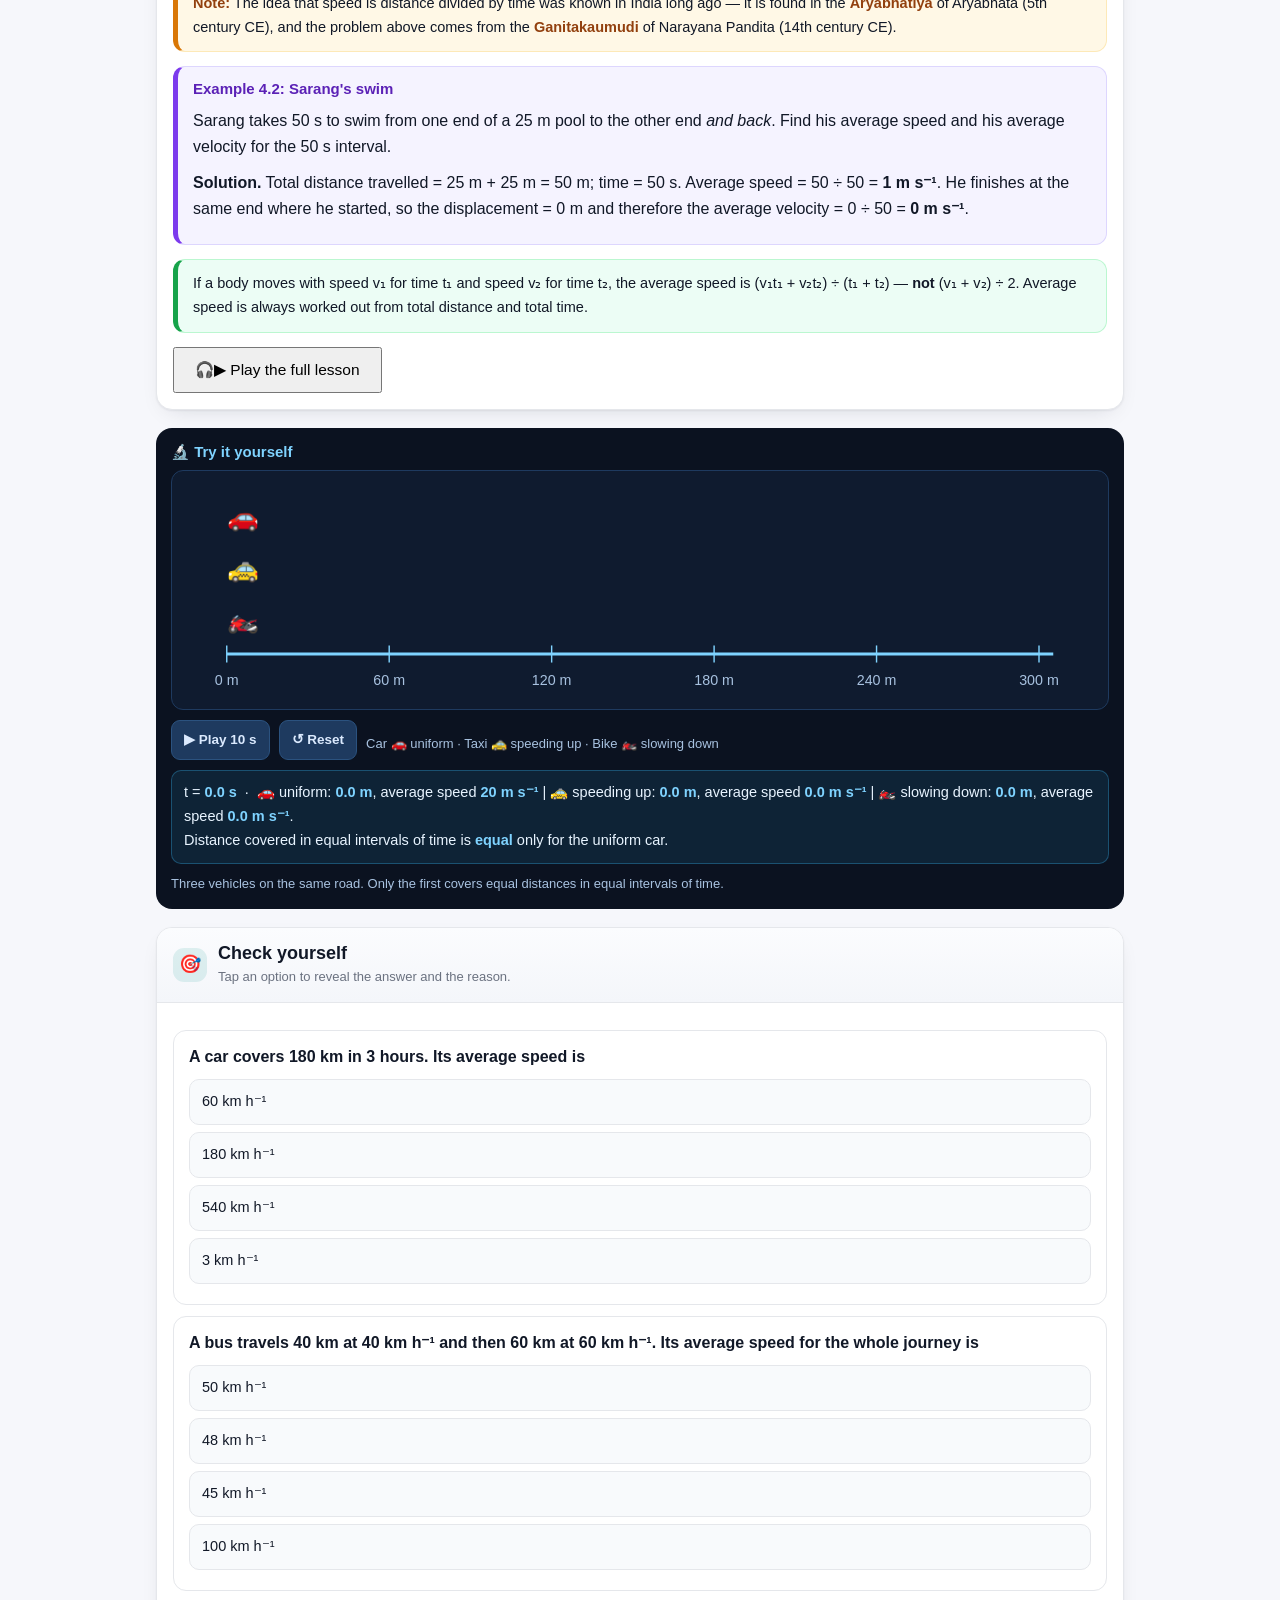
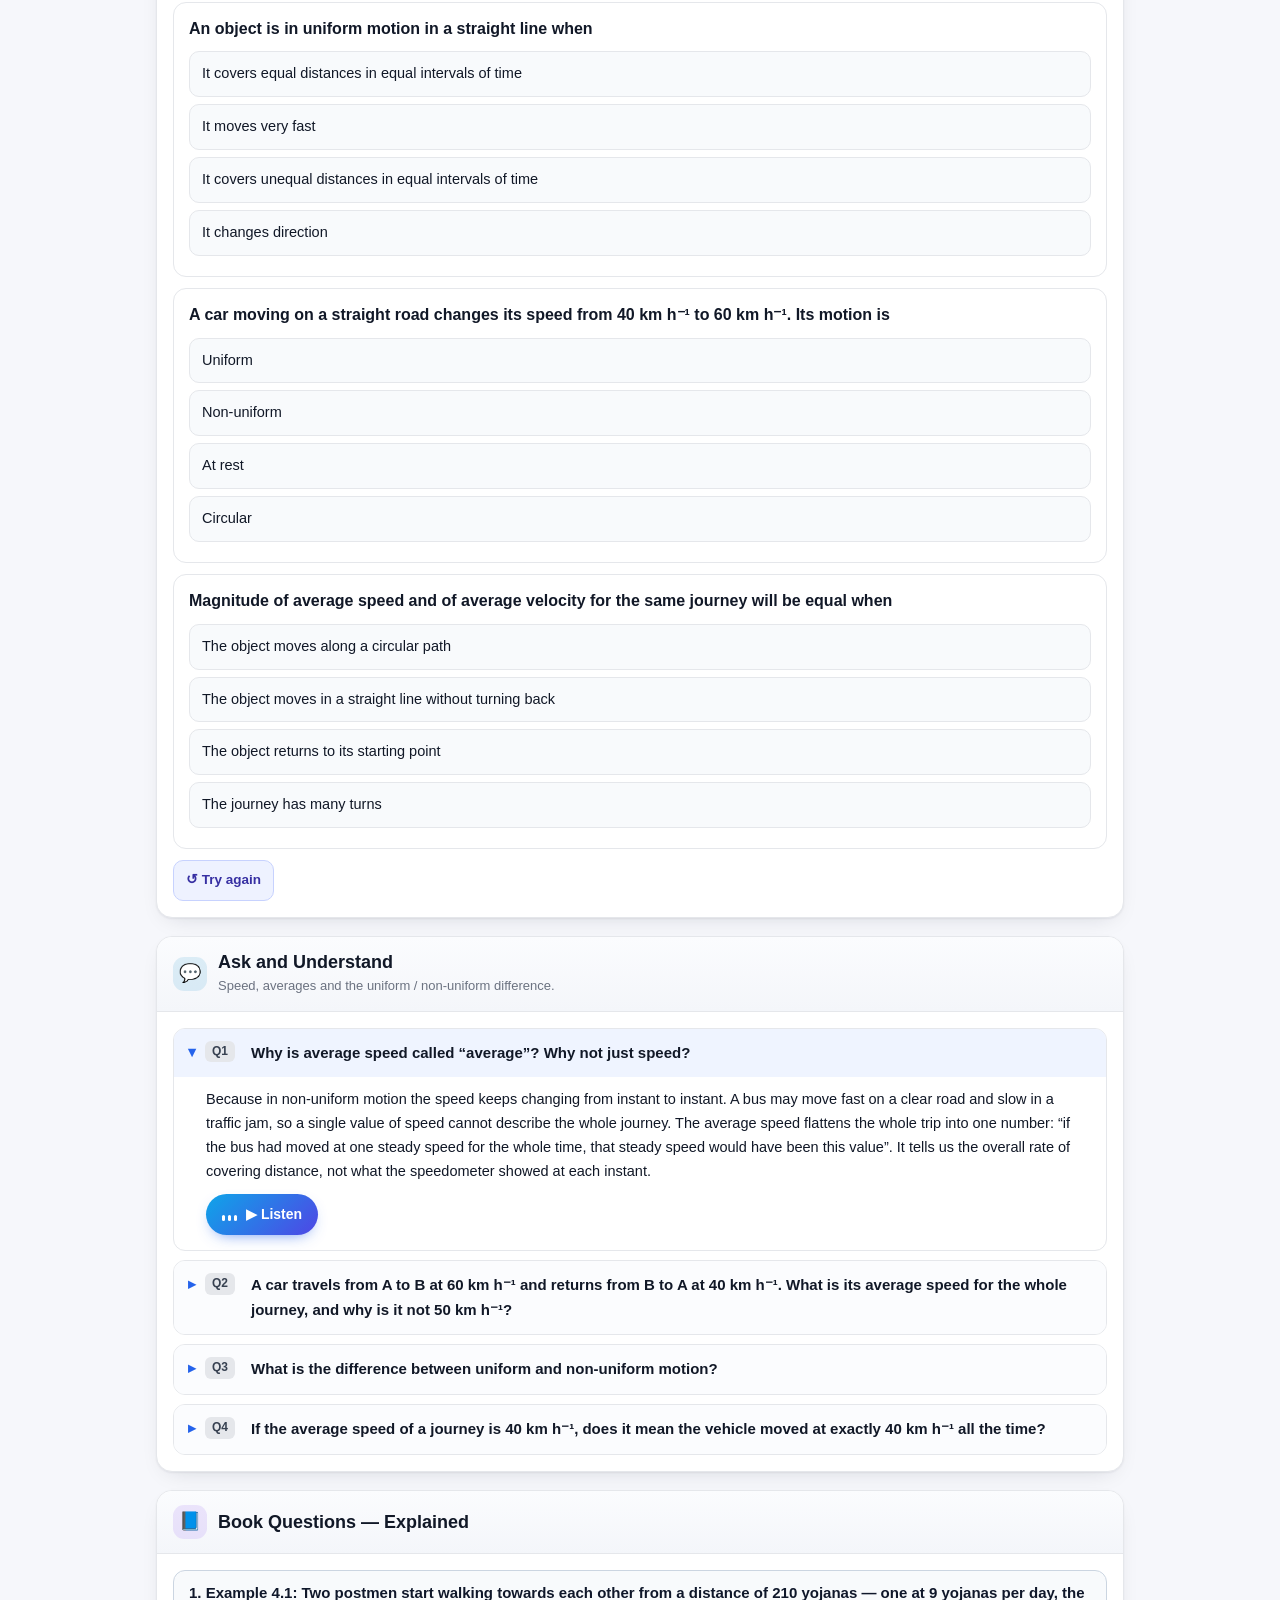
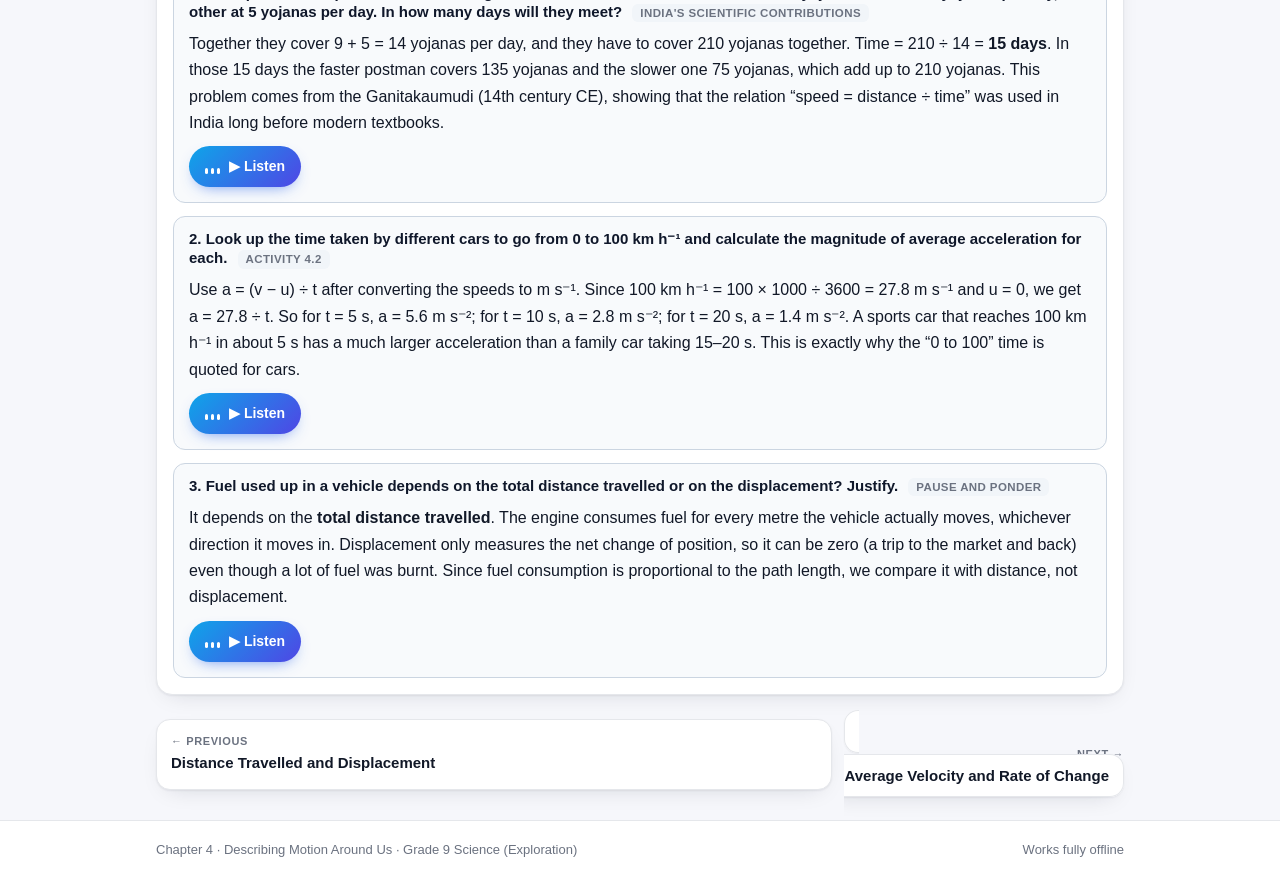
<file: topics/average-speed.html>
<!DOCTYPE html>
<html lang="en"><head>
<meta charset="utf-8">
<meta name="viewport" content="width=device-width, initial-scale=1">
<title>Average Speed, Uniform and Non-uniform Motion — Chapter 4</title>
<meta name="description" content="Average speed with examples, uniform and non-uniform motion.">
<link rel="stylesheet" href="../assets/css/style.css">
</head><body>
<div class="rbar" style="height:3px;background:#e5e7eb;position:fixed;top:0;left:0;right:0;z-index:99"><i style="display:block;height:3px;width:0;background:linear-gradient(90deg,#38bdf8,#6366f1)"></i></div>
<nav class="nav"><div class="nav-in">
  <a class="brand" href="../index.html"><span class="atom">🚀</span><span><b>Describing Motion</b>
    <span>Chapter 4 · Grade 9 Science</span></span></a>
  <div class="nav-links">
    <a class="desk" href="../index.html">Topics</a>
    <div class="drop">
      <button class="dd-btn" type="button" aria-expanded="false">📚 All Topics ▾</button>
      <div class="drop-panel"><a href="../topics/rest-motion.html" class=""><span class="dp-ico" style="background:#2563eb1f">🧭</span><span>Motion and rest</span></a><a href="../topics/distance-displacement.html" class=""><span class="dp-ico" style="background:#0d94881f">📏</span><span>Distance and displacement</span></a><a href="../topics/average-speed.html" class="on"><span class="dp-ico" style="background:#16a34a1f">🚗</span><span>Average speed</span></a><a href="../topics/average-velocity.html" class=""><span class="dp-ico" style="background:#0284c71f">➡️</span><span>Average velocity</span></a><a href="../topics/acceleration.html" class=""><span class="dp-ico" style="background:#d977061f">⚡</span><span>Acceleration</span></a><a href="../topics/position-time-graphs.html" class=""><span class="dp-ico" style="background:#7c3aed1f">📈</span><span>Position–time graphs</span></a><a href="../topics/velocity-time-graphs.html" class=""><span class="dp-ico" style="background:#db27771f">📉</span><span>Velocity–time graphs</span></a><a href="../topics/kinematic-equations.html" class=""><span class="dp-ico" style="background:#4338ca1f">🧮</span><span>Kinematic equations</span></a><a href="../topics/applying-equations.html" class=""><span class="dp-ico" style="background:#e11d481f">🛑</span><span>Stopping distance</span></a><a href="../topics/circular-motion.html" class=""><span class="dp-ico" style="background:#0891b21f">🎡</span><span>Uniform circular motion</span></a><div style="height:1px;background:#e5e7eb;margin:6px 4px"></div><a href="../exercise.html"><span class="dp-ico" style="background:#eef2ff">📝</span><span>Exercise — all questions solved</span></a><a href="../questionbank.html"><span class="dp-ico" style="background:#eef2ff">🗂️</span><span>Question bank</span></a><a href="../revision.html"><span class="dp-ico" style="background:#eef2ff">🔁</span><span>Revision &amp; glossary</span></a></div>
    </div>
    <div class="spd" role="group" aria-label="Playback speed">
      <small>Speed</small>
      <button type="button" data-rate="0.85">Slow</button>
      <button type="button" class="on" data-rate="1">Normal</button>
    </div>
    <button class="menu-btn" type="button" aria-expanded="false">☰ Menu</button>
  </div>
</div></nav>
<header class="hero"><div class="wrap">
  <div class="crumb">Chapter 4 · Topic 3 of 10</div><h1>Average Speed, Uniform and Non-uniform Motion</h1><p class="lead">How fast an object moves: total distance ÷ time interval, and the difference between uniform and non-uniform motion.</p><div class="tags"><span class="tag">Average speed</span><span class="tag">Uniform motion</span><span class="tag">Non-uniform motion</span><span class="tag">Aryabhatiya</span></div><div class="jumplinks"><a href="#lesson">📖 Lesson</a><a href="#lab">🔬 Try it</a><a href="#quiz">🎯 Check yourself</a><a href="#faq">💬 Ask & Understand</a><a href="#bookqa">📘 Book questions</a></div>
</div></header><div class="wrap"><section class="card" id="lesson"><div class="hd">
  <span class="ico" style="background:#16a34a1f">🚗</span><div><h2>Lesson · Average Speed and Uniform Motion</h2><p>Topic 3 · how fast an object moves</p></div>
</div><div class="bd"><p>Motion means a change of position. But how do we say <b>how fast or how slow</b> an object is moving? For that we compare the distance covered with the time taken.</p><div class="learn"><h3>Average speed</h3><p><b>Average speed is the total distance travelled divided by the time interval</b> during which this distance is covered.</p><p>Distance travelled has no direction (it is a scalar), so average speed also has no direction — it is a number with a unit, and it is never negative.</p></div><div class="formula"><span class="fname">Average speed</span><b>average speed = total distance travelled ÷ time interval</b><span class="why">SI unit: m s⁻¹ (metre per second). Also commonly used: km h⁻¹.</span></div><div class="learn"><h3>Uniform and non-uniform motion in a straight line</h3><p><b>Uniform motion:</b> the object travels <b>equal distances in equal intervals of time</b>, for every possible choice of time interval. Then its speed is constant.</p><p><b>Non-uniform motion:</b> the object travels <b>unequal distances in equal intervals of time</b>. Then its speed is increasing, decreasing, or a mixture of both. If the distances covered in successive equal intervals keep increasing, the speed is increasing.</p></div><table><thead><tr><th>Time interval</th><th>Distance covered by car P</th><th>Distance covered by car Q</th></tr></thead><tbody><tr><td>0 s – 1 s</td><td>20 m</td><td>5 m</td></tr><tr><td>1 s – 2 s</td><td>20 m</td><td>15 m</td></tr><tr><td>2 s – 3 s</td><td>20 m</td><td>25 m</td></tr><tr><td>3 s – 4 s</td><td>20 m</td><td>35 m</td></tr></tbody></table><div class="mut" style="font-size:13px">Car P covers equal distances in equal times → uniform motion. Car Q covers 5 m, 15 m, 25 m, 35 m in successive seconds → non-uniform motion with increasing speed.</div><div class="example"><h4>Example 4.1 (India's Scientific Contributions): two postmen</h4><p><b>The problem, from the Ganitakaumudi (14th century CE):</b> two postmen start walking towards each other from a distance of 210 yojanas. One walks 9 yojanas per day and the other 5 yojanas per day. In how many days will they meet?</p><p><b>Solution.</b> In one day the two postmen together cover 9 + 5 = 14 yojanas. To meet, they must together cover the whole 210 yojanas. So the time needed is 210 ÷ 14 = <b>15 days</b>. (Check: in 15 days the first covers 15 × 9 = 135 yojanas and the second 15 × 5 = 75 yojanas, and 135 + 75 = 210 yojanas.)</p></div><div class="note"><b>Note:</b> The idea that speed is distance divided by time was known in India long ago — it is found in the <b>Aryabhatiya</b> of Aryabhata (5th century CE), and the problem above comes from the <b>Ganitakaumudi</b> of Narayana Pandita (14th century CE).</div><div class="example"><h4>Example 4.2: Sarang's swim</h4><p>Sarang takes 50 s to swim from one end of a 25 m pool to the other end <i>and back</i>. Find his average speed and his average velocity for the 50 s interval.</p><p><b>Solution.</b> Total distance travelled = 25 m + 25 m = 50 m; time = 50 s. Average speed = 50 ÷ 50 = <b>1 m s⁻¹</b>. He finishes at the same end where he started, so the displacement = 0 m and therefore the average velocity = 0 ÷ 50 = <b>0 m s⁻¹</b>.</p></div><div class="tip">If a body moves with speed v₁ for time t₁ and speed v₂ for time t₂, the average speed is (v₁t₁ + v₂t₂) ÷ (t₁ + t₂) — <b>not</b> (v₁ + v₂) ÷ 2. Average speed is always worked out from total distance and total time.</div><div class="aud-row lesson-audio"><button class="aud-big" data-src="../audio/t3_lesson.mp3" type="button" aria-label="▶ Play the full lesson">🎧<span class="lbl">▶ Play the full lesson</span></button></div></div></section><div class="lab" id="lab" data-demo="speed"><h3>🔬 Try it yourself</h3><div class="stage"></div><div class="ctrls"></div><div class="out"></div><div class="cap">Three vehicles on the same road. Only the first covers equal distances in equal intervals of time.</div></div><section class="card" id="quiz"><div class="hd">
  <span class="ico" style="background:#0d94881f">🎯</span><div><h2>Check yourself</h2><p>Tap an option to reveal the answer and the reason.</p></div>
</div><div class="bd"><div class="quiz"><div class="mcq"><p class="q">A car covers 180 km in 3 hours. Its average speed is</p><button class="opt" type="button" data-ok="1">60 km h⁻¹</button><button class="opt" type="button" data-ok="0">180 km h⁻¹</button><button class="opt" type="button" data-ok="0">540 km h⁻¹</button><button class="opt" type="button" data-ok="0">3 km h⁻¹</button><div class="feedback" data-exp="Average speed = total distance ÷ time = 180 km ÷ 3 h = 60 km h⁻¹."></div></div><div class="mcq"><p class="q">A bus travels 40 km at 40 km h⁻¹ and then 60 km at 60 km h⁻¹. Its average speed for the whole journey is</p><button class="opt" type="button" data-ok="0">50 km h⁻¹</button><button class="opt" type="button" data-ok="1">48 km h⁻¹</button><button class="opt" type="button" data-ok="0">45 km h⁻¹</button><button class="opt" type="button" data-ok="0">100 km h⁻¹</button><div class="feedback" data-exp="Total distance = 40 + 60 = 100 km. Total time = 1 h + 1 h = 2 h. Average speed = 100 ÷ 2 = 50 km h⁻¹ … and here the simple average also gives 50 only because the times are equal. Using total distance ÷ total time is always the safe method."></div></div><div class="mcq"><p class="q">An object is in uniform motion in a straight line when</p><button class="opt" type="button" data-ok="1">It covers equal distances in equal intervals of time</button><button class="opt" type="button" data-ok="0">It moves very fast</button><button class="opt" type="button" data-ok="0">It covers unequal distances in equal intervals of time</button><button class="opt" type="button" data-ok="0">It changes direction</button><div class="feedback" data-exp="Uniform motion means equal distances in equal intervals of time, for all choices of time interval, so the speed is constant."></div></div><div class="mcq"><p class="q">A car moving on a straight road changes its speed from 40 km h⁻¹ to 60 km h⁻¹. Its motion is</p><button class="opt" type="button" data-ok="0">Uniform</button><button class="opt" type="button" data-ok="1">Non-uniform</button><button class="opt" type="button" data-ok="0">At rest</button><button class="opt" type="button" data-ok="0">Circular</button><div class="feedback" data-exp="The distances covered in successive equal intervals of time are not equal, so the motion is non-uniform."></div></div><div class="mcq"><p class="q">Magnitude of average speed and of average velocity for the same journey will be equal when</p><button class="opt" type="button" data-ok="0">The object moves along a circular path</button><button class="opt" type="button" data-ok="1">The object moves in a straight line without turning back</button><button class="opt" type="button" data-ok="0">The object returns to its starting point</button><button class="opt" type="button" data-ok="0">The journey has many turns</button><div class="feedback" data-exp="In one-direction straight-line motion, distance = magnitude of displacement, so average speed = magnitude of average velocity."></div></div></div><button class="quiz-reset" type="button">↺ Try again</button></div></section><section class="card" id="faq"><div class="hd">
  <span class="ico" style="background:#0284c71f">💬</span><div><h2>Ask and Understand</h2><p>Speed, averages and the uniform / non-uniform difference.</p></div>
</div><div class="bd"><details class="faq" open><summary><span class="qbadge">Q1</span>Why is average speed called “average”? Why not just speed?</summary><div class="ab"><p>Because in non-uniform motion the speed keeps changing from instant to instant. A bus may move fast on a clear road and slow in a traffic jam, so a single value of speed cannot describe the whole journey. The average speed flattens the whole trip into one number: “if the bus had moved at one steady speed for the whole time, that steady speed would have been this value”. It tells us the overall rate of covering distance, not what the speedometer showed at each instant.</p><div class="aud-row"><button class="aud-btn" data-src="../audio/t3_faq1.mp3" type="button" aria-label="▶ Listen"><span class="wave"><i></i><i></i><i></i></span><span class="lbl">▶ Listen</span></button></div></div></details><details class="faq"><summary><span class="qbadge">Q2</span>A car travels from A to B at 60 km h⁻¹ and returns from B to A at 40 km h⁻¹. What is its average speed for the whole journey, and why is it not 50 km h⁻¹?</summary><div class="ab"><p>Let the distance AB be d km. Time going = d/60 h, time returning = d/40 h. Total time = d/60 + d/40 = (2d + 3d)/120 = 5d/120 h, and total distance = 2d km. So average speed = 2d ÷ (5d/120) = 48 km h⁻¹, not 50. The simple average 50 fails because the car spends <i>more time</i> moving at the slower speed. That is why average speed is always computed as total distance ÷ total time.</p><div class="aud-row"><button class="aud-btn" data-src="../audio/t3_faq2.mp3" type="button" aria-label="▶ Listen"><span class="wave"><i></i><i></i><i></i></span><span class="lbl">▶ Listen</span></button></div></div></details><details class="faq"><summary><span class="qbadge">Q3</span>What is the difference between uniform and non-uniform motion?</summary><div class="ab"><p>In <b>uniform motion in a straight line</b> an object covers equal distances in equal intervals of time, so its speed is constant — for example a train moving on a straight track at a steady 60 km h⁻¹. In <b>non-uniform motion</b> it covers unequal distances in equal intervals of time, so its speed is changing — for example a car in city traffic. Uniform motion is an idealised case; most real motions are non-uniform. Notice that a body moving with constant speed on a curved path is not in uniform motion in a straight line, because its direction is changing.</p><div class="aud-row"><button class="aud-btn" data-src="../audio/t3_faq3.mp3" type="button" aria-label="▶ Listen"><span class="wave"><i></i><i></i><i></i></span><span class="lbl">▶ Listen</span></button></div></div></details><details class="faq"><summary><span class="qbadge">Q4</span>If the average speed of a journey is 40 km h⁻¹, does it mean the vehicle moved at exactly 40 km h⁻¹ all the time?</summary><div class="ab"><p>No. Average speed is the overall value for the whole interval; the actual speed may have been higher in some parts and lower in others, and zero while the vehicle was stopped at a signal. For example, a bus that runs 40 km in one hour with two five-minute stops has an average speed of 40 km h⁻¹, although its speedometer stayed above 40 km h⁻¹ while it was moving. Average speed is useful for planning journeys, but not for describing what happened at a particular instant.</p><div class="aud-row"><button class="aud-btn" data-src="../audio/t3_faq4.mp3" type="button" aria-label="▶ Listen"><span class="wave"><i></i><i></i><i></i></span><span class="lbl">▶ Listen</span></button></div></div></details></div></section><section class="card" id="bookqa"><div class="hd">
  <span class="ico" style="background:#7c3aed1f">📘</span><div><h2>Book Questions — Explained</h2></div>
</div><div class="bd"><div class="ex" style="border-style:solid"><h4>1. Example 4.1: Two postmen start walking towards each other from a distance of 210 yojanas — one at 9 yojanas per day, the other at 5 yojanas per day. In how many days will they meet? <span class="meta">India's Scientific Contributions</span></h4><p>Together they cover 9 + 5 = 14 yojanas per day, and they have to cover 210 yojanas together. Time = 210 ÷ 14 = <b>15 days</b>. In those 15 days the faster postman covers 135 yojanas and the slower one 75 yojanas, which add up to 210 yojanas. This problem comes from the Ganitakaumudi (14th century CE), showing that the relation “speed = distance ÷ time” was used in India long before modern textbooks.</p><div class="aud-row"><button class="aud-btn" data-src="../audio/t3_bq1.mp3" type="button" aria-label="▶ Listen"><span class="wave"><i></i><i></i><i></i></span><span class="lbl">▶ Listen</span></button></div></div><div class="ex" style="border-style:solid"><h4>2. Look up the time taken by different cars to go from 0 to 100 km h⁻¹ and calculate the magnitude of average acceleration for each. <span class="meta">Activity 4.2</span></h4><p>Use a = (v − u) ÷ t after converting the speeds to m s⁻¹. Since 100 km h⁻¹ = 100 × 1000 ÷ 3600 = 27.8 m s⁻¹ and u = 0, we get a = 27.8 ÷ t. So for t = 5 s, a = 5.6 m s⁻²; for t = 10 s, a = 2.8 m s⁻²; for t = 20 s, a = 1.4 m s⁻². A sports car that reaches 100 km h⁻¹ in about 5 s has a much larger acceleration than a family car taking 15–20 s. This is exactly why the “0 to 100” time is quoted for cars.</p><div class="aud-row"><button class="aud-btn" data-src="../audio/t3_bq2.mp3" type="button" aria-label="▶ Listen"><span class="wave"><i></i><i></i><i></i></span><span class="lbl">▶ Listen</span></button></div></div><div class="ex" style="border-style:solid"><h4>3. Fuel used up in a vehicle depends on the total distance travelled or on the displacement? Justify. <span class="meta">Pause and Ponder</span></h4><p>It depends on the <b>total distance travelled</b>. The engine consumes fuel for every metre the vehicle actually moves, whichever direction it moves in. Displacement only measures the net change of position, so it can be zero (a trip to the market and back) even though a lot of fuel was burnt. Since fuel consumption is proportional to the path length, we compare it with distance, not displacement.</p><div class="aud-row"><button class="aud-btn" data-src="../audio/t3_bq3.mp3" type="button" aria-label="▶ Listen"><span class="wave"><i></i><i></i><i></i></span><span class="lbl">▶ Listen</span></button></div></div></div></section></div><div class="wrap"><div class="pn"><a class="prev" href="distance-displacement.html"><small>← PREVIOUS</small><b>Distance Travelled and Displacement</b></a><div class="next-wrap" style="margin-left:auto"><a class="next" href="average-velocity.html"><small>NEXT →</small><b>Average Velocity and Rate of Change</b></a></div></div></div>
<footer class="foot"><div class="in"><span>Chapter 4 · Describing Motion Around Us · Grade 9 Science (Exploration)</span><span>Works fully offline</span></div></footer>
<script src="../assets/js/main.js"></script>
<script src="../assets/js/demos.js"></script>
</body></html>
</file>
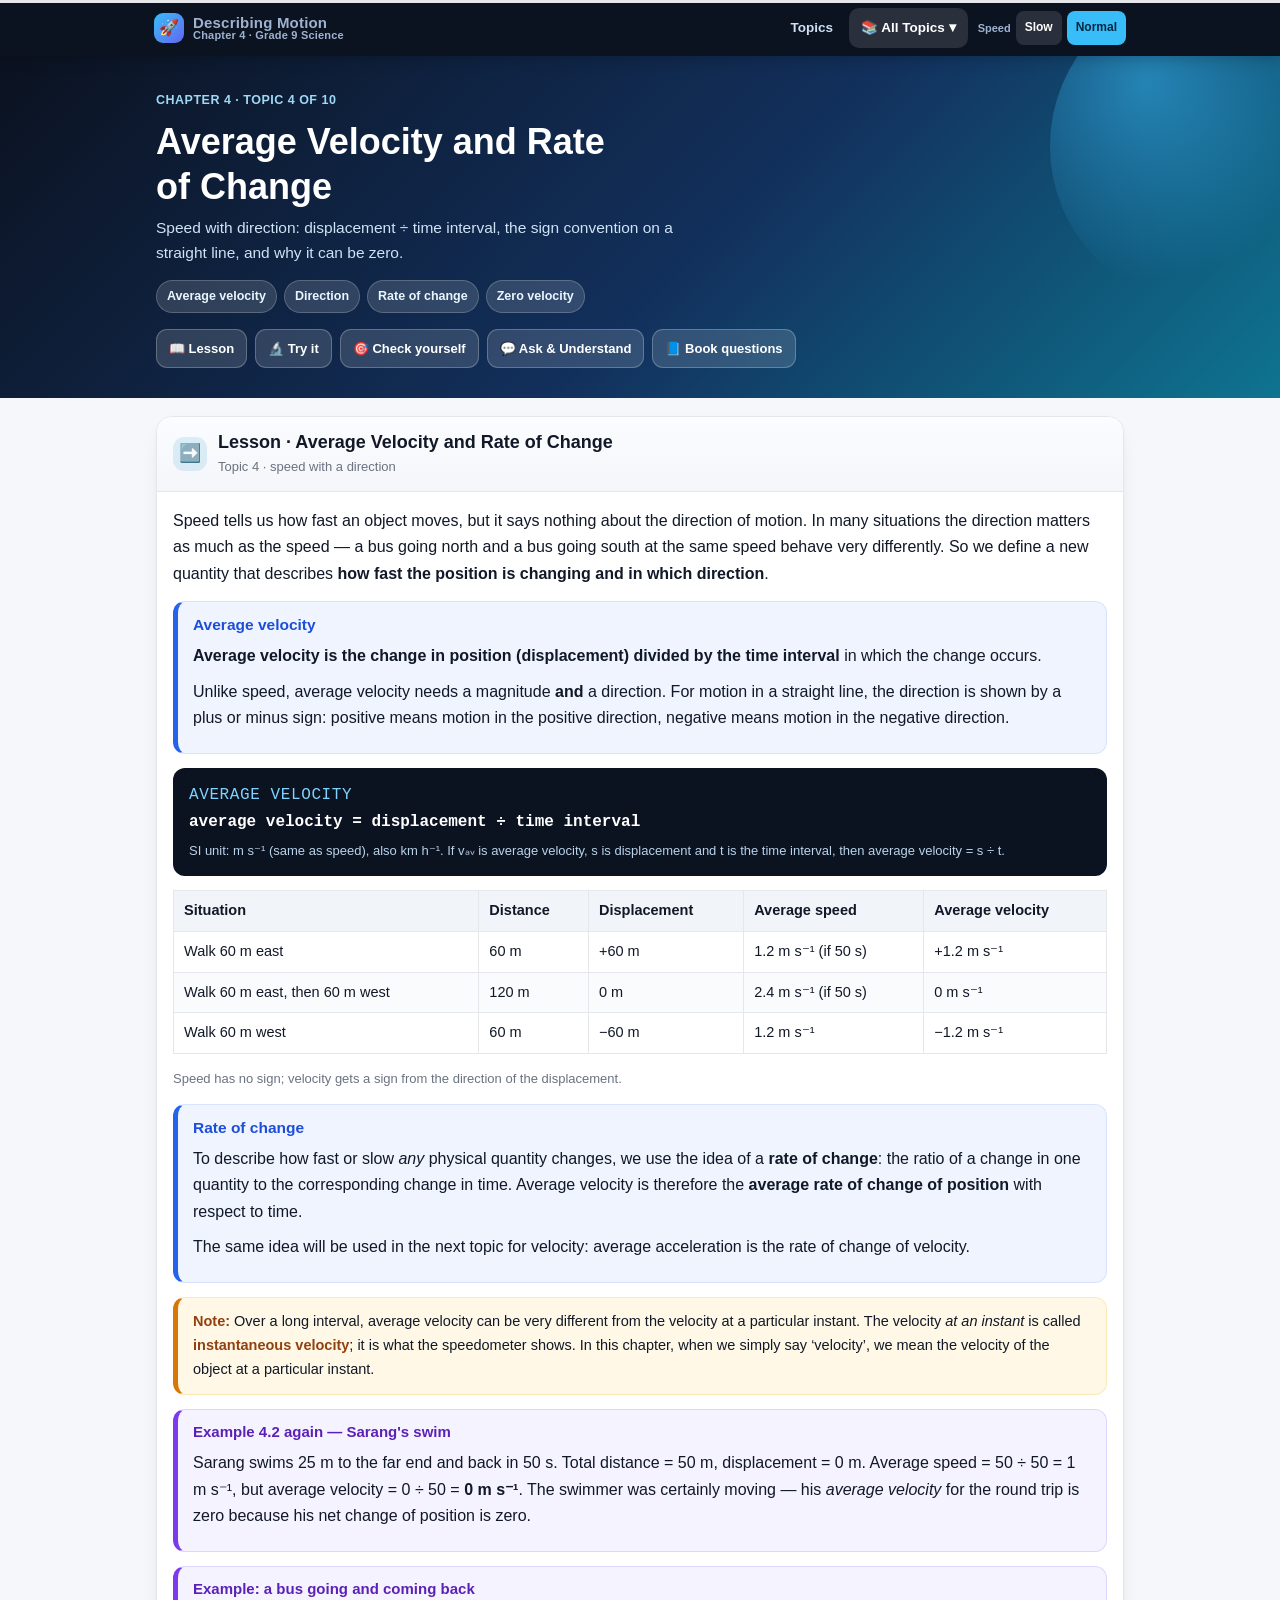
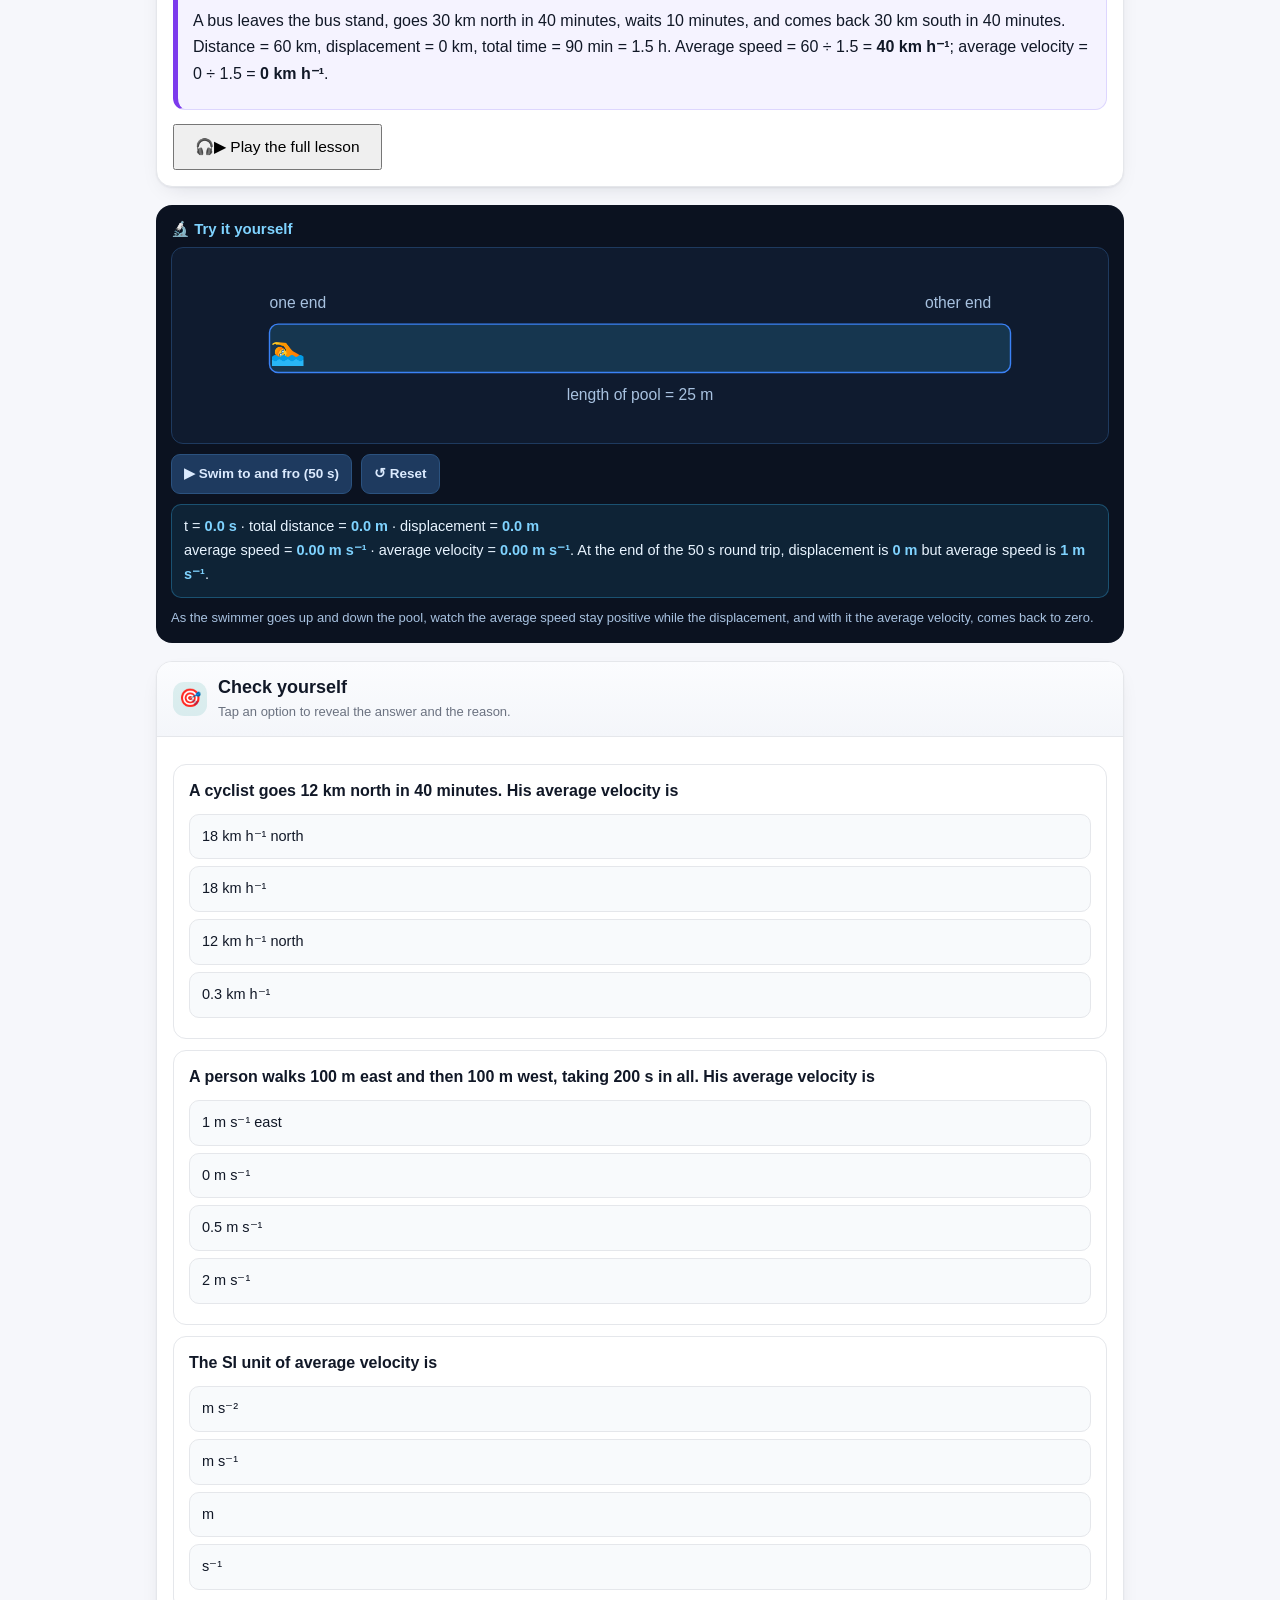
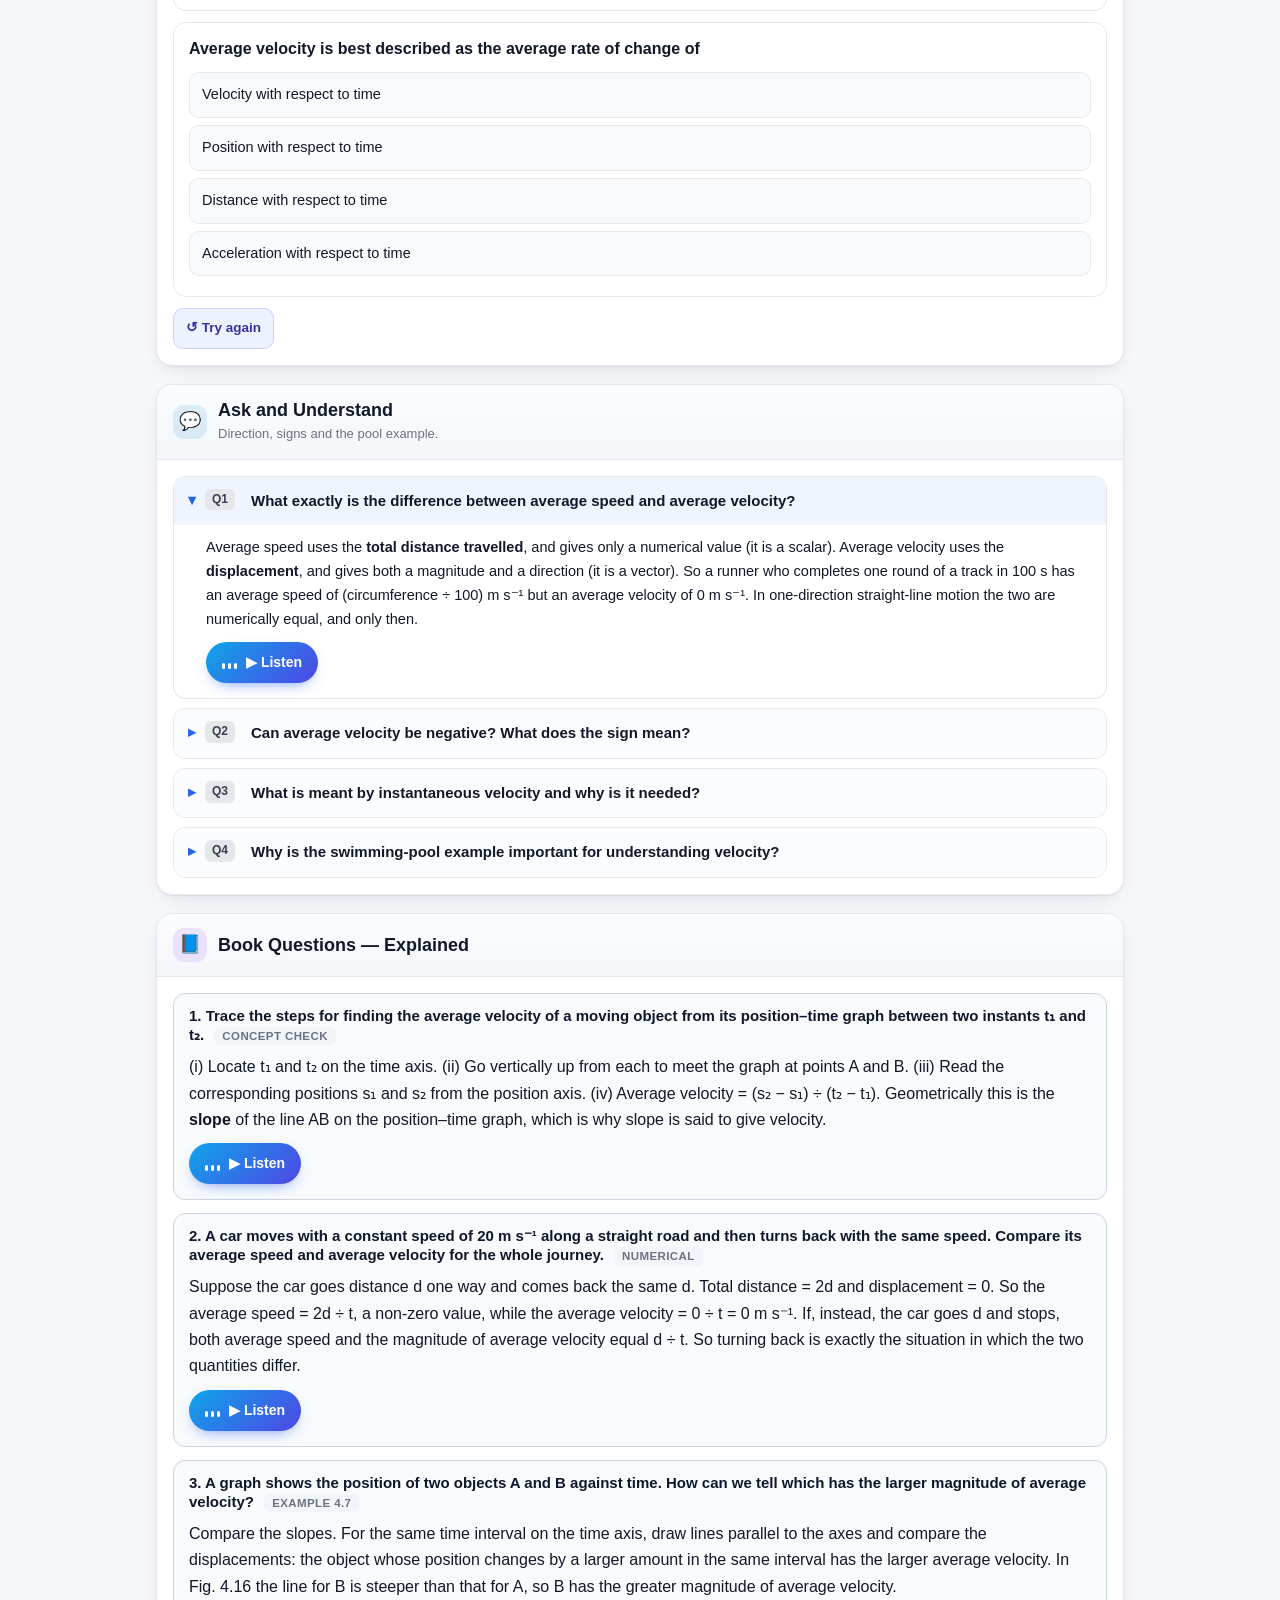
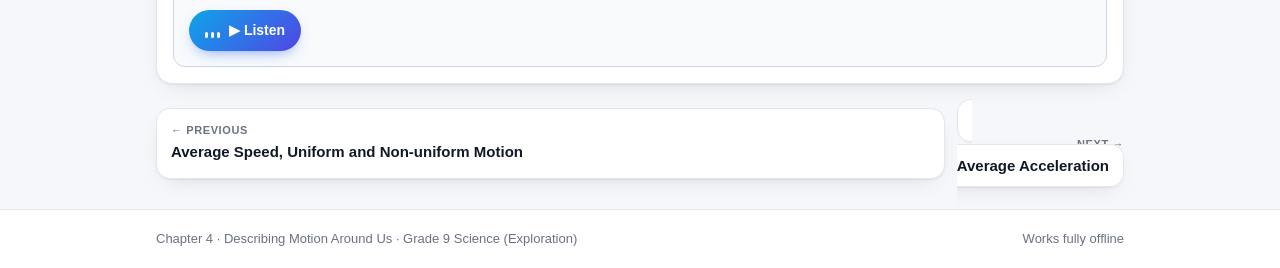
<file: topics/average-velocity.html>
<!DOCTYPE html>
<html lang="en"><head>
<meta charset="utf-8">
<meta name="viewport" content="width=device-width, initial-scale=1">
<title>Average Velocity and Rate of Change — Chapter 4</title>
<meta name="description" content="Average velocity, direction and rate of change with examples.">
<link rel="stylesheet" href="../assets/css/style.css">
</head><body>
<div class="rbar" style="height:3px;background:#e5e7eb;position:fixed;top:0;left:0;right:0;z-index:99"><i style="display:block;height:3px;width:0;background:linear-gradient(90deg,#38bdf8,#6366f1)"></i></div>
<nav class="nav"><div class="nav-in">
  <a class="brand" href="../index.html"><span class="atom">🚀</span><span><b>Describing Motion</b>
    <span>Chapter 4 · Grade 9 Science</span></span></a>
  <div class="nav-links">
    <a class="desk" href="../index.html">Topics</a>
    <div class="drop">
      <button class="dd-btn" type="button" aria-expanded="false">📚 All Topics ▾</button>
      <div class="drop-panel"><a href="../topics/rest-motion.html" class=""><span class="dp-ico" style="background:#2563eb1f">🧭</span><span>Motion and rest</span></a><a href="../topics/distance-displacement.html" class=""><span class="dp-ico" style="background:#0d94881f">📏</span><span>Distance and displacement</span></a><a href="../topics/average-speed.html" class=""><span class="dp-ico" style="background:#16a34a1f">🚗</span><span>Average speed</span></a><a href="../topics/average-velocity.html" class="on"><span class="dp-ico" style="background:#0284c71f">➡️</span><span>Average velocity</span></a><a href="../topics/acceleration.html" class=""><span class="dp-ico" style="background:#d977061f">⚡</span><span>Acceleration</span></a><a href="../topics/position-time-graphs.html" class=""><span class="dp-ico" style="background:#7c3aed1f">📈</span><span>Position–time graphs</span></a><a href="../topics/velocity-time-graphs.html" class=""><span class="dp-ico" style="background:#db27771f">📉</span><span>Velocity–time graphs</span></a><a href="../topics/kinematic-equations.html" class=""><span class="dp-ico" style="background:#4338ca1f">🧮</span><span>Kinematic equations</span></a><a href="../topics/applying-equations.html" class=""><span class="dp-ico" style="background:#e11d481f">🛑</span><span>Stopping distance</span></a><a href="../topics/circular-motion.html" class=""><span class="dp-ico" style="background:#0891b21f">🎡</span><span>Uniform circular motion</span></a><div style="height:1px;background:#e5e7eb;margin:6px 4px"></div><a href="../exercise.html"><span class="dp-ico" style="background:#eef2ff">📝</span><span>Exercise — all questions solved</span></a><a href="../questionbank.html"><span class="dp-ico" style="background:#eef2ff">🗂️</span><span>Question bank</span></a><a href="../revision.html"><span class="dp-ico" style="background:#eef2ff">🔁</span><span>Revision &amp; glossary</span></a></div>
    </div>
    <div class="spd" role="group" aria-label="Playback speed">
      <small>Speed</small>
      <button type="button" data-rate="0.85">Slow</button>
      <button type="button" class="on" data-rate="1">Normal</button>
    </div>
    <button class="menu-btn" type="button" aria-expanded="false">☰ Menu</button>
  </div>
</div></nav>
<header class="hero"><div class="wrap">
  <div class="crumb">Chapter 4 · Topic 4 of 10</div><h1>Average Velocity and Rate of Change</h1><p class="lead">Speed with direction: displacement ÷ time interval, the sign convention on a straight line, and why it can be zero.</p><div class="tags"><span class="tag">Average velocity</span><span class="tag">Direction</span><span class="tag">Rate of change</span><span class="tag">Zero velocity</span></div><div class="jumplinks"><a href="#lesson">📖 Lesson</a><a href="#lab">🔬 Try it</a><a href="#quiz">🎯 Check yourself</a><a href="#faq">💬 Ask & Understand</a><a href="#bookqa">📘 Book questions</a></div>
</div></header><div class="wrap"><section class="card" id="lesson"><div class="hd">
  <span class="ico" style="background:#0284c71f">➡️</span><div><h2>Lesson · Average Velocity and Rate of Change</h2><p>Topic 4 · speed with a direction</p></div>
</div><div class="bd"><p>Speed tells us how fast an object moves, but it says nothing about the direction of motion. In many situations the direction matters as much as the speed — a bus going north and a bus going south at the same speed behave very differently. So we define a new quantity that describes <b>how fast the position is changing and in which direction</b>.</p><div class="learn"><h3>Average velocity</h3><p><b>Average velocity is the change in position (displacement) divided by the time interval</b> in which the change occurs.</p><p>Unlike speed, average velocity needs a magnitude <b>and</b> a direction. For motion in a straight line, the direction is shown by a plus or minus sign: positive means motion in the positive direction, negative means motion in the negative direction.</p></div><div class="formula"><span class="fname">Average velocity</span><b>average velocity = displacement ÷ time interval</b><span class="why">SI unit: m s⁻¹ (same as speed), also km h⁻¹. If vₐᵥ is average velocity, s is displacement and t is the time interval, then average velocity = s ÷ t.</span></div><table><thead><tr><th>Situation</th><th>Distance</th><th>Displacement</th><th>Average speed</th><th>Average velocity</th></tr></thead><tbody><tr><td>Walk 60 m east</td><td>60 m</td><td>+60 m</td><td>1.2 m s⁻¹ (if 50 s)</td><td>+1.2 m s⁻¹</td></tr><tr><td>Walk 60 m east, then 60 m west</td><td>120 m</td><td>0 m</td><td>2.4 m s⁻¹ (if 50 s)</td><td>0 m s⁻¹</td></tr><tr><td>Walk 60 m west</td><td>60 m</td><td>&minus;60 m</td><td>1.2 m s⁻¹</td><td>&minus;1.2 m s⁻¹</td></tr></tbody></table><div class="mut" style="font-size:13px">Speed has no sign; velocity gets a sign from the direction of the displacement.</div><div class="learn"><h3>Rate of change</h3><p>To describe how fast or slow <i>any</i> physical quantity changes, we use the idea of a <b>rate of change</b>: the ratio of a change in one quantity to the corresponding change in time. Average velocity is therefore the <b>average rate of change of position</b> with respect to time.</p><p>The same idea will be used in the next topic for velocity: average acceleration is the rate of change of velocity.</p></div><div class="note"><b>Note:</b> Over a long interval, average velocity can be very different from the velocity at a particular instant. The velocity <i>at an instant</i> is called <b>instantaneous velocity</b>; it is what the speedometer shows. In this chapter, when we simply say ‘velocity’, we mean the velocity of the object at a particular instant.</div><div class="example"><h4>Example 4.2 again — Sarang's swim</h4><p>Sarang swims 25 m to the far end and back in 50 s. Total distance = 50 m, displacement = 0 m. Average speed = 50 ÷ 50 = 1 m s⁻¹, but average velocity = 0 ÷ 50 = <b>0 m s⁻¹</b>. The swimmer was certainly moving — his <i>average velocity</i> for the round trip is zero because his net change of position is zero.</p></div><div class="example"><h4>Example: a bus going and coming back</h4><p>A bus leaves the bus stand, goes 30 km north in 40 minutes, waits 10 minutes, and comes back 30 km south in 40 minutes. Distance = 60 km, displacement = 0 km, total time = 90 min = 1.5 h. Average speed = 60 ÷ 1.5 = <b>40 km h⁻¹</b>; average velocity = 0 ÷ 1.5 = <b>0 km h⁻¹</b>.</p></div><div class="aud-row lesson-audio"><button class="aud-big" data-src="../audio/t4_lesson.mp3" type="button" aria-label="▶ Play the full lesson">🎧<span class="lbl">▶ Play the full lesson</span></button></div></div></section><div class="lab" id="lab" data-demo="velocity"><h3>🔬 Try it yourself</h3><div class="stage"></div><div class="ctrls"></div><div class="out"></div><div class="cap">As the swimmer goes up and down the pool, watch the average speed stay positive while the displacement, and with it the average velocity, comes back to zero.</div></div><section class="card" id="quiz"><div class="hd">
  <span class="ico" style="background:#0d94881f">🎯</span><div><h2>Check yourself</h2><p>Tap an option to reveal the answer and the reason.</p></div>
</div><div class="bd"><div class="quiz"><div class="mcq"><p class="q">A cyclist goes 12 km north in 40 minutes. His average velocity is</p><button class="opt" type="button" data-ok="1">18 km h⁻¹ north</button><button class="opt" type="button" data-ok="0">18 km h⁻¹</button><button class="opt" type="button" data-ok="0">12 km h⁻¹ north</button><button class="opt" type="button" data-ok="0">0.3 km h⁻¹</button><div class="feedback" data-exp="Displacement = 12 km north, time = 40 min = 2/3 h, so average velocity = 12 ÷ (2/3) = 18 km h⁻¹, directed north."></div></div><div class="mcq"><p class="q">A person walks 100 m east and then 100 m west, taking 200 s in all. His average velocity is</p><button class="opt" type="button" data-ok="0">1 m s⁻¹ east</button><button class="opt" type="button" data-ok="1">0 m s⁻¹</button><button class="opt" type="button" data-ok="0">0.5 m s⁻¹</button><button class="opt" type="button" data-ok="0">2 m s⁻¹</button><div class="feedback" data-exp="Displacement = 0 m (he is back where he started), so average velocity = 0 ÷ 200 = 0 m s⁻¹, even though the average speed is 200 ÷ 200 = 1 m s⁻¹."></div></div><div class="mcq"><p class="q">The SI unit of average velocity is</p><button class="opt" type="button" data-ok="0">m s⁻²</button><button class="opt" type="button" data-ok="1">m s⁻¹</button><button class="opt" type="button" data-ok="0">m</button><button class="opt" type="button" data-ok="0">s⁻¹</button><div class="feedback" data-exp="Average velocity is displacement ÷ time, so its unit is metre per second (m s⁻¹), the same as for speed."></div></div><div class="mcq"><p class="q">Average velocity is best described as the average rate of change of</p><button class="opt" type="button" data-ok="0">Velocity with respect to time</button><button class="opt" type="button" data-ok="1">Position with respect to time</button><button class="opt" type="button" data-ok="0">Distance with respect to time</button><button class="opt" type="button" data-ok="0">Acceleration with respect to time</button><div class="feedback" data-exp="Average velocity = change in position ÷ time interval, i.e. the average rate of change of position with respect to time. (Rate of change of velocity is acceleration.)"></div></div></div><button class="quiz-reset" type="button">↺ Try again</button></div></section><section class="card" id="faq"><div class="hd">
  <span class="ico" style="background:#0284c71f">💬</span><div><h2>Ask and Understand</h2><p>Direction, signs and the pool example.</p></div>
</div><div class="bd"><details class="faq" open><summary><span class="qbadge">Q1</span>What exactly is the difference between average speed and average velocity?</summary><div class="ab"><p>Average speed uses the <b>total distance travelled</b>, and gives only a numerical value (it is a scalar). Average velocity uses the <b>displacement</b>, and gives both a magnitude and a direction (it is a vector). So a runner who completes one round of a track in 100 s has an average speed of (circumference ÷ 100) m s⁻¹ but an average velocity of 0 m s⁻¹. In one-direction straight-line motion the two are numerically equal, and only then.</p><div class="aud-row"><button class="aud-btn" data-src="../audio/t4_faq1.mp3" type="button" aria-label="▶ Listen"><span class="wave"><i></i><i></i><i></i></span><span class="lbl">▶ Listen</span></button></div></div></details><details class="faq"><summary><span class="qbadge">Q2</span>Can average velocity be negative? What does the sign mean?</summary><div class="ab"><p>Yes. Average velocity can be positive, negative or zero depending on the direction of the net displacement. We first choose which direction along the line is positive — say east. If the object ends up west of its starting point, its displacement is negative, and dividing a negative displacement by a positive time gives a negative average velocity. The minus sign is not a “smaller” speed; it only says that the motion is in the negative direction. Average speed, being based on distance, can never be negative.</p><div class="aud-row"><button class="aud-btn" data-src="../audio/t4_faq2.mp3" type="button" aria-label="▶ Listen"><span class="wave"><i></i><i></i><i></i></span><span class="lbl">▶ Listen</span></button></div></div></details><details class="faq"><summary><span class="qbadge">Q3</span>What is meant by instantaneous velocity and why is it needed?</summary><div class="ab"><p>Instantaneous velocity is the velocity of the object at <i>one particular instant</i>. It is found by taking the average velocity over smaller and smaller time intervals around that instant, until the value settles at a fixed number. It is needed because average velocity can hide a lot of detail: a car that runs 60 km in one hour has an average velocity of 60 km h⁻¹, but the speedometer shows that its instantaneous velocity was changing all the time. A speedometer reading is a good everyday example of instantaneous speed, and the direction of the tyres gives the direction of instantaneous velocity.</p><div class="aud-row"><button class="aud-btn" data-src="../audio/t4_faq3.mp3" type="button" aria-label="▶ Listen"><span class="wave"><i></i><i></i><i></i></span><span class="lbl">▶ Listen</span></button></div></div></details><details class="faq"><summary><span class="qbadge">Q4</span>Why is the swimming-pool example important for understanding velocity?</summary><div class="ab"><p>Because it separates the two ideas cleanly. Sarang really does swim 50 m in 50 s, so his average speed is 1 m s⁻¹ and it would be wrong to say he did not move. But he ends exactly where he started, so his net change of position is zero, and his average velocity for that interval is 0 m s⁻¹. The example shows that a zero average velocity does not mean the object was at rest — it only means that the displacement over that interval was zero.</p><div class="aud-row"><button class="aud-btn" data-src="../audio/t4_faq4.mp3" type="button" aria-label="▶ Listen"><span class="wave"><i></i><i></i><i></i></span><span class="lbl">▶ Listen</span></button></div></div></details></div></section><section class="card" id="bookqa"><div class="hd">
  <span class="ico" style="background:#7c3aed1f">📘</span><div><h2>Book Questions — Explained</h2></div>
</div><div class="bd"><div class="ex" style="border-style:solid"><h4>1. Trace the steps for finding the average velocity of a moving object from its position–time graph between two instants t₁ and t₂. <span class="meta">Concept check</span></h4><p>(i) Locate t₁ and t₂ on the time axis. (ii) Go vertically up from each to meet the graph at points A and B. (iii) Read the corresponding positions s₁ and s₂ from the position axis. (iv) Average velocity = (s₂ − s₁) ÷ (t₂ − t₁). Geometrically this is the <b>slope</b> of the line AB on the position–time graph, which is why slope is said to give velocity.</p><div class="aud-row"><button class="aud-btn" data-src="../audio/t4_bq1.mp3" type="button" aria-label="▶ Listen"><span class="wave"><i></i><i></i><i></i></span><span class="lbl">▶ Listen</span></button></div></div><div class="ex" style="border-style:solid"><h4>2. A car moves with a constant speed of 20 m s⁻¹ along a straight road and then turns back with the same speed. Compare its average speed and average velocity for the whole journey. <span class="meta">Numerical</span></h4><p>Suppose the car goes distance d one way and comes back the same d. Total distance = 2d and displacement = 0. So the average speed = 2d ÷ t, a non-zero value, while the average velocity = 0 ÷ t = 0 m s⁻¹. If, instead, the car goes d and stops, both average speed and the magnitude of average velocity equal d ÷ t. So turning back is exactly the situation in which the two quantities differ.</p><div class="aud-row"><button class="aud-btn" data-src="../audio/t4_bq2.mp3" type="button" aria-label="▶ Listen"><span class="wave"><i></i><i></i><i></i></span><span class="lbl">▶ Listen</span></button></div></div><div class="ex" style="border-style:solid"><h4>3. A graph shows the position of two objects A and B against time. How can we tell which has the larger magnitude of average velocity? <span class="meta">Example 4.7</span></h4><p>Compare the slopes. For the same time interval on the time axis, draw lines parallel to the axes and compare the displacements: the object whose position changes by a larger amount in the same interval has the larger average velocity. In Fig. 4.16 the line for B is steeper than that for A, so B has the greater magnitude of average velocity.</p><div class="aud-row"><button class="aud-btn" data-src="../audio/t4_bq3.mp3" type="button" aria-label="▶ Listen"><span class="wave"><i></i><i></i><i></i></span><span class="lbl">▶ Listen</span></button></div></div></div></section></div><div class="wrap"><div class="pn"><a class="prev" href="average-speed.html"><small>← PREVIOUS</small><b>Average Speed, Uniform and Non-uniform Motion</b></a><div class="next-wrap" style="margin-left:auto"><a class="next" href="acceleration.html"><small>NEXT →</small><b>Average Acceleration</b></a></div></div></div>
<footer class="foot"><div class="in"><span>Chapter 4 · Describing Motion Around Us · Grade 9 Science (Exploration)</span><span>Works fully offline</span></div></footer>
<script src="../assets/js/main.js"></script>
<script src="../assets/js/demos.js"></script>
</body></html>
</file>
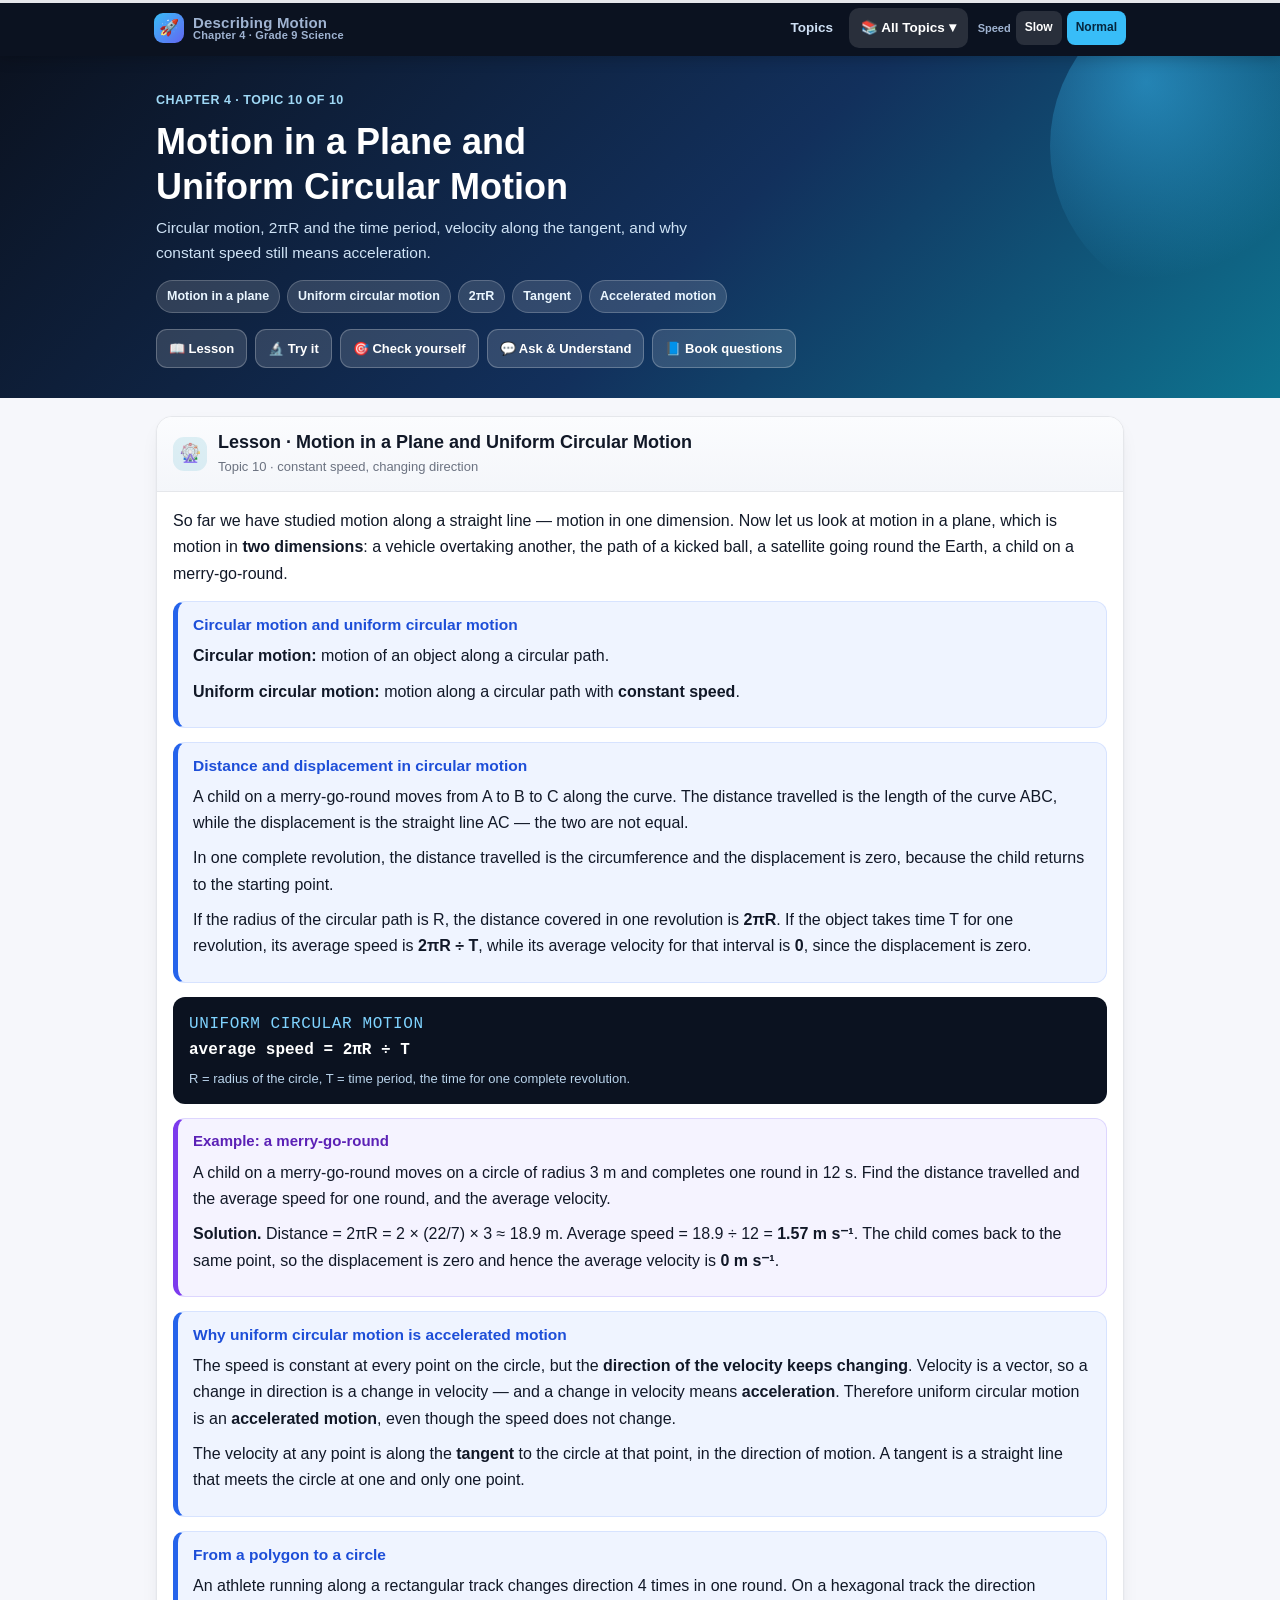
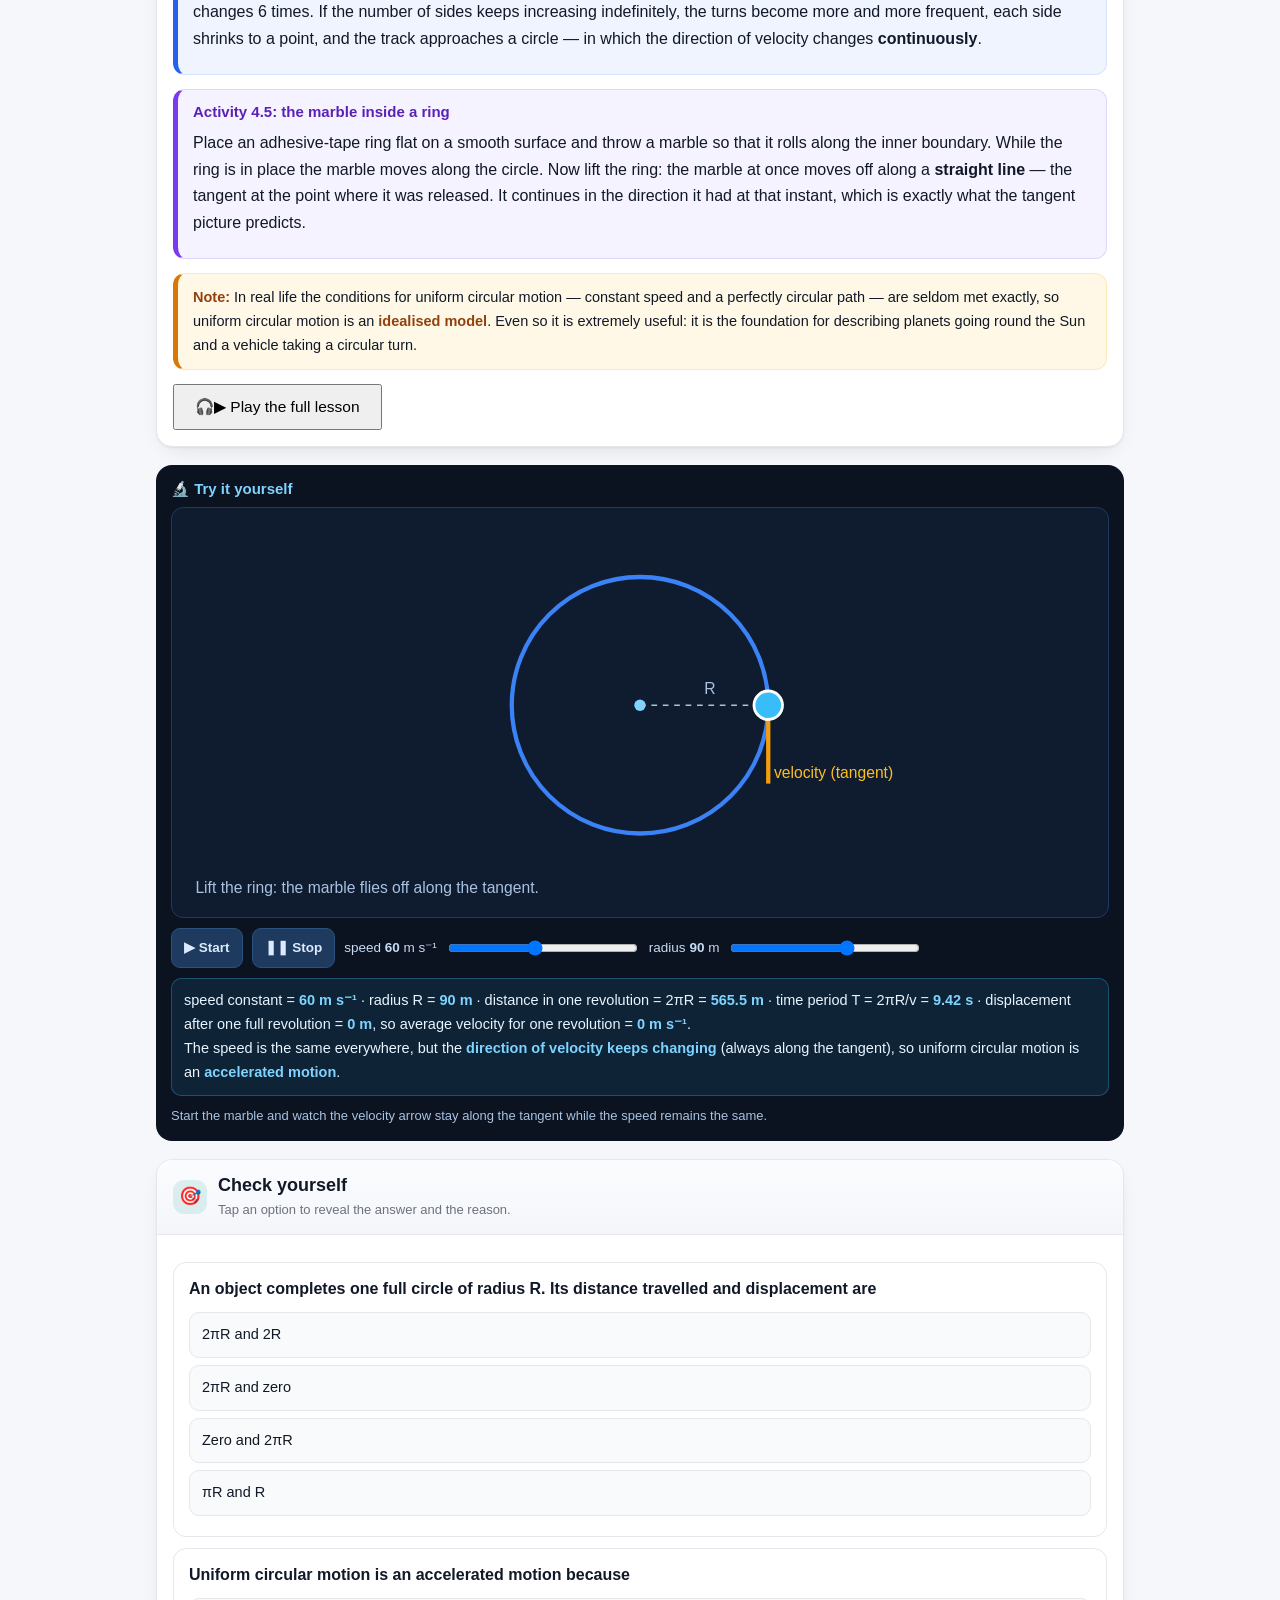
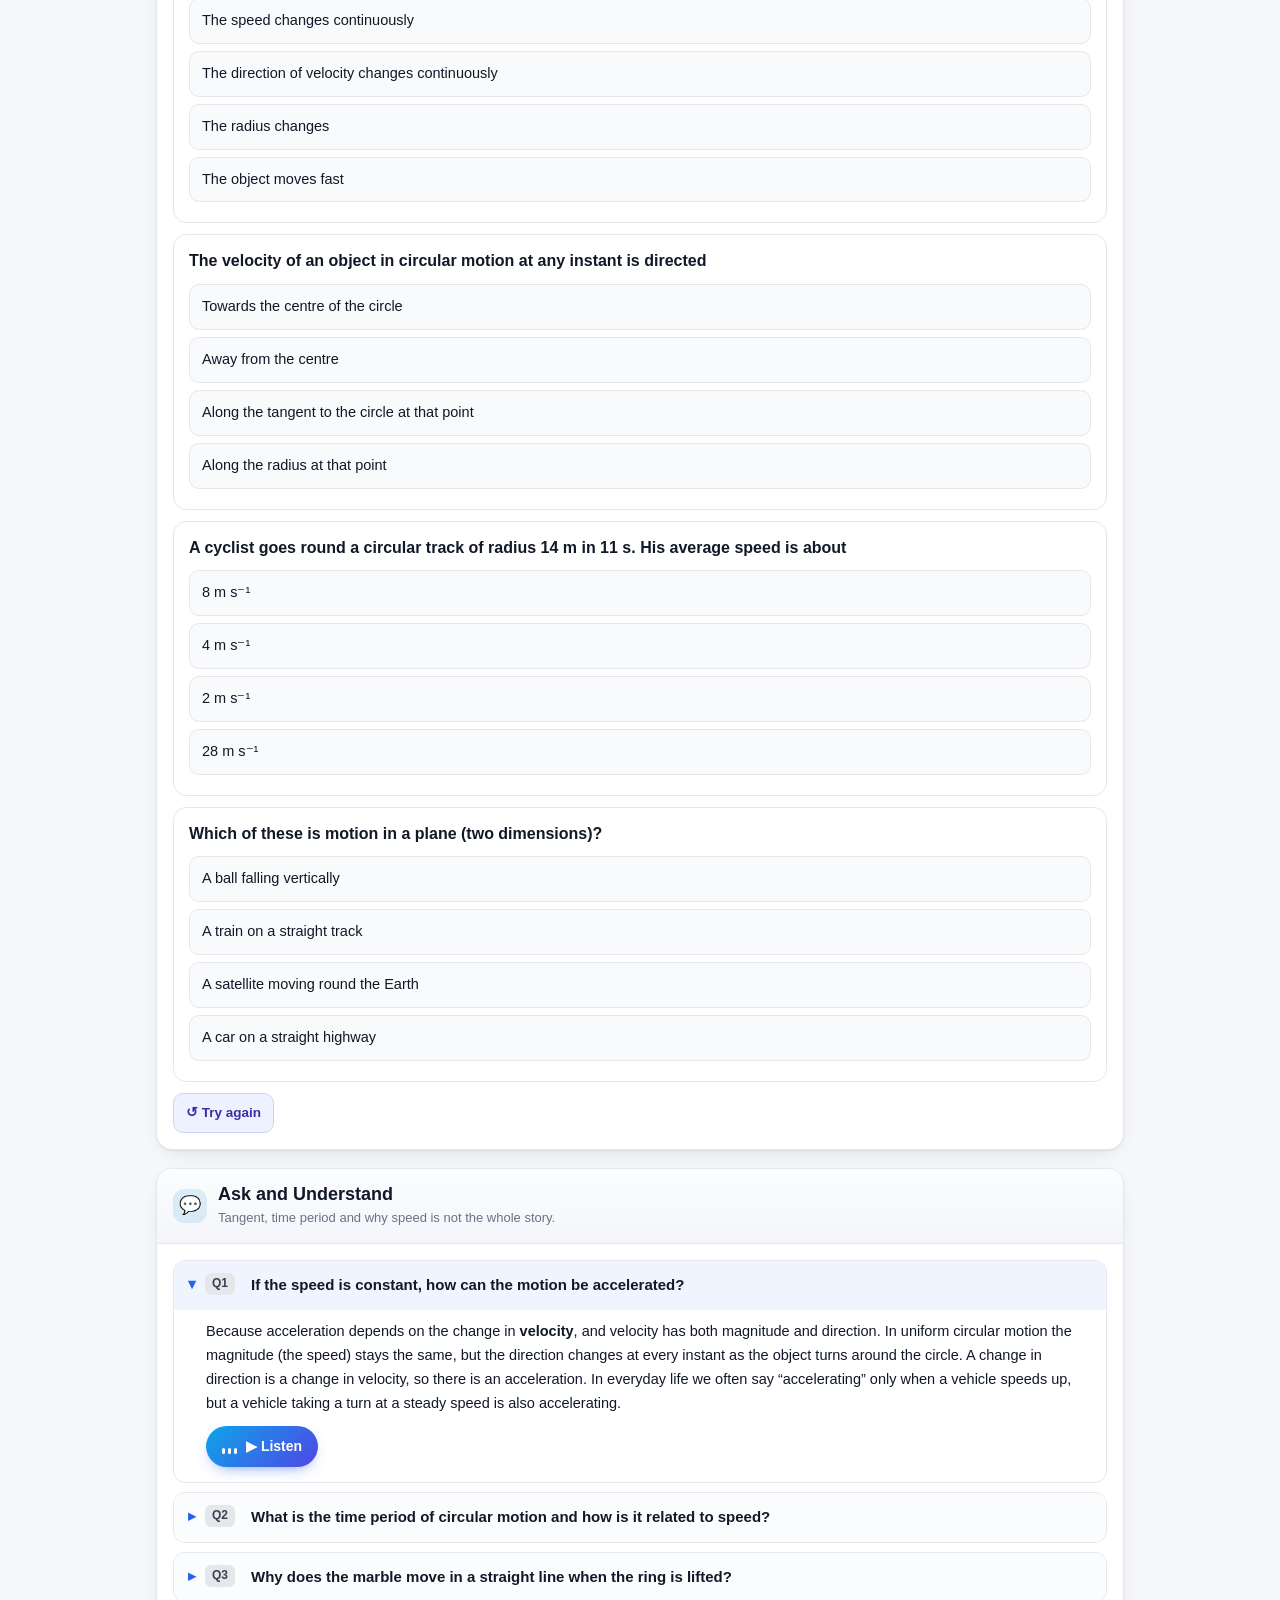
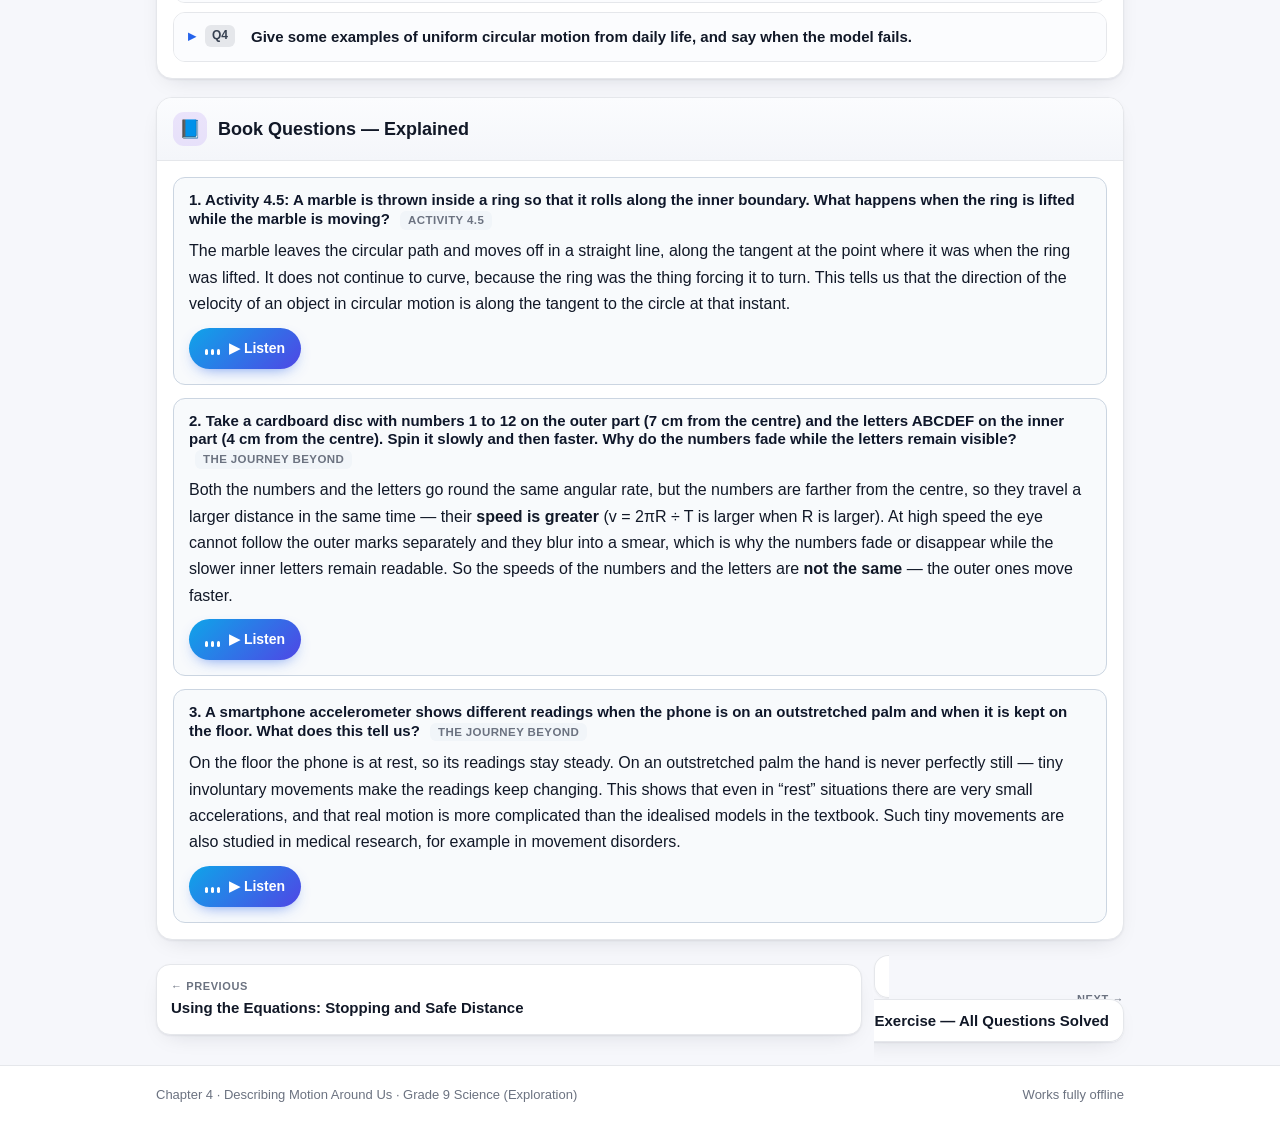
<file: topics/circular-motion.html>
<!DOCTYPE html>
<html lang="en"><head>
<meta charset="utf-8">
<meta name="viewport" content="width=device-width, initial-scale=1">
<title>Motion in a Plane and Uniform Circular Motion — Chapter 4</title>
<meta name="description" content="Circular motion, time period and why it is accelerated motion.">
<link rel="stylesheet" href="../assets/css/style.css">
</head><body>
<div class="rbar" style="height:3px;background:#e5e7eb;position:fixed;top:0;left:0;right:0;z-index:99"><i style="display:block;height:3px;width:0;background:linear-gradient(90deg,#38bdf8,#6366f1)"></i></div>
<nav class="nav"><div class="nav-in">
  <a class="brand" href="../index.html"><span class="atom">🚀</span><span><b>Describing Motion</b>
    <span>Chapter 4 · Grade 9 Science</span></span></a>
  <div class="nav-links">
    <a class="desk" href="../index.html">Topics</a>
    <div class="drop">
      <button class="dd-btn" type="button" aria-expanded="false">📚 All Topics ▾</button>
      <div class="drop-panel"><a href="../topics/rest-motion.html" class=""><span class="dp-ico" style="background:#2563eb1f">🧭</span><span>Motion and rest</span></a><a href="../topics/distance-displacement.html" class=""><span class="dp-ico" style="background:#0d94881f">📏</span><span>Distance and displacement</span></a><a href="../topics/average-speed.html" class=""><span class="dp-ico" style="background:#16a34a1f">🚗</span><span>Average speed</span></a><a href="../topics/average-velocity.html" class=""><span class="dp-ico" style="background:#0284c71f">➡️</span><span>Average velocity</span></a><a href="../topics/acceleration.html" class=""><span class="dp-ico" style="background:#d977061f">⚡</span><span>Acceleration</span></a><a href="../topics/position-time-graphs.html" class=""><span class="dp-ico" style="background:#7c3aed1f">📈</span><span>Position–time graphs</span></a><a href="../topics/velocity-time-graphs.html" class=""><span class="dp-ico" style="background:#db27771f">📉</span><span>Velocity–time graphs</span></a><a href="../topics/kinematic-equations.html" class=""><span class="dp-ico" style="background:#4338ca1f">🧮</span><span>Kinematic equations</span></a><a href="../topics/applying-equations.html" class=""><span class="dp-ico" style="background:#e11d481f">🛑</span><span>Stopping distance</span></a><a href="../topics/circular-motion.html" class="on"><span class="dp-ico" style="background:#0891b21f">🎡</span><span>Uniform circular motion</span></a><div style="height:1px;background:#e5e7eb;margin:6px 4px"></div><a href="../exercise.html"><span class="dp-ico" style="background:#eef2ff">📝</span><span>Exercise — all questions solved</span></a><a href="../questionbank.html"><span class="dp-ico" style="background:#eef2ff">🗂️</span><span>Question bank</span></a><a href="../revision.html"><span class="dp-ico" style="background:#eef2ff">🔁</span><span>Revision &amp; glossary</span></a></div>
    </div>
    <div class="spd" role="group" aria-label="Playback speed">
      <small>Speed</small>
      <button type="button" data-rate="0.85">Slow</button>
      <button type="button" class="on" data-rate="1">Normal</button>
    </div>
    <button class="menu-btn" type="button" aria-expanded="false">☰ Menu</button>
  </div>
</div></nav>
<header class="hero"><div class="wrap">
  <div class="crumb">Chapter 4 · Topic 10 of 10</div><h1>Motion in a Plane and Uniform Circular Motion</h1><p class="lead">Circular motion, 2πR and the time period, velocity along the tangent, and why constant speed still means acceleration.</p><div class="tags"><span class="tag">Motion in a plane</span><span class="tag">Uniform circular motion</span><span class="tag">2πR</span><span class="tag">Tangent</span><span class="tag">Accelerated motion</span></div><div class="jumplinks"><a href="#lesson">📖 Lesson</a><a href="#lab">🔬 Try it</a><a href="#quiz">🎯 Check yourself</a><a href="#faq">💬 Ask & Understand</a><a href="#bookqa">📘 Book questions</a></div>
</div></header><div class="wrap"><section class="card" id="lesson"><div class="hd">
  <span class="ico" style="background:#0891b21f">🎡</span><div><h2>Lesson · Motion in a Plane and Uniform Circular Motion</h2><p>Topic 10 · constant speed, changing direction</p></div>
</div><div class="bd"><p>So far we have studied motion along a straight line — motion in one dimension. Now let us look at motion in a plane, which is motion in <b>two dimensions</b>: a vehicle overtaking another, the path of a kicked ball, a satellite going round the Earth, a child on a merry-go-round.</p><div class="learn"><h3>Circular motion and uniform circular motion</h3><p><b>Circular motion:</b> motion of an object along a circular path.</p><p><b>Uniform circular motion:</b> motion along a circular path with <b>constant speed</b>.</p></div><div class="learn"><h3>Distance and displacement in circular motion</h3><p>A child on a merry-go-round moves from A to B to C along the curve. The distance travelled is the length of the curve ABC, while the displacement is the straight line AC — the two are not equal.</p><p>In one complete revolution, the distance travelled is the circumference and the displacement is zero, because the child returns to the starting point.</p><p>If the radius of the circular path is R, the distance covered in one revolution is <b>2πR</b>. If the object takes time T for one revolution, its average speed is <b>2πR ÷ T</b>, while its average velocity for that interval is <b>0</b>, since the displacement is zero.</p></div><div class="formula"><span class="fname">Uniform circular motion</span><b>average speed = 2πR ÷ T</b><span class="why">R = radius of the circle, T = time period, the time for one complete revolution.</span></div><div class="example"><h4>Example: a merry-go-round</h4><p>A child on a merry-go-round moves on a circle of radius 3 m and completes one round in 12 s. Find the distance travelled and the average speed for one round, and the average velocity.</p><p><b>Solution.</b> Distance = 2πR = 2 × (22/7) × 3 ≈ 18.9 m. Average speed = 18.9 ÷ 12 = <b>1.57 m s⁻¹</b>. The child comes back to the same point, so the displacement is zero and hence the average velocity is <b>0 m s⁻¹</b>.</p></div><div class="learn"><h3>Why uniform circular motion is accelerated motion</h3><p>The speed is constant at every point on the circle, but the <b>direction of the velocity keeps changing</b>. Velocity is a vector, so a change in direction is a change in velocity — and a change in velocity means <b>acceleration</b>. Therefore uniform circular motion is an <b>accelerated motion</b>, even though the speed does not change.</p><p>The velocity at any point is along the <b>tangent</b> to the circle at that point, in the direction of motion. A tangent is a straight line that meets the circle at one and only one point.</p></div><div class="learn"><h3>From a polygon to a circle</h3><p>An athlete running along a rectangular track changes direction 4 times in one round. On a hexagonal track the direction changes 6 times. If the number of sides keeps increasing indefinitely, the turns become more and more frequent, each side shrinks to a point, and the track approaches a circle — in which the direction of velocity changes <b>continuously</b>.</p></div><div class="example"><h4>Activity 4.5: the marble inside a ring</h4><p>Place an adhesive-tape ring flat on a smooth surface and throw a marble so that it rolls along the inner boundary. While the ring is in place the marble moves along the circle. Now lift the ring: the marble at once moves off along a <b>straight line</b> — the tangent at the point where it was released. It continues in the direction it had at that instant, which is exactly what the tangent picture predicts.</p></div><div class="note"><b>Note:</b> In real life the conditions for uniform circular motion — constant speed and a perfectly circular path — are seldom met exactly, so uniform circular motion is an <b>idealised model</b>. Even so it is extremely useful: it is the foundation for describing planets going round the Sun and a vehicle taking a circular turn.</div><div class="aud-row lesson-audio"><button class="aud-big" data-src="../audio/t10_lesson.mp3" type="button" aria-label="▶ Play the full lesson">🎧<span class="lbl">▶ Play the full lesson</span></button></div></div></section><div class="lab" id="lab" data-demo="circular"><h3>🔬 Try it yourself</h3><div class="stage"></div><div class="ctrls"></div><div class="out"></div><div class="cap">Start the marble and watch the velocity arrow stay along the tangent while the speed remains the same.</div></div><section class="card" id="quiz"><div class="hd">
  <span class="ico" style="background:#0d94881f">🎯</span><div><h2>Check yourself</h2><p>Tap an option to reveal the answer and the reason.</p></div>
</div><div class="bd"><div class="quiz"><div class="mcq"><p class="q">An object completes one full circle of radius R. Its distance travelled and displacement are</p><button class="opt" type="button" data-ok="0">2πR and 2R</button><button class="opt" type="button" data-ok="1">2πR and zero</button><button class="opt" type="button" data-ok="0">Zero and 2πR</button><button class="opt" type="button" data-ok="0">πR and R</button><div class="feedback" data-exp="In one revolution the object covers the whole circumference 2πR but returns to the starting point, so the displacement is zero."></div></div><div class="mcq"><p class="q">Uniform circular motion is an accelerated motion because</p><button class="opt" type="button" data-ok="0">The speed changes continuously</button><button class="opt" type="button" data-ok="1">The direction of velocity changes continuously</button><button class="opt" type="button" data-ok="0">The radius changes</button><button class="opt" type="button" data-ok="0">The object moves fast</button><div class="feedback" data-exp="Speed is constant, but velocity is a vector and its direction keeps changing along the circle, so the motion is accelerated."></div></div><div class="mcq"><p class="q">The velocity of an object in circular motion at any instant is directed</p><button class="opt" type="button" data-ok="0">Towards the centre of the circle</button><button class="opt" type="button" data-ok="0">Away from the centre</button><button class="opt" type="button" data-ok="1">Along the tangent to the circle at that point</button><button class="opt" type="button" data-ok="0">Along the radius at that point</button><div class="feedback" data-exp="Velocity is always along the tangent, in the direction of motion — as seen when the ring is lifted and the marble flies off in a straight line."></div></div><div class="mcq"><p class="q">A cyclist goes round a circular track of radius 14 m in 11 s. His average speed is about</p><button class="opt" type="button" data-ok="1">8 m s⁻¹</button><button class="opt" type="button" data-ok="0">4 m s⁻¹</button><button class="opt" type="button" data-ok="0">2 m s⁻¹</button><button class="opt" type="button" data-ok="0">28 m s⁻¹</button><div class="feedback" data-exp="Circumference = 2πR = 2 × (22/7) × 14 = 88 m, so average speed = 88 ÷ 11 = 8 m s⁻¹."></div></div><div class="mcq"><p class="q">Which of these is motion in a plane (two dimensions)?</p><button class="opt" type="button" data-ok="0">A ball falling vertically</button><button class="opt" type="button" data-ok="0">A train on a straight track</button><button class="opt" type="button" data-ok="1">A satellite moving round the Earth</button><button class="opt" type="button" data-ok="0">A car on a straight highway</button><div class="feedback" data-exp="A satellite&#x27;s path lies in a plane and its direction changes continuously, so it is two-dimensional motion."></div></div></div><button class="quiz-reset" type="button">↺ Try again</button></div></section><section class="card" id="faq"><div class="hd">
  <span class="ico" style="background:#0284c71f">💬</span><div><h2>Ask and Understand</h2><p>Tangent, time period and why speed is not the whole story.</p></div>
</div><div class="bd"><details class="faq" open><summary><span class="qbadge">Q1</span>If the speed is constant, how can the motion be accelerated?</summary><div class="ab"><p>Because acceleration depends on the change in <b>velocity</b>, and velocity has both magnitude and direction. In uniform circular motion the magnitude (the speed) stays the same, but the direction changes at every instant as the object turns around the circle. A change in direction is a change in velocity, so there is an acceleration. In everyday life we often say “accelerating” only when a vehicle speeds up, but a vehicle taking a turn at a steady speed is also accelerating.</p><div class="aud-row"><button class="aud-btn" data-src="../audio/t10_faq1.mp3" type="button" aria-label="▶ Listen"><span class="wave"><i></i><i></i><i></i></span><span class="lbl">▶ Listen</span></button></div></div></details><details class="faq"><summary><span class="qbadge">Q2</span>What is the time period of circular motion and how is it related to speed?</summary><div class="ab"><p>The time period T is the time taken to complete one revolution. In that time the object covers the whole circumference 2πR at a constant speed v, so v = 2πR ÷ T, or T = 2πR ÷ v. For example, a child on a merry-go-round on a circle of radius 3 m moving at 1.57 m s⁻¹ takes 18.9 ÷ 1.57 ≈ 12 s for one round. A larger radius or a smaller speed means a longer time period.</p><div class="aud-row"><button class="aud-btn" data-src="../audio/t10_faq2.mp3" type="button" aria-label="▶ Listen"><span class="wave"><i></i><i></i><i></i></span><span class="lbl">▶ Listen</span></button></div></div></details><details class="faq"><summary><span class="qbadge">Q3</span>Why does the marble move in a straight line when the ring is lifted?</summary><div class="ab"><p>Because at every instant the marble is moving along the tangent to the circle at its position. The ring is what keeps pushing it and bending its path into a circle. Once the ring is removed, nothing bends the path any more, so the marble continues in the direction it already had — that is, along the straight tangent line. This shows that the velocity at any point of circular motion is along the tangent at that point.</p><div class="aud-row"><button class="aud-btn" data-src="../audio/t10_faq3.mp3" type="button" aria-label="▶ Listen"><span class="wave"><i></i><i></i><i></i></span><span class="lbl">▶ Listen</span></button></div></div></details><details class="faq"><summary><span class="qbadge">Q4</span>Give some examples of uniform circular motion from daily life, and say when the model fails.</summary><div class="ab"><p>Examples: the tip of a clock's minute hand, a child on a merry-go-round moving at a steady speed, a satellite in a nearly circular orbit, the blades of a fan, a vehicle taking a well-banked circular turn at a constant speed. The model fails when the speed is not really constant or the path is not exactly a circle — for example a car slowing down as it turns, or an athlete on a running track whose speed varies through the race. Real motions are therefore described as approximately uniform circular motion. Idealised models like this are still valuable, because they are the base on which the more complicated real cases are built.</p><div class="aud-row"><button class="aud-btn" data-src="../audio/t10_faq4.mp3" type="button" aria-label="▶ Listen"><span class="wave"><i></i><i></i><i></i></span><span class="lbl">▶ Listen</span></button></div></div></details></div></section><section class="card" id="bookqa"><div class="hd">
  <span class="ico" style="background:#7c3aed1f">📘</span><div><h2>Book Questions — Explained</h2></div>
</div><div class="bd"><div class="ex" style="border-style:solid"><h4>1. Activity 4.5: A marble is thrown inside a ring so that it rolls along the inner boundary. What happens when the ring is lifted while the marble is moving? <span class="meta">Activity 4.5</span></h4><p>The marble leaves the circular path and moves off in a straight line, along the tangent at the point where it was when the ring was lifted. It does not continue to curve, because the ring was the thing forcing it to turn. This tells us that the direction of the velocity of an object in circular motion is along the tangent to the circle at that instant.</p><div class="aud-row"><button class="aud-btn" data-src="../audio/t10_bq1.mp3" type="button" aria-label="▶ Listen"><span class="wave"><i></i><i></i><i></i></span><span class="lbl">▶ Listen</span></button></div></div><div class="ex" style="border-style:solid"><h4>2. Take a cardboard disc with numbers 1 to 12 on the outer part (7 cm from the centre) and the letters ABCDEF on the inner part (4 cm from the centre). Spin it slowly and then faster. Why do the numbers fade while the letters remain visible? <span class="meta">The Journey Beyond</span></h4><p>Both the numbers and the letters go round the same angular rate, but the numbers are farther from the centre, so they travel a larger distance in the same time — their <b>speed is greater</b> (v = 2πR ÷ T is larger when R is larger). At high speed the eye cannot follow the outer marks separately and they blur into a smear, which is why the numbers fade or disappear while the slower inner letters remain readable. So the speeds of the numbers and the letters are <b>not the same</b> — the outer ones move faster.</p><div class="aud-row"><button class="aud-btn" data-src="../audio/t10_bq2.mp3" type="button" aria-label="▶ Listen"><span class="wave"><i></i><i></i><i></i></span><span class="lbl">▶ Listen</span></button></div></div><div class="ex" style="border-style:solid"><h4>3. A smartphone accelerometer shows different readings when the phone is on an outstretched palm and when it is kept on the floor. What does this tell us? <span class="meta">The Journey Beyond</span></h4><p>On the floor the phone is at rest, so its readings stay steady. On an outstretched palm the hand is never perfectly still — tiny involuntary movements make the readings keep changing. This shows that even in “rest” situations there are very small accelerations, and that real motion is more complicated than the idealised models in the textbook. Such tiny movements are also studied in medical research, for example in movement disorders.</p><div class="aud-row"><button class="aud-btn" data-src="../audio/t10_bq3.mp3" type="button" aria-label="▶ Listen"><span class="wave"><i></i><i></i><i></i></span><span class="lbl">▶ Listen</span></button></div></div></div></section></div><div class="wrap"><div class="pn"><a class="prev" href="applying-equations.html"><small>← PREVIOUS</small><b>Using the Equations: Stopping and Safe Distance</b></a><div class="next-wrap" style="margin-left:auto"><a class="next" href="../exercise.html"><small>NEXT →</small><b>Exercise — All Questions Solved</b></a></div></div></div>
<footer class="foot"><div class="in"><span>Chapter 4 · Describing Motion Around Us · Grade 9 Science (Exploration)</span><span>Works fully offline</span></div></footer>
<script src="../assets/js/main.js"></script>
<script src="../assets/js/demos.js"></script>
</body></html>
</file>
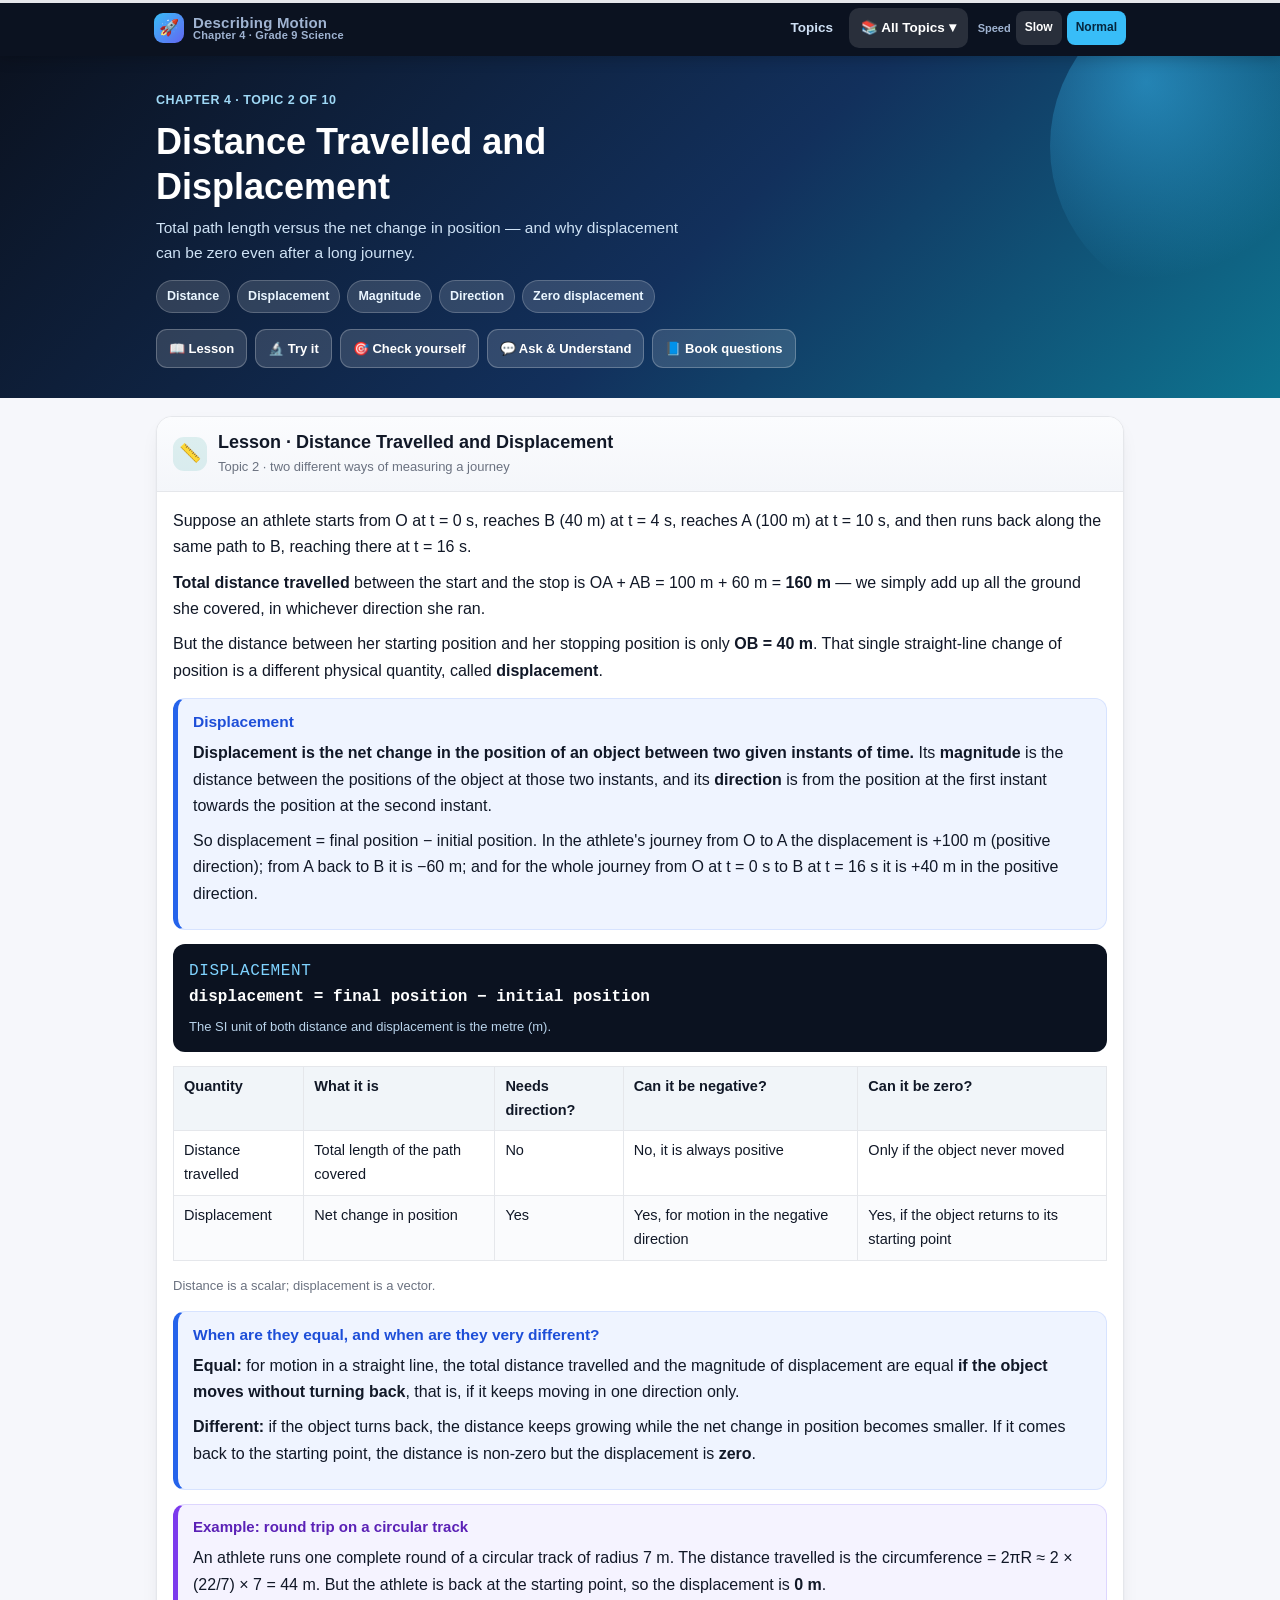
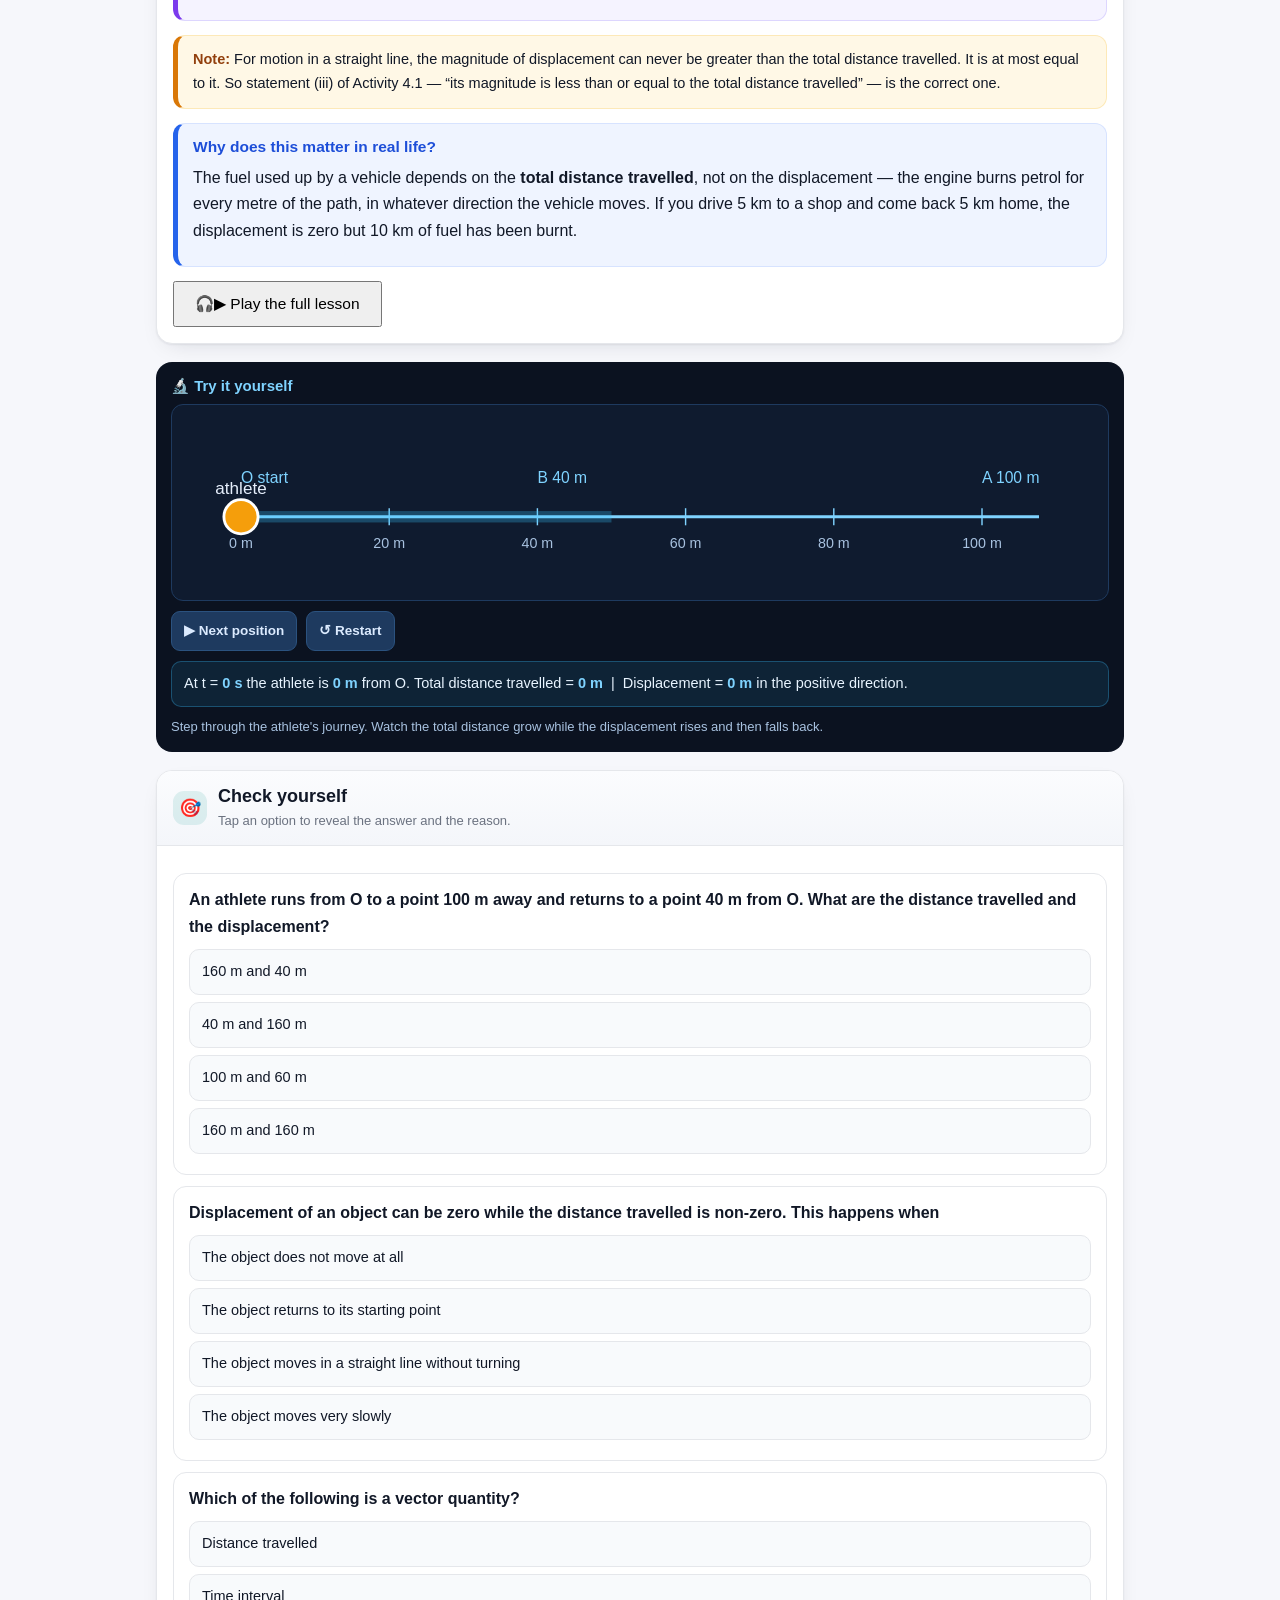
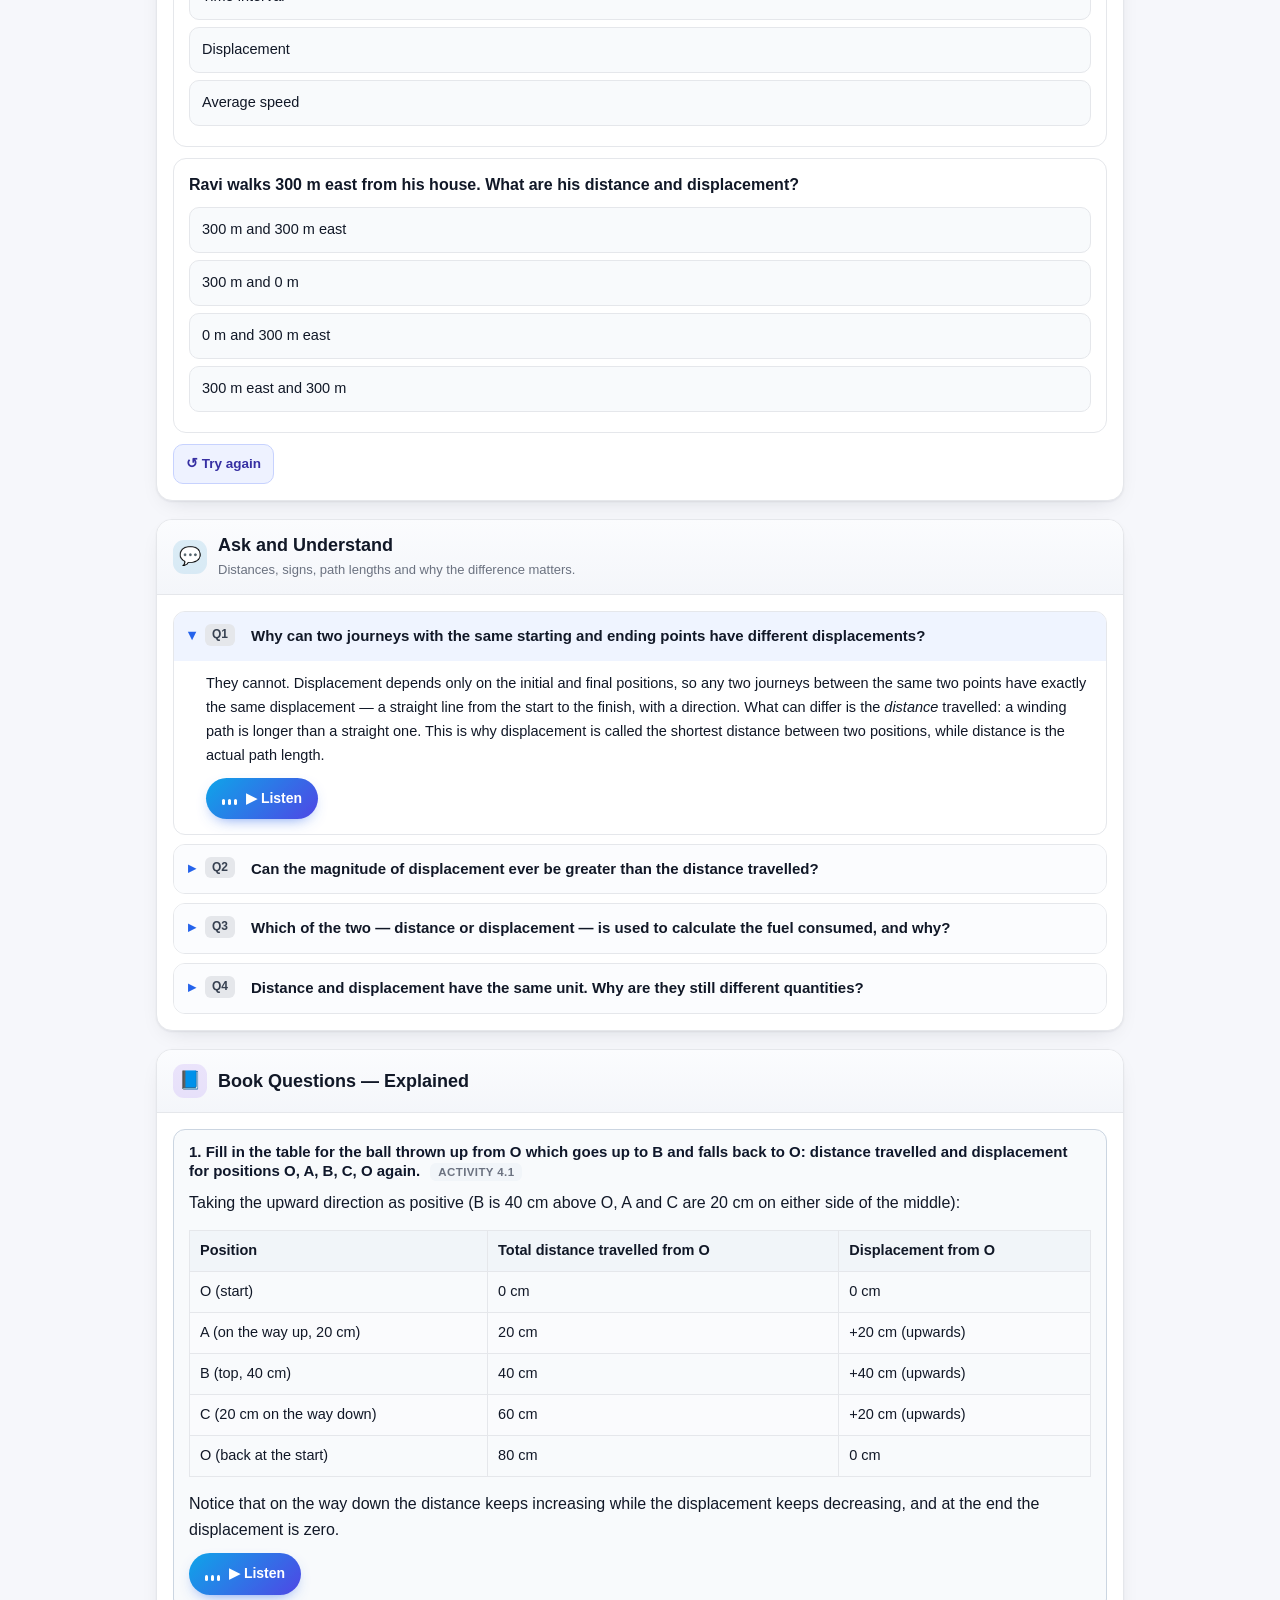
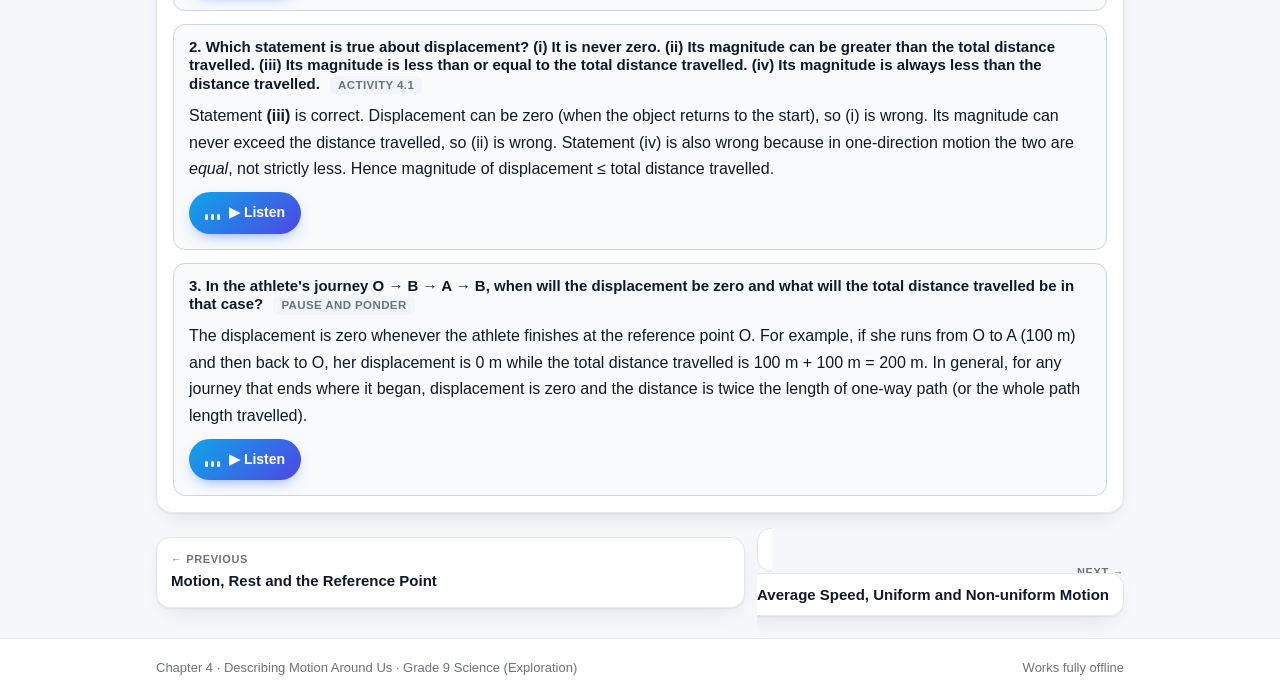
<file: topics/distance-displacement.html>
<!DOCTYPE html>
<html lang="en"><head>
<meta charset="utf-8">
<meta name="viewport" content="width=device-width, initial-scale=1">
<title>Distance Travelled and Displacement — Chapter 4</title>
<meta name="description" content="Distance and displacement explained with tables and examples.">
<link rel="stylesheet" href="../assets/css/style.css">
</head><body>
<div class="rbar" style="height:3px;background:#e5e7eb;position:fixed;top:0;left:0;right:0;z-index:99"><i style="display:block;height:3px;width:0;background:linear-gradient(90deg,#38bdf8,#6366f1)"></i></div>
<nav class="nav"><div class="nav-in">
  <a class="brand" href="../index.html"><span class="atom">🚀</span><span><b>Describing Motion</b>
    <span>Chapter 4 · Grade 9 Science</span></span></a>
  <div class="nav-links">
    <a class="desk" href="../index.html">Topics</a>
    <div class="drop">
      <button class="dd-btn" type="button" aria-expanded="false">📚 All Topics ▾</button>
      <div class="drop-panel"><a href="../topics/rest-motion.html" class=""><span class="dp-ico" style="background:#2563eb1f">🧭</span><span>Motion and rest</span></a><a href="../topics/distance-displacement.html" class="on"><span class="dp-ico" style="background:#0d94881f">📏</span><span>Distance and displacement</span></a><a href="../topics/average-speed.html" class=""><span class="dp-ico" style="background:#16a34a1f">🚗</span><span>Average speed</span></a><a href="../topics/average-velocity.html" class=""><span class="dp-ico" style="background:#0284c71f">➡️</span><span>Average velocity</span></a><a href="../topics/acceleration.html" class=""><span class="dp-ico" style="background:#d977061f">⚡</span><span>Acceleration</span></a><a href="../topics/position-time-graphs.html" class=""><span class="dp-ico" style="background:#7c3aed1f">📈</span><span>Position–time graphs</span></a><a href="../topics/velocity-time-graphs.html" class=""><span class="dp-ico" style="background:#db27771f">📉</span><span>Velocity–time graphs</span></a><a href="../topics/kinematic-equations.html" class=""><span class="dp-ico" style="background:#4338ca1f">🧮</span><span>Kinematic equations</span></a><a href="../topics/applying-equations.html" class=""><span class="dp-ico" style="background:#e11d481f">🛑</span><span>Stopping distance</span></a><a href="../topics/circular-motion.html" class=""><span class="dp-ico" style="background:#0891b21f">🎡</span><span>Uniform circular motion</span></a><div style="height:1px;background:#e5e7eb;margin:6px 4px"></div><a href="../exercise.html"><span class="dp-ico" style="background:#eef2ff">📝</span><span>Exercise — all questions solved</span></a><a href="../questionbank.html"><span class="dp-ico" style="background:#eef2ff">🗂️</span><span>Question bank</span></a><a href="../revision.html"><span class="dp-ico" style="background:#eef2ff">🔁</span><span>Revision &amp; glossary</span></a></div>
    </div>
    <div class="spd" role="group" aria-label="Playback speed">
      <small>Speed</small>
      <button type="button" data-rate="0.85">Slow</button>
      <button type="button" class="on" data-rate="1">Normal</button>
    </div>
    <button class="menu-btn" type="button" aria-expanded="false">☰ Menu</button>
  </div>
</div></nav>
<header class="hero"><div class="wrap">
  <div class="crumb">Chapter 4 · Topic 2 of 10</div><h1>Distance Travelled and Displacement</h1><p class="lead">Total path length versus the net change in position — and why displacement can be zero even after a long journey.</p><div class="tags"><span class="tag">Distance</span><span class="tag">Displacement</span><span class="tag">Magnitude</span><span class="tag">Direction</span><span class="tag">Zero displacement</span></div><div class="jumplinks"><a href="#lesson">📖 Lesson</a><a href="#lab">🔬 Try it</a><a href="#quiz">🎯 Check yourself</a><a href="#faq">💬 Ask & Understand</a><a href="#bookqa">📘 Book questions</a></div>
</div></header><div class="wrap"><section class="card" id="lesson"><div class="hd">
  <span class="ico" style="background:#0d94881f">📏</span><div><h2>Lesson · Distance Travelled and Displacement</h2><p>Topic 2 · two different ways of measuring a journey</p></div>
</div><div class="bd"><p>Suppose an athlete starts from O at t = 0 s, reaches B (40 m) at t = 4 s, reaches A (100 m) at t = 10 s, and then runs back along the same path to B, reaching there at t = 16 s.</p><p><b>Total distance travelled</b> between the start and the stop is OA + AB = 100 m + 60 m = <b>160 m</b> — we simply add up all the ground she covered, in whichever direction she ran.</p><p>But the distance between her starting position and her stopping position is only <b>OB = 40 m</b>. That single straight-line change of position is a different physical quantity, called <b>displacement</b>.</p><div class="learn"><h3>Displacement</h3><p><b>Displacement is the net change in the position of an object between two given instants of time.</b> Its <b>magnitude</b> is the distance between the positions of the object at those two instants, and its <b>direction</b> is from the position at the first instant towards the position at the second instant.</p><p>So displacement = final position − initial position. In the athlete's journey from O to A the displacement is +100 m (positive direction); from A back to B it is −60 m; and for the whole journey from O at t = 0 s to B at t = 16 s it is +40 m in the positive direction.</p></div><div class="formula"><span class="fname">Displacement</span><b>displacement = final position − initial position</b><span class="why">The SI unit of both distance and displacement is the metre (m).</span></div><table><thead><tr><th>Quantity</th><th>What it is</th><th>Needs direction?</th><th>Can it be negative?</th><th>Can it be zero?</th></tr></thead><tbody><tr><td>Distance travelled</td><td>Total length of the path covered</td><td>No</td><td>No, it is always positive</td><td>Only if the object never moved</td></tr><tr><td>Displacement</td><td>Net change in position</td><td>Yes</td><td>Yes, for motion in the negative direction</td><td>Yes, if the object returns to its starting point</td></tr></tbody></table><div class="mut" style="font-size:13px">Distance is a scalar; displacement is a vector.</div><div class="learn"><h3>When are they equal, and when are they very different?</h3><p><b>Equal:</b> for motion in a straight line, the total distance travelled and the magnitude of displacement are equal <b>if the object moves without turning back</b>, that is, if it keeps moving in one direction only.</p><p><b>Different:</b> if the object turns back, the distance keeps growing while the net change in position becomes smaller. If it comes back to the starting point, the distance is non-zero but the displacement is <b>zero</b>.</p></div><div class="example"><h4>Example: round trip on a circular track</h4><p>An athlete runs one complete round of a circular track of radius 7 m. The distance travelled is the circumference = 2πR ≈ 2 × (22/7) × 7 = 44 m. But the athlete is back at the starting point, so the displacement is <b>0 m</b>.</p></div><div class="note"><b>Note:</b> For motion in a straight line, the magnitude of displacement can never be greater than the total distance travelled. It is at most equal to it. So statement (iii) of Activity 4.1 — “its magnitude is less than or equal to the total distance travelled” — is the correct one.</div><div class="learn"><h3>Why does this matter in real life?</h3><p>The fuel used up by a vehicle depends on the <b>total distance travelled</b>, not on the displacement — the engine burns petrol for every metre of the path, in whatever direction the vehicle moves. If you drive 5 km to a shop and come back 5 km home, the displacement is zero but 10 km of fuel has been burnt.</p></div><div class="aud-row lesson-audio"><button class="aud-big" data-src="../audio/t2_lesson.mp3" type="button" aria-label="▶ Play the full lesson">🎧<span class="lbl">▶ Play the full lesson</span></button></div></div></section><div class="lab" id="lab" data-demo="distdisp"><h3>🔬 Try it yourself</h3><div class="stage"></div><div class="ctrls"></div><div class="out"></div><div class="cap">Step through the athlete's journey. Watch the total distance grow while the displacement rises and then falls back.</div></div><section class="card" id="quiz"><div class="hd">
  <span class="ico" style="background:#0d94881f">🎯</span><div><h2>Check yourself</h2><p>Tap an option to reveal the answer and the reason.</p></div>
</div><div class="bd"><div class="quiz"><div class="mcq"><p class="q">An athlete runs from O to a point 100 m away and returns to a point 40 m from O. What are the distance travelled and the displacement?</p><button class="opt" type="button" data-ok="1">160 m and 40 m</button><button class="opt" type="button" data-ok="0">40 m and 160 m</button><button class="opt" type="button" data-ok="0">100 m and 60 m</button><button class="opt" type="button" data-ok="0">160 m and 160 m</button><div class="feedback" data-exp="Distance = 100 m + 60 m = 160 m (all the ground covered). Displacement = 40 m − 0 m = 40 m in the positive direction (only the net change in position)."></div></div><div class="mcq"><p class="q">Displacement of an object can be zero while the distance travelled is non-zero. This happens when</p><button class="opt" type="button" data-ok="0">The object does not move at all</button><button class="opt" type="button" data-ok="1">The object returns to its starting point</button><button class="opt" type="button" data-ok="0">The object moves in a straight line without turning</button><button class="opt" type="button" data-ok="0">The object moves very slowly</button><div class="feedback" data-exp="Displacement is the net change in position. If the object comes back to where it started, the net change is zero even though a large distance was covered."></div></div><div class="mcq"><p class="q">Which of the following is a vector quantity?</p><button class="opt" type="button" data-ok="0">Distance travelled</button><button class="opt" type="button" data-ok="0">Time interval</button><button class="opt" type="button" data-ok="1">Displacement</button><button class="opt" type="button" data-ok="0">Average speed</button><div class="feedback" data-exp="Displacement needs both magnitude and direction, so it is a vector. Distance, time interval and average speed are scalars — they need only a numerical value."></div></div><div class="mcq"><p class="q">Ravi walks 300 m east from his house. What are his distance and displacement?</p><button class="opt" type="button" data-ok="1">300 m and 300 m east</button><button class="opt" type="button" data-ok="0">300 m and 0 m</button><button class="opt" type="button" data-ok="0">0 m and 300 m east</button><button class="opt" type="button" data-ok="0">300 m east and 300 m</button><div class="feedback" data-exp="He walked in one direction without turning back, so distance = 300 m and displacement = 300 m towards the east are equal in magnitude."></div></div></div><button class="quiz-reset" type="button">↺ Try again</button></div></section><section class="card" id="faq"><div class="hd">
  <span class="ico" style="background:#0284c71f">💬</span><div><h2>Ask and Understand</h2><p>Distances, signs, path lengths and why the difference matters.</p></div>
</div><div class="bd"><details class="faq" open><summary><span class="qbadge">Q1</span>Why can two journeys with the same starting and ending points have different displacements?</summary><div class="ab"><p>They cannot. Displacement depends only on the initial and final positions, so any two journeys between the same two points have exactly the same displacement — a straight line from the start to the finish, with a direction. What can differ is the <i>distance</i> travelled: a winding path is longer than a straight one. This is why displacement is called the shortest distance between two positions, while distance is the actual path length.</p><div class="aud-row"><button class="aud-btn" data-src="../audio/t2_faq1.mp3" type="button" aria-label="▶ Listen"><span class="wave"><i></i><i></i><i></i></span><span class="lbl">▶ Listen</span></button></div></div></details><details class="faq"><summary><span class="qbadge">Q2</span>Can the magnitude of displacement ever be greater than the distance travelled?</summary><div class="ab"><p>No, never. The straight line joining the initial and final positions is the shortest path between them, so its length cannot exceed the length of the actual path followed. So magnitude of displacement ≤ total distance travelled, in every possible case. They are equal when the object moves along a straight line without reversing its direction.</p><div class="aud-row"><button class="aud-btn" data-src="../audio/t2_faq2.mp3" type="button" aria-label="▶ Listen"><span class="wave"><i></i><i></i><i></i></span><span class="lbl">▶ Listen</span></button></div></div></details><details class="faq"><summary><span class="qbadge">Q3</span>Which of the two — distance or displacement — is used to calculate the fuel consumed, and why?</summary><div class="ab"><p>Distance travelled is used. Fuel is burnt by the engine for every metre the vehicle moves, regardless of the direction of motion, so the total path length decides the consumption. Displacement only tells us the net change of position and can even be zero while a lot of fuel has been used — for example a car going to a market and returning home has zero displacement but has burnt fuel for the full to-and-fro distance.</p><div class="aud-row"><button class="aud-btn" data-src="../audio/t2_faq3.mp3" type="button" aria-label="▶ Listen"><span class="wave"><i></i><i></i><i></i></span><span class="lbl">▶ Listen</span></button></div></div></details><details class="faq"><summary><span class="qbadge">Q4</span>Distance and displacement have the same unit. Why are they still different quantities?</summary><div class="ab"><p>Because they are defined differently and carry different information. Both are measured in metres, but distance is the total path length (a scalar with only a numerical value), while displacement is the net change in position and needs a direction as well (a vector). Two quantities can share a unit and still be different physical quantities — for example, torque and energy both use N m. In every calculation you must ask whether the question wants the total path length or the net change in position.</p><div class="aud-row"><button class="aud-btn" data-src="../audio/t2_faq4.mp3" type="button" aria-label="▶ Listen"><span class="wave"><i></i><i></i><i></i></span><span class="lbl">▶ Listen</span></button></div></div></details></div></section><section class="card" id="bookqa"><div class="hd">
  <span class="ico" style="background:#7c3aed1f">📘</span><div><h2>Book Questions — Explained</h2></div>
</div><div class="bd"><div class="ex" style="border-style:solid"><h4>1. Fill in the table for the ball thrown up from O which goes up to B and falls back to O: distance travelled and displacement for positions O, A, B, C, O again. <span class="meta">Activity 4.1</span></h4><p>Taking the upward direction as positive (B is 40 cm above O, A and C are 20 cm on either side of the middle):</p><table><thead><tr><th>Position</th><th>Total distance travelled from O</th><th>Displacement from O</th></tr></thead><tbody><tr><td>O (start)</td><td>0 cm</td><td>0 cm</td></tr><tr><td>A (on the way up, 20 cm)</td><td>20 cm</td><td>+20 cm (upwards)</td></tr><tr><td>B (top, 40 cm)</td><td>40 cm</td><td>+40 cm (upwards)</td></tr><tr><td>C (20 cm on the way down)</td><td>60 cm</td><td>+20 cm (upwards)</td></tr><tr><td>O (back at the start)</td><td>80 cm</td><td>0 cm</td></tr></tbody></table><p>Notice that on the way down the distance keeps increasing while the displacement keeps decreasing, and at the end the displacement is zero.</p><div class="aud-row"><button class="aud-btn" data-src="../audio/t2_bq1.mp3" type="button" aria-label="▶ Listen"><span class="wave"><i></i><i></i><i></i></span><span class="lbl">▶ Listen</span></button></div></div><div class="ex" style="border-style:solid"><h4>2. Which statement is true about displacement? (i) It is never zero. (ii) Its magnitude can be greater than the total distance travelled. (iii) Its magnitude is less than or equal to the total distance travelled. (iv) Its magnitude is always less than the distance travelled. <span class="meta">Activity 4.1</span></h4><p>Statement <b>(iii)</b> is correct. Displacement can be zero (when the object returns to the start), so (i) is wrong. Its magnitude can never exceed the distance travelled, so (ii) is wrong. Statement (iv) is also wrong because in one-direction motion the two are <i>equal</i>, not strictly less. Hence magnitude of displacement ≤ total distance travelled.</p><div class="aud-row"><button class="aud-btn" data-src="../audio/t2_bq2.mp3" type="button" aria-label="▶ Listen"><span class="wave"><i></i><i></i><i></i></span><span class="lbl">▶ Listen</span></button></div></div><div class="ex" style="border-style:solid"><h4>3. In the athlete's journey O → B → A → B, when will the displacement be zero and what will the total distance travelled be in that case? <span class="meta">Pause and Ponder</span></h4><p>The displacement is zero whenever the athlete finishes at the reference point O. For example, if she runs from O to A (100 m) and then back to O, her displacement is 0 m while the total distance travelled is 100 m + 100 m = 200 m. In general, for any journey that ends where it began, displacement is zero and the distance is twice the length of one-way path (or the whole path length travelled).</p><div class="aud-row"><button class="aud-btn" data-src="../audio/t2_bq3.mp3" type="button" aria-label="▶ Listen"><span class="wave"><i></i><i></i><i></i></span><span class="lbl">▶ Listen</span></button></div></div></div></section></div><div class="wrap"><div class="pn"><a class="prev" href="rest-motion.html"><small>← PREVIOUS</small><b>Motion, Rest and the Reference Point</b></a><div class="next-wrap" style="margin-left:auto"><a class="next" href="average-speed.html"><small>NEXT →</small><b>Average Speed, Uniform and Non-uniform Motion</b></a></div></div></div>
<footer class="foot"><div class="in"><span>Chapter 4 · Describing Motion Around Us · Grade 9 Science (Exploration)</span><span>Works fully offline</span></div></footer>
<script src="../assets/js/main.js"></script>
<script src="../assets/js/demos.js"></script>
</body></html>
</file>
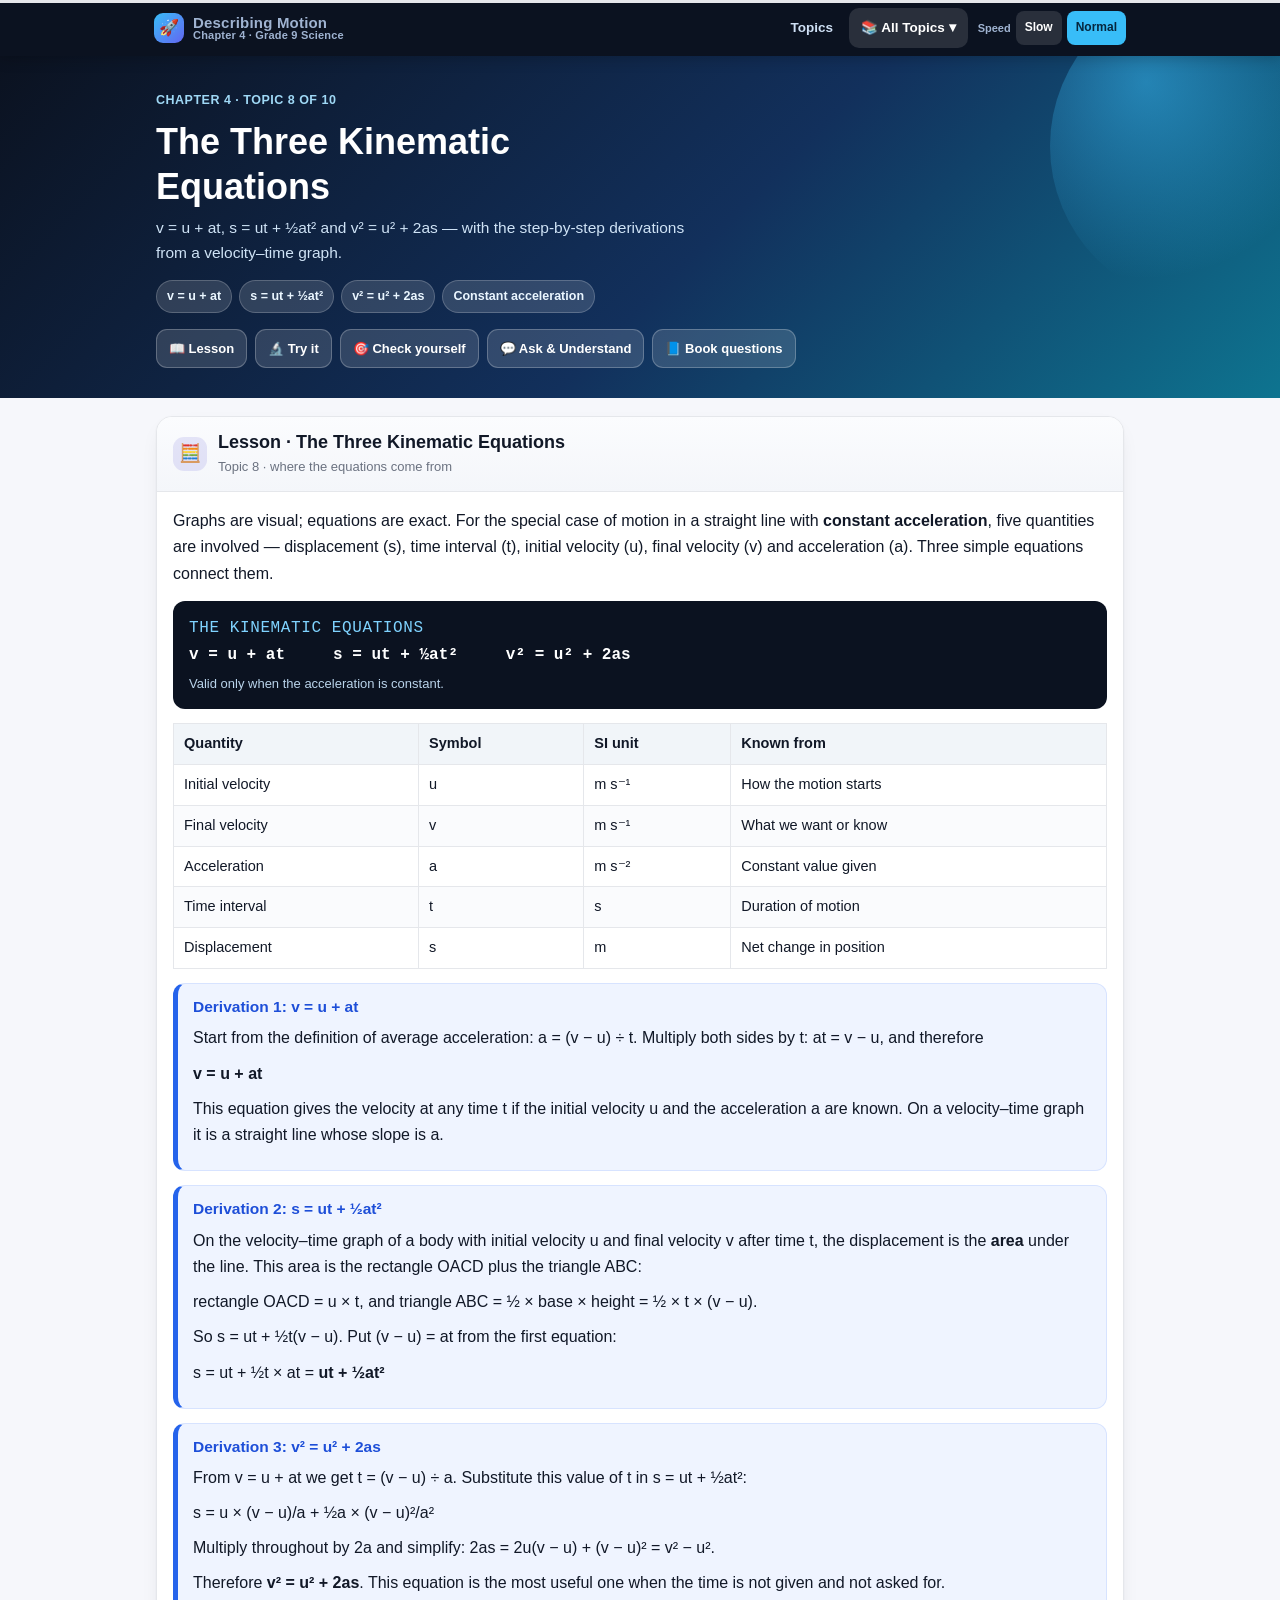
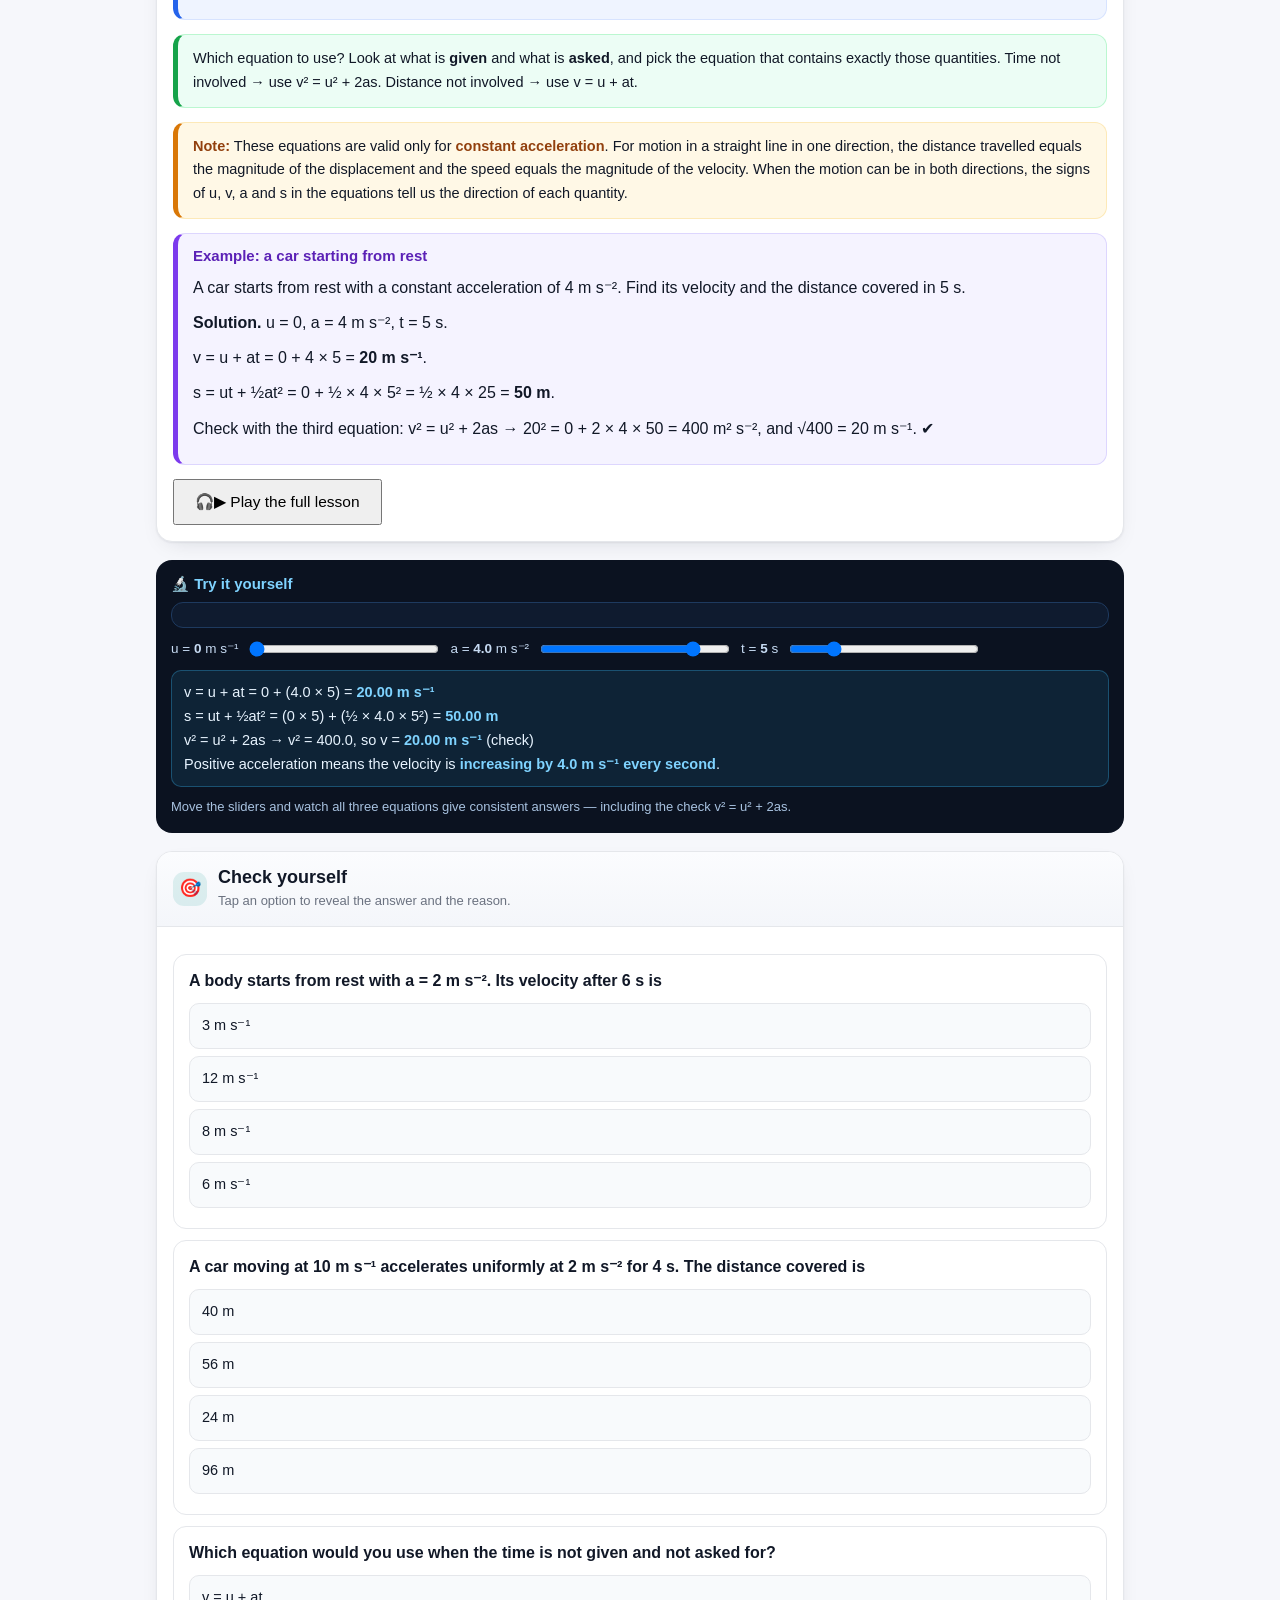
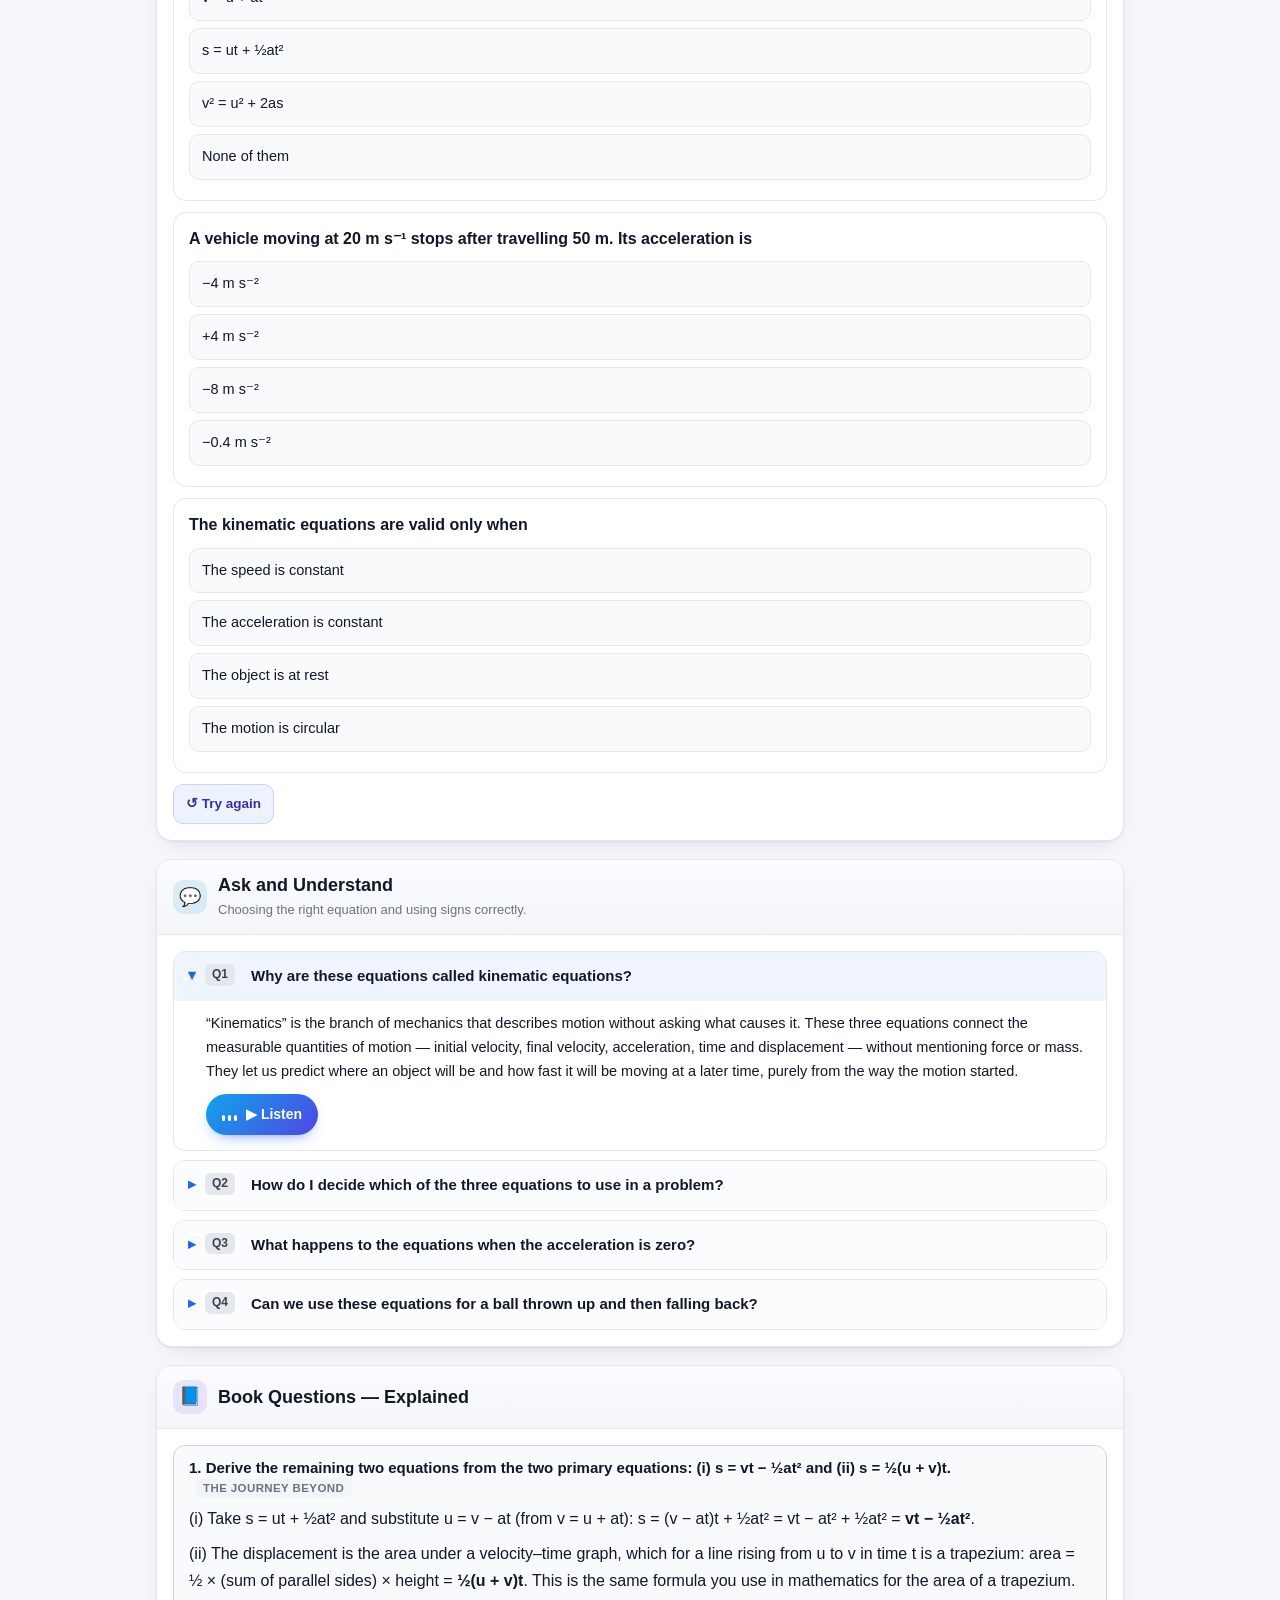
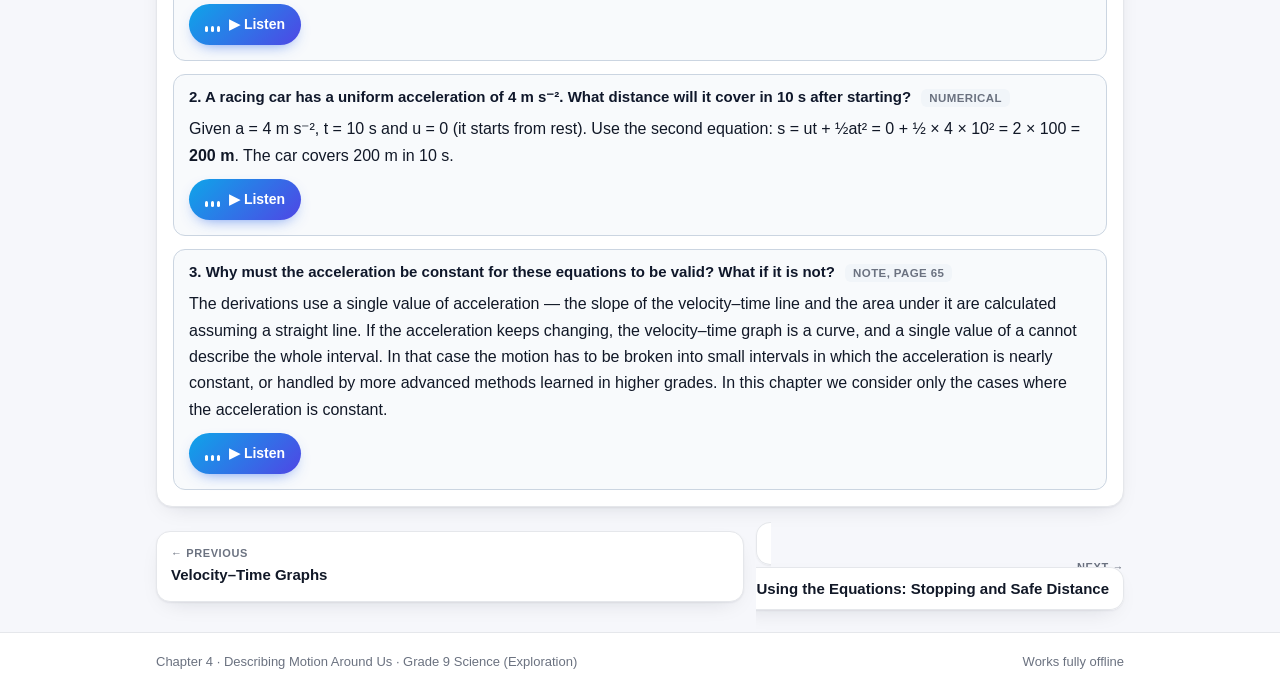
<file: topics/kinematic-equations.html>
<!DOCTYPE html>
<html lang="en"><head>
<meta charset="utf-8">
<meta name="viewport" content="width=device-width, initial-scale=1">
<title>The Three Kinematic Equations — Chapter 4</title>
<meta name="description" content="Derivations and use of v = u + at, s = ut + half at squared, v squared = u squared + 2as.">
<link rel="stylesheet" href="../assets/css/style.css">
</head><body>
<div class="rbar" style="height:3px;background:#e5e7eb;position:fixed;top:0;left:0;right:0;z-index:99"><i style="display:block;height:3px;width:0;background:linear-gradient(90deg,#38bdf8,#6366f1)"></i></div>
<nav class="nav"><div class="nav-in">
  <a class="brand" href="../index.html"><span class="atom">🚀</span><span><b>Describing Motion</b>
    <span>Chapter 4 · Grade 9 Science</span></span></a>
  <div class="nav-links">
    <a class="desk" href="../index.html">Topics</a>
    <div class="drop">
      <button class="dd-btn" type="button" aria-expanded="false">📚 All Topics ▾</button>
      <div class="drop-panel"><a href="../topics/rest-motion.html" class=""><span class="dp-ico" style="background:#2563eb1f">🧭</span><span>Motion and rest</span></a><a href="../topics/distance-displacement.html" class=""><span class="dp-ico" style="background:#0d94881f">📏</span><span>Distance and displacement</span></a><a href="../topics/average-speed.html" class=""><span class="dp-ico" style="background:#16a34a1f">🚗</span><span>Average speed</span></a><a href="../topics/average-velocity.html" class=""><span class="dp-ico" style="background:#0284c71f">➡️</span><span>Average velocity</span></a><a href="../topics/acceleration.html" class=""><span class="dp-ico" style="background:#d977061f">⚡</span><span>Acceleration</span></a><a href="../topics/position-time-graphs.html" class=""><span class="dp-ico" style="background:#7c3aed1f">📈</span><span>Position–time graphs</span></a><a href="../topics/velocity-time-graphs.html" class=""><span class="dp-ico" style="background:#db27771f">📉</span><span>Velocity–time graphs</span></a><a href="../topics/kinematic-equations.html" class="on"><span class="dp-ico" style="background:#4338ca1f">🧮</span><span>Kinematic equations</span></a><a href="../topics/applying-equations.html" class=""><span class="dp-ico" style="background:#e11d481f">🛑</span><span>Stopping distance</span></a><a href="../topics/circular-motion.html" class=""><span class="dp-ico" style="background:#0891b21f">🎡</span><span>Uniform circular motion</span></a><div style="height:1px;background:#e5e7eb;margin:6px 4px"></div><a href="../exercise.html"><span class="dp-ico" style="background:#eef2ff">📝</span><span>Exercise — all questions solved</span></a><a href="../questionbank.html"><span class="dp-ico" style="background:#eef2ff">🗂️</span><span>Question bank</span></a><a href="../revision.html"><span class="dp-ico" style="background:#eef2ff">🔁</span><span>Revision &amp; glossary</span></a></div>
    </div>
    <div class="spd" role="group" aria-label="Playback speed">
      <small>Speed</small>
      <button type="button" data-rate="0.85">Slow</button>
      <button type="button" class="on" data-rate="1">Normal</button>
    </div>
    <button class="menu-btn" type="button" aria-expanded="false">☰ Menu</button>
  </div>
</div></nav>
<header class="hero"><div class="wrap">
  <div class="crumb">Chapter 4 · Topic 8 of 10</div><h1>The Three Kinematic Equations</h1><p class="lead">v = u + at, s = ut + ½at² and v² = u² + 2as — with the step-by-step derivations from a velocity–time graph.</p><div class="tags"><span class="tag">v = u + at</span><span class="tag">s = ut + ½at²</span><span class="tag">v² = u² + 2as</span><span class="tag">Constant acceleration</span></div><div class="jumplinks"><a href="#lesson">📖 Lesson</a><a href="#lab">🔬 Try it</a><a href="#quiz">🎯 Check yourself</a><a href="#faq">💬 Ask & Understand</a><a href="#bookqa">📘 Book questions</a></div>
</div></header><div class="wrap"><section class="card" id="lesson"><div class="hd">
  <span class="ico" style="background:#4338ca1f">🧮</span><div><h2>Lesson · The Three Kinematic Equations</h2><p>Topic 8 · where the equations come from</p></div>
</div><div class="bd"><p>Graphs are visual; equations are exact. For the special case of motion in a straight line with <b>constant acceleration</b>, five quantities are involved — displacement (s), time interval (t), initial velocity (u), final velocity (v) and acceleration (a). Three simple equations connect them.</p><div class="formula"><span class="fname">The kinematic equations</span><b>v = u + at &nbsp;&nbsp;&nbsp; s = ut + ½at² &nbsp;&nbsp;&nbsp; v² = u² + 2as</b><span class="why">Valid only when the acceleration is constant.</span></div><table><thead><tr><th>Quantity</th><th>Symbol</th><th>SI unit</th><th>Known from</th></tr></thead><tbody><tr><td>Initial velocity</td><td>u</td><td>m s⁻¹</td><td>How the motion starts</td></tr><tr><td>Final velocity</td><td>v</td><td>m s⁻¹</td><td>What we want or know</td></tr><tr><td>Acceleration</td><td>a</td><td>m s⁻²</td><td>Constant value given</td></tr><tr><td>Time interval</td><td>t</td><td>s</td><td>Duration of motion</td></tr><tr><td>Displacement</td><td>s</td><td>m</td><td>Net change in position</td></tr></tbody></table><div class="learn"><h3>Derivation 1: v = u + at</h3><p>Start from the definition of average acceleration: a = (v − u) ÷ t. Multiply both sides by t: at = v − u, and therefore</p><p><b>v = u + at</b></p><p>This equation gives the velocity at any time t if the initial velocity u and the acceleration a are known. On a velocity–time graph it is a straight line whose slope is a.</p></div><div class="learn"><h3>Derivation 2: s = ut + ½at²</h3><p>On the velocity–time graph of a body with initial velocity u and final velocity v after time t, the displacement is the <b>area</b> under the line. This area is the rectangle OACD plus the triangle ABC:</p><p>rectangle OACD = u × t, and triangle ABC = ½ × base × height = ½ × t × (v − u).</p><p>So s = ut + ½t(v − u). Put (v − u) = at from the first equation:</p><p>s = ut + ½t × at = <b>ut + ½at²</b></p></div><div class="learn"><h3>Derivation 3: v² = u² + 2as</h3><p>From v = u + at we get t = (v − u) ÷ a. Substitute this value of t in s = ut + ½at²:</p><p>s = u × (v − u)/a + ½a × (v − u)²/a²</p><p>Multiply throughout by 2a and simplify: 2as = 2u(v − u) + (v − u)² = v² − u².</p><p>Therefore <b>v² = u² + 2as</b>. This equation is the most useful one when the time is not given and not asked for.</p></div><div class="tip">Which equation to use? Look at what is <b>given</b> and what is <b>asked</b>, and pick the equation that contains exactly those quantities. Time not involved → use v² = u² + 2as. Distance not involved → use v = u + at.</div><div class="note"><b>Note:</b> These equations are valid only for <b>constant acceleration</b>. For motion in a straight line in one direction, the distance travelled equals the magnitude of the displacement and the speed equals the magnitude of the velocity. When the motion can be in both directions, the signs of u, v, a and s in the equations tell us the direction of each quantity.</div><div class="example"><h4>Example: a car starting from rest</h4><p>A car starts from rest with a constant acceleration of 4 m s⁻². Find its velocity and the distance covered in 5 s.</p><p><b>Solution.</b> u = 0, a = 4 m s⁻², t = 5 s.</p><p>v = u + at = 0 + 4 × 5 = <b>20 m s⁻¹</b>.</p><p>s = ut + ½at² = 0 + ½ × 4 × 5² = ½ × 4 × 25 = <b>50 m</b>.</p><p>Check with the third equation: v² = u² + 2as → 20² = 0 + 2 × 4 × 50 = 400 m² s⁻², and √400 = 20 m s⁻¹. ✔</p></div><div class="aud-row lesson-audio"><button class="aud-big" data-src="../audio/t8_lesson.mp3" type="button" aria-label="▶ Play the full lesson">🎧<span class="lbl">▶ Play the full lesson</span></button></div></div></section><div class="lab" id="lab" data-demo="kinematics"><h3>🔬 Try it yourself</h3><div class="stage"></div><div class="ctrls"></div><div class="out"></div><div class="cap">Move the sliders and watch all three equations give consistent answers — including the check v² = u² + 2as.</div></div><section class="card" id="quiz"><div class="hd">
  <span class="ico" style="background:#0d94881f">🎯</span><div><h2>Check yourself</h2><p>Tap an option to reveal the answer and the reason.</p></div>
</div><div class="bd"><div class="quiz"><div class="mcq"><p class="q">A body starts from rest with a = 2 m s⁻². Its velocity after 6 s is</p><button class="opt" type="button" data-ok="0">3 m s⁻¹</button><button class="opt" type="button" data-ok="1">12 m s⁻¹</button><button class="opt" type="button" data-ok="0">8 m s⁻¹</button><button class="opt" type="button" data-ok="0">6 m s⁻¹</button><div class="feedback" data-exp="v = u + at = 0 + 2 × 6 = 12 m s⁻¹."></div></div><div class="mcq"><p class="q">A car moving at 10 m s⁻¹ accelerates uniformly at 2 m s⁻² for 4 s. The distance covered is</p><button class="opt" type="button" data-ok="0">40 m</button><button class="opt" type="button" data-ok="1">56 m</button><button class="opt" type="button" data-ok="0">24 m</button><button class="opt" type="button" data-ok="0">96 m</button><div class="feedback" data-exp="s = ut + ½at² = (10 × 4) + (½ × 2 × 16) = 40 + 16 = 56 m."></div></div><div class="mcq"><p class="q">Which equation would you use when the <b>time</b> is not given and not asked for?</p><button class="opt" type="button" data-ok="0">v = u + at</button><button class="opt" type="button" data-ok="0">s = ut + ½at²</button><button class="opt" type="button" data-ok="1">v² = u² + 2as</button><button class="opt" type="button" data-ok="0">None of them</button><div class="feedback" data-exp="v² = u² + 2as contains u, v, a and s but no t, so it is the right choice when time is not involved."></div></div><div class="mcq"><p class="q">A vehicle moving at 20 m s⁻¹ stops after travelling 50 m. Its acceleration is</p><button class="opt" type="button" data-ok="1">−4 m s⁻²</button><button class="opt" type="button" data-ok="0">+4 m s⁻²</button><button class="opt" type="button" data-ok="0">−8 m s⁻²</button><button class="opt" type="button" data-ok="0">−0.4 m s⁻²</button><div class="feedback" data-exp="Using v² = u² + 2as with v = 0: 0 = 400 + 2a(50) → 100a = −400 → a = −4 m s⁻². The negative sign shows retardation."></div></div><div class="mcq"><p class="q">The kinematic equations are valid only when</p><button class="opt" type="button" data-ok="0">The speed is constant</button><button class="opt" type="button" data-ok="1">The acceleration is constant</button><button class="opt" type="button" data-ok="0">The object is at rest</button><button class="opt" type="button" data-ok="0">The motion is circular</button><div class="feedback" data-exp="They are derived assuming constant acceleration. For changing acceleration they cannot be used."></div></div></div><button class="quiz-reset" type="button">↺ Try again</button></div></section><section class="card" id="faq"><div class="hd">
  <span class="ico" style="background:#0284c71f">💬</span><div><h2>Ask and Understand</h2><p>Choosing the right equation and using signs correctly.</p></div>
</div><div class="bd"><details class="faq" open><summary><span class="qbadge">Q1</span>Why are these equations called kinematic equations?</summary><div class="ab"><p>“Kinematics” is the branch of mechanics that describes motion without asking what causes it. These three equations connect the measurable quantities of motion — initial velocity, final velocity, acceleration, time and displacement — without mentioning force or mass. They let us predict where an object will be and how fast it will be moving at a later time, purely from the way the motion started.</p><div class="aud-row"><button class="aud-btn" data-src="../audio/t8_faq1.mp3" type="button" aria-label="▶ Listen"><span class="wave"><i></i><i></i><i></i></span><span class="lbl">▶ Listen</span></button></div></div></details><details class="faq"><summary><span class="qbadge">Q2</span>How do I decide which of the three equations to use in a problem?</summary><div class="ab"><p>Write down the five quantities u, v, a, t and s, and tick those that are given and that are asked for. Then choose the equation that contains exactly those. If time is neither given nor asked, use v² = u² + 2as. If displacement is not involved, use v = u + at. If the final velocity is not involved, use s = ut + ½at². The remaining equation is then used as a check on the answer, as we did in the worked example.</p><div class="aud-row"><button class="aud-btn" data-src="../audio/t8_faq2.mp3" type="button" aria-label="▶ Listen"><span class="wave"><i></i><i></i><i></i></span><span class="lbl">▶ Listen</span></button></div></div></details><details class="faq"><summary><span class="qbadge">Q3</span>What happens to the equations when the acceleration is zero?</summary><div class="ab"><p>They reduce to uniform motion. With a = 0, v = u + at becomes v = u, that is, the velocity stays constant. s = ut + ½at² becomes s = ut, and v² = u² + 2as becomes v = u. The distance travelled is then simply speed × time. So uniform motion is just the special case of the kinematic equations with zero acceleration.</p><div class="aud-row"><button class="aud-btn" data-src="../audio/t8_faq3.mp3" type="button" aria-label="▶ Listen"><span class="wave"><i></i><i></i><i></i></span><span class="lbl">▶ Listen</span></button></div></div></details><details class="faq"><summary><span class="qbadge">Q4</span>Can we use these equations for a ball thrown up and then falling back?</summary><div class="ab"><p>Yes, because for a freely falling body the acceleration is constant (g = 9.8 m s⁻² downwards) throughout — both while the ball goes up and while it comes down. Take the upward direction as positive; then a = −9.8 m s⁻² and the equations work for the whole journey. Going up, the velocity decreases to zero at the highest point; coming down, it grows again in the negative direction. The same three equations can be used, with the correct signs.</p><div class="aud-row"><button class="aud-btn" data-src="../audio/t8_faq4.mp3" type="button" aria-label="▶ Listen"><span class="wave"><i></i><i></i><i></i></span><span class="lbl">▶ Listen</span></button></div></div></details></div></section><section class="card" id="bookqa"><div class="hd">
  <span class="ico" style="background:#7c3aed1f">📘</span><div><h2>Book Questions — Explained</h2></div>
</div><div class="bd"><div class="ex" style="border-style:solid"><h4>1. Derive the remaining two equations from the two primary equations: (i) s = vt − ½at² and (ii) s = ½(u + v)t. <span class="meta">The Journey Beyond</span></h4><p>(i) Take s = ut + ½at² and substitute u = v − at (from v = u + at): s = (v − at)t + ½at² = vt − at² + ½at² = <b>vt − ½at²</b>.</p><p>(ii) The displacement is the area under a velocity–time graph, which for a line rising from u to v in time t is a trapezium: area = ½ × (sum of parallel sides) × height = <b>½(u + v)t</b>. This is the same formula you use in mathematics for the area of a trapezium.</p><div class="aud-row"><button class="aud-btn" data-src="../audio/t8_bq1.mp3" type="button" aria-label="▶ Listen"><span class="wave"><i></i><i></i><i></i></span><span class="lbl">▶ Listen</span></button></div></div><div class="ex" style="border-style:solid"><h4>2. A racing car has a uniform acceleration of 4 m s⁻². What distance will it cover in 10 s after starting? <span class="meta">Numerical</span></h4><p>Given a = 4 m s⁻², t = 10 s and u = 0 (it starts from rest). Use the second equation: s = ut + ½at² = 0 + ½ × 4 × 10² = 2 × 100 = <b>200 m</b>. The car covers 200 m in 10 s.</p><div class="aud-row"><button class="aud-btn" data-src="../audio/t8_bq2.mp3" type="button" aria-label="▶ Listen"><span class="wave"><i></i><i></i><i></i></span><span class="lbl">▶ Listen</span></button></div></div><div class="ex" style="border-style:solid"><h4>3. Why must the acceleration be constant for these equations to be valid? What if it is not? <span class="meta">Note, page 65</span></h4><p>The derivations use a single value of acceleration — the slope of the velocity–time line and the area under it are calculated assuming a straight line. If the acceleration keeps changing, the velocity–time graph is a curve, and a single value of a cannot describe the whole interval. In that case the motion has to be broken into small intervals in which the acceleration is nearly constant, or handled by more advanced methods learned in higher grades. In this chapter we consider only the cases where the acceleration is constant.</p><div class="aud-row"><button class="aud-btn" data-src="../audio/t8_bq3.mp3" type="button" aria-label="▶ Listen"><span class="wave"><i></i><i></i><i></i></span><span class="lbl">▶ Listen</span></button></div></div></div></section></div><div class="wrap"><div class="pn"><a class="prev" href="velocity-time-graphs.html"><small>← PREVIOUS</small><b>Velocity–Time Graphs</b></a><div class="next-wrap" style="margin-left:auto"><a class="next" href="applying-equations.html"><small>NEXT →</small><b>Using the Equations: Stopping and Safe Distance</b></a></div></div></div>
<footer class="foot"><div class="in"><span>Chapter 4 · Describing Motion Around Us · Grade 9 Science (Exploration)</span><span>Works fully offline</span></div></footer>
<script src="../assets/js/main.js"></script>
<script src="../assets/js/demos.js"></script>
</body></html>
</file>
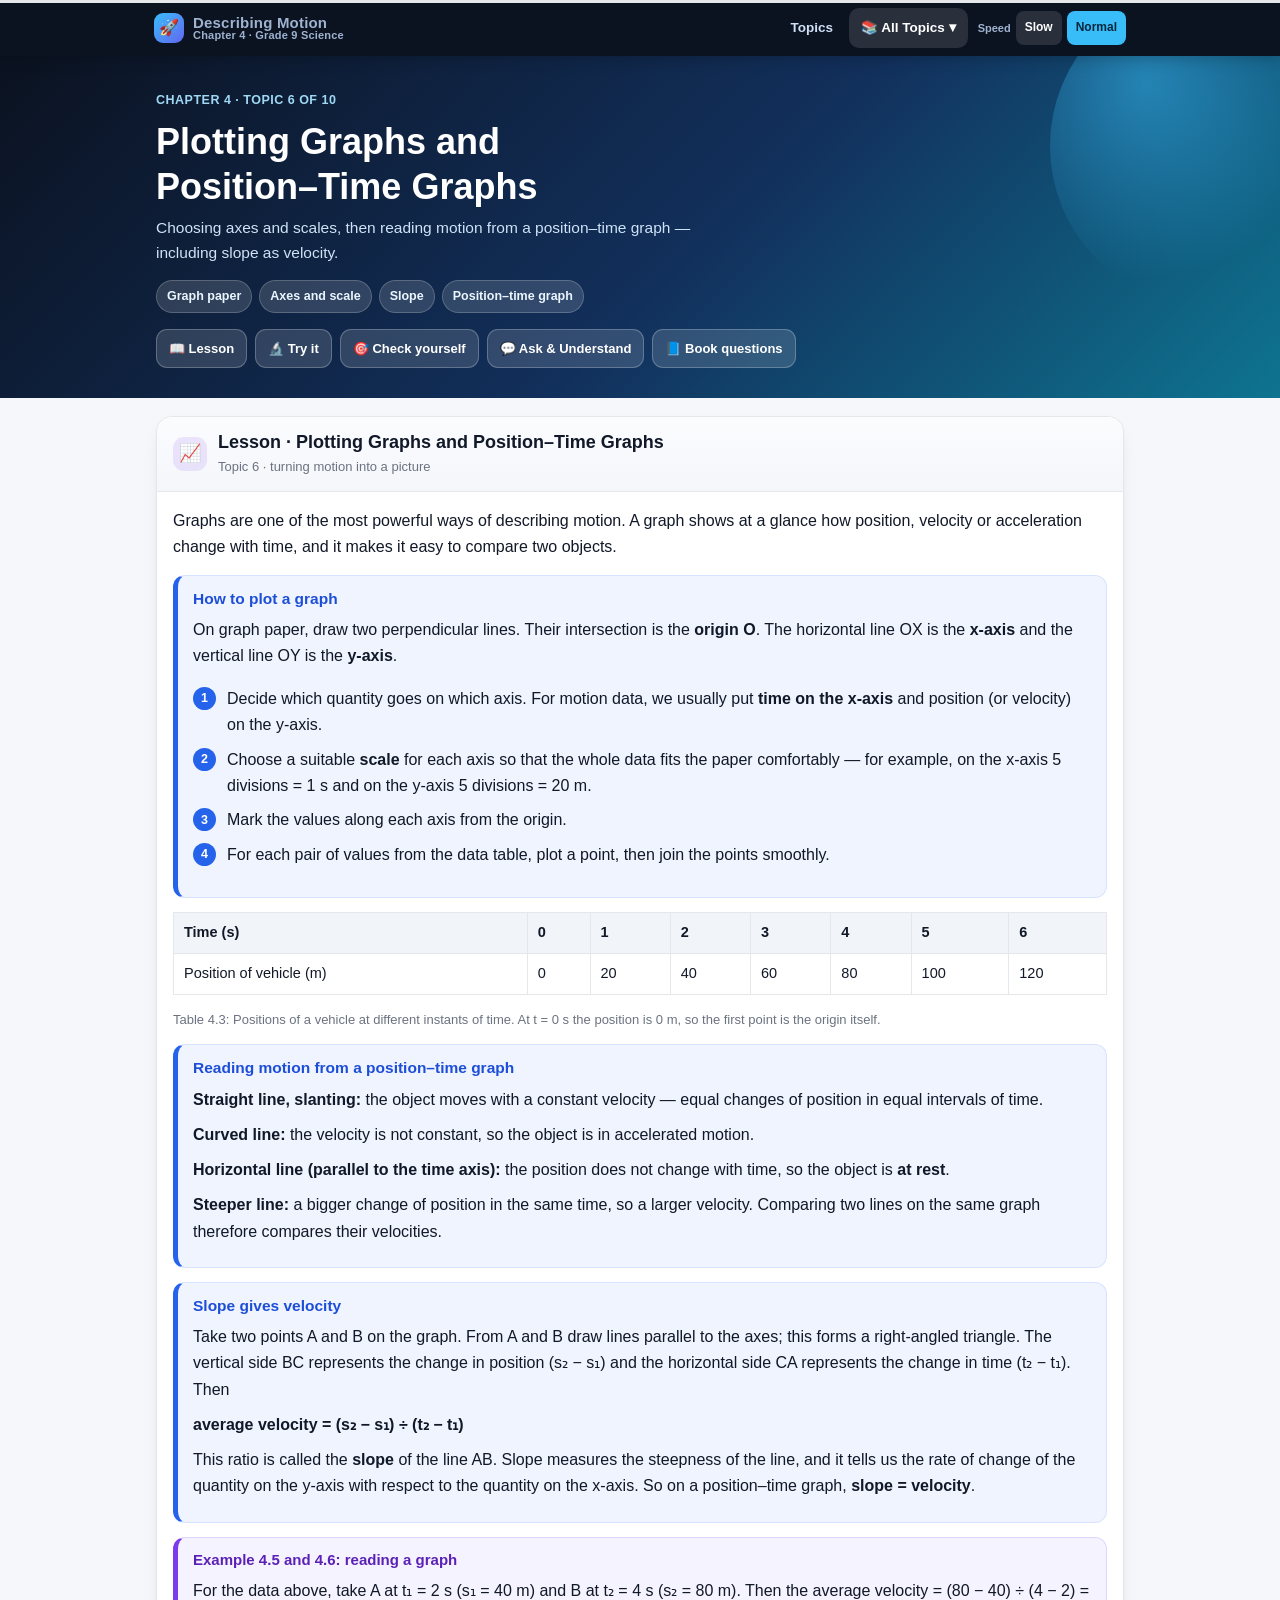
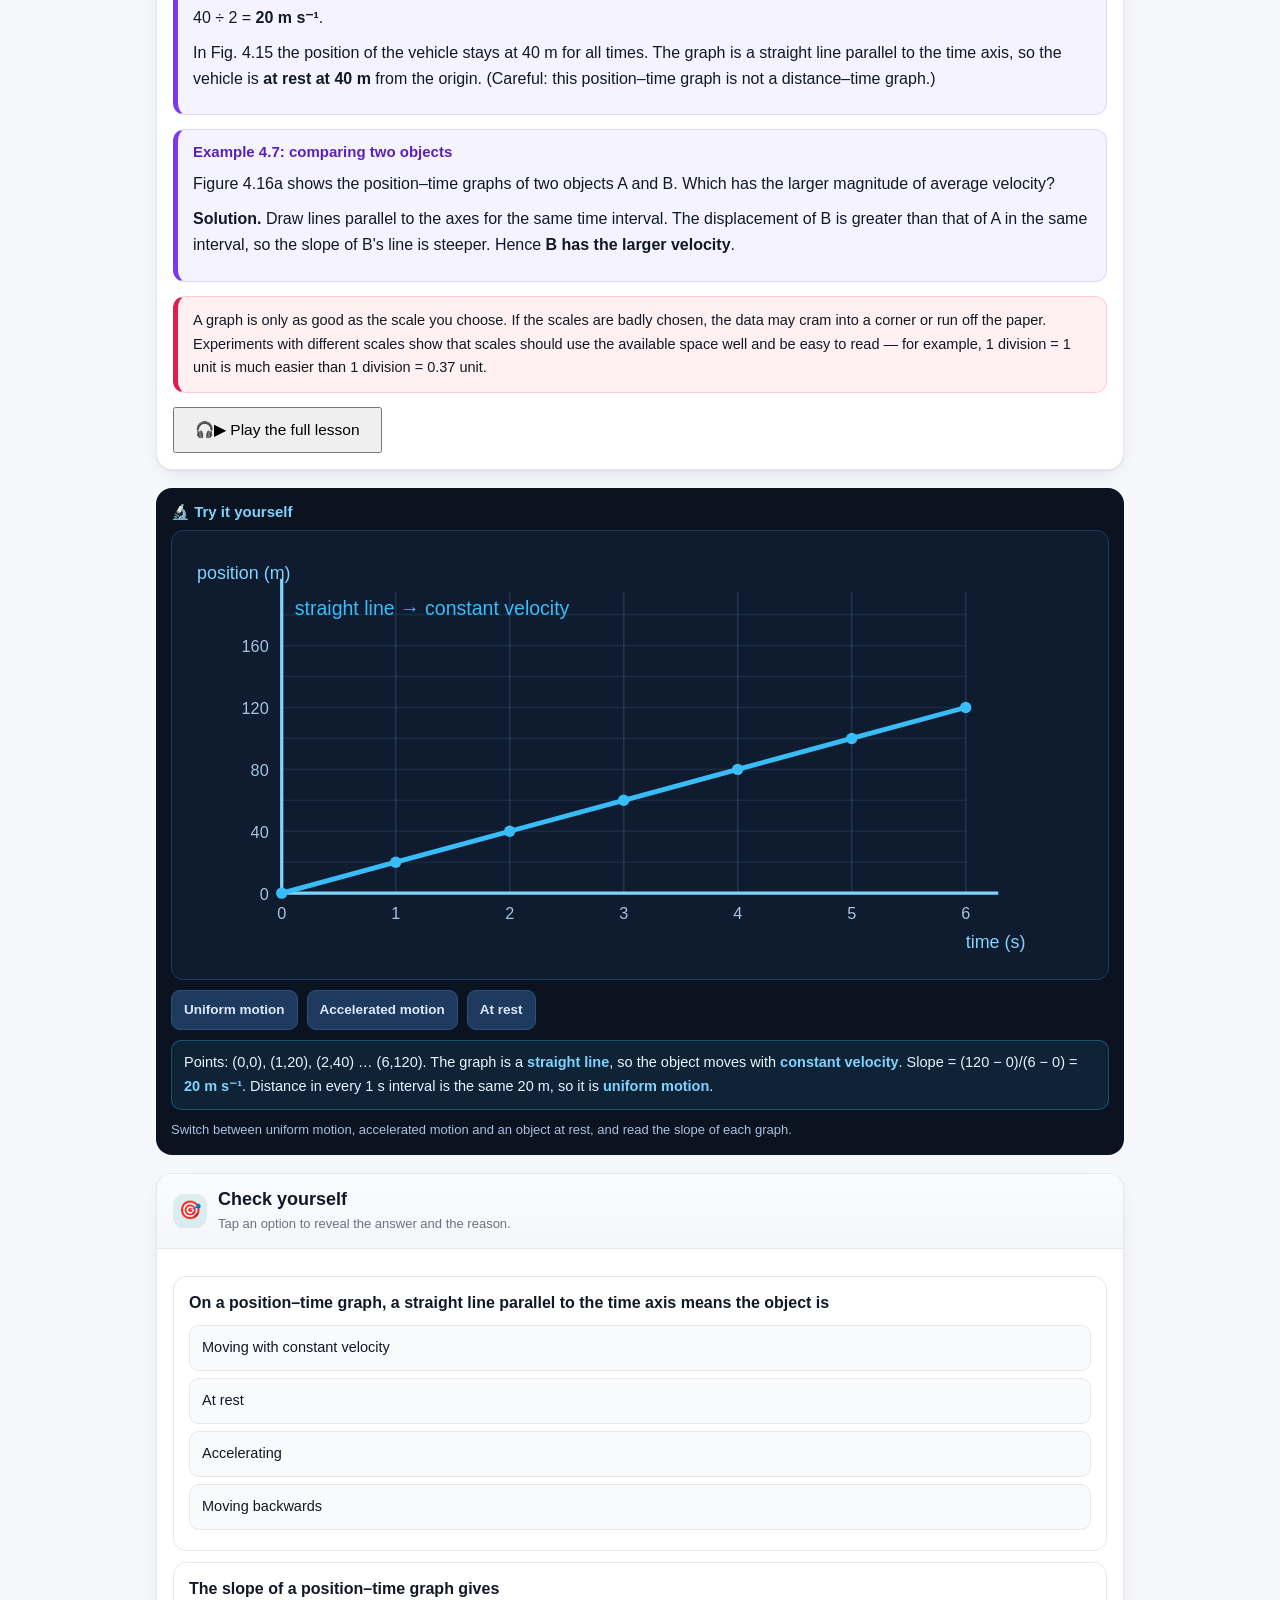
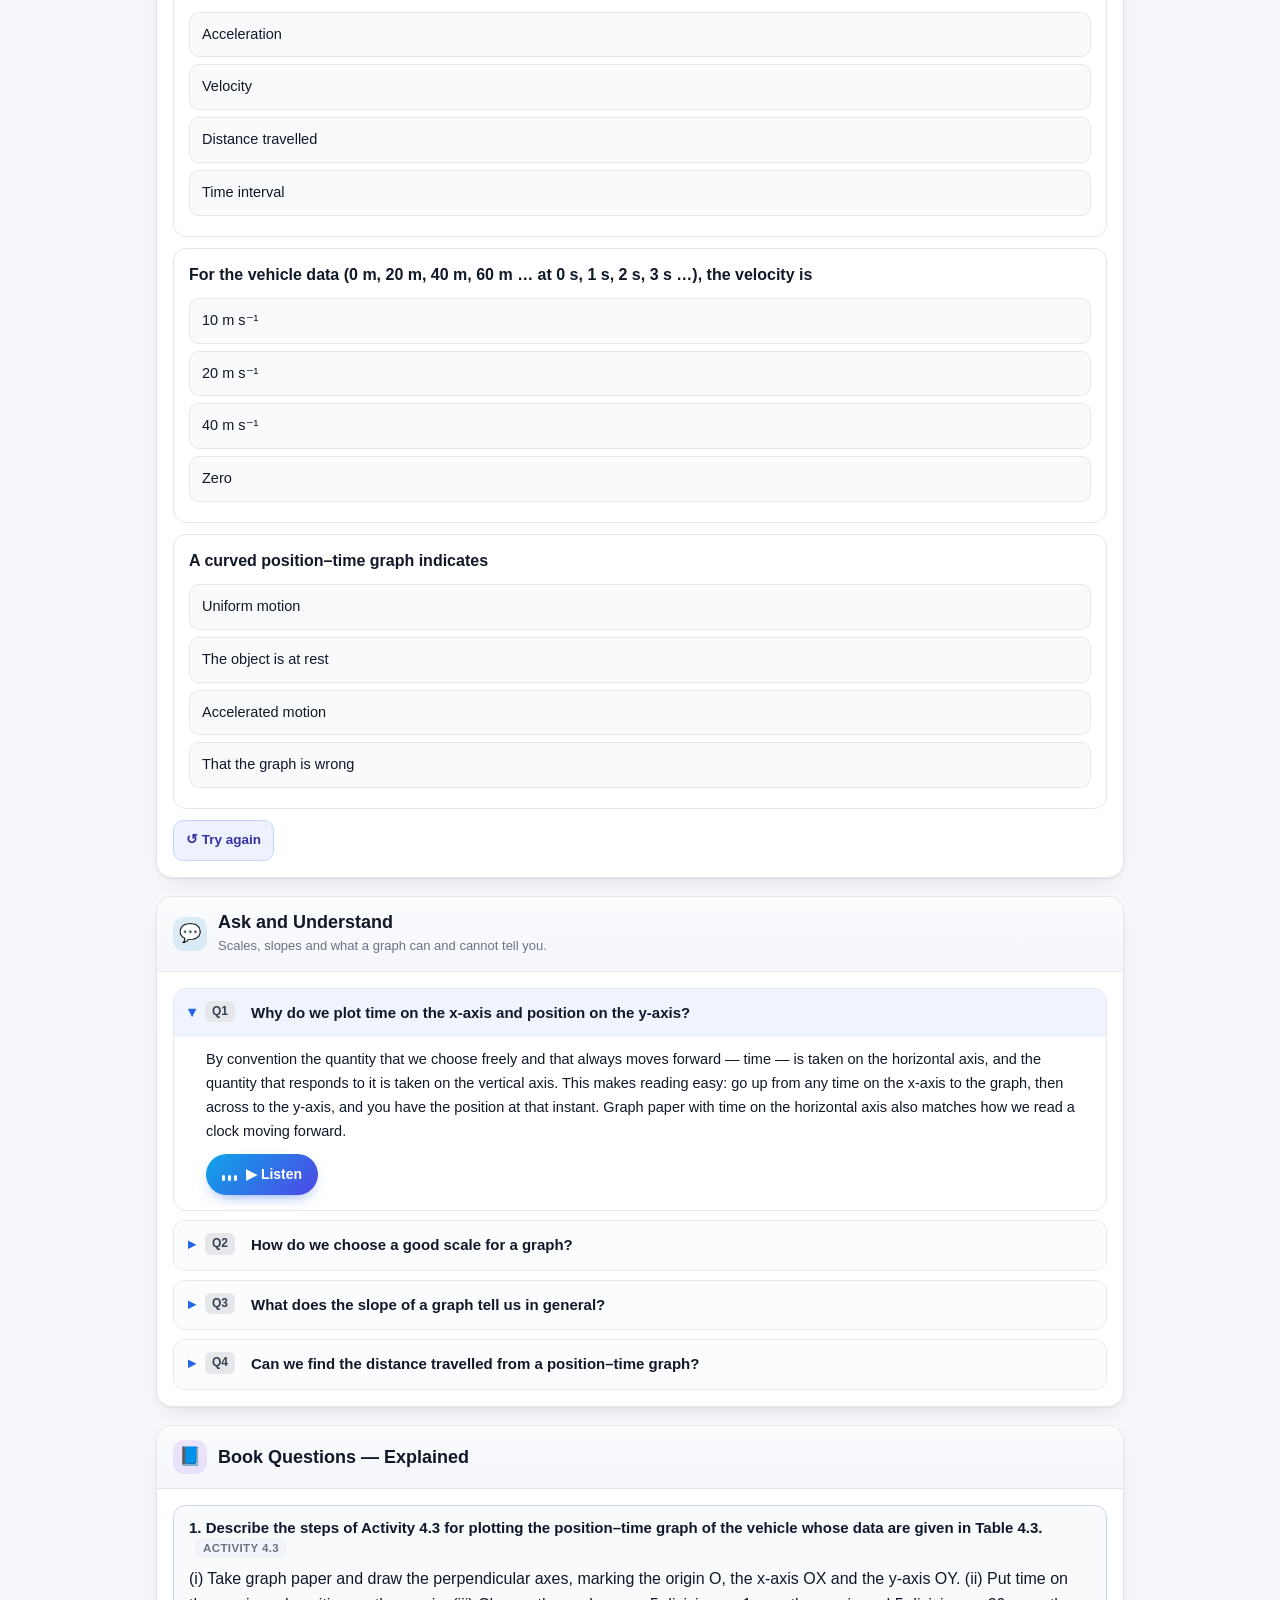
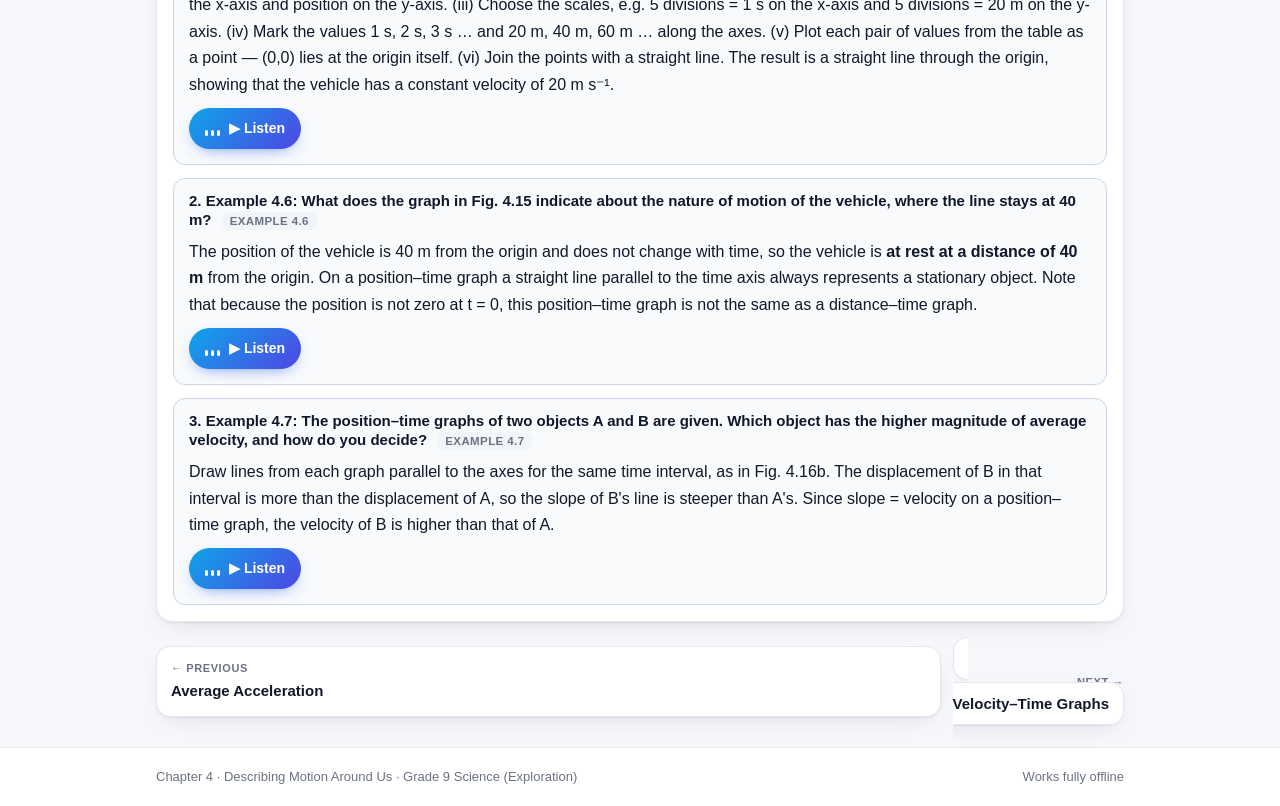
<file: topics/position-time-graphs.html>
<!DOCTYPE html>
<html lang="en"><head>
<meta charset="utf-8">
<meta name="viewport" content="width=device-width, initial-scale=1">
<title>Plotting Graphs and Position–Time Graphs — Chapter 4</title>
<meta name="description" content="How to plot motion graphs and read velocity from the slope.">
<link rel="stylesheet" href="../assets/css/style.css">
</head><body>
<div class="rbar" style="height:3px;background:#e5e7eb;position:fixed;top:0;left:0;right:0;z-index:99"><i style="display:block;height:3px;width:0;background:linear-gradient(90deg,#38bdf8,#6366f1)"></i></div>
<nav class="nav"><div class="nav-in">
  <a class="brand" href="../index.html"><span class="atom">🚀</span><span><b>Describing Motion</b>
    <span>Chapter 4 · Grade 9 Science</span></span></a>
  <div class="nav-links">
    <a class="desk" href="../index.html">Topics</a>
    <div class="drop">
      <button class="dd-btn" type="button" aria-expanded="false">📚 All Topics ▾</button>
      <div class="drop-panel"><a href="../topics/rest-motion.html" class=""><span class="dp-ico" style="background:#2563eb1f">🧭</span><span>Motion and rest</span></a><a href="../topics/distance-displacement.html" class=""><span class="dp-ico" style="background:#0d94881f">📏</span><span>Distance and displacement</span></a><a href="../topics/average-speed.html" class=""><span class="dp-ico" style="background:#16a34a1f">🚗</span><span>Average speed</span></a><a href="../topics/average-velocity.html" class=""><span class="dp-ico" style="background:#0284c71f">➡️</span><span>Average velocity</span></a><a href="../topics/acceleration.html" class=""><span class="dp-ico" style="background:#d977061f">⚡</span><span>Acceleration</span></a><a href="../topics/position-time-graphs.html" class="on"><span class="dp-ico" style="background:#7c3aed1f">📈</span><span>Position–time graphs</span></a><a href="../topics/velocity-time-graphs.html" class=""><span class="dp-ico" style="background:#db27771f">📉</span><span>Velocity–time graphs</span></a><a href="../topics/kinematic-equations.html" class=""><span class="dp-ico" style="background:#4338ca1f">🧮</span><span>Kinematic equations</span></a><a href="../topics/applying-equations.html" class=""><span class="dp-ico" style="background:#e11d481f">🛑</span><span>Stopping distance</span></a><a href="../topics/circular-motion.html" class=""><span class="dp-ico" style="background:#0891b21f">🎡</span><span>Uniform circular motion</span></a><div style="height:1px;background:#e5e7eb;margin:6px 4px"></div><a href="../exercise.html"><span class="dp-ico" style="background:#eef2ff">📝</span><span>Exercise — all questions solved</span></a><a href="../questionbank.html"><span class="dp-ico" style="background:#eef2ff">🗂️</span><span>Question bank</span></a><a href="../revision.html"><span class="dp-ico" style="background:#eef2ff">🔁</span><span>Revision &amp; glossary</span></a></div>
    </div>
    <div class="spd" role="group" aria-label="Playback speed">
      <small>Speed</small>
      <button type="button" data-rate="0.85">Slow</button>
      <button type="button" class="on" data-rate="1">Normal</button>
    </div>
    <button class="menu-btn" type="button" aria-expanded="false">☰ Menu</button>
  </div>
</div></nav>
<header class="hero"><div class="wrap">
  <div class="crumb">Chapter 4 · Topic 6 of 10</div><h1>Plotting Graphs and Position–Time Graphs</h1><p class="lead">Choosing axes and scales, then reading motion from a position–time graph — including slope as velocity.</p><div class="tags"><span class="tag">Graph paper</span><span class="tag">Axes and scale</span><span class="tag">Slope</span><span class="tag">Position–time graph</span></div><div class="jumplinks"><a href="#lesson">📖 Lesson</a><a href="#lab">🔬 Try it</a><a href="#quiz">🎯 Check yourself</a><a href="#faq">💬 Ask & Understand</a><a href="#bookqa">📘 Book questions</a></div>
</div></header><div class="wrap"><section class="card" id="lesson"><div class="hd">
  <span class="ico" style="background:#7c3aed1f">📈</span><div><h2>Lesson · Plotting Graphs and Position–Time Graphs</h2><p>Topic 6 · turning motion into a picture</p></div>
</div><div class="bd"><p>Graphs are one of the most powerful ways of describing motion. A graph shows at a glance how position, velocity or acceleration change with time, and it makes it easy to compare two objects.</p><div class="learn"><h3>How to plot a graph</h3><p>On graph paper, draw two perpendicular lines. Their intersection is the <b>origin O</b>. The horizontal line OX is the <b>x-axis</b> and the vertical line OY is the <b>y-axis</b>.</p><ol class='steps'><li>Decide which quantity goes on which axis. For motion data, we usually put <b>time on the x-axis</b> and position (or velocity) on the y-axis.</li><li>Choose a suitable <b>scale</b> for each axis so that the whole data fits the paper comfortably — for example, on the x-axis 5 divisions = 1 s and on the y-axis 5 divisions = 20 m.</li><li>Mark the values along each axis from the origin.</li><li>For each pair of values from the data table, plot a point, then join the points smoothly.</li></ol></div><table><thead><tr><th>Time (s)</th><th>0</th><th>1</th><th>2</th><th>3</th><th>4</th><th>5</th><th>6</th></tr></thead><tbody><tr><td>Position of vehicle (m)</td><td>0</td><td>20</td><td>40</td><td>60</td><td>80</td><td>100</td><td>120</td></tr></tbody></table><div class="mut" style="font-size:13px">Table 4.3: Positions of a vehicle at different instants of time. At t = 0 s the position is 0 m, so the first point is the origin itself.</div><div class="learn"><h3>Reading motion from a position–time graph</h3><p><b>Straight line, slanting:</b> the object moves with a constant velocity — equal changes of position in equal intervals of time.</p><p><b>Curved line:</b> the velocity is not constant, so the object is in accelerated motion.</p><p><b>Horizontal line (parallel to the time axis):</b> the position does not change with time, so the object is <b>at rest</b>.</p><p><b>Steeper line:</b> a bigger change of position in the same time, so a larger velocity. Comparing two lines on the same graph therefore compares their velocities.</p></div><div class="learn"><h3>Slope gives velocity</h3><p>Take two points A and B on the graph. From A and B draw lines parallel to the axes; this forms a right-angled triangle. The vertical side BC represents the change in position (s₂ − s₁) and the horizontal side CA represents the change in time (t₂ − t₁). Then</p><p><b>average velocity = (s₂ − s₁) ÷ (t₂ − t₁)</b></p><p>This ratio is called the <b>slope</b> of the line AB. Slope measures the steepness of the line, and it tells us the rate of change of the quantity on the y-axis with respect to the quantity on the x-axis. So on a position–time graph, <b>slope = velocity</b>.</p></div><div class="example"><h4>Example 4.5 and 4.6: reading a graph</h4><p>For the data above, take A at t₁ = 2 s (s₁ = 40 m) and B at t₂ = 4 s (s₂ = 80 m). Then the average velocity = (80 − 40) ÷ (4 − 2) = 40 ÷ 2 = <b>20 m s⁻¹</b>.</p><p>In Fig. 4.15 the position of the vehicle stays at 40 m for all times. The graph is a straight line parallel to the time axis, so the vehicle is <b>at rest at 40 m</b> from the origin. (Careful: this position–time graph is not a distance–time graph.)</p></div><div class="example"><h4>Example 4.7: comparing two objects</h4><p>Figure 4.16a shows the position–time graphs of two objects A and B. Which has the larger magnitude of average velocity?</p><p><b>Solution.</b> Draw lines parallel to the axes for the same time interval. The displacement of B is greater than that of A in the same interval, so the slope of B's line is steeper. Hence <b>B has the larger velocity</b>.</p></div><div class="warn">A graph is only as good as the scale you choose. If the scales are badly chosen, the data may cram into a corner or run off the paper. Experiments with different scales show that scales should use the available space well and be easy to read — for example, 1 division = 1 unit is much easier than 1 division = 0.37 unit.</div><div class="aud-row lesson-audio"><button class="aud-big" data-src="../audio/t6_lesson.mp3" type="button" aria-label="▶ Play the full lesson">🎧<span class="lbl">▶ Play the full lesson</span></button></div></div></section><div class="lab" id="lab" data-demo="ptgraph"><h3>🔬 Try it yourself</h3><div class="stage"></div><div class="ctrls"></div><div class="out"></div><div class="cap">Switch between uniform motion, accelerated motion and an object at rest, and read the slope of each graph.</div></div><section class="card" id="quiz"><div class="hd">
  <span class="ico" style="background:#0d94881f">🎯</span><div><h2>Check yourself</h2><p>Tap an option to reveal the answer and the reason.</p></div>
</div><div class="bd"><div class="quiz"><div class="mcq"><p class="q">On a position–time graph, a straight line parallel to the time axis means the object is</p><button class="opt" type="button" data-ok="0">Moving with constant velocity</button><button class="opt" type="button" data-ok="1">At rest</button><button class="opt" type="button" data-ok="0">Accelerating</button><button class="opt" type="button" data-ok="0">Moving backwards</button><div class="feedback" data-exp="The position is not changing with time, so the object is at rest and its velocity is zero."></div></div><div class="mcq"><p class="q">The slope of a position–time graph gives</p><button class="opt" type="button" data-ok="0">Acceleration</button><button class="opt" type="button" data-ok="1">Velocity</button><button class="opt" type="button" data-ok="0">Distance travelled</button><button class="opt" type="button" data-ok="0">Time interval</button><div class="feedback" data-exp="Slope = change in position ÷ change in time = velocity."></div></div><div class="mcq"><p class="q">For the vehicle data (0 m, 20 m, 40 m, 60 m … at 0 s, 1 s, 2 s, 3 s …), the velocity is</p><button class="opt" type="button" data-ok="0">10 m s⁻¹</button><button class="opt" type="button" data-ok="1">20 m s⁻¹</button><button class="opt" type="button" data-ok="0">40 m s⁻¹</button><button class="opt" type="button" data-ok="0">Zero</button><div class="feedback" data-exp="It covers 20 m in every 1 s, so the slope = 20 m ÷ 1 s = 20 m s⁻¹ and the motion is uniform."></div></div><div class="mcq"><p class="q">A curved position–time graph indicates</p><button class="opt" type="button" data-ok="0">Uniform motion</button><button class="opt" type="button" data-ok="0">The object is at rest</button><button class="opt" type="button" data-ok="1">Accelerated motion</button><button class="opt" type="button" data-ok="0">That the graph is wrong</button><div class="feedback" data-exp="A curve means the velocity is changing with time, so the object is in accelerated motion."></div></div></div><button class="quiz-reset" type="button">↺ Try again</button></div></section><section class="card" id="faq"><div class="hd">
  <span class="ico" style="background:#0284c71f">💬</span><div><h2>Ask and Understand</h2><p>Scales, slopes and what a graph can and cannot tell you.</p></div>
</div><div class="bd"><details class="faq" open><summary><span class="qbadge">Q1</span>Why do we plot time on the x-axis and position on the y-axis?</summary><div class="ab"><p>By convention the quantity that we choose freely and that always moves forward — time — is taken on the horizontal axis, and the quantity that responds to it is taken on the vertical axis. This makes reading easy: go up from any time on the x-axis to the graph, then across to the y-axis, and you have the position at that instant. Graph paper with time on the horizontal axis also matches how we read a clock moving forward.</p><div class="aud-row"><button class="aud-btn" data-src="../audio/t6_faq1.mp3" type="button" aria-label="▶ Listen"><span class="wave"><i></i><i></i><i></i></span><span class="lbl">▶ Listen</span></button></div></div></details><details class="faq"><summary><span class="qbadge">Q2</span>How do we choose a good scale for a graph?</summary><div class="ab"><p>Choose scales so that the largest value of each quantity fits comfortably on the sheet and the smallest change you need to read is still visible. Easy multiples are best — for example 5 divisions = 1 s, or 1 division = 10 m. The two axes need not have the same scale. Always write the scale on the graph. A badly chosen scale either crowds all the points into a corner or wastes most of the paper, and in both cases the graph becomes hard to read.</p><div class="aud-row"><button class="aud-btn" data-src="../audio/t6_faq2.mp3" type="button" aria-label="▶ Listen"><span class="wave"><i></i><i></i><i></i></span><span class="lbl">▶ Listen</span></button></div></div></details><details class="faq"><summary><span class="qbadge">Q3</span>What does the slope of a graph tell us in general?</summary><div class="ab"><p>Slope is the change in the quantity on the y-axis divided by the corresponding change in the quantity on the x-axis. It is the <b>rate of change</b> of the vertical quantity with respect to the horizontal one. So on a position–time graph, slope gives velocity; on a velocity–time graph, slope gives acceleration. A steeper line means a faster rate of change, a horizontal line means zero rate of change, and a line sloping the other way means a negative rate of change.</p><div class="aud-row"><button class="aud-btn" data-src="../audio/t6_faq3.mp3" type="button" aria-label="▶ Listen"><span class="wave"><i></i><i></i><i></i></span><span class="lbl">▶ Listen</span></button></div></div></details><details class="faq"><summary><span class="qbadge">Q4</span>Can we find the distance travelled from a position–time graph?</summary><div class="ab"><p>If the object moves in one direction only, then yes: the distance travelled equals the change in position, which we read from the graph. But if the object turns back, the graph shows only the net change of position (the displacement). For example, a graph that rises to 100 m, then falls back to 40 m, shows a displacement of +40 m although the distance travelled was 160 m. So to get distance from such a graph you must add up the lengths of all the rising and falling portions separately.</p><div class="aud-row"><button class="aud-btn" data-src="../audio/t6_faq4.mp3" type="button" aria-label="▶ Listen"><span class="wave"><i></i><i></i><i></i></span><span class="lbl">▶ Listen</span></button></div></div></details></div></section><section class="card" id="bookqa"><div class="hd">
  <span class="ico" style="background:#7c3aed1f">📘</span><div><h2>Book Questions — Explained</h2></div>
</div><div class="bd"><div class="ex" style="border-style:solid"><h4>1. Describe the steps of Activity 4.3 for plotting the position–time graph of the vehicle whose data are given in Table 4.3. <span class="meta">Activity 4.3</span></h4><p>(i) Take graph paper and draw the perpendicular axes, marking the origin O, the x-axis OX and the y-axis OY. (ii) Put time on the x-axis and position on the y-axis. (iii) Choose the scales, e.g. 5 divisions = 1 s on the x-axis and 5 divisions = 20 m on the y-axis. (iv) Mark the values 1 s, 2 s, 3 s … and 20 m, 40 m, 60 m … along the axes. (v) Plot each pair of values from the table as a point — (0,0) lies at the origin itself. (vi) Join the points with a straight line. The result is a straight line through the origin, showing that the vehicle has a constant velocity of 20 m s⁻¹.</p><div class="aud-row"><button class="aud-btn" data-src="../audio/t6_bq1.mp3" type="button" aria-label="▶ Listen"><span class="wave"><i></i><i></i><i></i></span><span class="lbl">▶ Listen</span></button></div></div><div class="ex" style="border-style:solid"><h4>2. Example 4.6: What does the graph in Fig. 4.15 indicate about the nature of motion of the vehicle, where the line stays at 40 m? <span class="meta">Example 4.6</span></h4><p>The position of the vehicle is 40 m from the origin and does not change with time, so the vehicle is <b>at rest at a distance of 40 m</b> from the origin. On a position–time graph a straight line parallel to the time axis always represents a stationary object. Note that because the position is not zero at t = 0, this position–time graph is not the same as a distance–time graph.</p><div class="aud-row"><button class="aud-btn" data-src="../audio/t6_bq2.mp3" type="button" aria-label="▶ Listen"><span class="wave"><i></i><i></i><i></i></span><span class="lbl">▶ Listen</span></button></div></div><div class="ex" style="border-style:solid"><h4>3. Example 4.7: The position–time graphs of two objects A and B are given. Which object has the higher magnitude of average velocity, and how do you decide? <span class="meta">Example 4.7</span></h4><p>Draw lines from each graph parallel to the axes for the same time interval, as in Fig. 4.16b. The displacement of B in that interval is more than the displacement of A, so the slope of B's line is steeper than A's. Since slope = velocity on a position–time graph, the velocity of B is higher than that of A.</p><div class="aud-row"><button class="aud-btn" data-src="../audio/t6_bq3.mp3" type="button" aria-label="▶ Listen"><span class="wave"><i></i><i></i><i></i></span><span class="lbl">▶ Listen</span></button></div></div></div></section></div><div class="wrap"><div class="pn"><a class="prev" href="acceleration.html"><small>← PREVIOUS</small><b>Average Acceleration</b></a><div class="next-wrap" style="margin-left:auto"><a class="next" href="velocity-time-graphs.html"><small>NEXT →</small><b>Velocity–Time Graphs</b></a></div></div></div>
<footer class="foot"><div class="in"><span>Chapter 4 · Describing Motion Around Us · Grade 9 Science (Exploration)</span><span>Works fully offline</span></div></footer>
<script src="../assets/js/main.js"></script>
<script src="../assets/js/demos.js"></script>
</body></html>
</file>
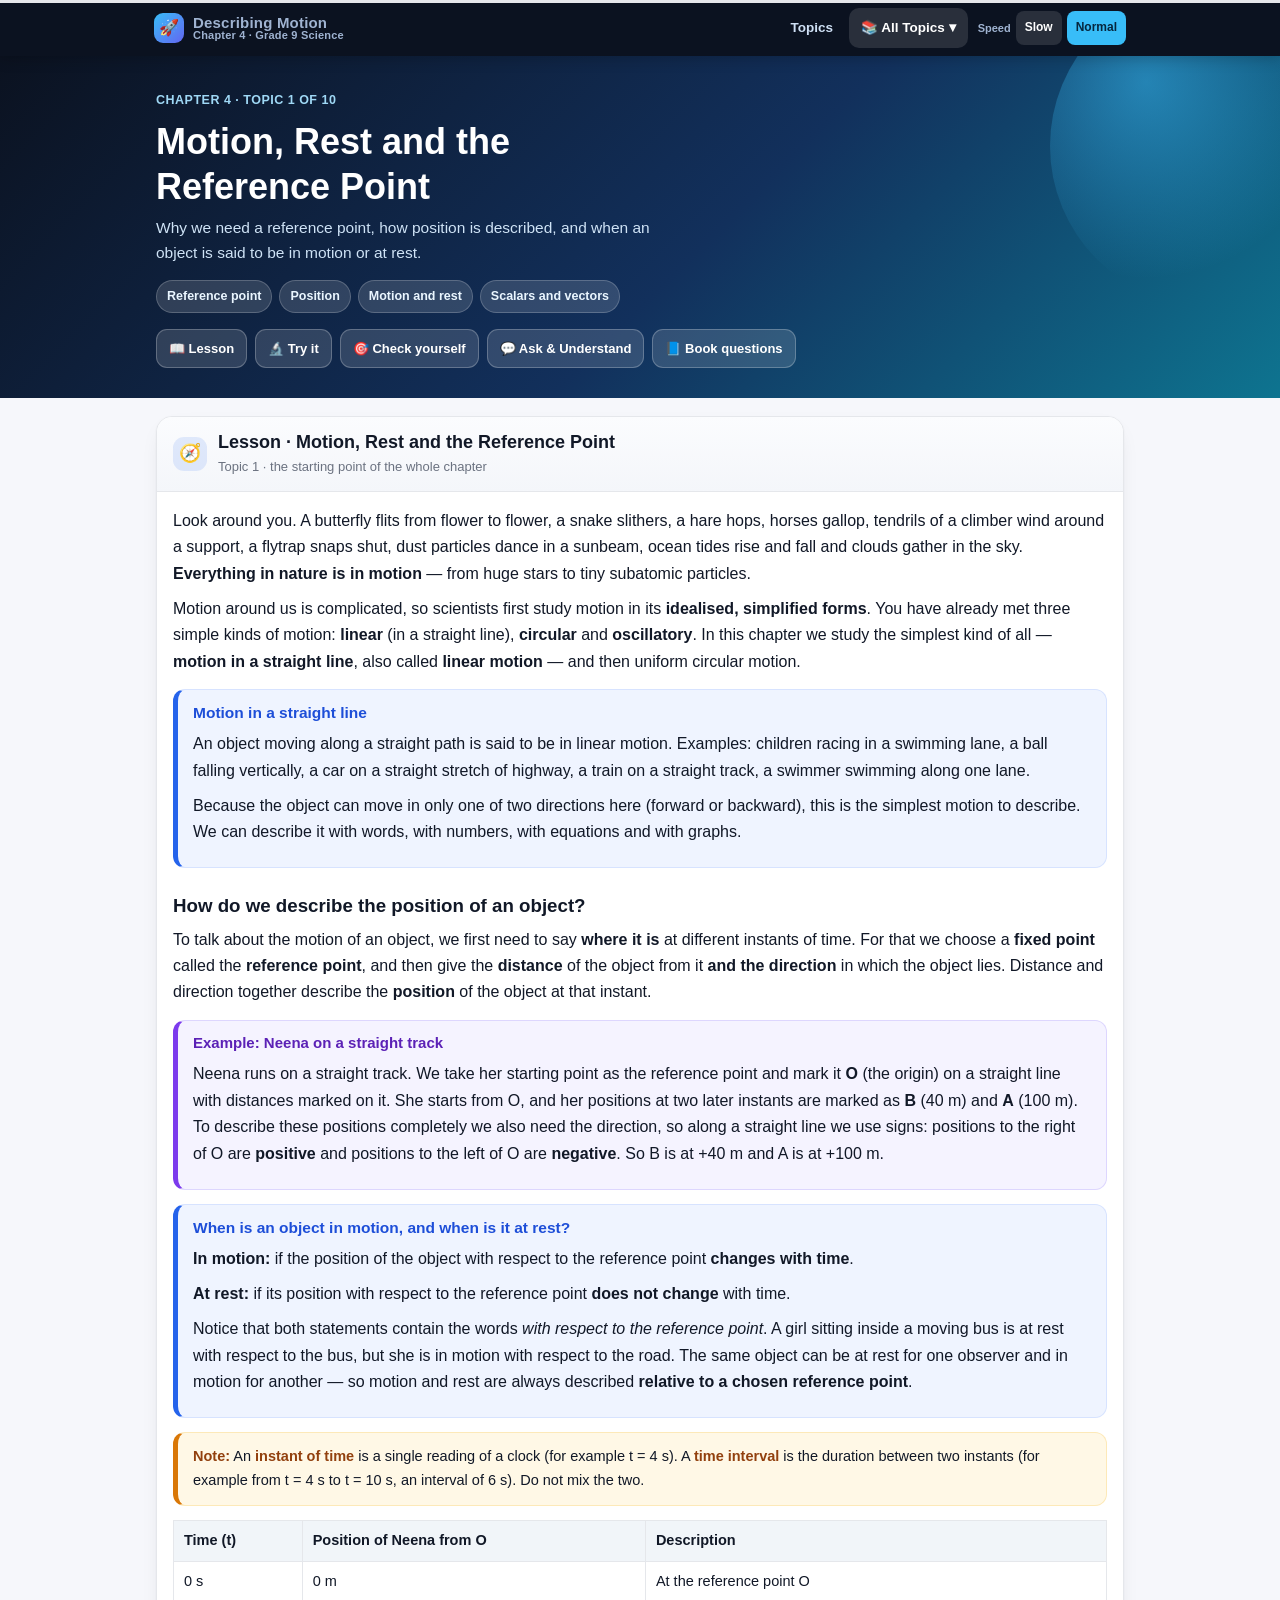
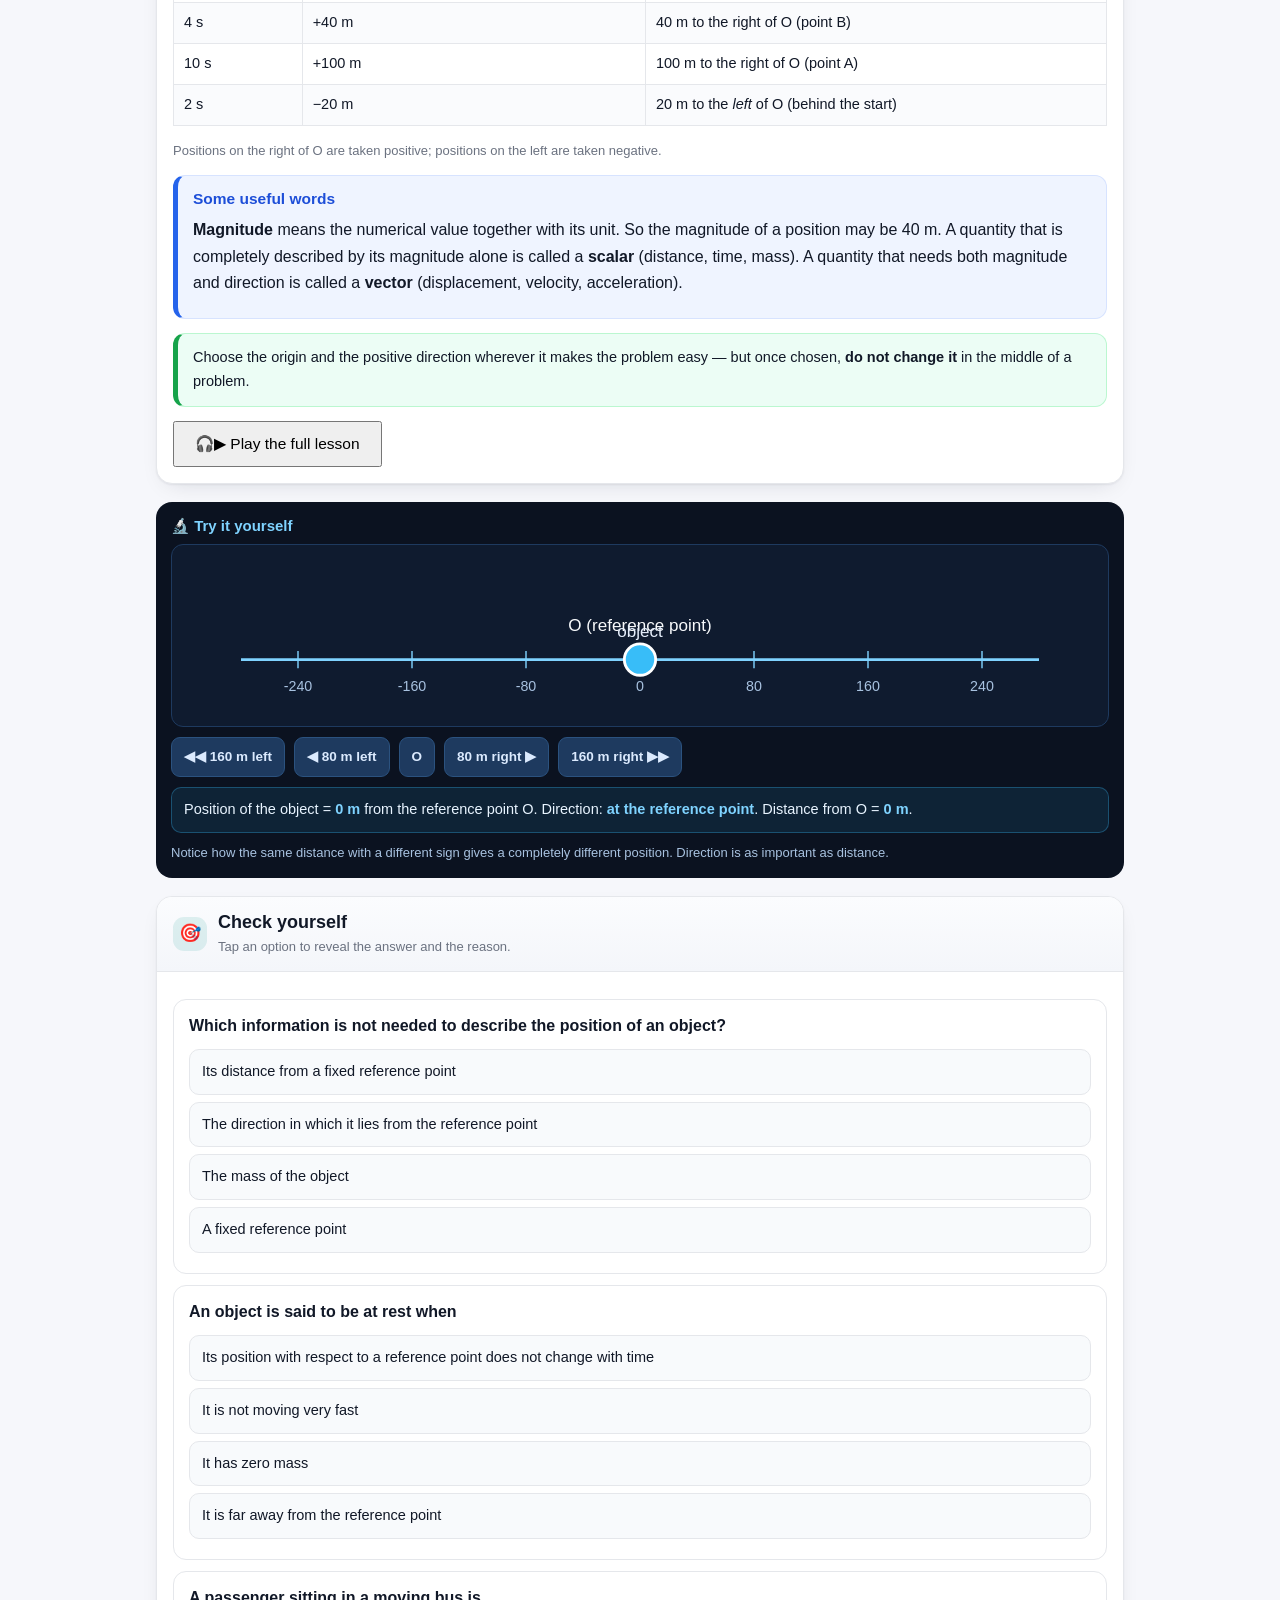
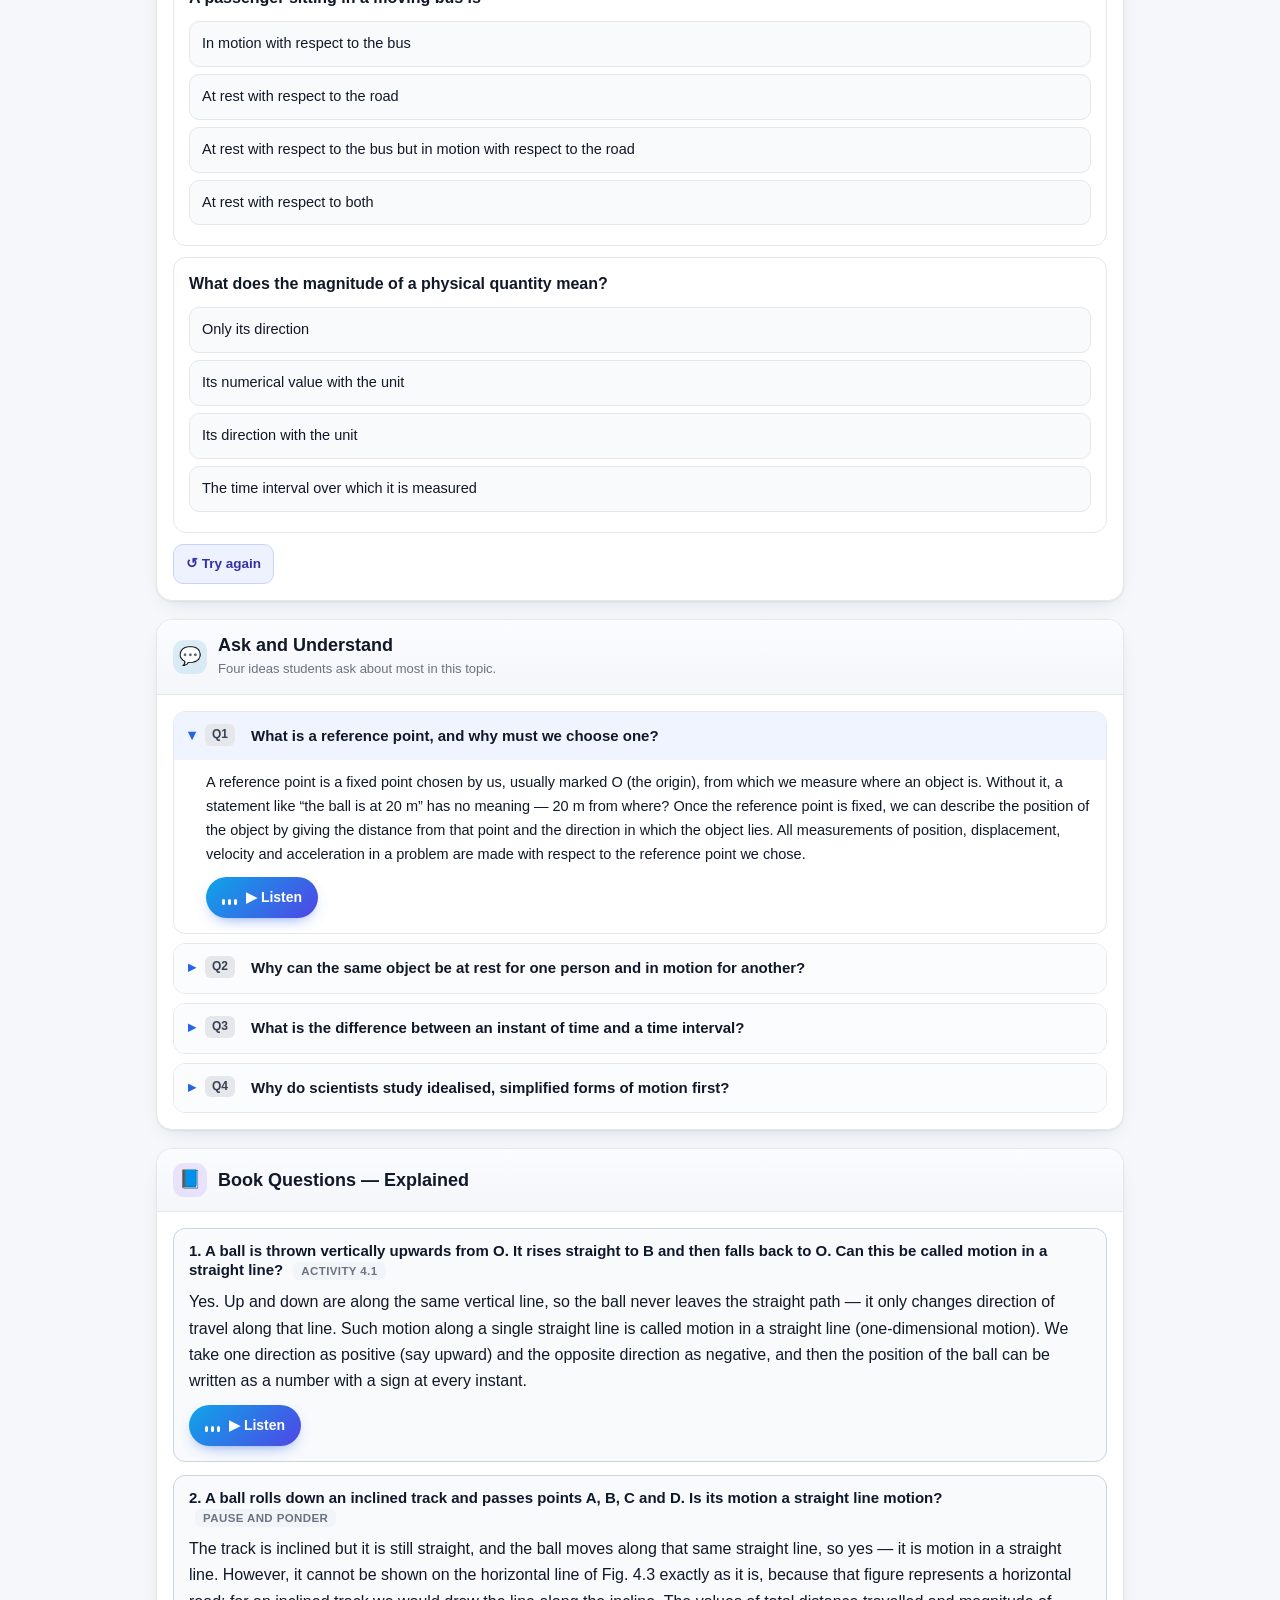
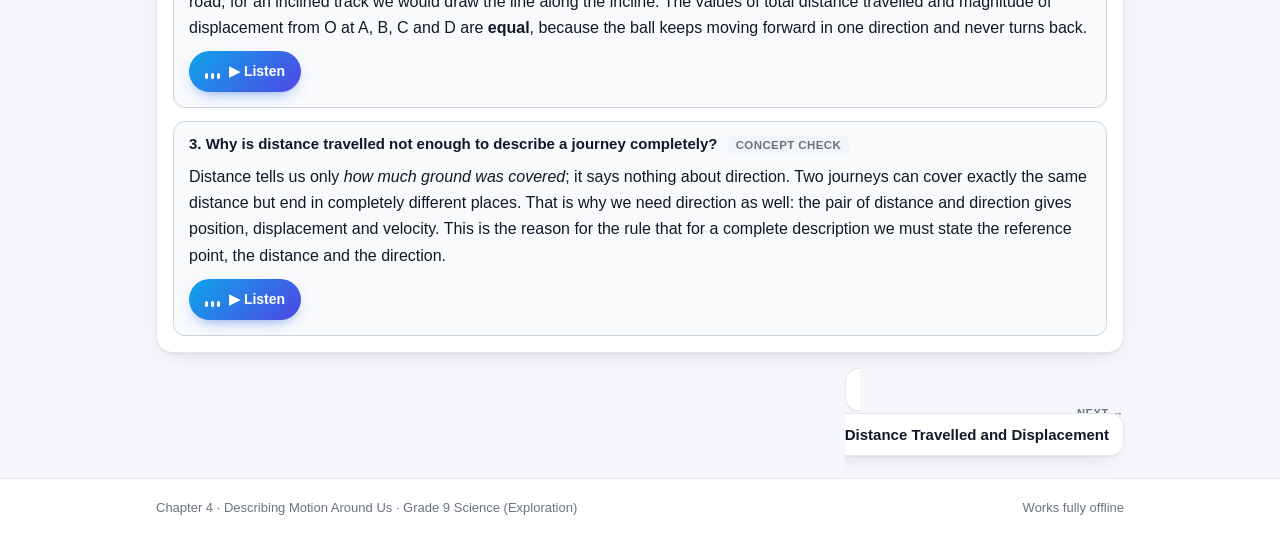
<file: topics/rest-motion.html>
<!DOCTYPE html>
<html lang="en"><head>
<meta charset="utf-8">
<meta name="viewport" content="width=device-width, initial-scale=1">
<title>Motion, Rest and the Reference Point — Chapter 4</title>
<meta name="description" content="Reference point, position, motion and rest in Chapter 4 Describing Motion Around Us.">
<link rel="stylesheet" href="../assets/css/style.css">
</head><body>
<div class="rbar" style="height:3px;background:#e5e7eb;position:fixed;top:0;left:0;right:0;z-index:99"><i style="display:block;height:3px;width:0;background:linear-gradient(90deg,#38bdf8,#6366f1)"></i></div>
<nav class="nav"><div class="nav-in">
  <a class="brand" href="../index.html"><span class="atom">🚀</span><span><b>Describing Motion</b>
    <span>Chapter 4 · Grade 9 Science</span></span></a>
  <div class="nav-links">
    <a class="desk" href="../index.html">Topics</a>
    <div class="drop">
      <button class="dd-btn" type="button" aria-expanded="false">📚 All Topics ▾</button>
      <div class="drop-panel"><a href="../topics/rest-motion.html" class="on"><span class="dp-ico" style="background:#2563eb1f">🧭</span><span>Motion and rest</span></a><a href="../topics/distance-displacement.html" class=""><span class="dp-ico" style="background:#0d94881f">📏</span><span>Distance and displacement</span></a><a href="../topics/average-speed.html" class=""><span class="dp-ico" style="background:#16a34a1f">🚗</span><span>Average speed</span></a><a href="../topics/average-velocity.html" class=""><span class="dp-ico" style="background:#0284c71f">➡️</span><span>Average velocity</span></a><a href="../topics/acceleration.html" class=""><span class="dp-ico" style="background:#d977061f">⚡</span><span>Acceleration</span></a><a href="../topics/position-time-graphs.html" class=""><span class="dp-ico" style="background:#7c3aed1f">📈</span><span>Position–time graphs</span></a><a href="../topics/velocity-time-graphs.html" class=""><span class="dp-ico" style="background:#db27771f">📉</span><span>Velocity–time graphs</span></a><a href="../topics/kinematic-equations.html" class=""><span class="dp-ico" style="background:#4338ca1f">🧮</span><span>Kinematic equations</span></a><a href="../topics/applying-equations.html" class=""><span class="dp-ico" style="background:#e11d481f">🛑</span><span>Stopping distance</span></a><a href="../topics/circular-motion.html" class=""><span class="dp-ico" style="background:#0891b21f">🎡</span><span>Uniform circular motion</span></a><div style="height:1px;background:#e5e7eb;margin:6px 4px"></div><a href="../exercise.html"><span class="dp-ico" style="background:#eef2ff">📝</span><span>Exercise — all questions solved</span></a><a href="../questionbank.html"><span class="dp-ico" style="background:#eef2ff">🗂️</span><span>Question bank</span></a><a href="../revision.html"><span class="dp-ico" style="background:#eef2ff">🔁</span><span>Revision &amp; glossary</span></a></div>
    </div>
    <div class="spd" role="group" aria-label="Playback speed">
      <small>Speed</small>
      <button type="button" data-rate="0.85">Slow</button>
      <button type="button" class="on" data-rate="1">Normal</button>
    </div>
    <button class="menu-btn" type="button" aria-expanded="false">☰ Menu</button>
  </div>
</div></nav>
<header class="hero"><div class="wrap">
  <div class="crumb">Chapter 4 · Topic 1 of 10</div><h1>Motion, Rest and the Reference Point</h1><p class="lead">Why we need a reference point, how position is described, and when an object is said to be in motion or at rest.</p><div class="tags"><span class="tag">Reference point</span><span class="tag">Position</span><span class="tag">Motion and rest</span><span class="tag">Scalars and vectors</span></div><div class="jumplinks"><a href="#lesson">📖 Lesson</a><a href="#lab">🔬 Try it</a><a href="#quiz">🎯 Check yourself</a><a href="#faq">💬 Ask & Understand</a><a href="#bookqa">📘 Book questions</a></div>
</div></header><div class="wrap"><section class="card" id="lesson"><div class="hd">
  <span class="ico" style="background:#2563eb1f">🧭</span><div><h2>Lesson · Motion, Rest and the Reference Point</h2><p>Topic 1 · the starting point of the whole chapter</p></div>
</div><div class="bd"><p>Look around you. A butterfly flits from flower to flower, a snake slithers, a hare hops, horses gallop, tendrils of a climber wind around a support, a flytrap snaps shut, dust particles dance in a sunbeam, ocean tides rise and fall and clouds gather in the sky. <b>Everything in nature is in motion</b> — from huge stars to tiny subatomic particles.</p><p>Motion around us is complicated, so scientists first study motion in its <b>idealised, simplified forms</b>. You have already met three simple kinds of motion: <b>linear</b> (in a straight line), <b>circular</b> and <b>oscillatory</b>. In this chapter we study the simplest kind of all — <b>motion in a straight line</b>, also called <b>linear motion</b> — and then uniform circular motion.</p><div class="learn"><h3>Motion in a straight line</h3><p>An object moving along a straight path is said to be in linear motion. Examples: children racing in a swimming lane, a ball falling vertically, a car on a straight stretch of highway, a train on a straight track, a swimmer swimming along one lane.</p><p>Because the object can move in only one of two directions here (forward or backward), this is the simplest motion to describe. We can describe it with words, with numbers, with equations and with graphs.</p></div><h3 class="sec">How do we describe the position of an object?</h3><p>To talk about the motion of an object, we first need to say <b>where it is</b> at different instants of time. For that we choose a <b>fixed point</b> called the <b>reference point</b>, and then give the <b>distance</b> of the object from it <b>and the direction</b> in which the object lies. Distance and direction together describe the <b>position</b> of the object at that instant.</p><div class="example"><h4>Example: Neena on a straight track</h4><p>Neena runs on a straight track. We take her starting point as the reference point and mark it <b>O</b> (the origin) on a straight line with distances marked on it. She starts from O, and her positions at two later instants are marked as <b>B</b> (40 m) and <b>A</b> (100 m). To describe these positions completely we also need the direction, so along a straight line we use signs: positions to the right of O are <b>positive</b> and positions to the left of O are <b>negative</b>. So B is at +40 m and A is at +100 m.</p></div><div class="learn"><h3>When is an object in motion, and when is it at rest?</h3><p><b>In motion:</b> if the position of the object with respect to the reference point <b>changes with time</b>.</p><p><b>At rest:</b> if its position with respect to the reference point <b>does not change</b> with time.</p><p>Notice that both statements contain the words <i>with respect to the reference point</i>. A girl sitting inside a moving bus is at rest with respect to the bus, but she is in motion with respect to the road. The same object can be at rest for one observer and in motion for another — so motion and rest are always described <b>relative to a chosen reference point</b>.</p></div><div class="note"><b>Note:</b> An <b>instant of time</b> is a single reading of a clock (for example t = 4 s). A <b>time interval</b> is the duration between two instants (for example from t = 4 s to t = 10 s, an interval of 6 s). Do not mix the two.</div><table><thead><tr><th>Time (t)</th><th>Position of Neena from O</th><th>Description</th></tr></thead><tbody><tr><td>0 s</td><td>0 m</td><td>At the reference point O</td></tr><tr><td>4 s</td><td>+40 m</td><td>40 m to the right of O (point B)</td></tr><tr><td>10 s</td><td>+100 m</td><td>100 m to the right of O (point A)</td></tr><tr><td>2 s</td><td>&minus;20 m</td><td>20 m to the <i>left</i> of O (behind the start)</td></tr></tbody></table><div class="mut" style="font-size:13px">Positions on the right of O are taken positive; positions on the left are taken negative.</div><div class="learn"><h3>Some useful words</h3><p><b>Magnitude</b> means the numerical value together with its unit. So the magnitude of a position may be 40 m. A quantity that is completely described by its magnitude alone is called a <b>scalar</b> (distance, time, mass). A quantity that needs both magnitude and direction is called a <b>vector</b> (displacement, velocity, acceleration).</p></div><div class="tip">Choose the origin and the positive direction wherever it makes the problem easy — but once chosen, <b>do not change it</b> in the middle of a problem.</div><div class="aud-row lesson-audio"><button class="aud-big" data-src="../audio/t1_lesson.mp3" type="button" aria-label="▶ Play the full lesson">🎧<span class="lbl">▶ Play the full lesson</span></button></div></div></section><div class="lab" id="lab" data-demo="reference"><h3>🔬 Try it yourself</h3><div class="stage"></div><div class="ctrls"></div><div class="out"></div><div class="cap">Notice how the same distance with a different sign gives a completely different position. Direction is as important as distance.</div></div><section class="card" id="quiz"><div class="hd">
  <span class="ico" style="background:#0d94881f">🎯</span><div><h2>Check yourself</h2><p>Tap an option to reveal the answer and the reason.</p></div>
</div><div class="bd"><div class="quiz"><div class="mcq"><p class="q">Which information is <b>not</b> needed to describe the position of an object?</p><button class="opt" type="button" data-ok="0">Its distance from a fixed reference point</button><button class="opt" type="button" data-ok="0">The direction in which it lies from the reference point</button><button class="opt" type="button" data-ok="1">The mass of the object</button><button class="opt" type="button" data-ok="0">A fixed reference point</button><div class="feedback" data-exp="Position needs a reference point, the distance from it and the direction. The mass of the object has nothing to do with where it is."></div></div><div class="mcq"><p class="q">An object is said to be at <b>rest</b> when</p><button class="opt" type="button" data-ok="1">Its position with respect to a reference point does not change with time</button><button class="opt" type="button" data-ok="0">It is not moving very fast</button><button class="opt" type="button" data-ok="0">It has zero mass</button><button class="opt" type="button" data-ok="0">It is far away from the reference point</button><div class="feedback" data-exp="Rest and motion compare the position with a reference point as time passes. A very slow object is still in motion because its position is changing."></div></div><div class="mcq"><p class="q">A passenger sitting in a moving bus is</p><button class="opt" type="button" data-ok="0">In motion with respect to the bus</button><button class="opt" type="button" data-ok="0">At rest with respect to the road</button><button class="opt" type="button" data-ok="1">At rest with respect to the bus but in motion with respect to the road</button><button class="opt" type="button" data-ok="0">At rest with respect to both</button><div class="feedback" data-exp="Motion and rest are relative: compared with the bus the passenger&#x27;s position does not change, but compared with the road it does."></div></div><div class="mcq"><p class="q">What does the <b>magnitude</b> of a physical quantity mean?</p><button class="opt" type="button" data-ok="0">Only its direction</button><button class="opt" type="button" data-ok="1">Its numerical value with the unit</button><button class="opt" type="button" data-ok="0">Its direction with the unit</button><button class="opt" type="button" data-ok="0">The time interval over which it is measured</button><div class="feedback" data-exp="Magnitude is the size — the numerical value along with its unit. Direction is a separate piece of information, needed only for vectors."></div></div></div><button class="quiz-reset" type="button">↺ Try again</button></div></section><section class="card" id="faq"><div class="hd">
  <span class="ico" style="background:#0284c71f">💬</span><div><h2>Ask and Understand</h2><p>Four ideas students ask about most in this topic.</p></div>
</div><div class="bd"><details class="faq" open><summary><span class="qbadge">Q1</span>What is a reference point, and why must we choose one?</summary><div class="ab"><p>A reference point is a fixed point chosen by us, usually marked O (the origin), from which we measure where an object is. Without it, a statement like “the ball is at 20 m” has no meaning — 20 m from where? Once the reference point is fixed, we can describe the position of the object by giving the distance from that point and the direction in which the object lies. All measurements of position, displacement, velocity and acceleration in a problem are made with respect to the reference point we chose.</p><div class="aud-row"><button class="aud-btn" data-src="../audio/t1_faq1.mp3" type="button" aria-label="▶ Listen"><span class="wave"><i></i><i></i><i></i></span><span class="lbl">▶ Listen</span></button></div></div></details><details class="faq"><summary><span class="qbadge">Q2</span>Why can the same object be at rest for one person and in motion for another?</summary><div class="ab"><p>Because both motion and rest are defined <i>with respect to a chosen reference point</i>. A passenger inside a moving train is at rest with respect to the train (her position inside the coach does not change), but she is in motion with respect to the platform or the ground. Similarly, an object kept inside your room is at rest with respect to the room, yet it is travelling with the Earth around the Sun. So there is no absolute rest or absolute motion — only rest or motion relative to the reference point we choose.</p><div class="aud-row"><button class="aud-btn" data-src="../audio/t1_faq2.mp3" type="button" aria-label="▶ Listen"><span class="wave"><i></i><i></i><i></i></span><span class="lbl">▶ Listen</span></button></div></div></details><details class="faq"><summary><span class="qbadge">Q3</span>What is the difference between an instant of time and a time interval?</summary><div class="ab"><p>An <b>instant of time</b> is a single reading of a clock, for example t = 5 s. It is just one point of time with no duration. A <b>time interval</b> is the duration between two instants, for example the interval from t = 5 s to t = 12 s, which equals 12 s − 5 s = 7 s. We write it as Δt. All the quantities in this chapter — speed, velocity and acceleration — are calculated by dividing a change by a <i>time interval</i>, never by an instant.</p><div class="aud-row"><button class="aud-btn" data-src="../audio/t1_faq3.mp3" type="button" aria-label="▶ Listen"><span class="wave"><i></i><i></i><i></i></span><span class="lbl">▶ Listen</span></button></div></div></details><details class="faq"><summary><span class="qbadge">Q4</span>Why do scientists study idealised, simplified forms of motion first?</summary><div class="ab"><p>Real motion is very complicated: a bird flying in the wind, wind-blown leaves or traffic on a busy road have many things changing at once. If we try to study everything together, no clear pattern appears. So scientists first study simplified forms such as straight-line (linear) motion at constant speed or with constant acceleration, understand them thoroughly, and then use these results as a base for describing more complex real motions. Straight-line motion is the simplest of all, so this chapter starts there.</p><div class="aud-row"><button class="aud-btn" data-src="../audio/t1_faq4.mp3" type="button" aria-label="▶ Listen"><span class="wave"><i></i><i></i><i></i></span><span class="lbl">▶ Listen</span></button></div></div></details></div></section><section class="card" id="bookqa"><div class="hd">
  <span class="ico" style="background:#7c3aed1f">📘</span><div><h2>Book Questions — Explained</h2></div>
</div><div class="bd"><div class="ex" style="border-style:solid"><h4>1. A ball is thrown vertically upwards from O. It rises straight to B and then falls back to O. Can this be called motion in a straight line? <span class="meta">Activity 4.1</span></h4><p>Yes. Up and down are along the same vertical line, so the ball never leaves the straight path — it only changes direction of travel along that line. Such motion along a single straight line is called motion in a straight line (one-dimensional motion). We take one direction as positive (say upward) and the opposite direction as negative, and then the position of the ball can be written as a number with a sign at every instant.</p><div class="aud-row"><button class="aud-btn" data-src="../audio/t1_bq1.mp3" type="button" aria-label="▶ Listen"><span class="wave"><i></i><i></i><i></i></span><span class="lbl">▶ Listen</span></button></div></div><div class="ex" style="border-style:solid"><h4>2. A ball rolls down an inclined track and passes points A, B, C and D. Is its motion a straight line motion? <span class="meta">Pause and Ponder</span></h4><p>The track is inclined but it is still straight, and the ball moves along that same straight line, so yes — it is motion in a straight line. However, it cannot be shown on the horizontal line of Fig. 4.3 exactly as it is, because that figure represents a horizontal road; for an inclined track we would draw the line along the incline. The values of total distance travelled and magnitude of displacement from O at A, B, C and D are <b>equal</b>, because the ball keeps moving forward in one direction and never turns back.</p><div class="aud-row"><button class="aud-btn" data-src="../audio/t1_bq2.mp3" type="button" aria-label="▶ Listen"><span class="wave"><i></i><i></i><i></i></span><span class="lbl">▶ Listen</span></button></div></div><div class="ex" style="border-style:solid"><h4>3. Why is distance travelled not enough to describe a journey completely? <span class="meta">Concept check</span></h4><p>Distance tells us only <i>how much ground was covered</i>; it says nothing about direction. Two journeys can cover exactly the same distance but end in completely different places. That is why we need direction as well: the pair of distance and direction gives position, displacement and velocity. This is the reason for the rule that for a complete description we must state the reference point, the distance and the direction.</p><div class="aud-row"><button class="aud-btn" data-src="../audio/t1_bq3.mp3" type="button" aria-label="▶ Listen"><span class="wave"><i></i><i></i><i></i></span><span class="lbl">▶ Listen</span></button></div></div></div></section></div><div class="wrap"><div class="pn"><div></div><div class="next-wrap" style="margin-left:auto"><a class="next" href="distance-displacement.html"><small>NEXT →</small><b>Distance Travelled and Displacement</b></a></div></div></div>
<footer class="foot"><div class="in"><span>Chapter 4 · Describing Motion Around Us · Grade 9 Science (Exploration)</span><span>Works fully offline</span></div></footer>
<script src="../assets/js/main.js"></script>
<script src="../assets/js/demos.js"></script>
</body></html>
</file>
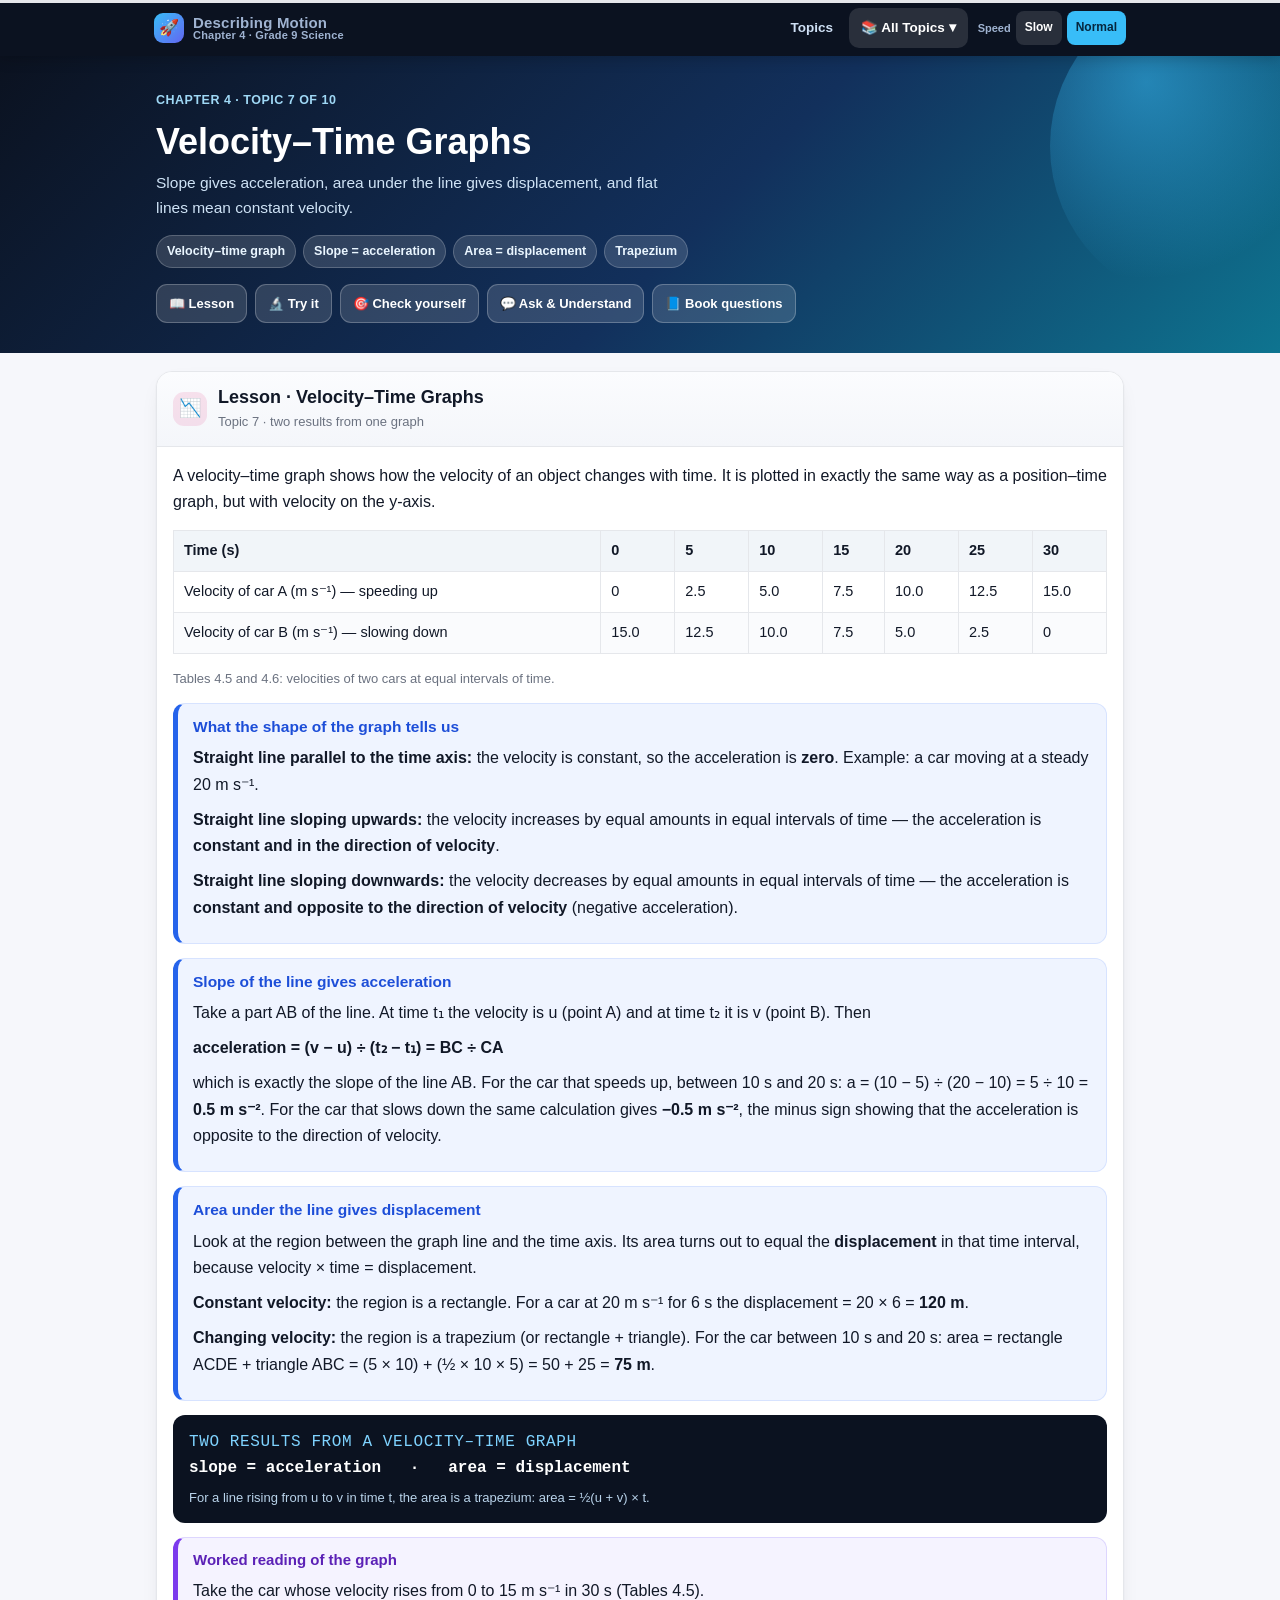
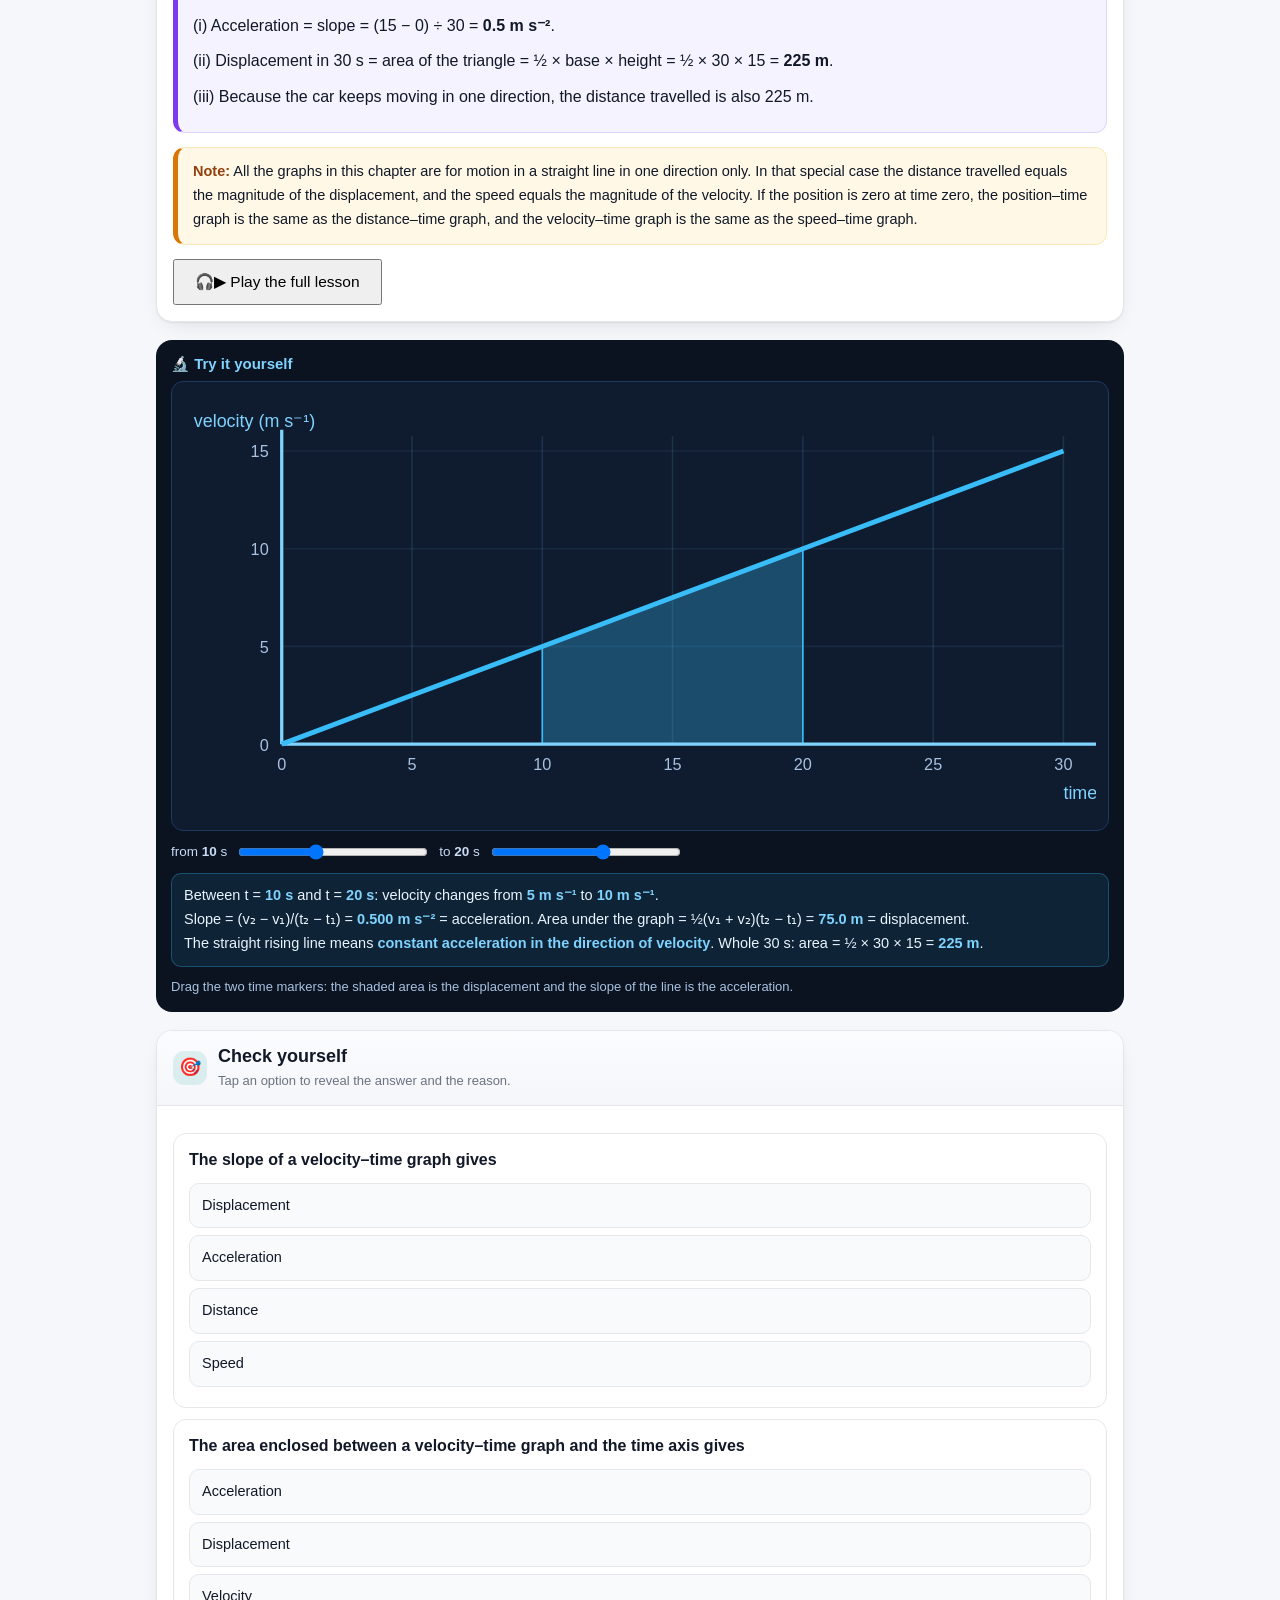
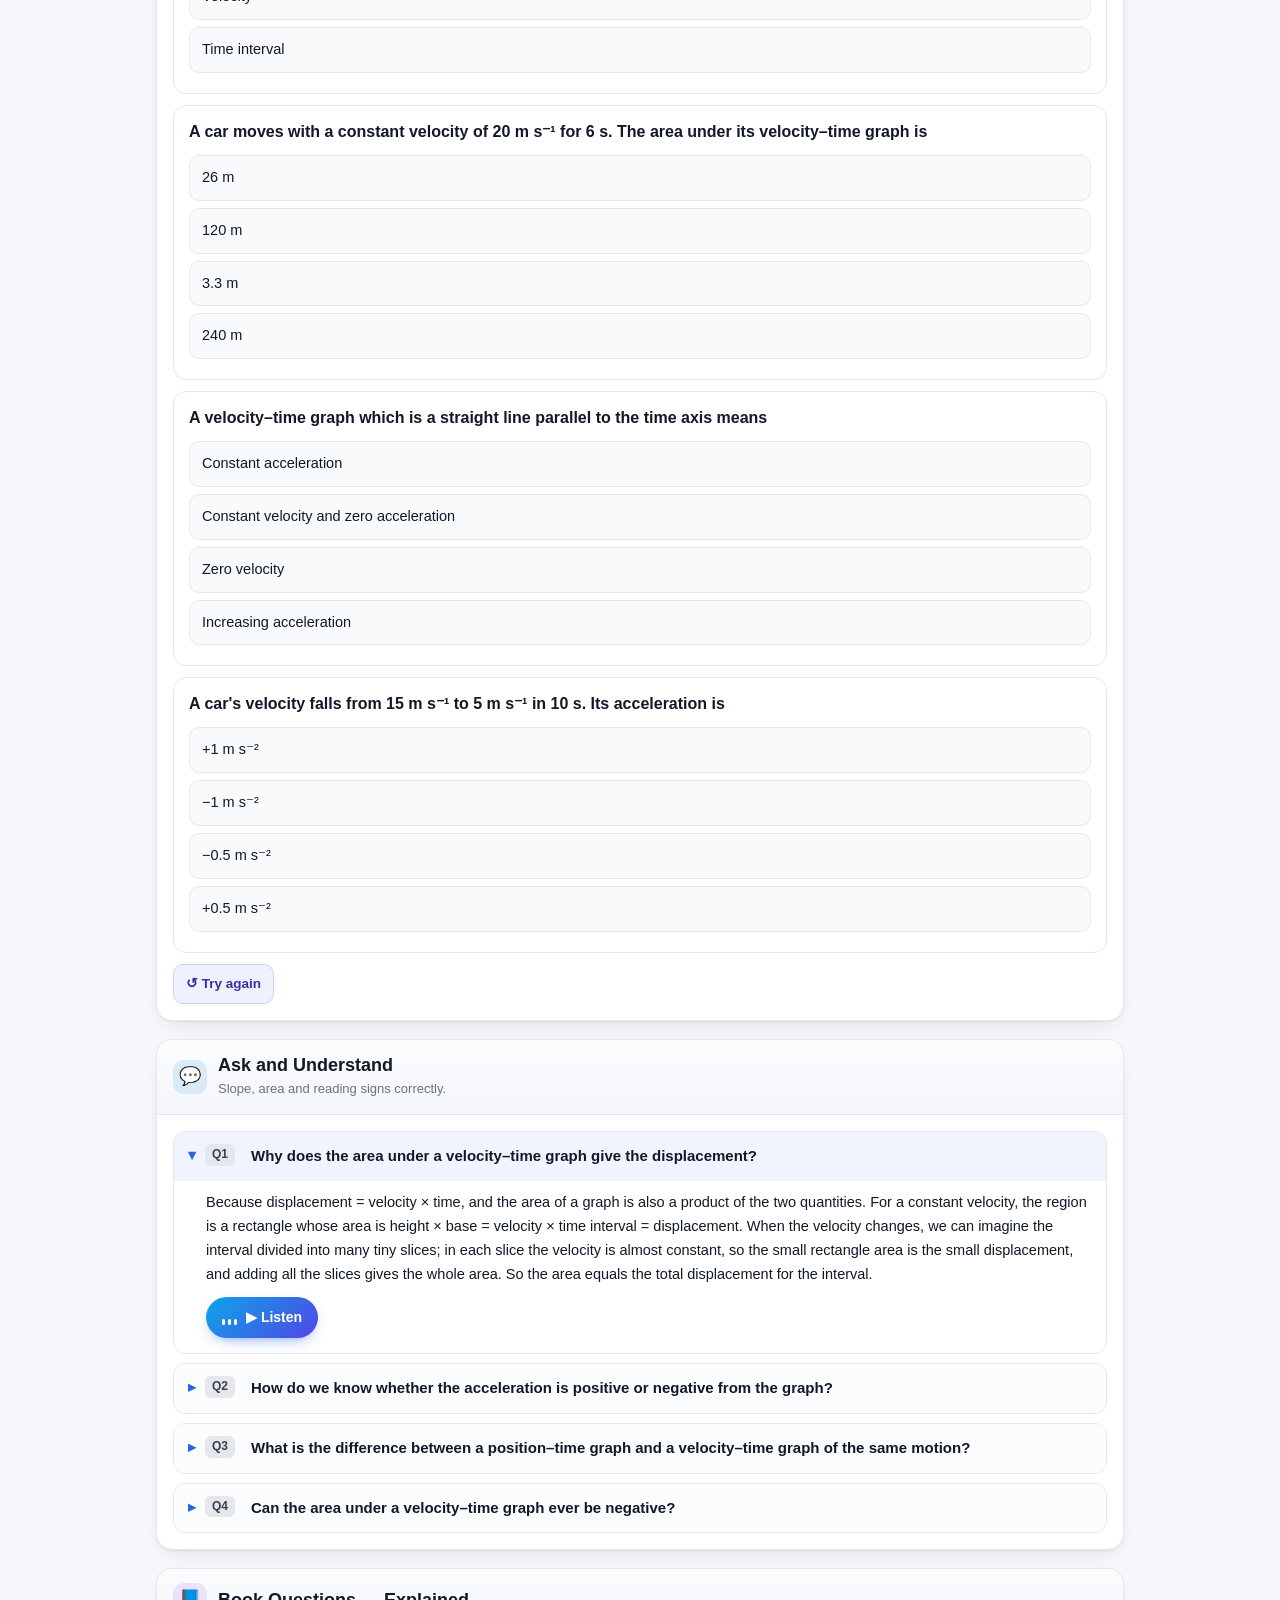
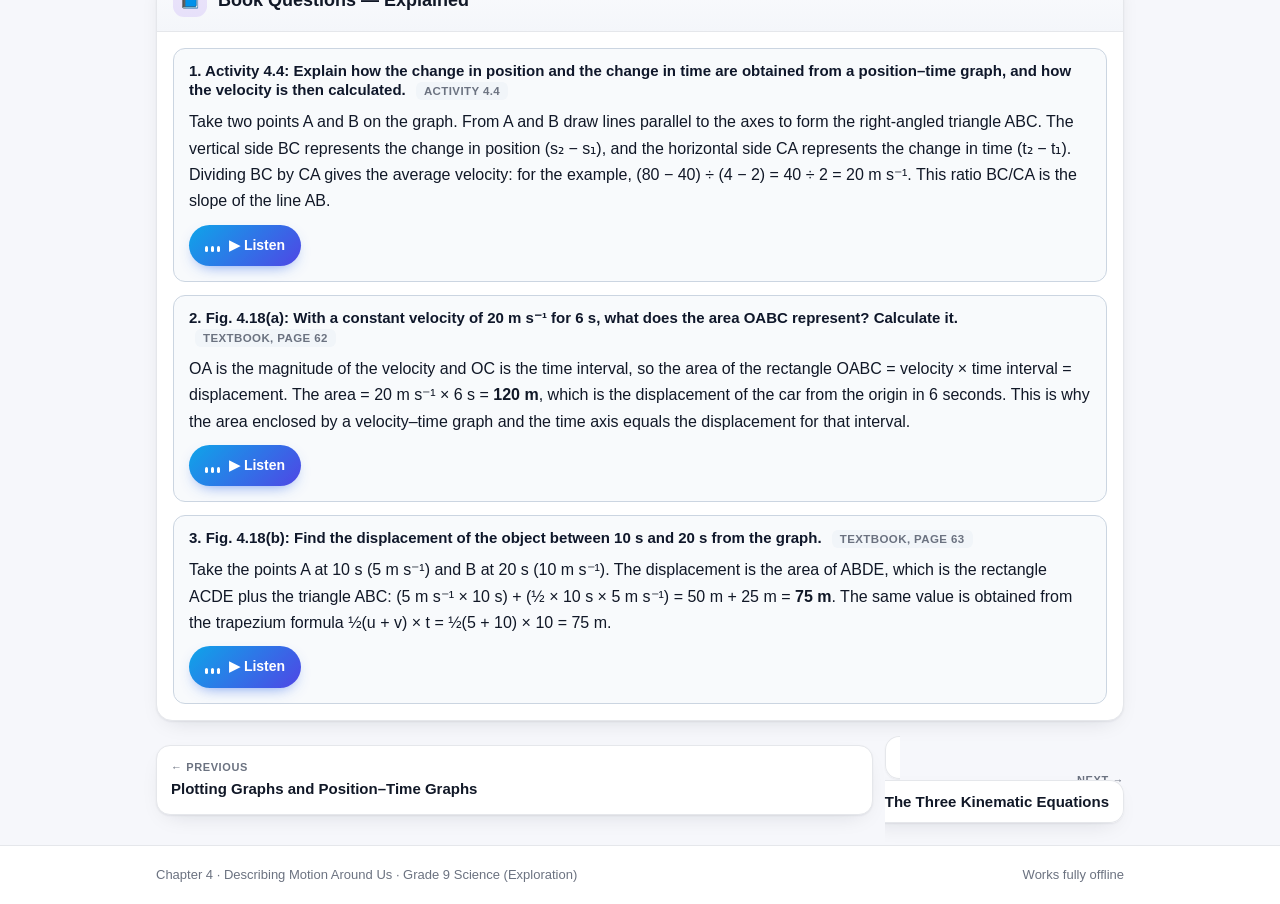
<file: topics/velocity-time-graphs.html>
<!DOCTYPE html>
<html lang="en"><head>
<meta charset="utf-8">
<meta name="viewport" content="width=device-width, initial-scale=1">
<title>Velocity–Time Graphs — Chapter 4</title>
<meta name="description" content="Slope and area of velocity-time graphs explained.">
<link rel="stylesheet" href="../assets/css/style.css">
</head><body>
<div class="rbar" style="height:3px;background:#e5e7eb;position:fixed;top:0;left:0;right:0;z-index:99"><i style="display:block;height:3px;width:0;background:linear-gradient(90deg,#38bdf8,#6366f1)"></i></div>
<nav class="nav"><div class="nav-in">
  <a class="brand" href="../index.html"><span class="atom">🚀</span><span><b>Describing Motion</b>
    <span>Chapter 4 · Grade 9 Science</span></span></a>
  <div class="nav-links">
    <a class="desk" href="../index.html">Topics</a>
    <div class="drop">
      <button class="dd-btn" type="button" aria-expanded="false">📚 All Topics ▾</button>
      <div class="drop-panel"><a href="../topics/rest-motion.html" class=""><span class="dp-ico" style="background:#2563eb1f">🧭</span><span>Motion and rest</span></a><a href="../topics/distance-displacement.html" class=""><span class="dp-ico" style="background:#0d94881f">📏</span><span>Distance and displacement</span></a><a href="../topics/average-speed.html" class=""><span class="dp-ico" style="background:#16a34a1f">🚗</span><span>Average speed</span></a><a href="../topics/average-velocity.html" class=""><span class="dp-ico" style="background:#0284c71f">➡️</span><span>Average velocity</span></a><a href="../topics/acceleration.html" class=""><span class="dp-ico" style="background:#d977061f">⚡</span><span>Acceleration</span></a><a href="../topics/position-time-graphs.html" class=""><span class="dp-ico" style="background:#7c3aed1f">📈</span><span>Position–time graphs</span></a><a href="../topics/velocity-time-graphs.html" class="on"><span class="dp-ico" style="background:#db27771f">📉</span><span>Velocity–time graphs</span></a><a href="../topics/kinematic-equations.html" class=""><span class="dp-ico" style="background:#4338ca1f">🧮</span><span>Kinematic equations</span></a><a href="../topics/applying-equations.html" class=""><span class="dp-ico" style="background:#e11d481f">🛑</span><span>Stopping distance</span></a><a href="../topics/circular-motion.html" class=""><span class="dp-ico" style="background:#0891b21f">🎡</span><span>Uniform circular motion</span></a><div style="height:1px;background:#e5e7eb;margin:6px 4px"></div><a href="../exercise.html"><span class="dp-ico" style="background:#eef2ff">📝</span><span>Exercise — all questions solved</span></a><a href="../questionbank.html"><span class="dp-ico" style="background:#eef2ff">🗂️</span><span>Question bank</span></a><a href="../revision.html"><span class="dp-ico" style="background:#eef2ff">🔁</span><span>Revision &amp; glossary</span></a></div>
    </div>
    <div class="spd" role="group" aria-label="Playback speed">
      <small>Speed</small>
      <button type="button" data-rate="0.85">Slow</button>
      <button type="button" class="on" data-rate="1">Normal</button>
    </div>
    <button class="menu-btn" type="button" aria-expanded="false">☰ Menu</button>
  </div>
</div></nav>
<header class="hero"><div class="wrap">
  <div class="crumb">Chapter 4 · Topic 7 of 10</div><h1>Velocity–Time Graphs</h1><p class="lead">Slope gives acceleration, area under the line gives displacement, and flat lines mean constant velocity.</p><div class="tags"><span class="tag">Velocity–time graph</span><span class="tag">Slope = acceleration</span><span class="tag">Area = displacement</span><span class="tag">Trapezium</span></div><div class="jumplinks"><a href="#lesson">📖 Lesson</a><a href="#lab">🔬 Try it</a><a href="#quiz">🎯 Check yourself</a><a href="#faq">💬 Ask & Understand</a><a href="#bookqa">📘 Book questions</a></div>
</div></header><div class="wrap"><section class="card" id="lesson"><div class="hd">
  <span class="ico" style="background:#db27771f">📉</span><div><h2>Lesson · Velocity–Time Graphs</h2><p>Topic 7 · two results from one graph</p></div>
</div><div class="bd"><p>A velocity–time graph shows how the velocity of an object changes with time. It is plotted in exactly the same way as a position–time graph, but with velocity on the y-axis.</p><table><thead><tr><th>Time (s)</th><th>0</th><th>5</th><th>10</th><th>15</th><th>20</th><th>25</th><th>30</th></tr></thead><tbody><tr><td>Velocity of car A (m s⁻¹) — speeding up</td><td>0</td><td>2.5</td><td>5.0</td><td>7.5</td><td>10.0</td><td>12.5</td><td>15.0</td></tr><tr><td>Velocity of car B (m s⁻¹) — slowing down</td><td>15.0</td><td>12.5</td><td>10.0</td><td>7.5</td><td>5.0</td><td>2.5</td><td>0</td></tr></tbody></table><div class="mut" style="font-size:13px">Tables 4.5 and 4.6: velocities of two cars at equal intervals of time.</div><div class="learn"><h3>What the shape of the graph tells us</h3><p><b>Straight line parallel to the time axis:</b> the velocity is constant, so the acceleration is <b>zero</b>. Example: a car moving at a steady 20 m s⁻¹.</p><p><b>Straight line sloping upwards:</b> the velocity increases by equal amounts in equal intervals of time — the acceleration is <b>constant and in the direction of velocity</b>.</p><p><b>Straight line sloping downwards:</b> the velocity decreases by equal amounts in equal intervals of time — the acceleration is <b>constant and opposite to the direction of velocity</b> (negative acceleration).</p></div><div class="learn"><h3>Slope of the line gives acceleration</h3><p>Take a part AB of the line. At time t₁ the velocity is u (point A) and at time t₂ it is v (point B). Then</p><p><b>acceleration = (v − u) ÷ (t₂ − t₁) = BC ÷ CA</b></p><p>which is exactly the slope of the line AB. For the car that speeds up, between 10 s and 20 s: a = (10 − 5) ÷ (20 − 10) = 5 ÷ 10 = <b>0.5 m s⁻²</b>. For the car that slows down the same calculation gives <b>−0.5 m s⁻²</b>, the minus sign showing that the acceleration is opposite to the direction of velocity.</p></div><div class="learn"><h3>Area under the line gives displacement</h3><p>Look at the region between the graph line and the time axis. Its area turns out to equal the <b>displacement</b> in that time interval, because velocity × time = displacement.</p><p><b>Constant velocity:</b> the region is a rectangle. For a car at 20 m s⁻¹ for 6 s the displacement = 20 × 6 = <b>120 m</b>.</p><p><b>Changing velocity:</b> the region is a trapezium (or rectangle + triangle). For the car between 10 s and 20 s: area = rectangle ACDE + triangle ABC = (5 × 10) + (½ × 10 × 5) = 50 + 25 = <b>75 m</b>.</p></div><div class="formula"><span class="fname">Two results from a velocity–time graph</span><b>slope = acceleration &nbsp;&nbsp;·&nbsp;&nbsp; area = displacement</b><span class="why">For a line rising from u to v in time t, the area is a trapezium: area = ½(u + v) × t.</span></div><div class="example"><h4>Worked reading of the graph</h4><p>Take the car whose velocity rises from 0 to 15 m s⁻¹ in 30 s (Tables 4.5).</p><p>(i) Acceleration = slope = (15 − 0) ÷ 30 = <b>0.5 m s⁻²</b>.</p><p>(ii) Displacement in 30 s = area of the triangle = ½ × base × height = ½ × 30 × 15 = <b>225 m</b>.</p><p>(iii) Because the car keeps moving in one direction, the distance travelled is also 225 m.</p></div><div class="note"><b>Note:</b> All the graphs in this chapter are for motion in a straight line in one direction only. In that special case the distance travelled equals the magnitude of the displacement, and the speed equals the magnitude of the velocity. If the position is zero at time zero, the position–time graph is the same as the distance–time graph, and the velocity–time graph is the same as the speed–time graph.</div><div class="aud-row lesson-audio"><button class="aud-big" data-src="../audio/t7_lesson.mp3" type="button" aria-label="▶ Play the full lesson">🎧<span class="lbl">▶ Play the full lesson</span></button></div></div></section><div class="lab" id="lab" data-demo="vtgraph"><h3>🔬 Try it yourself</h3><div class="stage"></div><div class="ctrls"></div><div class="out"></div><div class="cap">Drag the two time markers: the shaded area is the displacement and the slope of the line is the acceleration.</div></div><section class="card" id="quiz"><div class="hd">
  <span class="ico" style="background:#0d94881f">🎯</span><div><h2>Check yourself</h2><p>Tap an option to reveal the answer and the reason.</p></div>
</div><div class="bd"><div class="quiz"><div class="mcq"><p class="q">The slope of a velocity–time graph gives</p><button class="opt" type="button" data-ok="0">Displacement</button><button class="opt" type="button" data-ok="1">Acceleration</button><button class="opt" type="button" data-ok="0">Distance</button><button class="opt" type="button" data-ok="0">Speed</button><div class="feedback" data-exp="Slope = change in velocity ÷ change in time = acceleration."></div></div><div class="mcq"><p class="q">The area enclosed between a velocity–time graph and the time axis gives</p><button class="opt" type="button" data-ok="0">Acceleration</button><button class="opt" type="button" data-ok="1">Displacement</button><button class="opt" type="button" data-ok="0">Velocity</button><button class="opt" type="button" data-ok="0">Time interval</button><div class="feedback" data-exp="Velocity × time interval = displacement, and that product is exactly the area under the graph."></div></div><div class="mcq"><p class="q">A car moves with a constant velocity of 20 m s⁻¹ for 6 s. The area under its velocity–time graph is</p><button class="opt" type="button" data-ok="0">26 m</button><button class="opt" type="button" data-ok="1">120 m</button><button class="opt" type="button" data-ok="0">3.3 m</button><button class="opt" type="button" data-ok="0">240 m</button><div class="feedback" data-exp="The region is a rectangle of height 20 m s⁻¹ and base 6 s, so the area = 120 m, which is the displacement."></div></div><div class="mcq"><p class="q">A velocity–time graph which is a straight line parallel to the time axis means</p><button class="opt" type="button" data-ok="0">Constant acceleration</button><button class="opt" type="button" data-ok="1">Constant velocity and zero acceleration</button><button class="opt" type="button" data-ok="0">Zero velocity</button><button class="opt" type="button" data-ok="0">Increasing acceleration</button><div class="feedback" data-exp="The velocity does not change, so the slope is zero and the acceleration is zero."></div></div><div class="mcq"><p class="q">A car's velocity falls from 15 m s⁻¹ to 5 m s⁻¹ in 10 s. Its acceleration is</p><button class="opt" type="button" data-ok="0">+1 m s⁻²</button><button class="opt" type="button" data-ok="1">−1 m s⁻²</button><button class="opt" type="button" data-ok="0">−0.5 m s⁻²</button><button class="opt" type="button" data-ok="0">+0.5 m s⁻²</button><div class="feedback" data-exp="a = (v − u) ÷ t = (5 − 15) ÷ 10 = −1 m s⁻². The negative sign shows the acceleration is opposite to the direction of motion."></div></div></div><button class="quiz-reset" type="button">↺ Try again</button></div></section><section class="card" id="faq"><div class="hd">
  <span class="ico" style="background:#0284c71f">💬</span><div><h2>Ask and Understand</h2><p>Slope, area and reading signs correctly.</p></div>
</div><div class="bd"><details class="faq" open><summary><span class="qbadge">Q1</span>Why does the area under a velocity–time graph give the displacement?</summary><div class="ab"><p>Because displacement = velocity × time, and the area of a graph is also a product of the two quantities. For a constant velocity, the region is a rectangle whose area is height × base = velocity × time interval = displacement. When the velocity changes, we can imagine the interval divided into many tiny slices; in each slice the velocity is almost constant, so the small rectangle area is the small displacement, and adding all the slices gives the whole area. So the area equals the total displacement for the interval.</p><div class="aud-row"><button class="aud-btn" data-src="../audio/t7_faq1.mp3" type="button" aria-label="▶ Listen"><span class="wave"><i></i><i></i><i></i></span><span class="lbl">▶ Listen</span></button></div></div></details><details class="faq"><summary><span class="qbadge">Q2</span>How do we know whether the acceleration is positive or negative from the graph?</summary><div class="ab"><p>Look at the direction of the slope of the line. If the line rises to the right — velocity increasing — the slope is positive, so the acceleration is positive (in the direction of velocity) and the object is speeding up. If the line falls to the right — velocity decreasing — the slope is negative, so the acceleration is negative (opposite to the direction of velocity) and the object is slowing down. A horizontal line means zero slope, hence zero acceleration.</p><div class="aud-row"><button class="aud-btn" data-src="../audio/t7_faq2.mp3" type="button" aria-label="▶ Listen"><span class="wave"><i></i><i></i><i></i></span><span class="lbl">▶ Listen</span></button></div></div></details><details class="faq"><summary><span class="qbadge">Q3</span>What is the difference between a position–time graph and a velocity–time graph of the same motion?</summary><div class="ab"><p>They show the same motion in two different ways. On a position–time graph the vertical quantity is position, so the <i>slope</i> gives velocity and a straight line means constant velocity. On a velocity–time graph the vertical quantity is velocity, so the <i>slope</i> gives acceleration and the <i>area</i> gives displacement; here a straight line means constant acceleration. For uniformly accelerated motion the position–time graph is a curve (parabola) while the velocity–time graph is a straight slanting line.</p><div class="aud-row"><button class="aud-btn" data-src="../audio/t7_faq3.mp3" type="button" aria-label="▶ Listen"><span class="wave"><i></i><i></i><i></i></span><span class="lbl">▶ Listen</span></button></div></div></details><details class="faq"><summary><span class="qbadge">Q4</span>Can the area under a velocity–time graph ever be negative?</summary><div class="ab"><p>Yes, if the object moves in the negative direction. In that case the velocity is negative, the line lies below the time axis, and the area counted below the axis is taken as negative displacement. If the object moves forward and then comes back, the graph lies partly above and partly below the axis; the <i>net</i> displacement is found by subtracting the area below the axis from the area above it. Adding the two areas without signs would give the distance travelled instead.</p><div class="aud-row"><button class="aud-btn" data-src="../audio/t7_faq4.mp3" type="button" aria-label="▶ Listen"><span class="wave"><i></i><i></i><i></i></span><span class="lbl">▶ Listen</span></button></div></div></details></div></section><section class="card" id="bookqa"><div class="hd">
  <span class="ico" style="background:#7c3aed1f">📘</span><div><h2>Book Questions — Explained</h2></div>
</div><div class="bd"><div class="ex" style="border-style:solid"><h4>1. Activity 4.4: Explain how the change in position and the change in time are obtained from a position–time graph, and how the velocity is then calculated. <span class="meta">Activity 4.4</span></h4><p>Take two points A and B on the graph. From A and B draw lines parallel to the axes to form the right-angled triangle ABC. The vertical side BC represents the change in position (s₂ − s₁), and the horizontal side CA represents the change in time (t₂ − t₁). Dividing BC by CA gives the average velocity: for the example, (80 − 40) ÷ (4 − 2) = 40 ÷ 2 = 20 m s⁻¹. This ratio BC/CA is the slope of the line AB.</p><div class="aud-row"><button class="aud-btn" data-src="../audio/t7_bq1.mp3" type="button" aria-label="▶ Listen"><span class="wave"><i></i><i></i><i></i></span><span class="lbl">▶ Listen</span></button></div></div><div class="ex" style="border-style:solid"><h4>2. Fig. 4.18(a): With a constant velocity of 20 m s⁻¹ for 6 s, what does the area OABC represent? Calculate it. <span class="meta">Textbook, page 62</span></h4><p>OA is the magnitude of the velocity and OC is the time interval, so the area of the rectangle OABC = velocity × time interval = displacement. The area = 20 m s⁻¹ × 6 s = <b>120 m</b>, which is the displacement of the car from the origin in 6 seconds. This is why the area enclosed by a velocity–time graph and the time axis equals the displacement for that interval.</p><div class="aud-row"><button class="aud-btn" data-src="../audio/t7_bq2.mp3" type="button" aria-label="▶ Listen"><span class="wave"><i></i><i></i><i></i></span><span class="lbl">▶ Listen</span></button></div></div><div class="ex" style="border-style:solid"><h4>3. Fig. 4.18(b): Find the displacement of the object between 10 s and 20 s from the graph. <span class="meta">Textbook, page 63</span></h4><p>Take the points A at 10 s (5 m s⁻¹) and B at 20 s (10 m s⁻¹). The displacement is the area of ABDE, which is the rectangle ACDE plus the triangle ABC: (5 m s⁻¹ × 10 s) + (½ × 10 s × 5 m s⁻¹) = 50 m + 25 m = <b>75 m</b>. The same value is obtained from the trapezium formula ½(u + v) × t = ½(5 + 10) × 10 = 75 m.</p><div class="aud-row"><button class="aud-btn" data-src="../audio/t7_bq3.mp3" type="button" aria-label="▶ Listen"><span class="wave"><i></i><i></i><i></i></span><span class="lbl">▶ Listen</span></button></div></div></div></section></div><div class="wrap"><div class="pn"><a class="prev" href="position-time-graphs.html"><small>← PREVIOUS</small><b>Plotting Graphs and Position–Time Graphs</b></a><div class="next-wrap" style="margin-left:auto"><a class="next" href="kinematic-equations.html"><small>NEXT →</small><b>The Three Kinematic Equations</b></a></div></div></div>
<footer class="foot"><div class="in"><span>Chapter 4 · Describing Motion Around Us · Grade 9 Science (Exploration)</span><span>Works fully offline</span></div></footer>
<script src="../assets/js/main.js"></script>
<script src="../assets/js/demos.js"></script>
</body></html>
</file>
<file: assets/css/style.css>
/* ===================================================================
   Chapter 4 · Describing Motion Around Us  —  offline study site
   =================================================================== */
:root{
  --ink:#111827; --ink2:#374151; --mut:#6b7280; --line:#e5e7eb;
  --bg:#f6f7fb; --card:#ffffff; --rad:16px;
  --blue:#2563eb; --blue-d:#1d4ed8; --blue-l:#eff4ff;
  --teal:#0d9488; --amber:#d97706; --violet:#7c3aed; --rose:#e11d48;
  --green:#16a34a; --sky:#0284c7; --pink:#db2777;
  --navh:58px;
  --shadow:0 1px 2px rgba(16,24,40,.06), 0 8px 24px -12px rgba(16,24,40,.18);
}
*{box-sizing:border-box}
html{scroll-behavior:smooth}
body{
  margin:0; background:var(--bg); color:var(--ink);
  font:16px/1.65 -apple-system,BlinkMacSystemFont,"Segoe UI",Roboto,"Noto Sans",Arial,sans-serif;
  -webkit-text-size-adjust:100%;
}
img,svg{max-width:100%}
a{color:var(--blue-d); text-decoration:none}
a:hover{text-decoration:underline}
h1,h2,h3,h4{line-height:1.25; margin:0 0 .5rem}
p{margin:.55rem 0}
small{color:var(--mut)}
.wrap{max-width:1000px; margin:0 auto; padding:0 16px}

/* ---------------------------------------------------------------- nav */
.nav{
  position:sticky; top:0; z-index:80; background:#0b1220; color:#fff;
  box-shadow:0 2px 14px rgba(0,0,0,.22);
}
.nav-in{display:flex; align-items:center; gap:10px; max-width:1000px; margin:0 auto; padding:8px 14px}
.brand{display:flex; align-items:center; gap:9px; color:#fff; font-weight:800; letter-spacing:.2px}
.brand:hover{text-decoration:none}
.brand .atom{
  width:30px; height:30px; border-radius:9px; flex:0 0 30px; display:grid; place-items:center;
  background:linear-gradient(135deg,#38bdf8,#6366f1); font-size:16px;
}
.brand b{font-size:15px}
.brand span{display:block; font-size:11px; font-weight:600; color:#9fb3d1; line-height:1}
.nav-links{margin-left:auto; display:flex; align-items:center; gap:6px}
.nav-links .desk{color:#cfe0f5; font-size:13.5px; font-weight:600; padding:8px 10px; border-radius:9px}
.nav-links .desk:hover{background:rgba(255,255,255,.12); text-decoration:none}
.nav-links .desk.on{background:rgba(56,189,248,.22); color:#fff}
.drop{position:relative}
.dd-btn{background:rgba(255,255,255,.12); color:#fff; border:0; border-radius:10px; padding:9px 12px;
  font:inherit; font-size:13.5px; font-weight:700; cursor:pointer; display:inline-flex; align-items:center; gap:6px}
.dd-btn:hover{background:rgba(255,255,255,.22)}
.drop-panel{
  position:absolute; right:0; top:calc(100% + 8px); background:#fff; color:var(--ink);
  border-radius:14px; box-shadow:0 18px 50px -12px rgba(2,6,23,.45); padding:8px; min-width:330px;
  display:none; max-height:72vh; overflow:auto;
}
.drop.open .drop-panel{display:block}
.drop-panel a{display:flex; gap:10px; align-items:center; padding:9px 10px; border-radius:10px;
  color:var(--ink); font-size:14px; font-weight:600}
.drop-panel a:hover{background:var(--blue-l); text-decoration:none}
.drop-panel a.on{background:var(--blue-l); color:var(--blue-d)}
.dp-ico{width:28px; height:28px; border-radius:9px; display:grid; place-items:center; flex:0 0 28px; font-size:15px}
.dp-ico.dp-num{background:#e5e7eb; color:#374151; font-weight:800; font-size:12.5px}
.menu-btn{
  background:rgba(255,255,255,.12); color:#fff; border:0; border-radius:10px; padding:9px 12px;
  font:inherit; font-size:14px; font-weight:700; cursor:pointer; display:none; align-items:center; gap:6px;
  -webkit-tap-highlight-color:transparent;
}
.menu-btn:hover{background:rgba(255,255,255,.24)}
.spd{display:flex; align-items:center; gap:5px; margin-left:4px}
.spd button{background:rgba(255,255,255,.12); color:#fff; border:0; border-radius:8px; padding:7px 9px;
  font:inherit; font-size:12px; font-weight:700; cursor:pointer}
.spd button.on{background:#38bdf8; color:#06263d}
.spd small{color:#9fb3d1; font-size:11px; font-weight:700}

/* ------------------------------------------------------------- hero */
.hero{
  background:linear-gradient(135deg,#0b1220 0%,#12305c 55%,#0e7490 100%);
  color:#fff; padding:34px 0 30px; position:relative; overflow:hidden;
}
.hero:after{
  content:""; position:absolute; right:-90px; top:-70px; width:320px; height:320px; border-radius:50%;
  background:radial-gradient(circle at 30% 30%, rgba(56,189,248,.5), transparent 62%);
  pointer-events:none;
}
.crumb{font-size:12.5px; font-weight:700; letter-spacing:.5px; color:#9fd8f5; text-transform:uppercase}
.hero h1{font-size:clamp(23px,4.6vw,36px); margin:8px 0 6px; max-width:24ch}
.hero .lead{color:#cfe3f6; font-size:15.5px; max-width:62ch; margin:0}
.tags{display:flex; flex-wrap:wrap; gap:7px; margin-top:14px}
.tag{background:rgba(255,255,255,.14); border:1px solid rgba(255,255,255,.2); color:#eaf6ff;
  font-size:12.5px; font-weight:700; padding:5px 10px; border-radius:999px}
.jumplinks{display:flex; flex-wrap:wrap; gap:8px; margin-top:16px}
.jumplinks a{
  background:rgba(255,255,255,.14); border:1px solid rgba(255,255,255,.24); color:#fff;
  font-size:13px; font-weight:700; padding:8px 12px; border-radius:11px;
}
.jumplinks a:hover{background:rgba(255,255,255,.26); text-decoration:none}

/* ------------------------------------------------------------ cards */
.card{
  background:var(--card); border:1px solid var(--line); border-radius:var(--rad);
  box-shadow:var(--shadow); margin:18px 0; overflow:hidden;
}
.card > .hd{
  display:flex; gap:11px; align-items:center; padding:14px 16px; border-bottom:1px solid var(--line);
  background:linear-gradient(180deg,#fbfcfe,#f4f6fa);
}
.card > .hd .ico{width:34px; height:34px; border-radius:11px; display:grid; place-items:center; font-size:18px; flex:0 0 34px}
.card > .hd h2{font-size:18px; margin:0}
.card > .hd p{margin:2px 0 0; font-size:13px; color:var(--mut)}
.card > .bd{padding:16px}
.bd > :first-child{margin-top:0}
.bd > :last-child{margin-bottom:0}
.sec{margin:26px 0 6px}
.sec h2{font-size:21px}

/* topic cards on the landing page */
.tgrid{display:grid; grid-template-columns:repeat(auto-fill,minmax(250px,1fr)); gap:14px}
.tcard{
  display:block; background:#fff; border:1px solid var(--line); border-radius:16px; padding:14px 15px;
  box-shadow:var(--shadow); color:var(--ink); position:relative; overflow:hidden;
}
.tcard:hover{text-decoration:none; transform:translateY(-2px); transition:transform .15s}
.tcard .tn{display:flex; align-items:center; gap:10px}
.tcard .tn .ico{width:36px; height:36px; border-radius:12px; display:grid; place-items:center; font-size:19px; flex:0 0 36px}
.tcard .tn b{font-size:15.5px; display:block}
.tcard .tn small{font-size:11.5px; font-weight:700; letter-spacing:.4px; text-transform:uppercase}
.tcard p{margin:9px 0 0; font-size:13.5px; color:var(--ink2)}
.tcard .go{font-size:12.5px; font-weight:800; margin-top:9px; display:inline-block}

/* ------------------------------------------------------------ text */
.learn{background:var(--blue-l); border:1px solid #d7e3ff; border-left:5px solid var(--blue);
  border-radius:12px; padding:13px 15px; margin:14px 0}
.learn h3{font-size:15.5px; margin:0 0 6px; color:var(--blue-d)}
.note{background:#fff8e6; border:1px solid #fde9b8; border-left:5px solid var(--amber);
  border-radius:12px; padding:12px 15px; margin:14px 0; font-size:14.5px}
.note b{color:#92400e}
.warn{background:#fff1f2; border:1px solid #fecdd3; border-left:5px solid var(--rose);
  border-radius:12px; padding:12px 15px; margin:14px 0; font-size:14.5px}
.tip{background:#ecfdf5; border:1px solid #bbf7d0; border-left:5px solid var(--green);
  border-radius:12px; padding:12px 15px; margin:14px 0; font-size:14.5px}
.formula{
  background:#0b1220; color:#e8f4ff; border-radius:12px; padding:14px 16px; margin:14px 0;
  font-size:16px; font-family:ui-monospace,SFMono-Regular,Menlo,Consolas,monospace; overflow-x:auto;
}
.formula .fname{display:block; font:700 11.5px/1.6 inherit; letter-spacing:.6px; color:#7fd3ff; text-transform:uppercase}
.formula b{color:#fff}
.formula .why{display:block; font:400 13px/1.6 -apple-system,Segoe UI,Roboto,sans-serif; color:#b9d3ea; margin-top:6px}
.kw{border-bottom:2px dotted var(--blue); font-weight:700; cursor:help}
.mut{color:var(--mut)}
.ex{background:#f8fafc; border:1px dashed #cbd5e1; border-radius:12px; padding:13px 15px; margin:13px 0}
.ex h4{margin:0 0 6px; font-size:15px; color:#0f172a}
.ex .sol{margin-top:8px; padding-top:8px; border-top:1px dashed #cbd5e1}
.example{background:#f5f3ff; border:1px solid #ddd6fe; border-left:5px solid var(--violet);
  border-radius:12px; padding:13px 15px; margin:14px 0}
.example h4{color:#5b21b6; font-size:15px; margin:0 0 6px}
table{width:100%; border-collapse:collapse; margin:14px 0; font-size:14.5px}
th,td{border:1px solid var(--line); padding:8px 10px; text-align:left; vertical-align:top}
th{background:#f1f5f9; font-weight:700}
tbody tr:nth-child(even){background:#fafbfd}
.sup{font-size:.72em; vertical-align:super}
.sub{font-size:.72em; vertical-align:sub}
.iso{font-family:ui-monospace,Menlo,Consolas,monospace; font-weight:700; white-space:nowrap}
ul.tick{list-style:none; padding-left:0}
ul.tick li{padding-left:26px; position:relative; margin:5px 0}
ul.tick li:before{content:"✔"; position:absolute; left:4px; color:var(--green); font-weight:900}
ul.x li:before{content:"✘"; color:var(--rose)}
ol.steps{counter-reset:st; list-style:none; padding-left:0}
ol.steps li{counter-increment:st; padding-left:34px; position:relative; margin:8px 0}
ol.steps li:before{content:counter(st); position:absolute; left:0; top:1px; width:23px; height:23px;
  border-radius:50%; background:var(--blue); color:#fff; font-size:12.5px; font-weight:800; display:grid; place-items:center}

/* --------------------------------------------------------- practice */
.quiz{margin:6px 0}
.mcq{background:#fff; border:1px solid var(--line); border-radius:13px; padding:13px 15px; margin:11px 0}
.mcq .q{font-weight:700; margin:0 0 9px}
.opt{display:block; width:100%; text-align:left; background:#f8fafc; border:1px solid var(--line);
  border-radius:10px; padding:10px 12px; margin:7px 0; font:inherit; font-size:14.5px; cursor:pointer; color:var(--ink)}
.opt:hover{border-color:#bfdbfe; background:#f1f7ff}
.opt.ok{background:#ecfdf5; border-color:#86efac; font-weight:700}
.opt.no{background:#fff1f2; border-color:#fda4af}
.opt.lock{cursor:default}
.feedback{display:none; margin-top:9px; border-radius:10px; padding:10px 12px; font-size:14px; background:#f1f5f9}
.feedback.show{display:block}
.feedback.ok{background:#ecfdf5; border:1px solid #bbf7d0}
.feedback.no{background:#fff7ed; border:1px solid #fed7aa}
.quiz-reset{background:#eef2ff; border:1px solid #c7d2fe; color:#3730a3; border-radius:10px;
  padding:8px 12px; font:inherit; font-size:13.5px; font-weight:700; cursor:pointer}

details.faq{border:1px solid var(--line); border-radius:12px; margin:9px 0; background:#fff; overflow:hidden}
details.faq > summary{
  cursor:pointer; padding:12px 14px; font-weight:700; font-size:15px; list-style:none;
  display:flex; gap:9px; align-items:flex-start; background:#fbfcfe;
}
details.faq > summary::-webkit-details-marker{display:none}
details.faq > summary:before{content:"▸"; color:var(--blue); font-weight:900; line-height:1.4}
details.faq[open] > summary:before{content:"▾"}
details.faq > .ab{padding:2px 14px 13px 32px; font-size:14.5px}
details.faq[open] > summary{background:#eff4ff}
.qbadge{background:#e5e7eb; color:#374151; border-radius:6px; padding:1px 7px; font-size:12px; font-weight:800; margin-right:7px}
.meta{display:inline-block; font-size:11.5px; font-weight:800; letter-spacing:.4px; text-transform:uppercase;
  color:#6b7280; background:#f1f5f9; border-radius:6px; padding:2px 8px; margin-left:6px}

/* ------------------------------------------------------------ audio */
.aud-row{margin:10px 0 2px; display:flex; gap:10px; align-items:center; flex-wrap:wrap}
.aud-btn{
  display:inline-flex; align-items:center; gap:9px; background:linear-gradient(135deg,#0ea5e9,#4f46e5);
  color:#fff; border:0; border-radius:999px; padding:9px 16px; font:inherit; font-size:14px; font-weight:700;
  cursor:pointer; box-shadow:0 6px 16px -8px rgba(37,99,235,.8);
}
.aud-btn:hover{filter:brightness(1.06)}
.aud-btn.playing{background:linear-gradient(135deg,#059669,#0d9488)}
.aud-btn.unavail{background:#e5e7eb; color:#6b7280; box-shadow:none; cursor:default}
.aud-big{font-size:15.5px; padding:12px 20px}
.wave{display:inline-flex; gap:3px; align-items:flex-end; height:14px}
.wave i{width:3px; height:6px; background:#fff; border-radius:2px; display:block}
.aud-btn.playing .wave i{animation:wv .8s infinite ease-in-out}
.aud-btn.playing .wave i:nth-child(2){animation-delay:.15s}
.aud-btn.playing .wave i:nth-child(3){animation-delay:.3s}
@keyframes wv{0%,100%{height:5px}50%{height:14px}}
.voice-note{font-size:12.5px; color:var(--mut)}
.lesson-audio{margin:4px 0 0}

/* ------------------------------------------------------------ demos */
.lab{background:#0b1220; color:#e6eefb; border-radius:16px; padding:15px; margin:14px 0}
.lab h3{color:#7fd3ff; font-size:15px; margin:0 0 8px}
.lab .stage{background:#0f1b2f; border:1px solid #1e3a5f; border-radius:12px; padding:12px}
.lab .ctrls{display:flex; flex-wrap:wrap; gap:9px; align-items:center; margin-top:10px}
.lab button{background:#1e3a5f; color:#dbeafe; border:1px solid #2b527f; border-radius:9px;
  padding:8px 12px; font:inherit; font-size:13.5px; font-weight:700; cursor:pointer}
.lab button:hover{background:#26476f}
.lab input[type=range]{width:190px}
.lab label{font-size:13.5px; color:#c7dbf3}
.lab .out{margin-top:10px; font-size:14.5px; background:rgba(56,189,248,.1); border:1px solid rgba(56,189,248,.3);
  border-radius:10px; padding:10px 12px; color:#e8f4ff}
.lab .out b{color:#7fd3ff}
.lab .cap{font-size:13px; color:#a8c2e0; margin-top:9px}
.lab svg{display:block; width:100%; height:auto}

/* ------------------------------------------------------------ pager */
.pn{display:flex; gap:12px; align-items:stretch; margin:24px 0 8px; flex-wrap:wrap}
.pn a{flex:1 1 220px; background:#fff; border:1px solid var(--line); border-radius:14px; padding:12px 14px;
  color:var(--ink); box-shadow:var(--shadow)}
.pn a:hover{text-decoration:none; border-color:#bfdbfe}
.pn a small{display:block; font-size:11px; font-weight:800; letter-spacing:.6px; color:var(--mut)}
.pn a b{font-size:15px}
.pn .next{text-align:right}
.foot{border-top:1px solid var(--line); background:#fff; margin-top:30px; padding:18px 0}
.foot .in{display:flex; gap:14px; flex-wrap:wrap; align-items:center; justify-content:space-between;
  max-width:1000px; margin:0 auto; padding:0 16px; font-size:13px; color:var(--mut)}

/* -------------------------------------------------------- responsive */
@media (max-width:980px){
  .nav-links .desk{display:none}
  .menu-btn{display:inline-flex}
  .nav-in{padding:8px 12px; gap:8px}
  .drop{position:static}
  .drop > .dd-btn{display:none}
  .drop-panel{position:fixed; left:8px; right:8px; min-width:0; width:auto; max-height:76vh;
    top:calc(var(--navh,58px) + 6px); z-index:96}
  .drop-panel a{padding:12px 11px; font-size:14.5px}
}
@media (max-width:640px){
  body{font-size:15.5px}
  .card > .bd{padding:13px}
  .hero{padding:26px 0 24px}
  .tgrid{grid-template-columns:1fr}
  .spd{margin-left:0}
  th,td{padding:7px 8px; font-size:13.5px}
  .formula{font-size:14.5px; padding:12px}
  .lab input[type=range]{width:140px}
}

/* native audio fallback control */
.aud-native{width:100%;margin-top:8px;height:40px}
</file>
